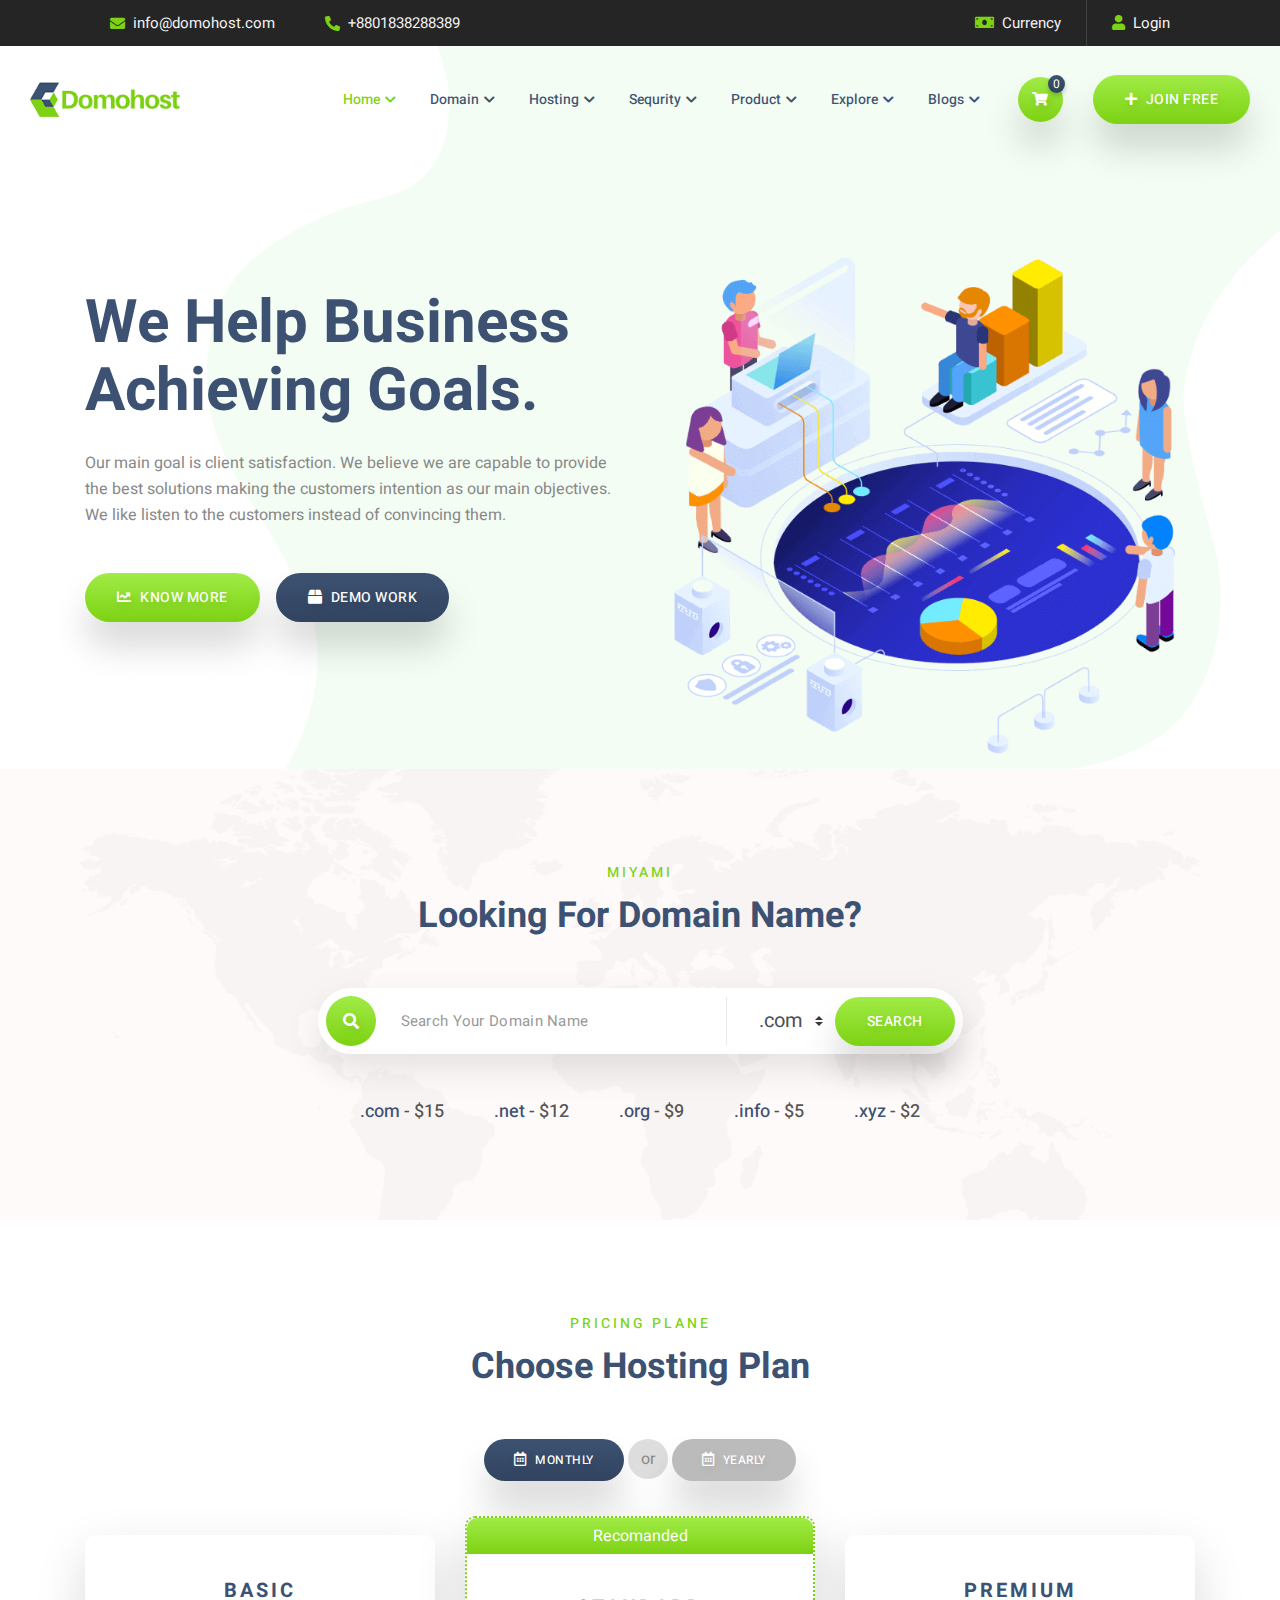
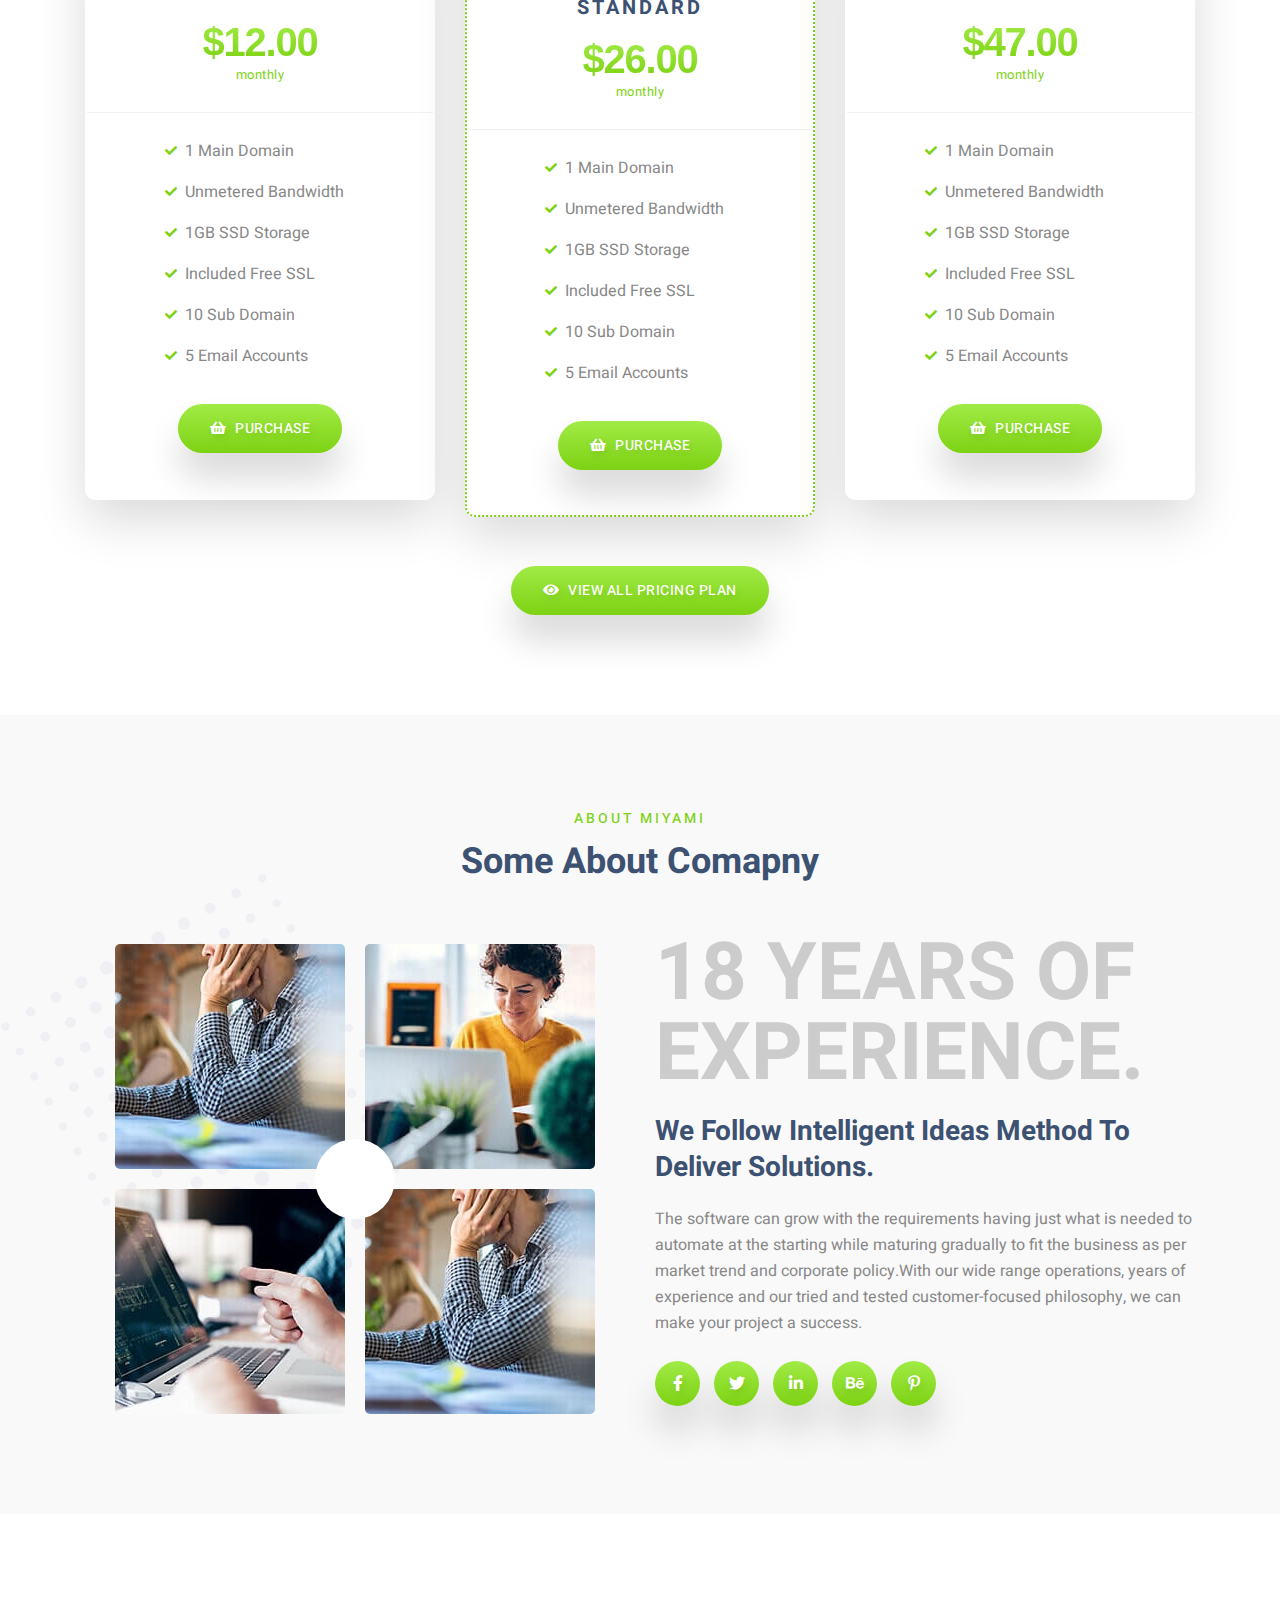
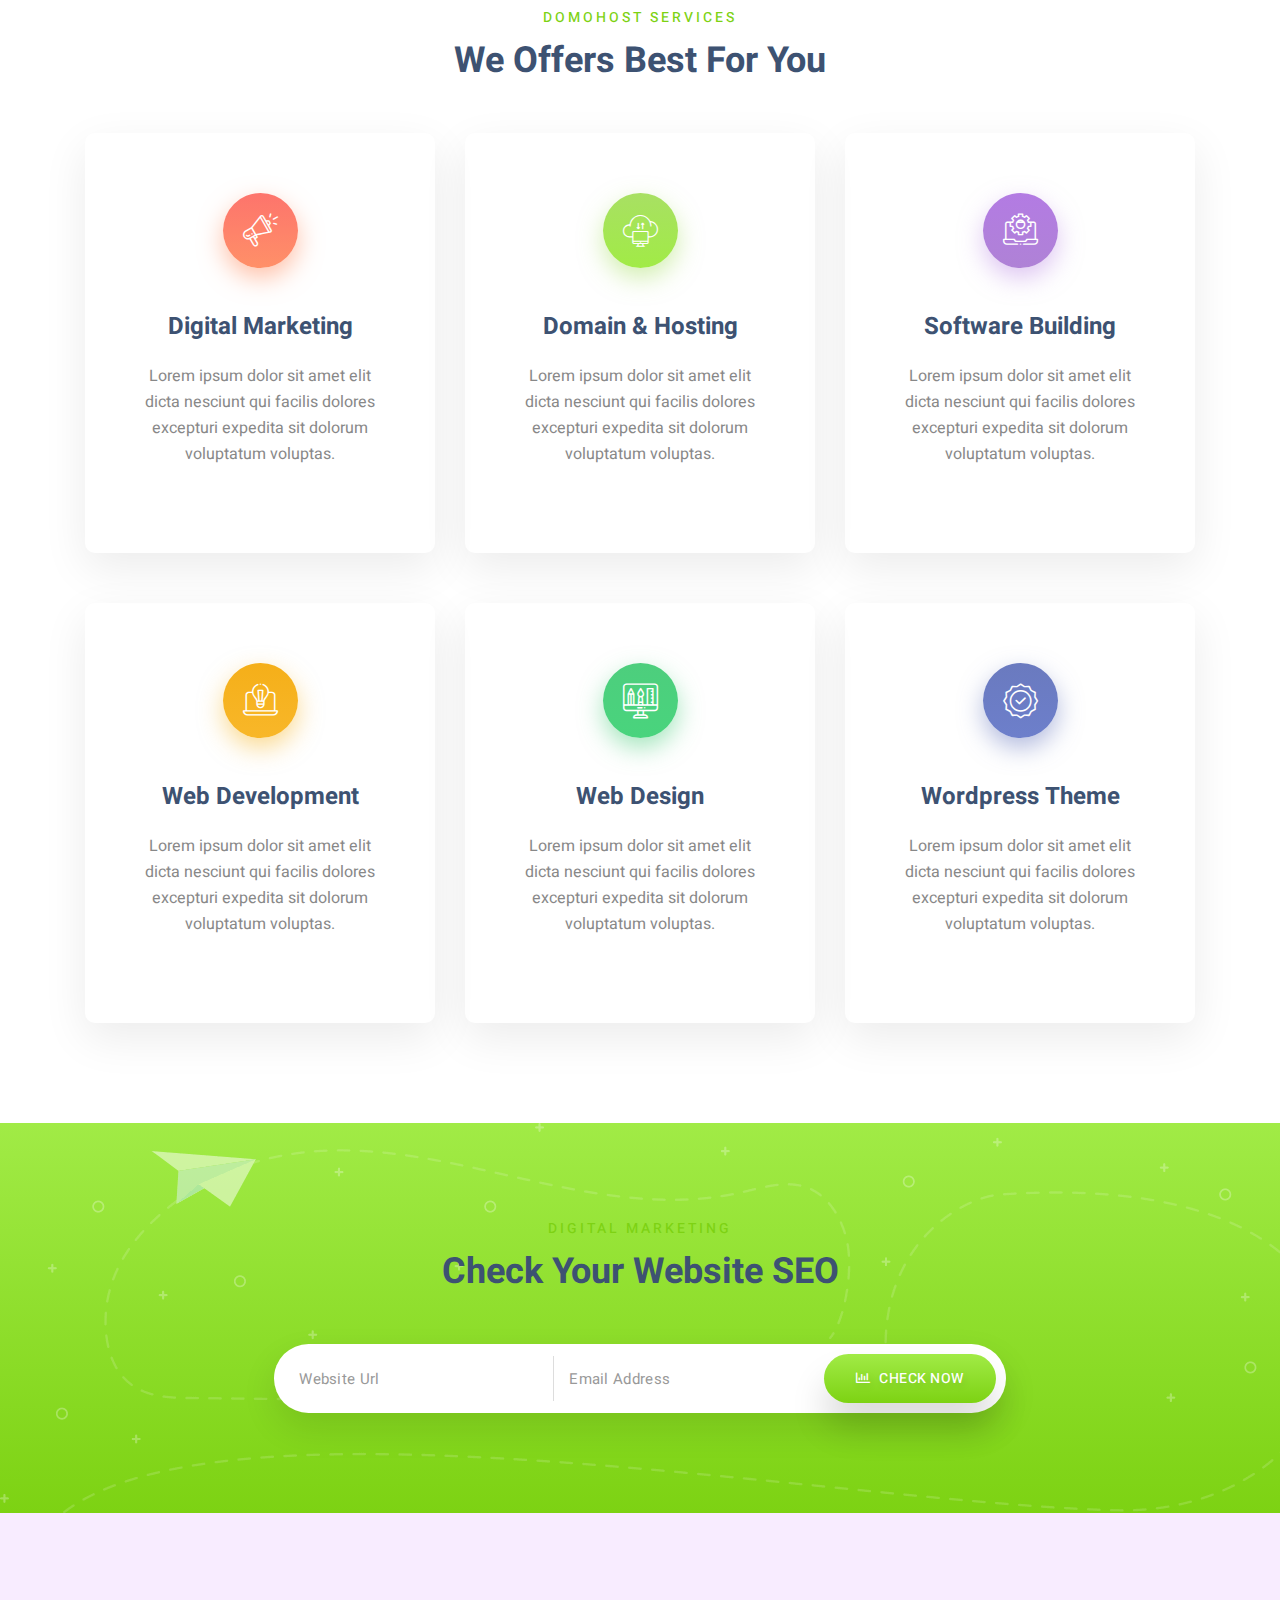
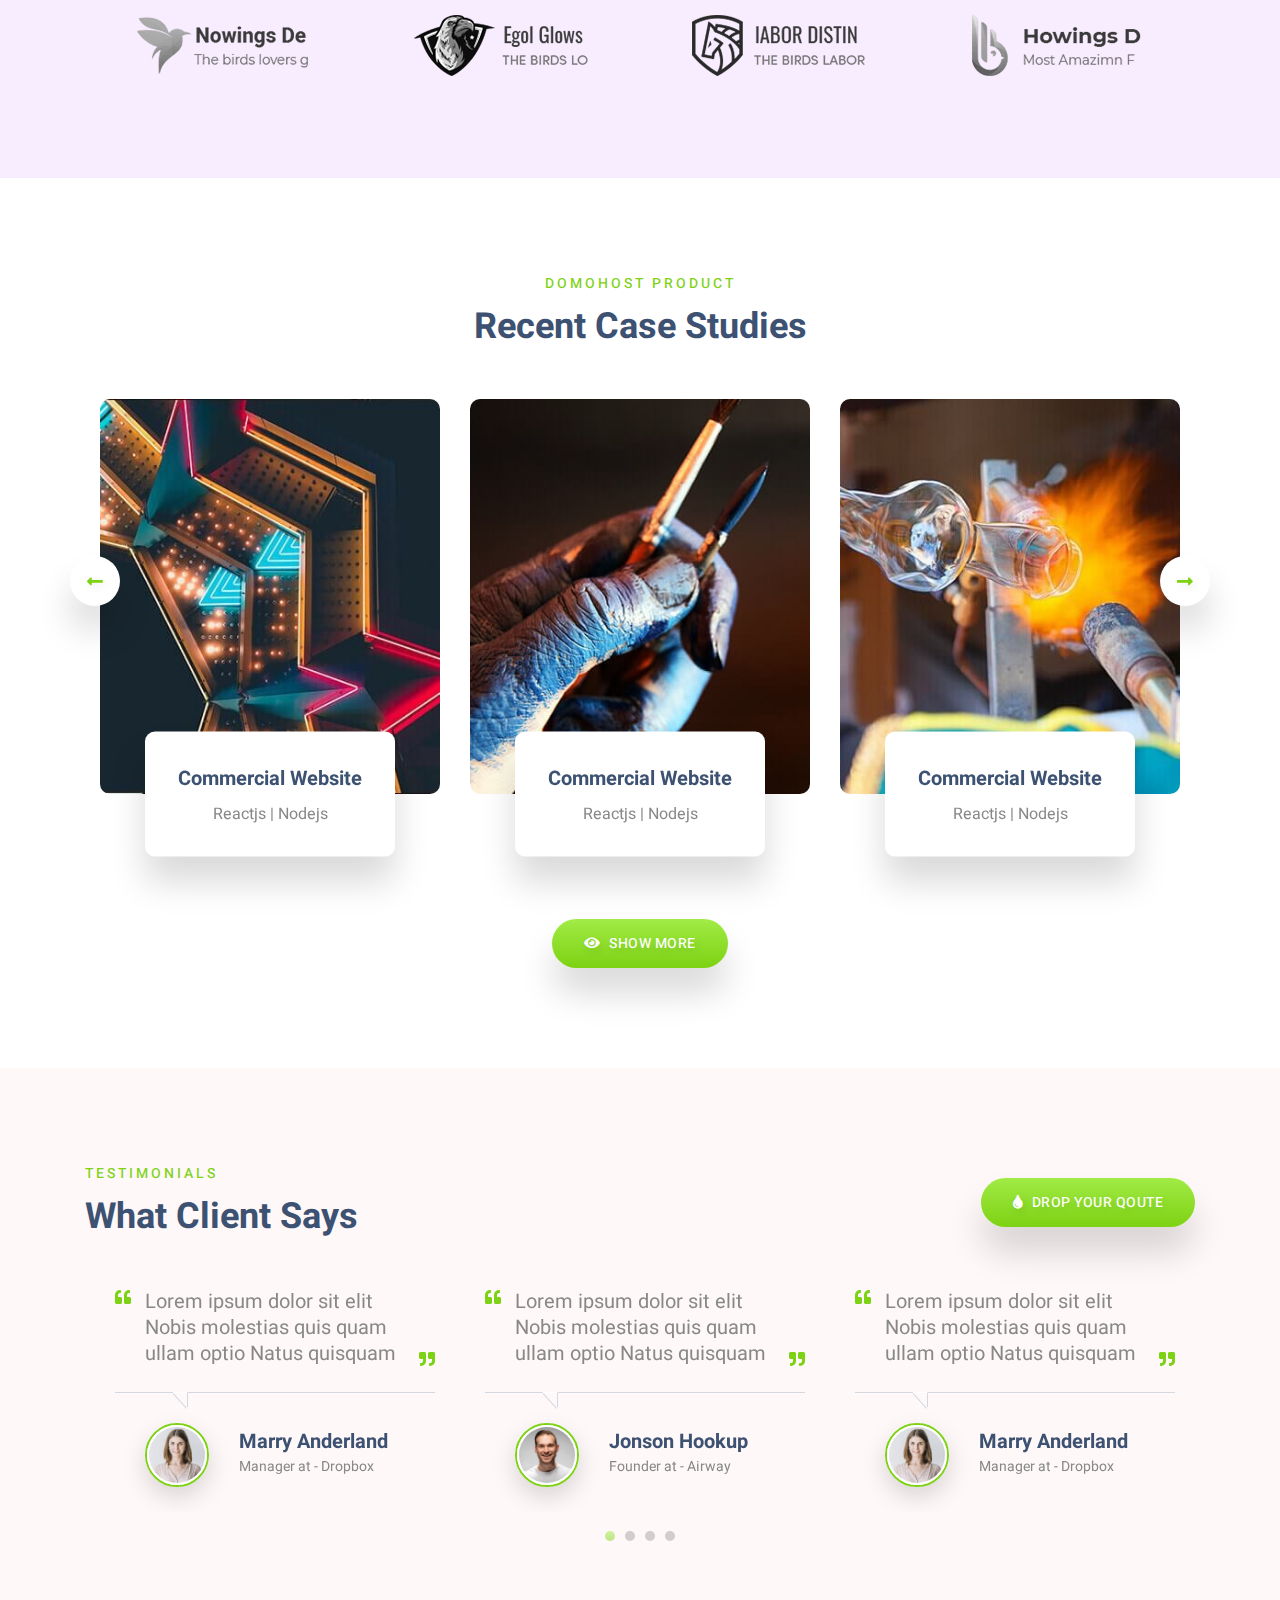
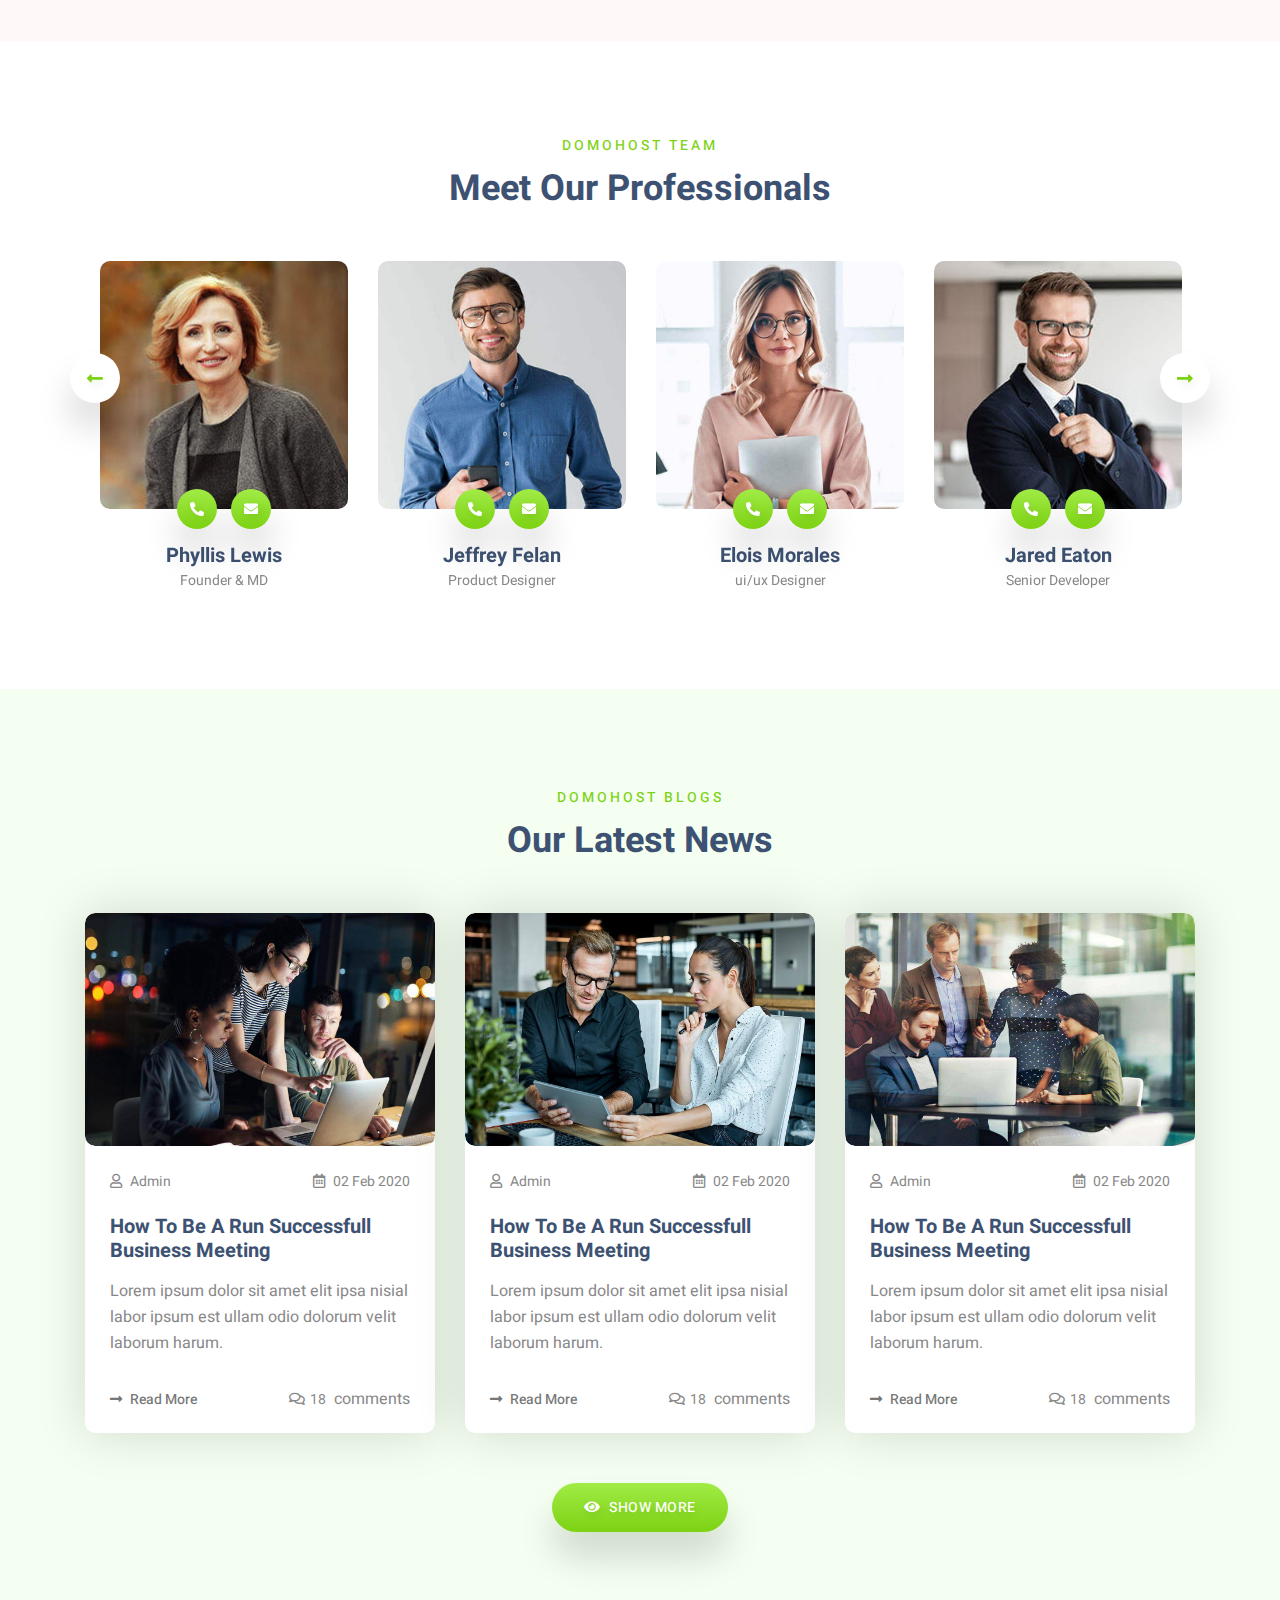
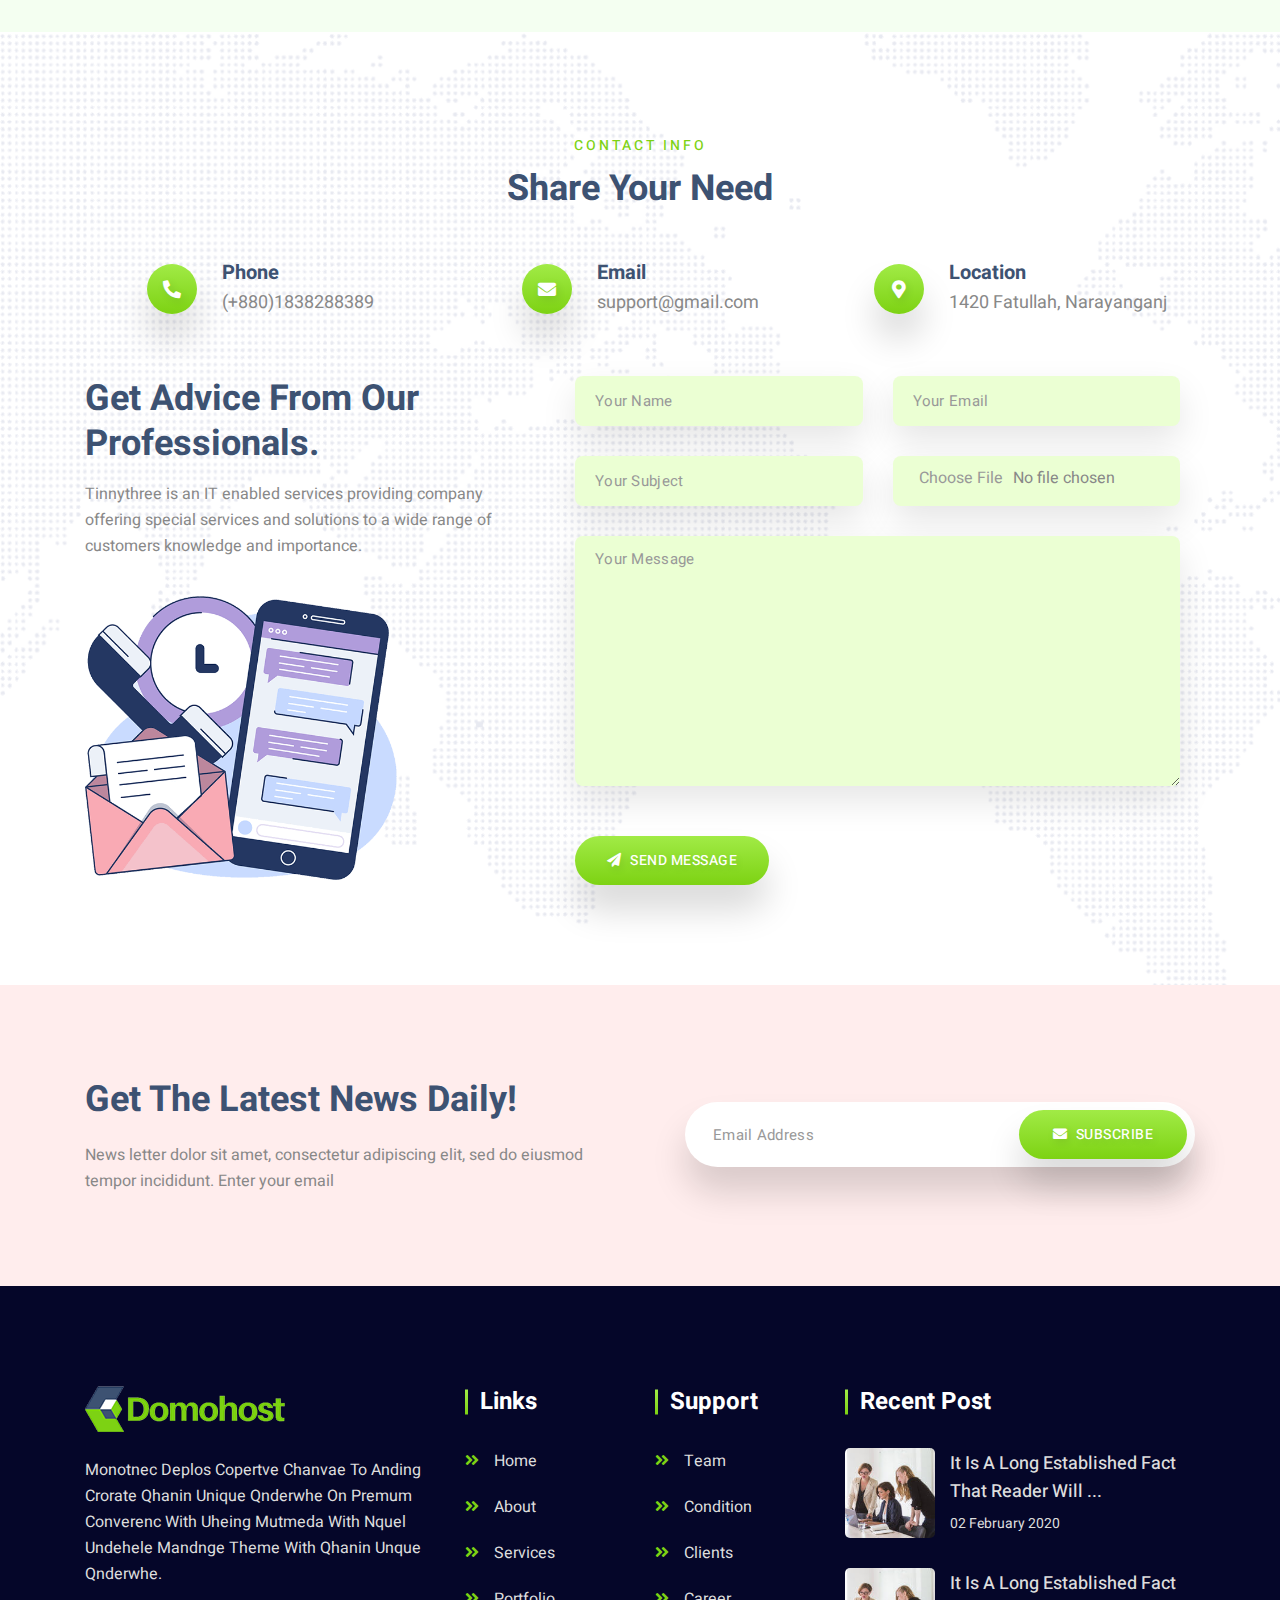
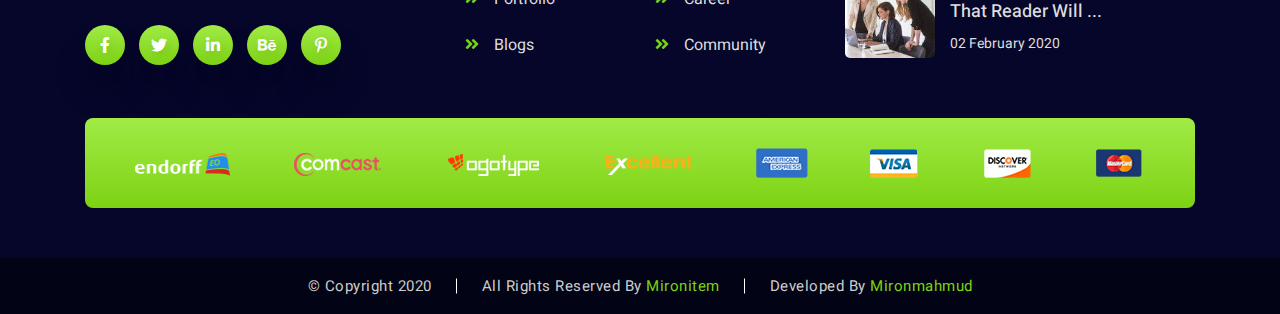
<file: index.html>
<!DOCTYPE html>
<html lang="en">
    <head>
        <meta charset="UTF-8">
        <meta name="viewport" content="width=device-width, initial-scale=1, shrink-to-fit=no">
        <title>Domohost - Home</title>
        <!--=====================================
                    CSS LINK PART START
        =======================================-->
        <!-- FOR PAGE ICON -->
        <link rel="icon" href="assets/images/favicon.png">

        <!-- FOR FONT ICON -->
        <link rel="stylesheet" href="assets/icon/flaticon/flaticon.css">
        <link rel="stylesheet" href="https://cdnjs.cloudflare.com/ajax/libs/font-awesome/5.13.0/css/all.min.css">

        <!-- FOR SLICK SLIDER -->
        <link rel="stylesheet" href="assets/source/css/slick.css">

        <!-- FOR BOOTSTRAP -->
        <link rel="stylesheet" href="assets/source/css/bootstrap.min.css">

        <!-- FOR STYLE -->
        <link rel="stylesheet" href="assets/source/css/main.css">
        <!--=====================================
                    CSS LINK PART END
        =======================================-->
    </head>
    <body>
        <!--=====================================
                    HEADER PART START
        =======================================-->
        <header class="header-part">
            <div class="container">
                <div class="row">
                    <div class="col-sm-12 col-md-6 col-lg-6">
                        <ul class="header-content">
                            <li>
                                <i class="fas fa-envelope"></i>
                                <p>info@domohost.com</p>
                            </li>
                            <li>
                                <i class="fas fa-phone-alt"></i>
                                <p>+8801838288389</p>
                            </li>
                        </ul>
                    </div>
                    <div class="col-sm-12 col-md-6 col-lg-6">
                        <ul class="header-content header-widget">
                            <li class="dropdown">
                                <a href="#"><i class="fas fa-money-bill"></i>currency</a>
                                <div class="dropdown-menu">
                                    <a class="dropdown-item" href="#">US Dollers</a>
                                    <a class="dropdown-item" href="#">British Pound</a>
                                    <a class="dropdown-item" href="#">Euro</a>
                                </div>
                            </li>
                            <li>
                                <a href="#"><i class="fas fa-user"></i>login</a>
                            </li>
                        </ul>
                    </div>
                </div>
            </div>
        </header>
        <!--=====================================
                    HEADER PART END
        =======================================-->


        <!--=====================================
                    NAVBAR PART START
        =======================================-->
        <nav class="navbar navbar-expand-lg">
            <div class="container">
                <a class="navbar-brand" href="index.html">
                    <img src="assets/images/main-logo.png" alt="main-logo">
                </a>
                <button class="navbar-toggler" type="button" data-toggle="collapse" data-target="#navbarSupportedContent" aria-controls="navbarSupportedContent" aria-expanded="false" aria-label="Toggle navigation">
                    <i class="fas fa-bars"></i>
                </button>

                <div class="collapse navbar-collapse" id="navbarSupportedContent">
                    <ul class="navbar-nav ml-auto">
                        <li class="nav-item active dropdown">
                            <a class="nav-link dropdown-toggle" href="#" role="button" data-toggle="dropdown" aria-haspopup="true" aria-expanded="false">
                                Home
                                <i class="fas fa-chevron-down"></i>
                            </a>
                            <div class="dropdown-menu">
                                <a class="dropdown-item" href="index.html">home default</a>
                                <a class="dropdown-item" href="home-1.html">home 1</a>
                                <a class="dropdown-item" href="home-2.html">home 2</a>
                            </div>
                        </li>
                        <li class="nav-item dropdown">
                            <a class="nav-link dropdown-toggle" href="#" role="button" data-toggle="dropdown" aria-haspopup="true" aria-expanded="false">
                                Domain
                                <i class="fas fa-chevron-down"></i>
                            </a>
                            <div class="dropdown-menu">
                                <a class="dropdown-item" href="domain.html">domain search</a>
                                <a class="dropdown-item" href="#">Transfer to us</a>
                                <a class="dropdown-item" href="#">best cupon</a>
                            </div>
                        </li>
                        <li class="nav-item dropdown">
                            <a class="nav-link dropdown-toggle" href="#" role="button" data-toggle="dropdown" aria-haspopup="true" aria-expanded="false">
                                Hosting
                                <i class="fas fa-chevron-down"></i>
                            </a>
                            <div class="dropdown-menu">
                                <a class="dropdown-item" href="hosting.html">hosting plan</a>
                                <a class="dropdown-item" href="#">Business hosting</a>
                                <a class="dropdown-item" href="#">Unlimited cloud</a>
                                <a class="dropdown-item" href="#">Beginer hosting</a>
                            </div>
                        </li>
                        <li class="nav-item dropdown">
                            <a class="nav-link dropdown-toggle" href="#" role="button" data-toggle="dropdown" aria-haspopup="true" aria-expanded="false">
                                Sequrity
                                <i class="fas fa-chevron-down"></i>
                            </a>
                            <div class="dropdown-menu">
                                <a class="dropdown-item" href="#">SSL Sequrity</a>
                                <a class="dropdown-item" href="#">Advance linux</a>
                                <a class="dropdown-item" href="#">E-commerce Sequrity</a>
                                <a class="dropdown-item" href="#">software development</a>
                            </div>
                        </li>
                        <li class="nav-item dropdown">
                            <a class="nav-link dropdown-toggle" href="#" role="button" data-toggle="dropdown" aria-haspopup="true" aria-expanded="false">
                                product
                                <i class="fas fa-chevron-down"></i>
                            </a>
                            <div class="dropdown-menu">
                                <a class="dropdown-item" href="product.html">all product</a>
                                <a class="dropdown-item" href="#">html template</a>
                                <a class="dropdown-item" href="#">React template</a>
                                <a class="dropdown-item" href="#">software</a>
                            </div>
                        </li>
                        <li class="nav-item dropdown">
                            <a class="nav-link dropdown-toggle" href="#" role="button" data-toggle="dropdown" aria-haspopup="true" aria-expanded="false">
                                Explore
                                <i class="fas fa-chevron-down"></i>
                            </a>
                            <div class="dropdown-menu">
                                <a class="dropdown-item" href="#">documentation</a>
                                <a class="dropdown-item" href="#">customer care</a>
                                <a class="dropdown-item" href="#">community</a>
                                <a class="dropdown-item" href="#">live support</a>
                                <a class="dropdown-item" href="#">web solution</a>
                                <a class="dropdown-item" href="#">privacy policy</a>
                                <a class="dropdown-item" href="#">contact us</a>
                            </div>
                        </li>
                        <li class="nav-item dropdown">
                            <a class="nav-link dropdown-toggle" href="#" role="button" data-toggle="dropdown" aria-haspopup="true" aria-expanded="false">
                                blogs
                                <i class="fas fa-chevron-down"></i>
                            </a>
                            <div class="dropdown-menu">
                                <a class="dropdown-item" href="blog-list.html">blog list</a>
                                <a class="dropdown-item" href="blog-details.html">blog details</a>
                            </div>
                        </li>
                    </ul>
                    <ul class="navbar-icon">
                        <li>
                            <a href="#"><i class="fas fa-shopping-cart"></i></a>
                            <span class="navbar-cart">0</span>
                        </li>
                    </ul>
                    <div class="navbar-btn">
                        <a class="btn btn-primary"><i class="fas fa-plus"></i> join free</a>
                    </div>
                </div>
            </div>
        </nav>
        <!--=====================================
                    NAVBAR PART END
        =======================================-->
        
        
        <!--=========================================
                       BANNER PART START
        ===========================================-->
        <section class="banner-part">
            <img class="banner-shape-1" src="assets/images/banner-shape-1.png" alt="banner-shape-1">
            <img class="banner-shape-2" src="assets/images/banner-shape-2.png" alt="banner-shape-2">
            <div class="container">
                <div class="row">
                    <div class="col-sm-12 col-md-6 col-lg-6">
                        <div class="banner-content">
                            <h1>We help business achieving goals.</h1>
                            <p>Our main goal is client satisfaction. We believe we are capable to provide the best solutions making the customers intention as our main objectives. We like listen to the customers instead of convincing them.</p>
                            <div class="banner-btn">
                                <a class="btn btn-primary" href="get.html">
                                    <i class="fas fa-chart-line"></i>
                                    know more
                                </a>
                                <a class="btn btn-outline-primary" href="portfolio.html">
                                    <i class="fas fa-box"></i>
                                    demo work
                                </a>
                            </div>
                        </div>
                    </div>
                    <div class="col-sm-12 col-md-6 col-lg-6">
                        <div class="banner-img">
                            <img src="assets/images/banner-img.png" alt="banner-img">
                        </div>
                    </div>
                </div>
            </div>
        </section>
        <!--=========================================
                       BANNER PART END
        ===========================================-->
        
        
        <!--=========================================
                       DOMAIN PART START
        ===========================================-->
        <section class="domain-part">
            <div class="domain-bg">
                <div class="container">
                    <div class="row">
                        <div class="col-lg-12">
                            <div class="section-heading">
                                <span class="title">Miyami</span>
                                <h2>looking for domain name?</h2>
                            </div>
                        </div>
                    </div>
                    <div class="row">
                        <div class="col-lg-12 text-center">
                            <form class="domain-form">
                                <div class="domain-input">
                                    <i class="fas fa-search"></i>
                                    <input type="text" placeholder="Search your domain name">
                                    <div class="domain-select">
                                        <select class="custom-select custom-select-lg">
                                            <option selected>.com</option>
                                            <option value="1">.net</option>
                                            <option value="2">.org</option>
                                            <option value="3">.info</option>
                                        </select>
                                    </div>
                                    <button class="btn btn-primary">search</button>
                                </div>
                            </form>
                        </div>
                        <div class="col-lg-12">
                            <div class="domain-suggest">
                                <ul>
                                    <li><p>.com <span>- $15</span></p></li>
                                    <li><p>.net <span>- $12</span></p></li>
                                    <li><p>.org <span>- $9</span></p></li>
                                    <li><p>.info <span>- $5</span></p></li>
                                    <li><p>.xyz <span>- $2</span></p></li>
                                </ul>
                            </div>
                        </div>
                    </div>
                </div>
            </div>
        </section>
        <!--=========================================
                       DOMAIN PART END
        ===========================================-->


        <!--=========================================
                      PRICE PART START
        ===========================================-->
        <section class="price-part">
            <div class="container">
                <div class="row">
                    <div class="col-lg-12">
                        <div class="section-heading">
                            <span class="title">pricing plane</span>
                            <h2>choose hosting plan</h2>
                        </div>
                    </div>
                </div>
                <div class="row">
                    <div class="col-lg-12 mb-4">
                        <ul class="duel-btn">
                            <li class="active">
                                <a class="btn btn-primary">
                                    <i class="far fa-calendar-alt"></i>
                                    monthly
                                </a>
                            </li>
                            <li><span>or</span></li>
                            <li>
                                <a class="btn btn-primary">
                                    <i class="far fa-calendar-alt"></i>
                                    yearly
                                </a>
                            </li>
                        </ul>
                    </div>
                </div>
                <div class="row">
                    <div class="col-sm-12 col-md-6 col-lg-4">
                        <div class="price-card">
                            <h3>basic</h3>
                            <h4>$12.00</h4> 
                            <small>monthly</small>
                            <ul class="price-list">
                                <li>
                                    <i class="fas fa-check"></i>
                                    <p>1 Main Domain</p>
                                </li>
                                <li>
                                    <i class="fas fa-check"></i>
                                    <p>Unmetered Bandwidth</p>
                                </li>
                                <li>
                                    <i class="fas fa-check"></i>
                                    <p>1GB SSD Storage</p>
                                </li>
                                <li>
                                    <i class="fas fa-check"></i>
                                    <p>Included Free SSL</p>
                                </li>
                                <li>
                                    <i class="fas fa-check"></i>
                                    <p>10 Sub Domain</p>
                                </li>
                                <li>
                                    <i class="fas fa-check"></i>
                                    <p>5 Email Accounts</p>
                                </li>
                            </ul>
                            <div class="purchase-btn">
                                <a class="btn btn-primary" href="#">
                                    <i class="fas fa-shopping-basket"></i>
                                    purchase
                                </a>
                            </div>
                        </div>
                    </div>
                    <div class="col-sm-12 col-md-6 col-lg-4">
                        <div class="price-card price-active">
                            <span class="price-badge">recomanded</span>
                            <h3>standard</h3>
                            <h4>$26.00</h4> 
                            <small>monthly</small>
                            <ul class="price-list">
                                <li>
                                    <i class="fas fa-check"></i>
                                    <p>1 Main Domain</p>
                                </li>
                                <li>
                                    <i class="fas fa-check"></i>
                                    <p>Unmetered Bandwidth</p>
                                </li>
                                <li>
                                    <i class="fas fa-check"></i>
                                    <p>1GB SSD Storage</p>
                                </li>
                                <li>
                                    <i class="fas fa-check"></i>
                                    <p>Included Free SSL</p>
                                </li>
                                <li>
                                    <i class="fas fa-check"></i>
                                    <p>10 Sub Domain</p>
                                </li>
                                <li>
                                    <i class="fas fa-check"></i>
                                    <p>5 Email Accounts</p>
                                </li>
                            </ul>
                            <div class="purchase-btn">
                                <a class="btn btn-primary" href="#">
                                    <i class="fas fa-shopping-basket"></i>
                                    purchase
                                </a>
                            </div>
                        </div>
                    </div>
                    <div class="col-sm-12 col-md-6 col-lg-4">
                        <div class="price-card">
                            <h3>premium</h3>
                            <h4>$47.00</h4> 
                            <small>monthly</small>
                            <ul class="price-list">
                                <li>
                                    <i class="fas fa-check"></i>
                                    <p>1 Main Domain</p>
                                </li>
                                <li>
                                    <i class="fas fa-check"></i>
                                    <p>Unmetered Bandwidth</p>
                                </li>
                                <li>
                                    <i class="fas fa-check"></i>
                                    <p>1GB SSD Storage</p>
                                </li>
                                <li>
                                    <i class="fas fa-check"></i>
                                    <p>Included Free SSL</p>
                                </li>
                                <li>
                                    <i class="fas fa-check"></i>
                                    <p>10 Sub Domain</p>
                                </li>
                                <li>
                                    <i class="fas fa-check"></i>
                                    <p>5 Email Accounts</p>
                                </li>
                            </ul>
                            <div class="purchase-btn">
                                <a class="btn btn-primary" href="#">
                                    <i class="fas fa-shopping-basket"></i>
                                    purchase
                                </a>
                            </div>
                        </div>
                    </div>
                </div>
                <div class="row">
                    <div class="col-lg-12">
                        <div class="price-btn">
                            <a class="btn btn-primary" href="#">
                                <i class="fas fa-eye"></i> 
                                view all pricing plan
                            </a>
                        </div>
                    </div>
                </div>
            </div>
        </section>
        <!--=========================================
                      PRICE PART END
        ===========================================-->
        
        
        <!--=========================================
                      ABOUT PART START
        ===========================================-->
        <section class="about-part">
            <div class="about-shape"></div>
            <div class="container">
                <div class="row">
                    <div class="col-lg-12">
                        <div class="section-heading">
                            <span class="title">about Miyami</span>
                            <h2>some about comapny</h2>
                        </div>
                    </div>
                </div>
                <div class="row">
                    <div class="col-lg-6 col-md-6">
                        <div class="about-img">
                            <img src="assets/images/about-image-1.jpg" alt="about-img-1">
                            <img src="assets/images/about-image-2.jpg" alt="about-img-2">
                            <img src="assets/images/about-image-3.jpg" alt="about-img-3">
                            <img src="assets/images/about-image-1.jpg" alt="about-img-1">
                        </div>
                    </div>
                    <div class="col-lg-6 col-md-6">
                        <div class="about-content">
                            <h3>18 years of experience.</h3>
                            <h4>We Follow Intelligent Ideas Method To Deliver Solutions.</h4>
                            <p>The software can grow with the requirements having just what is needed to automate at the starting while maturing gradually to fit the business as per market trend and corporate policy.With our wide range operations, years of experience and our tried and tested customer-focused philosophy, we can make your project a success.</p>
                        </div>
                        <ul class="social-icon">
                            <li><a href="#"><i class="fab fa-facebook-f"></i></a></li>
                            <li><a href="#"><i class="fab fa-twitter"></i></a></li>
                            <li><a href="#"><i class="fab fa-linkedin-in"></i></a></li>
                            <li><a href="#"><i class="fab fa-behance"></i></a></li>
                            <li><a href="#"><i class="fab fa-pinterest-p"></i></a></li>
                        </ul>
                    </div>
                </div>
            </div>
        </section>
        <!--=========================================
                      ABOUT PART END
        ===========================================-->
        
        
        <!--=========================================
                       SERVICE PART PART
        ===========================================-->
        <section class="service-part">
            <div class="container">
                <div class="row">
                    <div class="col-lg-12">
                        <div class="section-heading">
                            <span class="title">Domohost services</span>
                            <h2>we offers best for you</h2>
                        </div>
                    </div>
                </div>
                <div class="row">
                    <div class="col-md-6 col-lg-4">
                        <div class="service-card card-1">
                            <div class="service-icon">
                                <i class="flaticon-promotion"></i>
                            </div>
                            <h3>Digital Marketing</h3>
                            <p>Lorem ipsum dolor sit amet elit dicta nesciunt qui facilis dolores excepturi expedita sit dolorum voluptatum voluptas.</p>
                            <a href="digital.html"><i class="fas fa-long-arrow-alt-right"></i></a>
                        </div>
                    </div>
                    <div class="col-md-6 col-lg-4">
                        <div class="service-card card-2">
                            <div class="service-icon">
                                <i class="flaticon-cloud-storage"></i>
                            </div>
                            <h3>Domain &amp; Hosting</h3>
                            <p>Lorem ipsum dolor sit amet elit dicta nesciunt qui facilis dolores excepturi expedita sit dolorum voluptatum voluptas.</p>
                            <a href="digital.html"><i class="fas fa-long-arrow-alt-right"></i></a>
                        </div>
                    </div>
                    <div class="col-md-6 col-lg-4">
                        <div class="service-card card-3">
                            <div class="service-icon">
                                <i class="flaticon-configuration"></i>
                            </div>
                            <h3>Software Building</h3>
                            <p>Lorem ipsum dolor sit amet elit dicta nesciunt qui facilis dolores excepturi expedita sit dolorum voluptatum voluptas.</p>
                            <a href="digital.html"><i class="fas fa-long-arrow-alt-right"></i></a>
                        </div>
                    </div>
                    <div class="col-md-6 col-lg-4">
                        <div class="service-card card-4">
                            <div class="service-icon">
                                <i class="flaticon-idea"></i>
                            </div>
                            <h3>Web Development</h3>
                            <p>Lorem ipsum dolor sit amet elit dicta nesciunt qui facilis dolores excepturi expedita sit dolorum voluptatum voluptas.</p>
                            <a href="digital.html"><i class="fas fa-long-arrow-alt-right"></i></a>
                        </div>
                    </div>
                    <div class="col-md-6 col-lg-4">
                        <div class="service-card card-5">
                            <div class="service-icon">
                                <i class="flaticon-computer"></i>
                            </div>
                            <h3>Web Design</h3>
                            <p>Lorem ipsum dolor sit amet elit dicta nesciunt qui facilis dolores excepturi expedita sit dolorum voluptatum voluptas.</p>
                            <a href="develop.html"><i class="fas fa-long-arrow-alt-right"></i></a>
                        </div>
                    </div>
                    <div class="col-md-6 col-lg-4">
                        <div class="service-card card-6">
                            <div class="service-icon">
                                <i class="flaticon-medal"></i>
                            </div>
                            <h3>wordpress theme</h3>
                            <p>Lorem ipsum dolor sit amet elit dicta nesciunt qui facilis dolores excepturi expedita sit dolorum voluptatum voluptas.</p>
                            <a href="word-theme.html"><i class="fas fa-long-arrow-alt-right"></i></a>
                        </div>
                    </div>
                </div>
            </div>
        </section>
        <!--=========================================
                       SERVICE PART END
        ===========================================-->
        
        
        <!--=========================================
                      SEO PART START
        ===========================================-->
        <section class="seo-part">
            <div class="seo-overlay">
                <div class="container">
                    <div class="row">
                        <div class="col-lg-12">
                            <div class="section-heading">
                                <span class="title">digital marketing</span>
                                <h2>Check Your Website SEO</h2>
                            </div>
                        </div>
                    </div>
                    <div class="row">
                        <div class="col-lg-12">
                            <form class="seo-form">
                                <div class="seo-content">
                                    <div class="seo-input">
                                        <input type="text" placeholder="website url">
                                        <input type="text" placeholder="email address">
                                        <button class="btn btn-primary">
                                            <i class="far fa-chart-bar"></i>
                                            check now
                                        </button>
                                    </div>
                                </div>
                            </form>
                        </div>
                    </div>
                </div>
            </div>
        </section>
        <!--=========================================
                      SEO PART END
        ===========================================-->


        <!--=========================================
                       COMPANY PART PART
        ===========================================-->
        <section class="company-part">
            <div class="container">
                <div class="company-img">
                    <a href="#"><img src="assets/images/compa-1.png" alt="compa-1"></a>
                    <a href="#"><img src="assets/images/compa-2.png" alt="compa-2"></a>
                    <a href="#"><img src="assets/images/compa-3.png" alt="compa-3"></a>
                    <a href="#"><img src="assets/images/compa-4.png" alt="compa-4"></a>
                    <a href="#"><img src="assets/images/compa-5.png" alt="compa-5"></a>
                </div>
            </div>
        </section>
        <!--=========================================
                       COMPANY PART END
        ===========================================-->
        
        
        <!--=========================================
                      PRODUCT PART START
        ===========================================-->
        <section class="port-part">
            <div class="container">
                <div class="row">
                    <div class="col-lg-12">
                        <div class="section-heading">
                            <span class="title">Domohost product</span>
                            <h2>recent case studies</h2>
                        </div>
                    </div>
                </div>
                <div class="port-parent">
                    <div class="port-card">
                        <div class="port-img">
                            <img src="assets/images/port-1.jpg" alt="port-1">
                            <div class="port-overlay">
                                <ul class="port-cover">
                                    <li><a href="#">purchase item</a></li>
                                    <li><a href="#">live preview</a></li>
                                </ul>
                            </div>
                        </div>
                        <div class="port-details">
                            <h4>commercial Website</h4>
                            <p>reactjs | nodejs</p>
                        </div>
                    </div>
                    <div class="port-card">
                        <div class="port-img">
                            <img src="assets/images/port-2.jpg" alt="port-2">
                            <div class="port-overlay">
                                <ul class="port-cover">
                                    <li><a href="#">purchase item</a></li>
                                    <li><a href="#">live preview</a></li>
                                </ul>
                            </div>
                        </div>
                        <div class="port-details">
                            <h4>commercial Website</h4>
                            <p>reactjs | nodejs</p>
                        </div>
                    </div>
                    <div class="port-card">
                        <div class="port-img">
                            <img src="assets/images/port-3.jpg" alt="port-3">
                            <div class="port-overlay">
                                <ul class="port-cover">
                                    <li><a href="#">purchase item</a></li>
                                    <li><a href="#">live preview</a></li>
                                </ul>
                            </div>
                        </div>
                        <div class="port-details">
                            <h4>commercial Website</h4>
                            <p>reactjs | nodejs</p>
                        </div>
                    </div>
                    <div class="port-card">
                        <div class="port-img">
                            <img src="assets/images/port-4.jpg" alt="port-4">
                            <div class="port-overlay">
                                <ul class="port-cover">
                                    <li><a href="#">purchase item</a></li>
                                    <li><a href="#">live preview</a></li>
                                </ul>
                            </div>
                        </div>
                        <div class="port-details">
                            <h4>commercial Website</h4>
                            <p>reactjs | nodejs</p>
                        </div>
                    </div>
                </div>
                <div class="port-btn">
                    <a class="btn btn-primary" href="#">
                        <i class="fas fa-eye"></i> 
                        show more
                    </a>
                </div>
            </div>
        </section>
        <!--=========================================
                      PRODUCT PART END
        ===========================================-->


        <!--===================================
                TESTIMONIAL PART START
        =====================================-->
        <section class="testi-part">
            <div class="container">
                <div class="row">
                    <div class="col-lg-6">
                        <div class="section-heading text-left">
                            <span class="title">Testimonials</span>
                            <h2>what client says</h2>
                        </div>
                    </div>
                    <div class="col-lg-6">
                        <div class="testi-btn">
                            <a class="btn btn-primary" href="#">
                                <i class="fas fa-tint"></i>
                                drop your qoute
                            </a>
                        </div>
                    </div>
                </div>
                <div class="testi-slider">
                    <div class="testi-card">
                        <div class="testi-quote">
                            <i class="fas fa-quote-left"></i>
                            <i class="fas fa-quote-right"></i>
                            <p>Lorem ipsum dolor sit elit Nobis molestias quis quam ullam optio Natus quisquam</p>
                        </div>
                        <div class="testi-author">
                            <a href="#"><img src="assets/images/testi-1.png" alt="testi-1"></a>
                            <ul class="author-details">
                                <li><h4>marry anderland</h4></li>
                                <li><p>Manager at - Dropbox</p></li>
                            </ul>
                        </div>
                    </div>
                    <div class="testi-card">
                        <div class="testi-quote">
                            <i class="fas fa-quote-left"></i>
                            <i class="fas fa-quote-right"></i>
                            <p>Lorem ipsum dolor sit elit Nobis molestias quis quam ullam optio Natus quisquam</p>
                        </div>
                        <div class="testi-author">
                            <a href="#"><img src="assets/images/testi-2.png" alt="testi-2"></a>
                            <ul class="author-details">
                                <li><h4>jonson hookup</h4></li>
                                <li><p>Founder at - Airway</p></li>
                            </ul>
                        </div>
                    </div>
                    <div class="testi-card">
                        <div class="testi-quote">
                            <i class="fas fa-quote-left"></i>
                            <i class="fas fa-quote-right"></i>
                            <p>Lorem ipsum dolor sit elit Nobis molestias quis quam ullam optio Natus quisquam</p>
                        </div>
                        <div class="testi-author">
                            <a href="#"><img src="assets/images/testi-1.png" alt="testi-1"></a>
                            <ul class="author-details">
                                <li><h4>marry anderland</h4></li>
                                <li><p>Manager at - Dropbox</p></li>
                            </ul>
                        </div>
                    </div>
                    <div class="testi-card">
                        <div class="testi-quote">
                            <i class="fas fa-quote-left"></i>
                            <i class="fas fa-quote-right"></i>
                            <p>Lorem ipsum dolor sit elit Nobis molestias quis quam ullam optio Natus quisquam</p>
                        </div>
                        <div class="testi-author">
                            <a href="#"><img src="assets/images/testi-2.png" alt="testi-2"></a>
                            <ul class="author-details">
                                <li><h4>jonson hookup</h4></li>
                                <li><p>Founder at - Airway</p></li>
                            </ul>
                        </div>
                    </div>
                </div>
            </div>
        </section>
        <!--=====================================
                    TESTIMONAIL PART END
        =======================================-->
        
        
        <!--=========================================
                      TEAM PART START
        ===========================================-->
        <section class="team-part">
            <div class="container">
                <div class="row">
                    <div class="col-lg-12">
                        <div class="section-heading">
                            <span class="title">Domohost team</span>
                            <h2>meet our professionals</h2>
                        </div>
                    </div>
                </div>
                <div class="team-slider">
                    <div class="team-card">
                        <div class="team-img">
                            <img src="assets/images/team-1.jpg" alt="team-1">
                            <div class="team-overlay">
                                <ul class="social-icon team-social">
                                    <li><a href="#"><i class="fab fa-facebook-f"></i></a></li>
                                    <li><a href="#"><i class="fab fa-twitter"></i></a></li>
                                    <li><a href="#"><i class="fab fa-linkedin-in"></i></a></li>
                                </ul>
                            </div>
                            <ul class="social-icon team-contact">
                                <li><a href="#"><i class="fas fa-phone-alt"></i></a></li>
                                <li><a href="#"><i class="fas fa-envelope"></i></a></li>
                            </ul>
                        </div>
                        <div class="team-meta">
                            <h4>Phyllis Lewis</h4>
                            <p>Founder &amp; MD</p>
                        </div>
                    </div>
                    <div class="team-card">
                        <div class="team-img">
                            <img src="assets/images/team-2.jpg" alt="team-2">
                            <div class="team-overlay">
                                <ul class="social-icon team-social">
                                    <li><a href="#"><i class="fab fa-facebook-f"></i></a></li>
                                    <li><a href="#"><i class="fab fa-twitter"></i></a></li>
                                    <li><a href="#"><i class="fab fa-linkedin-in"></i></a></li>
                                </ul>
                            </div>
                            <ul class="social-icon team-contact">
                                <li><a href="#"><i class="fas fa-phone-alt"></i></a></li>
                                <li><a href="#"><i class="fas fa-envelope"></i></a></li>
                            </ul>
                        </div>
                        <div class="team-meta">
                            <h4>Jeffrey Felan</h4>
                            <p>Product Designer</p>
                        </div>
                    </div>
                    <div class="team-card">
                        <div class="team-img">
                            <img src="assets/images/team-3.jpg" alt="team-3">
                            <div class="team-overlay">
                                <ul class="social-icon team-social">
                                    <li><a href="#"><i class="fab fa-facebook-f"></i></a></li>
                                    <li><a href="#"><i class="fab fa-twitter"></i></a></li>
                                    <li><a href="#"><i class="fab fa-linkedin-in"></i></a></li>
                                </ul>
                            </div>
                            <ul class="social-icon team-contact">
                                <li><a href="#"><i class="fas fa-phone-alt"></i></a></li>
                                <li><a href="#"><i class="fas fa-envelope"></i></a></li>
                            </ul>
                        </div>
                        <div class="team-meta">
                            <h4>Elois Morales</h4>
                            <p>ui/ux Designer</p>
                        </div>
                    </div>
                    <div class="team-card">
                        <div class="team-img">
                            <img src="assets/images/team-4.jpg" alt="team-4">
                            <div class="team-overlay">
                                <ul class="social-icon team-social">
                                    <li><a href="#"><i class="fab fa-facebook-f"></i></a></li>
                                    <li><a href="#"><i class="fab fa-twitter"></i></a></li>
                                    <li><a href="#"><i class="fab fa-linkedin-in"></i></a></li>
                                </ul>
                            </div>
                            <ul class="social-icon team-contact">
                                <li><a href="#"><i class="fas fa-phone-alt"></i></a></li>
                                <li><a href="#"><i class="fas fa-envelope"></i></a></li>
                            </ul>
                        </div>
                        <div class="team-meta">
                            <h4>Jared Eaton</h4>
                            <p>Senior Developer</p>
                        </div>
                    </div>
                    <div class="team-card">
                        <div class="team-img">
                            <img src="assets/images/team-5.jpg" alt="team-5">
                            <div class="team-overlay">
                                <ul class="social-icon team-social">
                                    <li><a href="#"><i class="fab fa-facebook-f"></i></a></li>
                                    <li><a href="#"><i class="fab fa-twitter"></i></a></li>
                                    <li><a href="#"><i class="fab fa-linkedin-in"></i></a></li>
                                </ul>
                            </div>
                            <ul class="social-icon team-contact">
                                <li><a href="#"><i class="fas fa-phone-alt"></i></a></li>
                                <li><a href="#"><i class="fas fa-envelope"></i></a></li>
                            </ul>
                        </div>
                        <div class="team-meta">
                            <h4>Claudia Rademacher</h4>
                            <p>HR Officer</p>
                        </div>
                    </div>
                </div>
            </div>
        </section>
        <!--=========================================
                      TEAM PART END
        ===========================================-->
        
        
        <!--=========================================
                      BLOG PART START
        ===========================================-->
        <section class="blog-part">
            <div class="container">
                <div class="row">
                    <div class="col-lg-12">
                        <div class="section-heading">
                            <span class="title">Domohost blogs</span>
                            <h2>our latest news</h2>
                        </div>
                    </div>
                </div>
                <div class="row">
                    <div class="col-lg-4 col-md-6">
                        <div class="blog-card">
                            <div class="blog-img">
                                <img src="assets/images/blog-1.jpg" alt="blog-1">
                            </div>
                            <div class="blog-content">
                                <ul class="blog-meta">
                                    <li>
                                        <i class="far fa-user"></i>
                                        <p>admin</p>
                                    </li>
                                    <li>
                                        <i class="far fa-calendar-alt"></i>
                                        <p>02 feb 2020</p>
                                    </li>
                                </ul>
                                <div class="blog-text">
                                    <h4>How to be a run successfull business meeting</h4>
                                    <p>Lorem ipsum dolor sit amet elit ipsa nisial labor ipsum est ullam odio dolorum velit laborum harum.</p>
                                </div>
                                <ul class="blog-btn">
                                    <li>
                                        <a href="blog-details.html">
                                            <i class="fas fa-long-arrow-alt-right"></i>
                                            read more
                                        </a>
                                    </li>
                                    <li>
                                        <i class="far fa-comments"></i>
                                        <p>18</p>
                                        <span>comments</span>
                                    </li>
                                </ul>
                            </div>
                        </div>
                    </div>
                    <div class="col-lg-4 col-md-6">
                        <div class="blog-card">
                            <div class="blog-img">
                                <img src="assets/images/blog-2.jpg" alt="blog-2">
                            </div>
                            <div class="blog-content">
                                <ul class="blog-meta">
                                    <li>
                                        <i class="far fa-user"></i>
                                        <p>admin</p>
                                    </li>
                                    <li>
                                        <i class="far fa-calendar-alt"></i>
                                        <p>02 feb 2020</p>
                                    </li>
                                </ul>
                                <div class="blog-text">
                                    <h4>How to be a run successfull business meeting</h4>
                                    <p>Lorem ipsum dolor sit amet elit ipsa nisial labor ipsum est ullam odio dolorum velit laborum harum.</p>
                                </div>
                                <ul class="blog-btn">
                                    <li>
                                        <a href="blog-details.html">
                                            <i class="fas fa-long-arrow-alt-right"></i>
                                            read more
                                        </a>
                                    </li>
                                    <li>
                                        <i class="far fa-comments"></i>
                                        <p>18</p>
                                        <span>comments</span>
                                    </li>
                                </ul>
                            </div>
                        </div>
                    </div>
                    <div class="col-lg-4 col-md-6">
                        <div class="blog-card">
                            <div class="blog-img">
                                <img src="assets/images/blog-3.jpg" alt="blog-3">
                            </div>
                            <div class="blog-content">
                                <ul class="blog-meta">
                                    <li>
                                        <i class="far fa-user"></i>
                                        <p>admin</p>
                                    </li>
                                    <li>
                                        <i class="far fa-calendar-alt"></i>
                                        <p>02 feb 2020</p>
                                    </li>
                                </ul>
                                <div class="blog-text">
                                    <h4>How to be a run successfull business meeting</h4>
                                    <p>Lorem ipsum dolor sit amet elit ipsa nisial labor ipsum est ullam odio dolorum velit laborum harum.</p>
                                </div>
                                <ul class="blog-btn">
                                    <li>
                                        <a href="blog-details.html">
                                            <i class="fas fa-long-arrow-alt-right"></i>
                                            read more
                                        </a>
                                    </li>
                                    <li>
                                        <i class="far fa-comments"></i>
                                        <p>18</p>
                                        <span>comments</span>
                                    </li>
                                </ul>
                            </div>
                        </div>
                    </div>
                    <div class="col-lg-12">
                        <div class="blog-more">
                            <a class="btn btn-primary" href="blog-list.html">
                                <i class="fas fa-eye"></i> 
                                show more
                            </a>
                        </div>
                    </div>
                </div>
            </div>
        </section>
        <!--=========================================
                      BLOG PART END
        ===========================================-->
        
        
        <!--=========================================
                      CONTACT PART START
        ===========================================-->
        <section class="contact-part">
            <div class="container">
                <div class="row">
                    <div class="col-lg-12">
                        <div class="section-heading">
                            <span class="title">contact info</span>
                            <h2>share your need</h2>
                        </div>
                    </div>
                </div>
                <div class="row">
                    <div class="col-md-4 col-lg-4">
                        <div class="contact-info">
                            <i class="fas fa-phone-alt"></i>
                            <div class="contact-text">
                                <h4>phone</h4>
                                <p>(+880)1838288389</p>
                            </div>
                        </div>
                    </div>
                    <div class="col-md-4 col-lg-4">
                        <div class="contact-info">
                            <i class="fas fa-envelope"></i>
                            <div class="contact-text">
                                <h4>email</h4>
                                <p>support@gmail.com</p>
                            </div>
                        </div>
                    </div>
                    <div class="col-md-4 col-lg-4">
                        <div class="contact-info">
                            <i class="fas fa-map-marker-alt"></i>
                            <div class="contact-text">
                                <h4>location</h4>
                                <p>1420 Fatullah, Narayanganj</p>
                            </div>
                        </div>
                    </div>
                </div>
                <div class="row">
                    <div class="col-lg-5 col-md-5">
                        <div class="contact-content">
                            <h2>Get Advice From Our Professionals.</h2>
                            <p>Tinnythree is an IT enabled services providing company offering special services and solutions to a wide range of customers knowledge and importance.</p>
                            <img src="assets/images/contact-img.png" alt="contact-img">
                        </div>
                    </div>
                    <div class="col-lg-7 col-md-7">
                        <form class="contact-form">
                            <div class="contact-input">
                                <input type="text" placeholder="your name">
                                <input type="email" placeholder="your email">
                            </div>
                            <div class="contact-input">
                                <input type="text" placeholder="your subject">
                                <input type="file">
                            </div>
                            <div class="contact-input">
                                <textarea placeholder="your message"></textarea>
                            </div>
                            <button class="btn btn-primary">
                                <i class="fas fa-paper-plane"></i> 
                                send message
                            </button>
                        </form>
                    </div>
                </div>
            </div>
        </section>
        <!--=========================================
                      CONTACT PART END
        ===========================================-->


        <!--=========================================
                    NEWSLETTER PART START
        ===========================================-->
        <section class="news-part">
            <div class="container">
                <div class="row">
                    <div class="col-md-6 col-lg-6">
                        <div class="news-content">
                            <h2>Get The Latest News Daily!</h2>
                            <p>News letter dolor sit amet, consectetur adipiscing elit, sed do eiusmod tempor incididunt. Enter your email</p>
                        </div>
                    </div>
                    <div class="col-md-6 col-lg-6">
                        <form class="news-form">
                            <input type="email" placeholder="Email address">
                            <button class="btn btn-primary">
                                <i class="fas fa-envelope"></i>
                                subscribe
                            </button>
                        </form>
                    </div>
                </div>
            </div>
        </section>
        <!--=========================================
                     NEWSLETTER PART END
        ===========================================-->
        
        
        <!--=========================================
                      FOOTER PART START
        ===========================================-->
        <section class="footer-part">
            <div class="container">
                <div class="row">
                    <div class="col-lg-4 col-sm-12 col-md-12">
                        <div class="footer-about">
                            <a class="footer-logo" href="index.html">
                                <img src="assets/images/main-logo.png" alt="main-logo">
                            </a>
                            <p>Monotnec deplos copertve chanvae to anding crorate Qhanin Unique Qnderwhe on Premum Converenc With Uheing Mutmeda with Nquel Undehele Mandnge theme with Qhanin Unque Qnderwhe.</p>
                            <ul class="social-icon">
                                <li><a href="#"><i class="fab fa-facebook-f"></i></a></li>
                                <li><a href="#"><i class="fab fa-twitter"></i></a></li>
                                <li><a href="#"><i class="fab fa-linkedin-in"></i></a></li>
                                <li><a href="#"><i class="fab fa-behance"></i></a></li>
                                <li><a href="#"><i class="fab fa-pinterest-p"></i></a></li>
                            </ul>
                        </div>
                    </div>
                    <div class="col-lg-2 col-sm-6 col-md-3">
                        <div class="footer-widget">
                            <h3>links</h3>
                            <ul>
                                <li><a href="index.html"><i class="fas fa-angle-double-right"></i>home</a></li>
                                <li><a href="#about-part"><i class="fas fa-angle-double-right"></i>about</a></li>
                                <li><a href="#service-part"><i class="fas fa-angle-double-right"></i>services</a></li>
                                <li><a href="portfolio.html"><i class="fas fa-angle-double-right"></i>portfolio</a></li>
                                <li><a href="blog-list.html"><i class="fas fa-angle-double-right"></i>blogs</a></li>
                            </ul>
                        </div>
                    </div>
                    <div class="col-lg-2 col-sm-6 col-md-3">
                        <div class="footer-widget">
                            <h3>support</h3>
                            <ul>
                                <li><a href="#team-part"><i class="fas fa-angle-double-right"></i>team</a></li>
                                <li><a href="#"><i class="fas fa-angle-double-right"></i>condition</a></li>
                                <li><a href="#"><i class="fas fa-angle-double-right"></i>clients</a></li>
                                <li><a href="#"><i class="fas fa-angle-double-right"></i>career</a></li>
                                <li><a href="#"><i class="fas fa-angle-double-right"></i>community</a></li>
                            </ul>
                        </div>
                    </div>
                    <div class="col-lg-4 col-sm-12 col-md-6">
                        <div class="footer-blog">
                            <h3>recent post</h3>
                            <ul>
                                <li>
                                    <img src="assets/images/footer-blog-1.jpg" alt="footer-blog-1">
                                    <div class="footer-text">
                                        <h5><a href="#">it is a long established fact that reader will ...</a></h5>
                                        <p>02 february 2020</p>
                                    </div>
                                </li>
                                <li>
                                    <img src="assets/images/footer-blog-1.jpg" alt="footer-blog-1">
                                    <div class="footer-text">
                                        <h5><a href="#">it is a long established fact that reader will ...</a></h5>
                                        <p>02 february 2020</p>
                                    </div>
                                </li>
                            </ul>
                        </div>
                    </div>
                </div>
                <div class="row">
                    <div class="col-lg-12">
                        <div class="footer-card">
                            <a href="#"><img src="assets/images/card-1.png" alt="card-1"></a>
                            <a href="#"><img src="assets/images/card-2.png" alt="card-2"></a>
                            <a href="#"><img src="assets/images/card-3.png" alt="card-3"></a>
                            <a href="#"><img src="assets/images/card-4.png" alt="card-4"></a>
                            <a href="#"><img src="assets/images/card-5.png" alt="card-5"></a>
                            <a href="#"><img src="assets/images/card-6.png" alt="card-6"></a>
                            <a href="#"><img src="assets/images/card-7.png" alt="card-7"></a>
                            <a href="#"><img src="assets/images/card-8.png" alt="card-8"></a>
                        </div>
                    </div>
                </div>
            </div>
        </section>
        <!--=========================================
                      FOOTER PART END
        ===========================================-->
        
        
        <!--=========================================
                    FOOTER-BOTTOM PART START
        ===========================================-->
        <section class="footer-bottom">
            <div class="container">
                <ul>
                    <li>&copy; copyright 2020</li>
                    <li>all rights reserved by <a href="#">mironitem</a></li>
                    <li>developed by <a href="#">mironmahmud</a></li>
                </ul>
            </div>
        </section>
        <!--=========================================
                    FOOTER-BOTTOM PART END
        ===========================================-->
        
        
        <!--=====================================
                    JS LINK PART START
        =======================================-->
        <!-- FOR BOOTSTRAP -->
        <script src="assets/source/js/jquery-1.12.4.min.js"></script>
        <script src="assets/source/js/popper.min.js"></script>
        <script src="assets/source/js/bootstrap.min.js"></script>

        <!-- FOR SLICK SLIDER -->
        <script src="assets/source/js/slick.min.js"></script>
        <script src="assets/source/js/slick.js"></script>

        <!-- FOR INTERACTION -->
        <script src="assets/source/js/main.js"></script>
        <!--=====================================
                    JS LINK PART END
        =======================================-->
    </body>
</html>
</file>
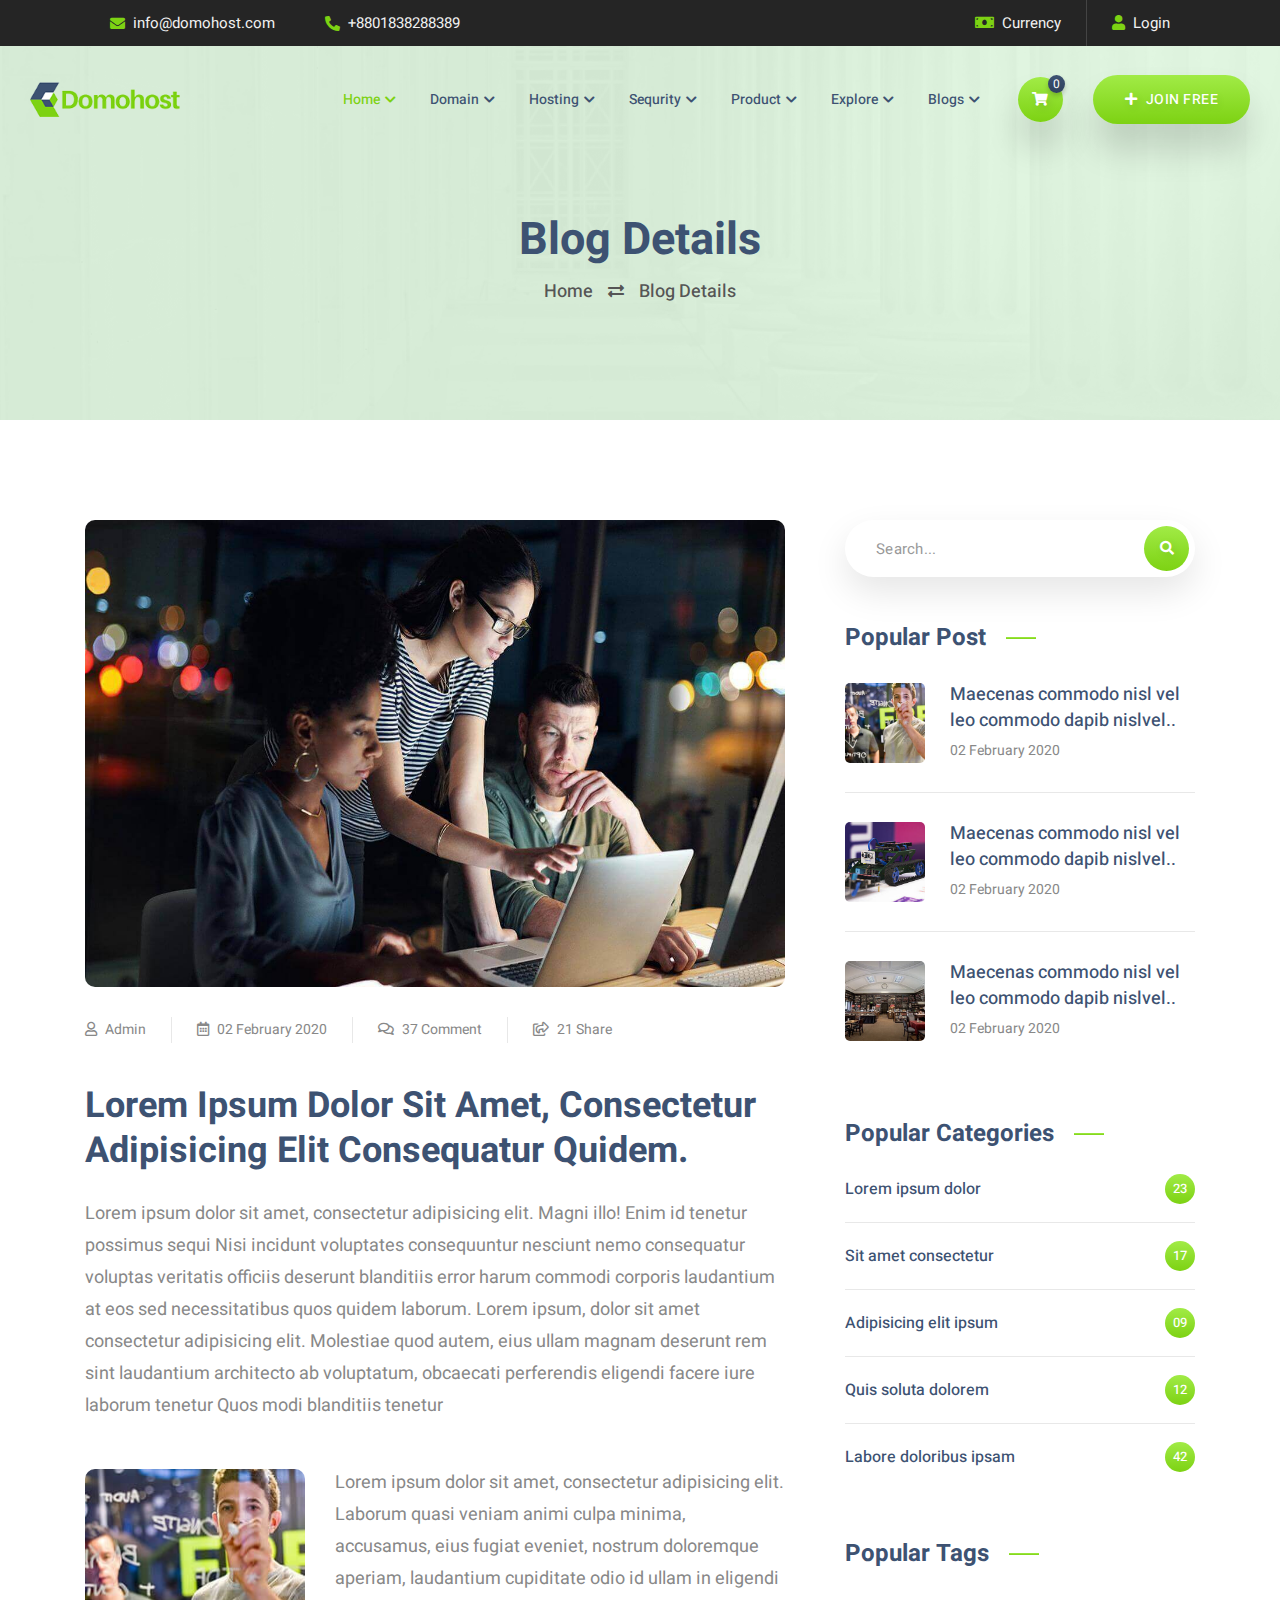
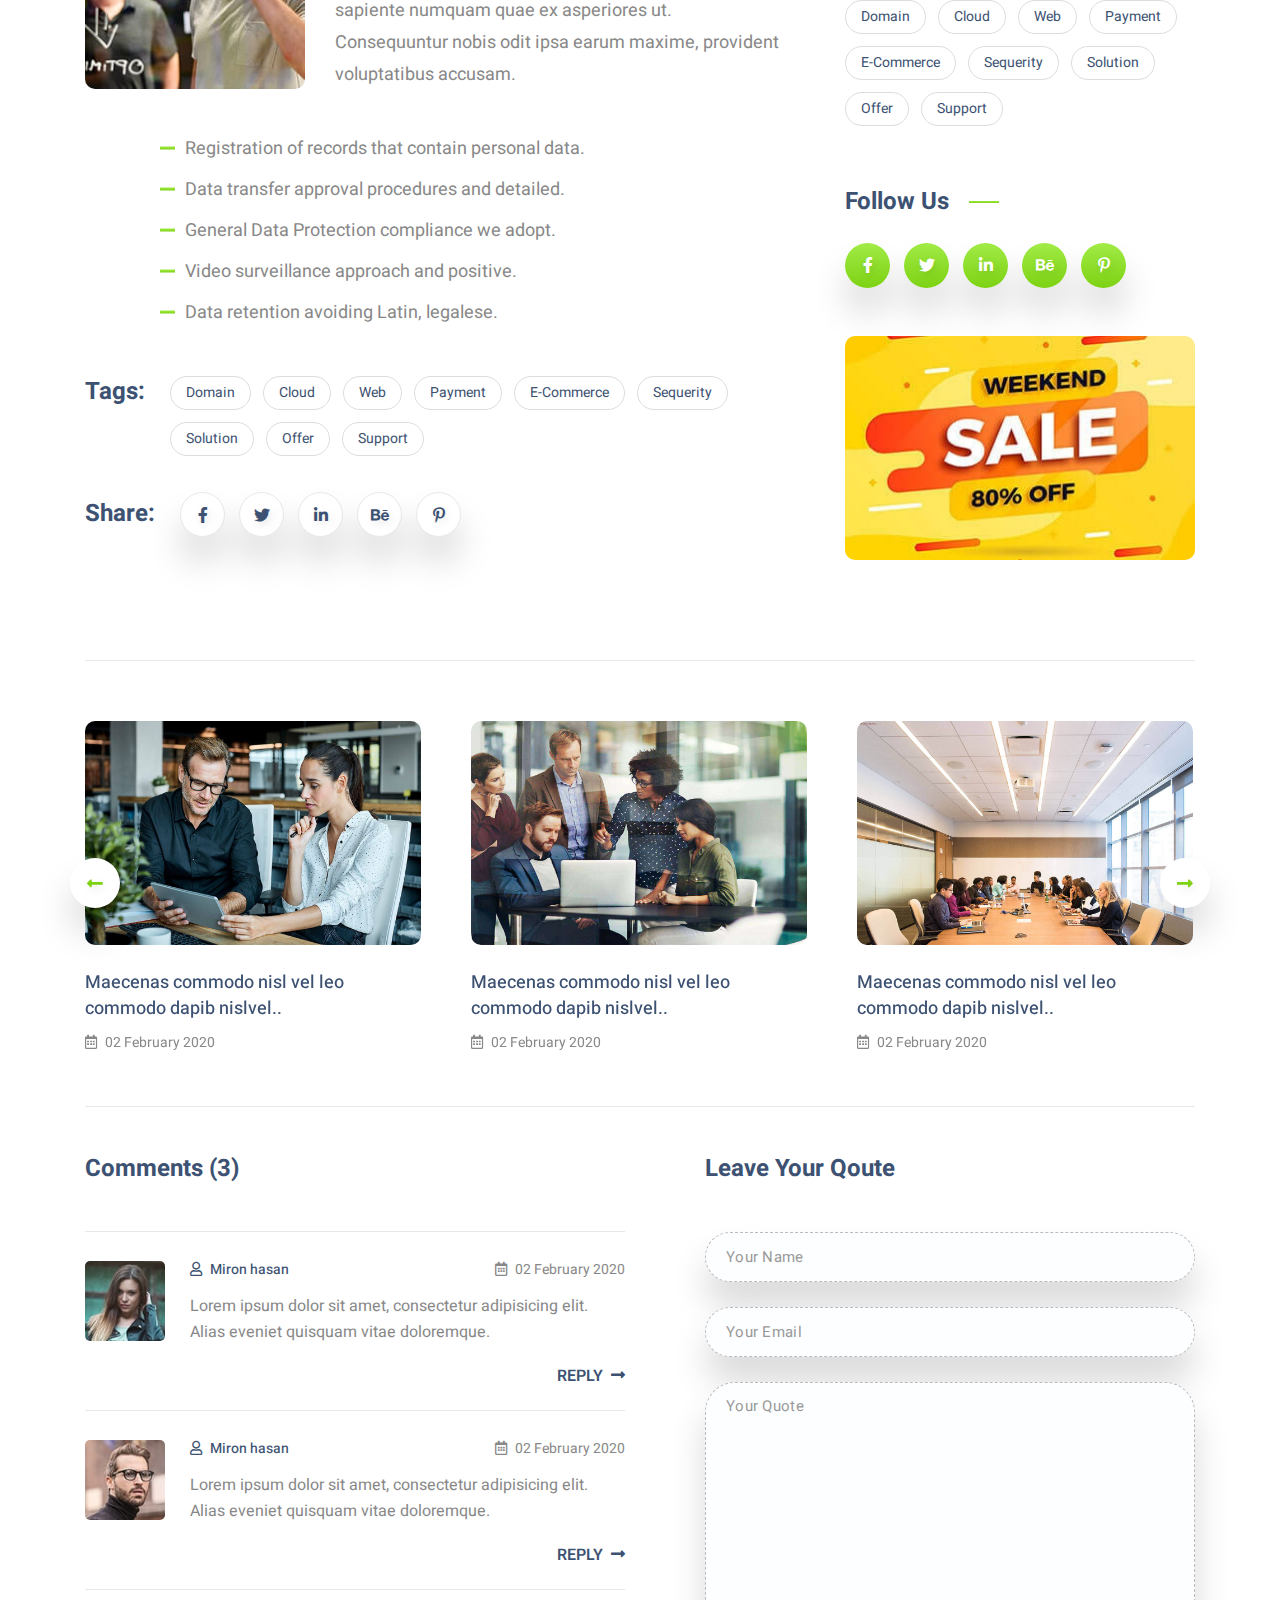
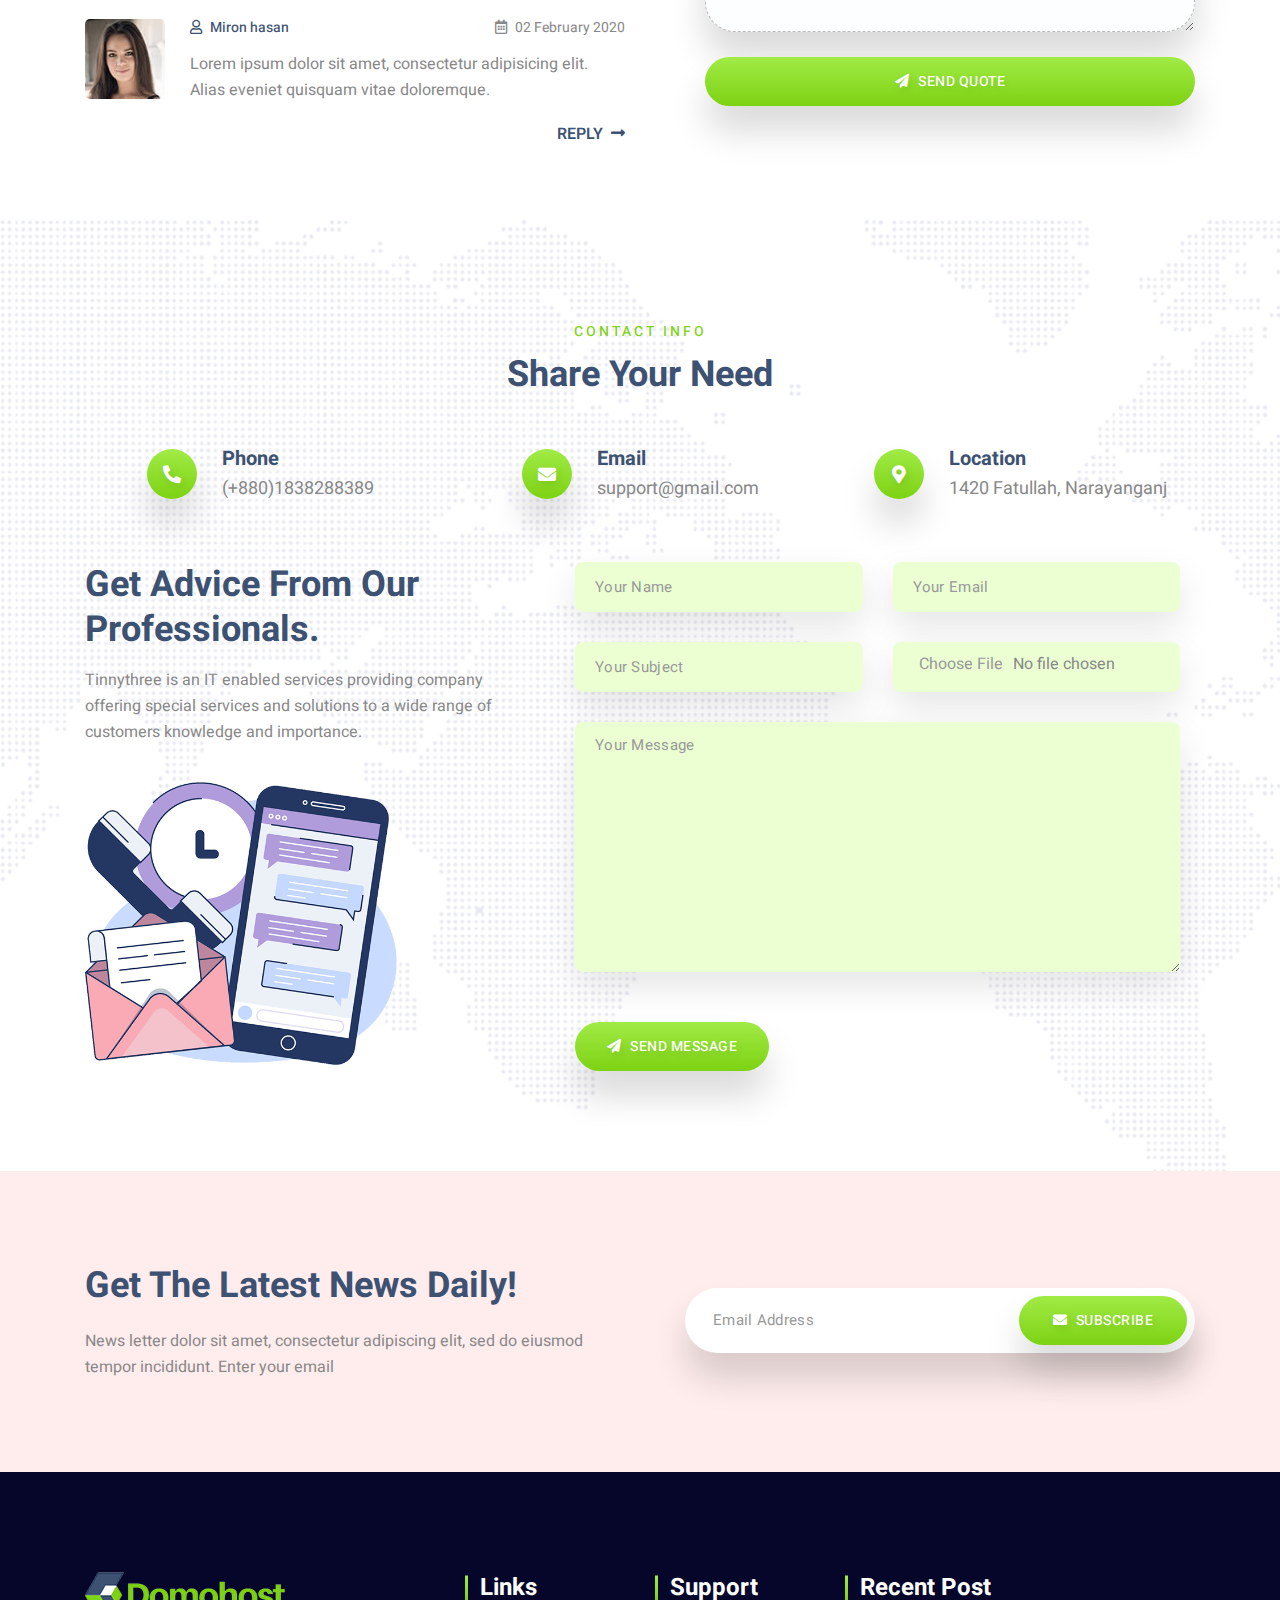
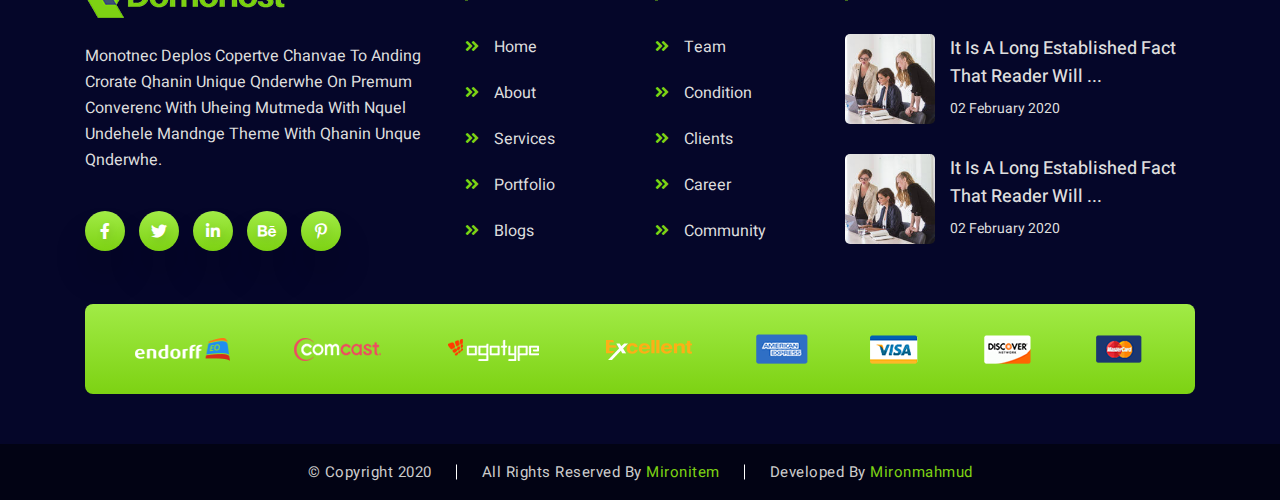
<file: blog-details.html>
<!DOCTYPE html>
<html lang="en">
    <head>
        <meta charset="UTF-8">
        <meta name="viewport" content="width=device-width, initial-scale=1, shrink-to-fit=no">
        <title>Domohost - Blog Details</title>
        <!--=====================================
                    CSS LINK PART START
        =======================================-->
        <!-- FOR PAGE ICON -->
        <link rel="icon" href="assets/images/favicon.png">

        <!-- FOR FONT ICON -->
        <link rel="stylesheet" href="assets/icon/flaticon/flaticon.css">
        <link rel="stylesheet" href="https://cdnjs.cloudflare.com/ajax/libs/font-awesome/5.13.0/css/all.min.css">

        <!-- FOR SLICK SLIDER -->
        <link rel="stylesheet" href="assets/source/css/slick.css">

        <!-- FOR BOOTSTRAP -->
        <link rel="stylesheet" href="assets/source/css/bootstrap.min.css">

        <!-- FOR STYLE -->
        <link rel="stylesheet" href="assets/source/css/main.css">
        <!--=====================================
                    CSS LINK PART END
        =======================================-->
    </head>
    <body>
        <!--=====================================
                    HEADER PART START
        =======================================-->
        <header class="header-part">
            <div class="container">
                <div class="row">
                    <div class="col-sm-12 col-md-6 col-lg-6">
                        <ul class="header-content">
                            <li>
                                <i class="fas fa-envelope"></i>
                                <p>info@domohost.com</p>
                            </li>
                            <li>
                                <i class="fas fa-phone-alt"></i>
                                <p>+8801838288389</p>
                            </li>
                        </ul>
                    </div>
                    <div class="col-sm-12 col-md-6 col-lg-6">
                        <ul class="header-content header-widget">
                            <li class="dropdown">
                                <a href="#"><i class="fas fa-money-bill"></i>currency</a>
                                <div class="dropdown-menu">
                                    <a class="dropdown-item" href="#">US Dollers</a>
                                    <a class="dropdown-item" href="#">British Pound</a>
                                    <a class="dropdown-item" href="#">Euro</a>
                                </div>
                            </li>
                            <li>
                                <a href="#"><i class="fas fa-user"></i>login</a>
                            </li>
                        </ul>
                    </div>
                </div>
            </div>
        </header>
        <!--=====================================
                    HEADER PART END
        =======================================-->


        <!--=====================================
                    NAVBAR PART START
        =======================================-->
        <nav class="navbar navbar-expand-lg">
            <div class="container">
                <a class="navbar-brand" href="index.html">
                    <img src="assets/images/main-logo.png" alt="main-logo">
                </a>
                <button class="navbar-toggler" type="button" data-toggle="collapse" data-target="#navbarSupportedContent" aria-controls="navbarSupportedContent" aria-expanded="false" aria-label="Toggle navigation">
                    <i class="fas fa-bars"></i>
                </button>

                <div class="collapse navbar-collapse" id="navbarSupportedContent">
                    <ul class="navbar-nav ml-auto">
                        <li class="nav-item active dropdown">
                            <a class="nav-link dropdown-toggle" href="#" role="button" data-toggle="dropdown" aria-haspopup="true" aria-expanded="false">
                                Home
                                <i class="fas fa-chevron-down"></i>
                            </a>
                            <div class="dropdown-menu">
                                <a class="dropdown-item" href="index.html">home default</a>
                                <a class="dropdown-item" href="home-1.html">home 1</a>
                                <a class="dropdown-item" href="home-2.html">home 2</a>
                            </div>
                        </li>
                        <li class="nav-item dropdown">
                            <a class="nav-link dropdown-toggle" href="#" role="button" data-toggle="dropdown" aria-haspopup="true" aria-expanded="false">
                                Domain
                                <i class="fas fa-chevron-down"></i>
                            </a>
                            <div class="dropdown-menu">
                                <a class="dropdown-item" href="domain.html">domain search</a>
                                <a class="dropdown-item" href="#">Transfer to us</a>
                                <a class="dropdown-item" href="#">best cupon</a>
                            </div>
                        </li>
                        <li class="nav-item dropdown">
                            <a class="nav-link dropdown-toggle" href="#" role="button" data-toggle="dropdown" aria-haspopup="true" aria-expanded="false">
                                Hosting
                                <i class="fas fa-chevron-down"></i>
                            </a>
                            <div class="dropdown-menu">
                                <a class="dropdown-item" href="hosting.html">hosting plan</a>
                                <a class="dropdown-item" href="#">Business hosting</a>
                                <a class="dropdown-item" href="#">Unlimited cloud</a>
                                <a class="dropdown-item" href="#">Beginer hosting</a>
                            </div>
                        </li>
                        <li class="nav-item dropdown">
                            <a class="nav-link dropdown-toggle" href="#" role="button" data-toggle="dropdown" aria-haspopup="true" aria-expanded="false">
                                Sequrity
                                <i class="fas fa-chevron-down"></i>
                            </a>
                            <div class="dropdown-menu">
                                <a class="dropdown-item" href="#">SSL Sequrity</a>
                                <a class="dropdown-item" href="#">Advance linux</a>
                                <a class="dropdown-item" href="#">E-commerce Sequrity</a>
                                <a class="dropdown-item" href="#">software development</a>
                            </div>
                        </li>
                        <li class="nav-item dropdown">
                            <a class="nav-link dropdown-toggle" href="#" role="button" data-toggle="dropdown" aria-haspopup="true" aria-expanded="false">
                                product
                                <i class="fas fa-chevron-down"></i>
                            </a>
                            <div class="dropdown-menu">
                                <a class="dropdown-item" href="product.html">all product</a>
                                <a class="dropdown-item" href="#">html template</a>
                                <a class="dropdown-item" href="#">React template</a>
                                <a class="dropdown-item" href="#">software</a>
                            </div>
                        </li>
                        <li class="nav-item dropdown">
                            <a class="nav-link dropdown-toggle" href="#" role="button" data-toggle="dropdown" aria-haspopup="true" aria-expanded="false">
                                Explore
                                <i class="fas fa-chevron-down"></i>
                            </a>
                            <div class="dropdown-menu">
                                <a class="dropdown-item" href="#">documentation</a>
                                <a class="dropdown-item" href="#">customer care</a>
                                <a class="dropdown-item" href="#">community</a>
                                <a class="dropdown-item" href="#">live support</a>
                                <a class="dropdown-item" href="#">web solution</a>
                                <a class="dropdown-item" href="#">privacy policy</a>
                                <a class="dropdown-item" href="#">contact us</a>
                            </div>
                        </li>
                        <li class="nav-item dropdown">
                            <a class="nav-link dropdown-toggle" href="#" role="button" data-toggle="dropdown" aria-haspopup="true" aria-expanded="false">
                                blogs
                                <i class="fas fa-chevron-down"></i>
                            </a>
                            <div class="dropdown-menu">
                                <a class="dropdown-item" href="blog-list.html">blog list</a>
                                <a class="dropdown-item" href="blog-details.html">blog details</a>
                            </div>
                        </li>
                    </ul>
                    <ul class="navbar-icon">
                        <li>
                            <a href="#"><i class="fas fa-shopping-cart"></i></a>
                            <span class="navbar-cart">0</span>
                        </li>
                    </ul>
                    <div class="navbar-btn">
                        <a class="btn btn-primary"><i class="fas fa-plus"></i> join free</a>
                    </div>
                </div>
            </div>
        </nav>
        <!--=====================================
                    NAVBAR PART END
        =======================================-->
        
        
        <!--=========================================
                       BANNER PART START
        ===========================================-->
        <div class="inner-banner">
            <div class="inner-overlay">
                <div class="container">
                    <div class="row">
                        <div class="col-lg-12">
                            <div class="inner-content">
                                <h1>Blog details</h1>
                                <ul>
                                    <li><a href="index.html">home</a></li>
                                    <li><i class="fas fa-exchange-alt"></i></li>
                                    <li><a href="blog-details.html">Blog details</a></li>
                                </ul>
                            </div>
                        </div>
                    </div>
                </div>
            </div>
        </div>
        <!--=========================================
                       BANNER PART END
        ===========================================-->


        <!--=========================================
                       BLOG LIST PART START
        ===========================================-->
        <section class="blog-details-part">
            <div class="container">
                <div class="row">
                    <div class="col-lg-8">
                        <div class="details-content">
                            <div class="details-banner">
                                <img src="assets/images/blog-1.jpg" alt="blog-1">
                            </div>
                            <ul class="details-meta">
                                <li>
                                    <i class="far fa-user"></i>
                                    <p>Admin</p>
                                </li>
                                <li>
                                    <i class="far fa-calendar-alt"></i>
                                    <p>02 February 2020</p>
                                </li>
                                <li>
                                    <i class="far fa-comments"></i>
                                    <p>37 Comment</p>
                                </li>
                                <li>
                                    <i class="far fa-share-square"></i>
                                    <p>21 Share</p>
                                </li>
                            </ul>
                            <div class="details-heading">
                                <h2>Lorem ipsum dolor sit amet, consectetur adipisicing elit Consequatur quidem.</h2>
                                <p>Lorem ipsum dolor sit amet, consectetur adipisicing elit. Magni illo! Enim id tenetur possimus sequi Nisi incidunt voluptates consequuntur nesciunt nemo consequatur voluptas veritatis officiis deserunt blanditiis error harum commodi corporis laudantium at eos sed necessitatibus quos quidem laborum. Lorem ipsum, dolor sit amet consectetur adipisicing elit. Molestiae quod autem, eius ullam magnam deserunt rem sint laudantium architecto ab voluptatum, obcaecati perferendis eligendi facere iure laborum tenetur Quos modi blanditiis tenetur</p>
                            </div>
                            <div class="details-grid">
                                <div class="grid-img">
                                    <img src="assets/images/post-1.jpg" alt="post-1">
                                </div>
                                <div class="grid-content">
                                    <p>Lorem ipsum dolor sit amet, consectetur adipisicing elit. Laborum quasi veniam animi culpa minima, accusamus, eius fugiat eveniet, nostrum doloremque aperiam, laudantium cupiditate odio id ullam in eligendi sapiente numquam quae ex asperiores ut. Consequuntur nobis odit ipsa earum maxime, provident voluptatibus accusam.</p>
                                </div>
                            </div>
                            <ul class="details-list">
                                <li>Registration of records that contain personal data.</li>
                                <li>Data transfer approval procedures and detailed.</li>
                                <li>General Data Protection compliance we adopt.</li>
                                <li>Video surveillance approach and positive.</li>
                                <li>Data retention avoiding Latin, legalese.</li>
                            </ul>
                            <div class="post-list tag-list details-tag mb-4">
                                <h3>tags:</h3>
                                <ul>
                                    <li><a href="#">domain</a></li>
                                    <li><a href="#">cloud</a></li>
                                    <li><a href="#">web</a></li>
                                    <li><a href="#">payment</a></li>
                                    <li><a href="#">E-commerce</a></li>
                                    <li><a href="#">Sequerity</a></li>
                                    <li><a href="#">solution</a></li>
                                    <li><a href="#">offer</a></li>
                                    <li><a href="#">support</a></li>
                                </ul>
                            </div>
                            <div class="post-list follow-list details-share">
                                <h3>Share:</h3>
                                <ul class="social-icon">
                                    <li><a href="#"><i class="fab fa-facebook-f"></i></a></li>
                                    <li><a href="#"><i class="fab fa-twitter"></i></a></li>
                                    <li><a href="#"><i class="fab fa-linkedin-in"></i></a></li>
                                    <li><a href="#"><i class="fab fa-behance"></i></a></li>
                                    <li><a href="#"><i class="fab fa-pinterest-p"></i></a></li>
                                </ul>
                            </div>
                        </div>
                    </div>
                    <div class="col-lg-4">
                        <div class="row">
                            <div class="col-lg-12">
                                <div class="row">
                                    <div class="col-lg-12">
                                        <form class="search-form blog-list-form">
                                            <div class="search-input">
                                                <input type="text" placeholder="Search...">
                                                <button><i class="fas fa-search"></i></button>
                                            </div>
                                        </form>
                                    </div>
                                </div>
                                <div class="row">
                                    <div class="col-lg-12 mb-5">
                                        <div class="post-list popular-list">
                                            <h3>popular post</h3>
                                            <ul>
                                                <li>
                                                    <div class="post-img">
                                                        <img src="assets/images/post-1.jpg" alt="post-1">
                                                    </div>
                                                    <div class="post-content">
                                                        <h5><a href="#">Maecenas commodo nisl vel leo commodo dapib nislvel..</a></h5>
                                                        <p>02 February 2020</p>
                                                    </div>
                                                </li>
                                                <li>
                                                    <div class="post-img">
                                                        <img src="assets/images/post-2.jpg" alt="post-2">
                                                    </div>
                                                    <div class="post-content">
                                                        <h5><a href="#">Maecenas commodo nisl vel leo commodo dapib nislvel..</a></h5>
                                                        <p>02 February 2020</p>
                                                    </div>
                                                </li>
                                                <li>
                                                    <div class="post-img">
                                                        <img src="assets/images/post-3.jpg" alt="post-3">
                                                    </div>
                                                    <div class="post-content">
                                                        <h5><a href="#">Maecenas commodo nisl vel leo commodo dapib nislvel..</a></h5>
                                                        <p>02 February 2020</p>
                                                    </div>
                                                </li>
                                            </ul>
                                        </div>
                                    </div>
                                </div>
                                <div class="row">
                                    <div class="col-lg-12 mb-5">
                                        <div class="post-list cate-list">
                                            <h3>popular categories</h3>
                                            <ul>
                                                <li>
                                                    <h5><a href="#">Lorem ipsum dolor</a></h5>
                                                    <p>23</p>
                                                </li>
                                                <li>
                                                    <h5><a href="#">Sit amet consectetur</a></h5>
                                                    <p>17</p>
                                                </li>
                                                <li>
                                                    <h5><a href="#">Adipisicing elit ipsum</a></h5>
                                                    <p>09</p>
                                                </li>
                                                <li>
                                                    <h5><a href="#">Quis soluta dolorem</a></h5>
                                                    <p>12</p>
                                                </li>
                                                <li>
                                                    <h5><a href="#">Labore doloribus ipsam</a></h5>
                                                    <p>42</p>
                                                </li>
                                            </ul>
                                        </div>
                                    </div>
                                </div>
                                <div class="row">
                                    <div class="col-lg-12 mb-5">
                                        <div class="post-list tag-list">
                                            <h3>Popular tags</h3>
                                            <ul>
                                                <li><a href="#">domain</a></li>
                                                <li><a href="#">cloud</a></li>
                                                <li><a href="#">web</a></li>
                                                <li><a href="#">payment</a></li>
                                                <li><a href="#">E-commerce</a></li>
                                                <li><a href="#">Sequerity</a></li>
                                                <li><a href="#">solution</a></li>
                                                <li><a href="#">offer</a></li>
                                                <li><a href="#">support</a></li>
                                            </ul>
                                        </div>
                                    </div>
                                </div>
                                <div class="row">
                                    <div class="col-lg-12 mb-5">
                                        <div class="post-list follow-list">
                                            <h3>follow us</h3>
                                            <ul class="social-icon">
                                                <li><a href="#"><i class="fab fa-facebook-f"></i></a></li>
                                                <li><a href="#"><i class="fab fa-twitter"></i></a></li>
                                                <li><a href="#"><i class="fab fa-linkedin-in"></i></a></li>
                                                <li><a href="#"><i class="fab fa-behance"></i></a></li>
                                                <li><a href="#"><i class="fab fa-pinterest-p"></i></a></li>
                                            </ul>
                                        </div>
                                    </div>
                                </div>
                                <div class="row">
                                    <div class="col-md-6 col-lg-12">
                                        <div class="banner-add">
                                            <img src="assets/images/banner-add.jpg" alt="banner-add">
                                        </div>
                                    </div>
                                </div>
                            </div>
                        </div>
                    </div>
                </div>
            </div>
        </section>
        <!--=========================================
                       BLOG LIST PART END
        ===========================================-->


        <!--=========================================
                     BLOG SUGGEST PART START
        ===========================================-->
        <section class="blog-suggest-part">
            <div class="container">
                <div class="row">
                    <div class="col-lg-12">
                        <ul class="blog-suggest-slider">
                            <li>
                                <img src="assets/images/blog-2.jpg" alt="blog-2">
                                <h5><a href="#">Maecenas commodo nisl vel leo commodo dapib nislvel..</a></h5>
                                <p>
                                    <i class="far fa-calendar-alt"></i> 
                                    02 February 2020
                                </p>
                            </li>
                            <li>
                                <img src="assets/images/blog-3.jpg" alt="blog-3">
                                <h5><a href="#">Maecenas commodo nisl vel leo commodo dapib nislvel..</a></h5>
                                <p>
                                    <i class="far fa-calendar-alt"></i> 
                                    02 February 2020
                                </p>
                            </li>
                            <li>
                                <img src="assets/images/blog-4.jpg" alt="blog-4">
                                <h5><a href="#">Maecenas commodo nisl vel leo commodo dapib nislvel..</a></h5>
                                <p>
                                    <i class="far fa-calendar-alt"></i> 
                                    02 February 2020
                                </p>
                            </li>
                            <li>
                                <img src="assets/images/blog-5.jpg" alt="blog-5">
                                <h5><a href="#">Maecenas commodo nisl vel leo commodo dapib nislvel..</a></h5>
                                <p>
                                    <i class="far fa-calendar-alt"></i> 
                                    02 February 2020
                                </p>
                            </li>
                        </ul>
                    </div>
                </div>
            </div>
        </section>
        <!--=========================================
                     BLOG SUGGEST PART END
        ===========================================-->


        <!--=========================================
                        BLOG USER START
        ===========================================-->
        <section class="blog-user-part">
            <div class="container">
                <div class="row">
                    <div class="col-md-7 col-lg-6">
                        <div class="user-comment">
                            <h3>Comments <span>(3)</span></h3>
                        </div>
                        <ul class="comment-list">
                            <li class="comment-item">
                                <div class="comment">
                                    <a href="#"><img src="assets/images/comment-1.jpg" alt="comment-1"></a>
                                    <div class="comment-text">
                                        <ul class="comment-header">
                                            <li>
                                                <a href="#">
                                                    <i class="far fa-user"></i>
                                                    Miron hasan
                                                </a>
                                            </li>
                                            <li>
                                                <i class="far fa-calendar-alt"></i> 
                                                02 February 2020
                                            </li>
                                        </ul>
                                        <p>Lorem ipsum dolor sit amet, consectetur adipisicing elit. Alias eveniet quisquam vitae doloremque.</p>
                                    </div>
                                </div>
                                <div class="comment-reply">
                                    <a href="#">reply<i class="fas fa-long-arrow-alt-right"></i></a>
                                </div>
                            </li>
                            <li class="comment-item">
                                <div class="comment">
                                    <a href="#"><img src="assets/images/comment-2.jpg" alt="comment-1"></a>
                                    <div class="comment-text">
                                        <ul class="comment-header">
                                            <li>
                                                <a href="#">
                                                    <i class="far fa-user"></i>
                                                    Miron hasan
                                                </a>
                                            </li>
                                            <li>
                                                <i class="far fa-calendar-alt"></i> 
                                                02 February 2020
                                            </li>
                                        </ul>
                                        <p>Lorem ipsum dolor sit amet, consectetur adipisicing elit. Alias eveniet quisquam vitae doloremque.</p>
                                    </div>
                                </div>
                                <div class="comment-reply">
                                    <a href="#">reply<i class="fas fa-long-arrow-alt-right"></i></a>
                                </div>
                            </li>
                            <li class="comment-item">
                                <div class="comment">
                                    <a href="#"><img src="assets/images/comment-3.jpg" alt="comment-1"></a>
                                    <div class="comment-text">
                                        <ul class="comment-header">
                                            <li>
                                                <a href="#">
                                                    <i class="far fa-user"></i>
                                                    Miron hasan
                                                </a>
                                            </li>
                                            <li>
                                                <i class="far fa-calendar-alt"></i> 
                                                02 February 2020
                                            </li>
                                        </ul>
                                        <p>Lorem ipsum dolor sit amet, consectetur adipisicing elit. Alias eveniet quisquam vitae doloremque.</p>
                                    </div>
                                </div>
                                <div class="comment-reply">
                                    <a href="#">reply<i class="fas fa-long-arrow-alt-right"></i></a>
                                </div>
                            </li>
                        </ul>
                    </div>
                    <div class="col-md-5 col-lg-6">
                        <div class="user-form">
                            <h3>Leave Your Qoute</h3>
                            <input type="text" placeholder="Your name">
                            <input type="email" placeholder="Your email">
                            <textarea placeholder="Your quote"></textarea>
                            <button class="btn btn-primary">
                                <i class="fas fa-paper-plane"></i>
                                send quote
                            </button>
                        </div>
                    </div>
                </div>
            </div>
        </section>
        <!--=========================================
                        BLOG USER END
        ===========================================-->
        
        
        <!--=========================================
                      CONTACT PART START
        ===========================================-->
        <section class="contact-part">
            <div class="container">
                <div class="row">
                    <div class="col-lg-12">
                        <div class="section-heading">
                            <span class="title">contact info</span>
                            <h2>share your need</h2>
                        </div>
                    </div>
                </div>
                <div class="row">
                    <div class="col-md-4 col-lg-4">
                        <div class="contact-info">
                            <i class="fas fa-phone-alt"></i>
                            <div class="contact-text">
                                <h4>phone</h4>
                                <p>(+880)1838288389</p>
                            </div>
                        </div>
                    </div>
                    <div class="col-md-4 col-lg-4">
                        <div class="contact-info">
                            <i class="fas fa-envelope"></i>
                            <div class="contact-text">
                                <h4>email</h4>
                                <p>support@gmail.com</p>
                            </div>
                        </div>
                    </div>
                    <div class="col-md-4 col-lg-4">
                        <div class="contact-info">
                            <i class="fas fa-map-marker-alt"></i>
                            <div class="contact-text">
                                <h4>location</h4>
                                <p>1420 Fatullah, Narayanganj</p>
                            </div>
                        </div>
                    </div>
                </div>
                <div class="row">
                    <div class="col-lg-5 col-md-5">
                        <div class="contact-content">
                            <h2>Get Advice From Our Professionals.</h2>
                            <p>Tinnythree is an IT enabled services providing company offering special services and solutions to a wide range of customers knowledge and importance.</p>
                            <img src="assets/images/contact-img.png" alt="contact-img">
                        </div>
                    </div>
                    <div class="col-lg-7 col-md-7">
                        <form class="contact-form">
                            <div class="contact-input">
                                <input type="text" placeholder="your name">
                                <input type="email" placeholder="your email">
                            </div>
                            <div class="contact-input">
                                <input type="text" placeholder="your subject">
                                <input type="file">
                            </div>
                            <div class="contact-input">
                                <textarea placeholder="your message"></textarea>
                            </div>
                            <button class="btn btn-primary">
                                <i class="fas fa-paper-plane"></i> 
                                send message
                            </button>
                        </form>
                    </div>
                </div>
            </div>
        </section>
        <!--=========================================
                      CONTACT PART END
        ===========================================-->


        <!--=========================================
                    NEWSLETTER PART START
        ===========================================-->
        <section class="news-part">
            <div class="container">
                <div class="row">
                    <div class="col-md-6 col-lg-6">
                        <div class="news-content">
                            <h2>Get The Latest News Daily!</h2>
                            <p>News letter dolor sit amet, consectetur adipiscing elit, sed do eiusmod tempor incididunt. Enter your email</p>
                        </div>
                    </div>
                    <div class="col-md-6 col-lg-6">
                        <form class="news-form">
                            <input type="email" placeholder="Email address">
                            <button class="btn btn-primary">
                                <i class="fas fa-envelope"></i>
                                subscribe
                            </button>
                        </form>
                    </div>
                </div>
            </div>
        </section>
        <!--=========================================
                     NEWSLETTER PART END
        ===========================================-->
        
        
        <!--=========================================
                      FOOTER PART START
        ===========================================-->
        <section class="footer-part">
            <div class="container">
                <div class="row">
                    <div class="col-lg-4 col-sm-12 col-md-12">
                        <div class="footer-about">
                            <a class="footer-logo" href="index.html">
                                <img src="assets/images/main-logo.png" alt="main-logo">
                            </a>
                            <p>Monotnec deplos copertve chanvae to anding crorate Qhanin Unique Qnderwhe on Premum Converenc With Uheing Mutmeda with Nquel Undehele Mandnge theme with Qhanin Unque Qnderwhe.</p>
                            <ul class="social-icon">
                                <li><a href="#"><i class="fab fa-facebook-f"></i></a></li>
                                <li><a href="#"><i class="fab fa-twitter"></i></a></li>
                                <li><a href="#"><i class="fab fa-linkedin-in"></i></a></li>
                                <li><a href="#"><i class="fab fa-behance"></i></a></li>
                                <li><a href="#"><i class="fab fa-pinterest-p"></i></a></li>
                            </ul>
                        </div>
                    </div>
                    <div class="col-lg-2 col-sm-6 col-md-3">
                        <div class="footer-widget">
                            <h3>links</h3>
                            <ul>
                                <li><a href="index.html"><i class="fas fa-angle-double-right"></i>home</a></li>
                                <li><a href="#about-part"><i class="fas fa-angle-double-right"></i>about</a></li>
                                <li><a href="#service-part"><i class="fas fa-angle-double-right"></i>services</a></li>
                                <li><a href="portfolio.html"><i class="fas fa-angle-double-right"></i>portfolio</a></li>
                                <li><a href="blog-list.html"><i class="fas fa-angle-double-right"></i>blogs</a></li>
                            </ul>
                        </div>
                    </div>
                    <div class="col-lg-2 col-sm-6 col-md-3">
                        <div class="footer-widget">
                            <h3>support</h3>
                            <ul>
                                <li><a href="#team-part"><i class="fas fa-angle-double-right"></i>team</a></li>
                                <li><a href="#"><i class="fas fa-angle-double-right"></i>condition</a></li>
                                <li><a href="#"><i class="fas fa-angle-double-right"></i>clients</a></li>
                                <li><a href="#"><i class="fas fa-angle-double-right"></i>career</a></li>
                                <li><a href="#"><i class="fas fa-angle-double-right"></i>community</a></li>
                            </ul>
                        </div>
                    </div>
                    <div class="col-lg-4 col-sm-12 col-md-6">
                        <div class="footer-blog">
                            <h3>recent post</h3>
                            <ul>
                                <li>
                                    <img src="assets/images/footer-blog-1.jpg" alt="footer-blog-1">
                                    <div class="footer-text">
                                        <h5><a href="#">it is a long established fact that reader will ...</a></h5>
                                        <p>02 february 2020</p>
                                    </div>
                                </li>
                                <li>
                                    <img src="assets/images/footer-blog-1.jpg" alt="footer-blog-1">
                                    <div class="footer-text">
                                        <h5><a href="#">it is a long established fact that reader will ...</a></h5>
                                        <p>02 february 2020</p>
                                    </div>
                                </li>
                            </ul>
                        </div>
                    </div>
                </div>
                <div class="row">
                    <div class="col-lg-12">
                        <div class="footer-card">
                            <a href="#"><img src="assets/images/card-1.png" alt="card-1"></a>
                            <a href="#"><img src="assets/images/card-2.png" alt="card-2"></a>
                            <a href="#"><img src="assets/images/card-3.png" alt="card-3"></a>
                            <a href="#"><img src="assets/images/card-4.png" alt="card-4"></a>
                            <a href="#"><img src="assets/images/card-5.png" alt="card-5"></a>
                            <a href="#"><img src="assets/images/card-6.png" alt="card-6"></a>
                            <a href="#"><img src="assets/images/card-7.png" alt="card-7"></a>
                            <a href="#"><img src="assets/images/card-8.png" alt="card-8"></a>
                        </div>
                    </div>
                </div>
            </div>
        </section>
        <!--=========================================
                      FOOTER PART END
        ===========================================-->
        
        
        <!--=========================================
                    FOOTER-BOTTOM PART START
        ===========================================-->
        <section class="footer-bottom">
            <div class="container">
                <ul>
                    <li>&copy; copyright 2020</li>
                    <li>all rights reserved by <a href="#">mironitem</a></li>
                    <li>developed by <a href="#">mironmahmud</a></li>
                </ul>
            </div>
        </section>
        <!--=========================================
                    FOOTER-BOTTOM PART END
        ===========================================-->
        
        
        <!--=====================================
                    JS LINK PART START
        =======================================-->
        <!-- FOR BOOTSTRAP -->
        <script src="assets/source/js/jquery-1.12.4.min.js"></script>
        <script src="assets/source/js/popper.min.js"></script>
        <script src="assets/source/js/bootstrap.min.js"></script>

        <!-- FOR SLICK SLIDER -->
        <script src="assets/source/js/slick.min.js"></script>
        <script src="assets/source/js/slick.js"></script>

        <!-- FOR COUTERUP PLUGIN -->
        <script src="./assets/source/js/waypoints.min.js"></script>
        <script src="./assets/source/js/counterup.min.js"></script>
        <script src="./assets/source/js/counterup.js"></script>

        <!-- FOR INTERACTION -->
        <script src="assets/source/js/main.js"></script>
        <!--=====================================
                    JS LINK PART END
        =======================================-->
    </body>
</html>
</file>
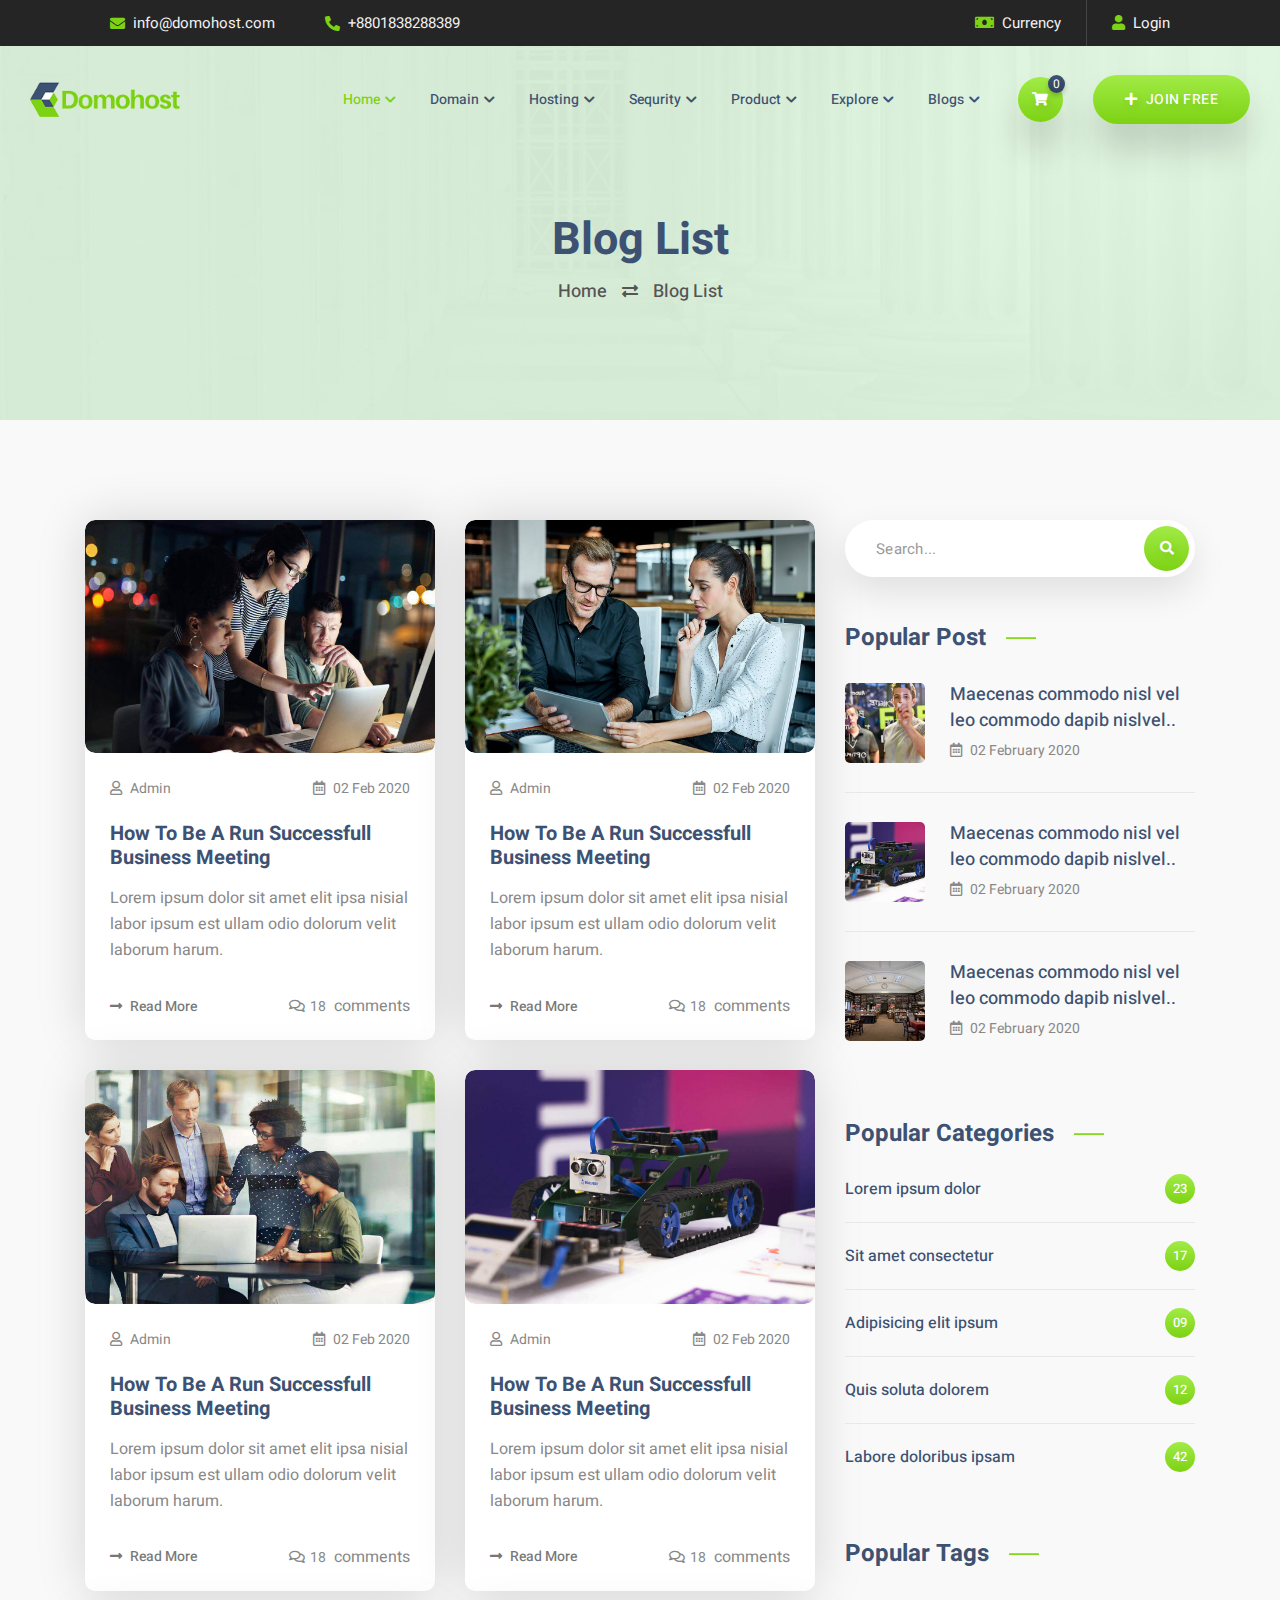
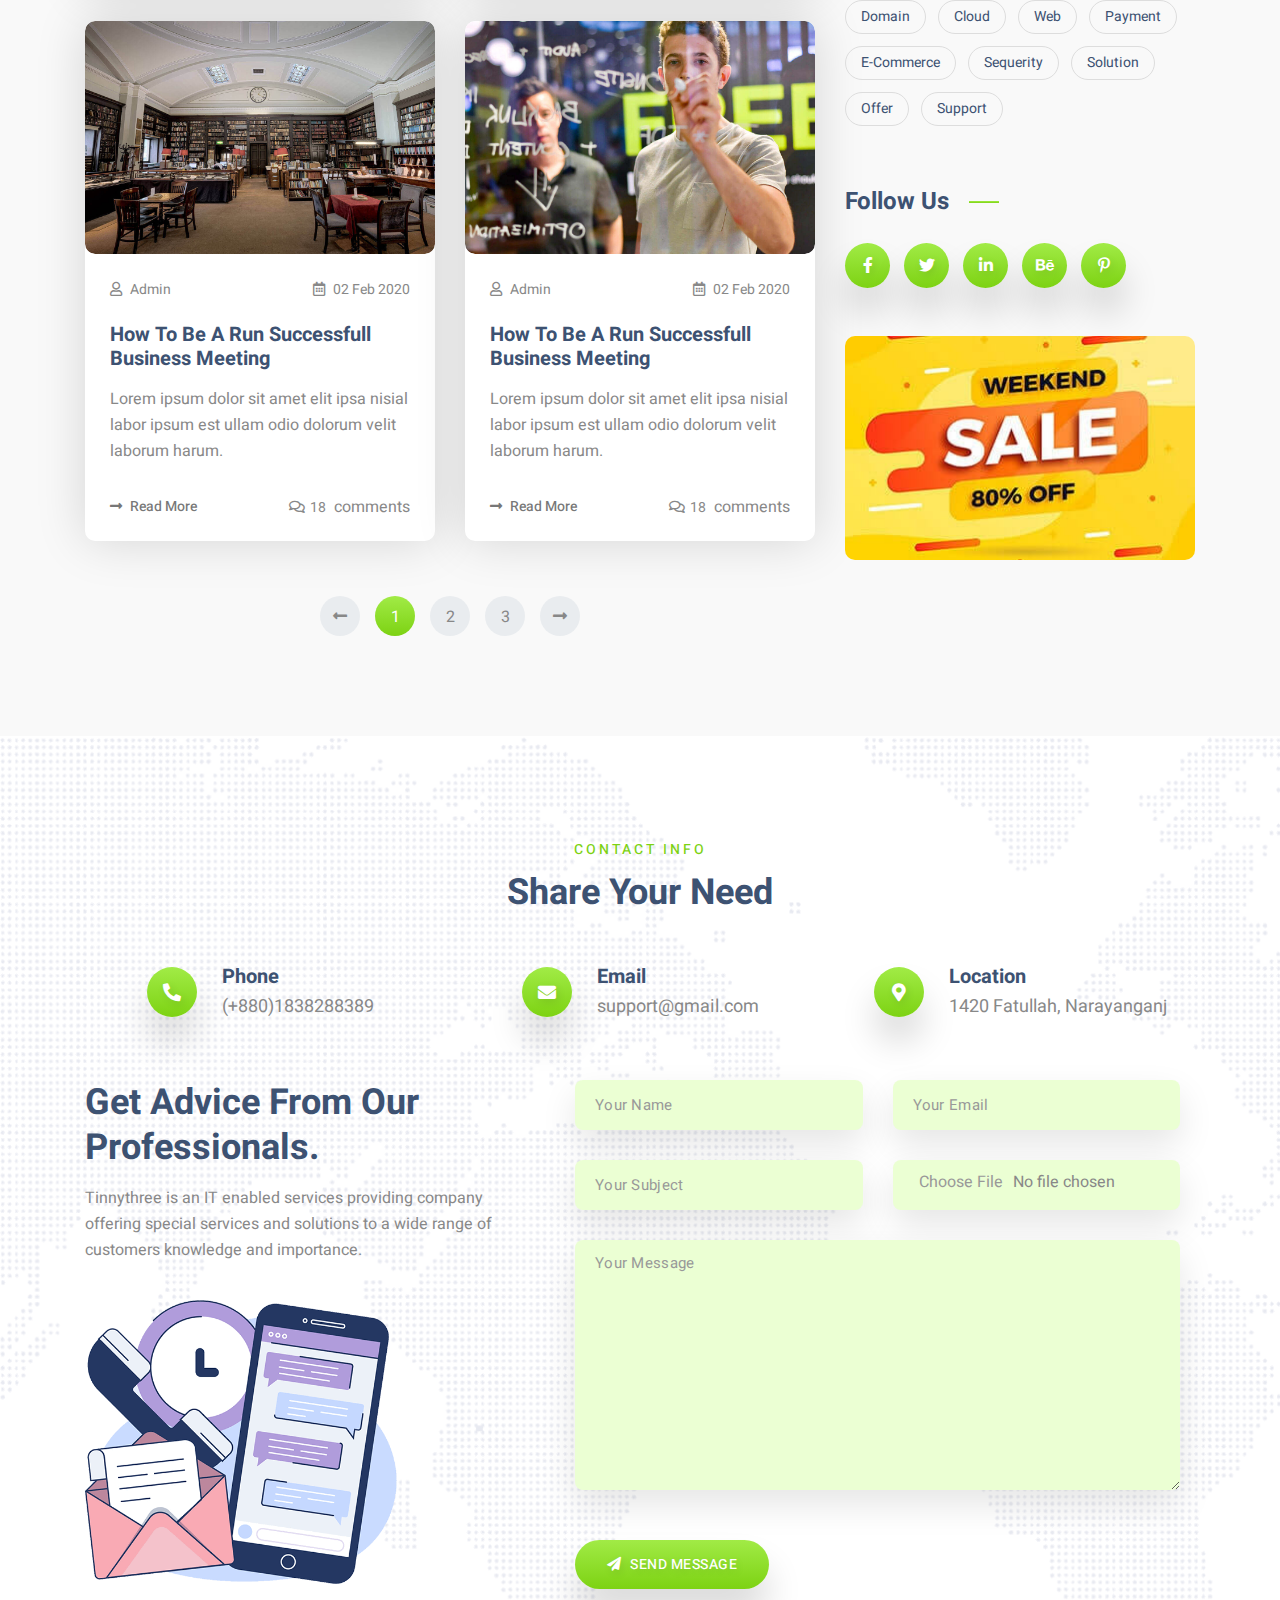
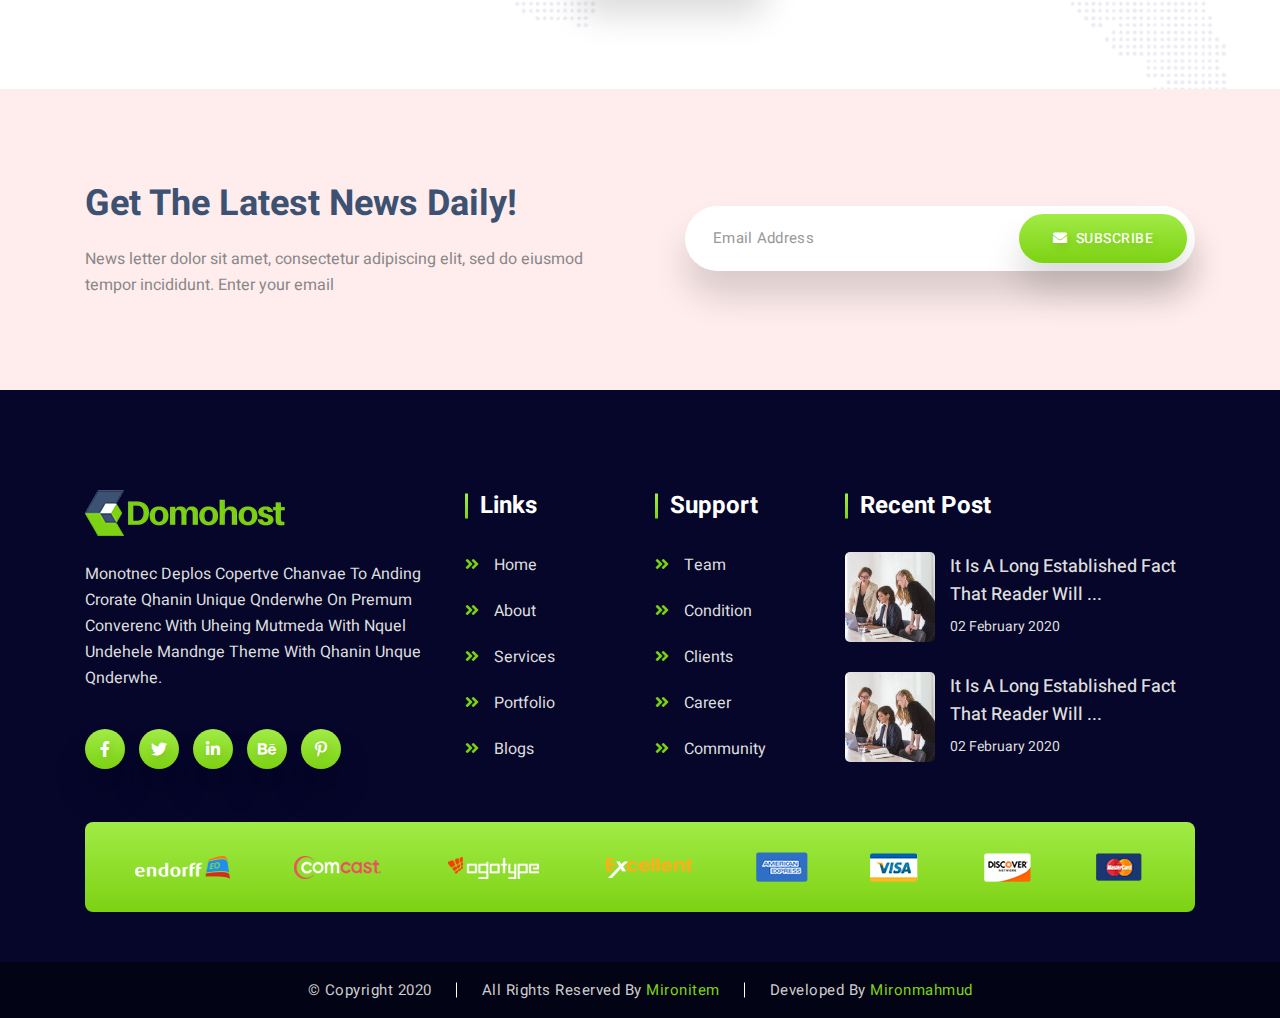
<file: blog-list.html>
<!DOCTYPE html>
<html lang="en">
    <head>
        <meta charset="UTF-8">
        <meta name="viewport" content="width=device-width, initial-scale=1, shrink-to-fit=no">
        <title>Domohost - Blog List</title>
        <!--=====================================
                    CSS LINK PART START
        =======================================-->
        <!-- FOR PAGE ICON -->
        <link rel="icon" href="assets/images/favicon.png">

        <!-- FOR FONT ICON -->
        <link rel="stylesheet" href="assets/icon/flaticon/flaticon.css">
        <link rel="stylesheet" href="https://cdnjs.cloudflare.com/ajax/libs/font-awesome/5.13.0/css/all.min.css">

        <!-- FOR SLICK SLIDER -->
        <link rel="stylesheet" href="assets/source/css/slick.css">

        <!-- FOR BOOTSTRAP -->
        <link rel="stylesheet" href="assets/source/css/bootstrap.min.css">

        <!-- FOR STYLE -->
        <link rel="stylesheet" href="assets/source/css/main.css">
        <!--=====================================
                    CSS LINK PART END
        =======================================-->
    </head>
    <body>
        <!--=====================================
                    HEADER PART START
        =======================================-->
        <header class="header-part">
            <div class="container">
                <div class="row">
                    <div class="col-sm-12 col-md-6 col-lg-6">
                        <ul class="header-content">
                            <li>
                                <i class="fas fa-envelope"></i>
                                <p>info@domohost.com</p>
                            </li>
                            <li>
                                <i class="fas fa-phone-alt"></i>
                                <p>+8801838288389</p>
                            </li>
                        </ul>
                    </div>
                    <div class="col-sm-12 col-md-6 col-lg-6">
                        <ul class="header-content header-widget">
                            <li class="dropdown">
                                <a href="#"><i class="fas fa-money-bill"></i>currency</a>
                                <div class="dropdown-menu">
                                    <a class="dropdown-item" href="#">US Dollers</a>
                                    <a class="dropdown-item" href="#">British Pound</a>
                                    <a class="dropdown-item" href="#">Euro</a>
                                </div>
                            </li>
                            <li>
                                <a href="#"><i class="fas fa-user"></i>login</a>
                            </li>
                        </ul>
                    </div>
                </div>
            </div>
        </header>
        <!--=====================================
                    HEADER PART END
        =======================================-->


        <!--=====================================
                    NAVBAR PART START
        =======================================-->
        <nav class="navbar navbar-expand-lg">
            <div class="container">
                <a class="navbar-brand" href="index.html">
                    <img src="assets/images/main-logo.png" alt="main-logo">
                </a>
                <button class="navbar-toggler" type="button" data-toggle="collapse" data-target="#navbarSupportedContent" aria-controls="navbarSupportedContent" aria-expanded="false" aria-label="Toggle navigation">
                    <i class="fas fa-bars"></i>
                </button>

                <div class="collapse navbar-collapse" id="navbarSupportedContent">
                    <ul class="navbar-nav ml-auto">
                        <li class="nav-item active dropdown">
                            <a class="nav-link dropdown-toggle" href="#" role="button" data-toggle="dropdown" aria-haspopup="true" aria-expanded="false">
                                Home
                                <i class="fas fa-chevron-down"></i>
                            </a>
                            <div class="dropdown-menu">
                                <a class="dropdown-item" href="index.html">home default</a>
                                <a class="dropdown-item" href="home-1.html">home 1</a>
                                <a class="dropdown-item" href="home-2.html">home 2</a>
                            </div>
                        </li>
                        <li class="nav-item dropdown">
                            <a class="nav-link dropdown-toggle" href="#" role="button" data-toggle="dropdown" aria-haspopup="true" aria-expanded="false">
                                Domain
                                <i class="fas fa-chevron-down"></i>
                            </a>
                            <div class="dropdown-menu">
                                <a class="dropdown-item" href="domain.html">domain search</a>
                                <a class="dropdown-item" href="#">Transfer to us</a>
                                <a class="dropdown-item" href="#">best cupon</a>
                            </div>
                        </li>
                        <li class="nav-item dropdown">
                            <a class="nav-link dropdown-toggle" href="#" role="button" data-toggle="dropdown" aria-haspopup="true" aria-expanded="false">
                                Hosting
                                <i class="fas fa-chevron-down"></i>
                            </a>
                            <div class="dropdown-menu">
                                <a class="dropdown-item" href="hosting.html">hosting plan</a>
                                <a class="dropdown-item" href="#">Business hosting</a>
                                <a class="dropdown-item" href="#">Unlimited cloud</a>
                                <a class="dropdown-item" href="#">Beginer hosting</a>
                            </div>
                        </li>
                        <li class="nav-item dropdown">
                            <a class="nav-link dropdown-toggle" href="#" role="button" data-toggle="dropdown" aria-haspopup="true" aria-expanded="false">
                                Sequrity
                                <i class="fas fa-chevron-down"></i>
                            </a>
                            <div class="dropdown-menu">
                                <a class="dropdown-item" href="#">SSL Sequrity</a>
                                <a class="dropdown-item" href="#">Advance linux</a>
                                <a class="dropdown-item" href="#">E-commerce Sequrity</a>
                                <a class="dropdown-item" href="#">software development</a>
                            </div>
                        </li>
                        <li class="nav-item dropdown">
                            <a class="nav-link dropdown-toggle" href="#" role="button" data-toggle="dropdown" aria-haspopup="true" aria-expanded="false">
                                product
                                <i class="fas fa-chevron-down"></i>
                            </a>
                            <div class="dropdown-menu">
                                <a class="dropdown-item" href="product.html">all product</a>
                                <a class="dropdown-item" href="#">html template</a>
                                <a class="dropdown-item" href="#">React template</a>
                                <a class="dropdown-item" href="#">software</a>
                            </div>
                        </li>
                        <li class="nav-item dropdown">
                            <a class="nav-link dropdown-toggle" href="#" role="button" data-toggle="dropdown" aria-haspopup="true" aria-expanded="false">
                                Explore
                                <i class="fas fa-chevron-down"></i>
                            </a>
                            <div class="dropdown-menu">
                                <a class="dropdown-item" href="#">documentation</a>
                                <a class="dropdown-item" href="#">customer care</a>
                                <a class="dropdown-item" href="#">community</a>
                                <a class="dropdown-item" href="#">live support</a>
                                <a class="dropdown-item" href="#">web solution</a>
                                <a class="dropdown-item" href="#">privacy policy</a>
                                <a class="dropdown-item" href="#">contact us</a>
                            </div>
                        </li>
                        <li class="nav-item dropdown">
                            <a class="nav-link dropdown-toggle" href="#" role="button" data-toggle="dropdown" aria-haspopup="true" aria-expanded="false">
                                blogs
                                <i class="fas fa-chevron-down"></i>
                            </a>
                            <div class="dropdown-menu">
                                <a class="dropdown-item" href="blog-list.html">blog list</a>
                                <a class="dropdown-item" href="blog-details.html">blog details</a>
                            </div>
                        </li>
                    </ul>
                    <ul class="navbar-icon">
                        <li>
                            <a href="#"><i class="fas fa-shopping-cart"></i></a>
                            <span class="navbar-cart">0</span>
                        </li>
                    </ul>
                    <div class="navbar-btn">
                        <a class="btn btn-primary"><i class="fas fa-plus"></i> join free</a>
                    </div>
                </div>
            </div>
        </nav>
        <!--=====================================
                    NAVBAR PART END
        =======================================-->
        
        
        <!--=========================================
                       BANNER PART START
        ===========================================-->
        <div class="inner-banner">
            <div class="inner-overlay">
                <div class="container">
                    <div class="row">
                        <div class="col-lg-12">
                            <div class="inner-content">
                                <h1>Blog list</h1>
                                <ul>
                                    <li><a href="index.html">home</a></li>
                                    <li><i class="fas fa-exchange-alt"></i></li>
                                    <li><a href="blog-list.html">Blog list</a></li>
                                </ul>
                            </div>
                        </div>
                    </div>
                </div>
            </div>
        </div>
        <!--=========================================
                       BANNER PART END
        ===========================================-->


        <!--=========================================
                       BLOG LIST PART START
        ===========================================-->
        <section id="blog-list-part">
            <div class="container">
                <div class="row">
                    <div class="col-md-12 col-lg-8">
                        <div class="row">
                            <div class="col-md-6 col-lg-6">
                                <div class="blog-card">
                                    <div class="blog-img">
                                        <img src="assets/images/blog-1.jpg" alt="blog-1">
                                    </div>
                                    <div class="blog-content">
                                        <ul class="blog-meta">
                                            <li>
                                                <i class="far fa-user"></i>
                                                <p>admin</p>
                                            </li>
                                            <li>
                                                <i class="far fa-calendar-alt"></i>
                                                <p>02 feb 2020</p>
                                            </li>
                                        </ul>
                                        <div class="blog-text">
                                            <h4>How to be a run successfull business meeting</h4>
                                            <p>Lorem ipsum dolor sit amet elit ipsa nisial labor ipsum est ullam odio dolorum velit laborum harum.</p>
                                        </div>
                                        <ul class="blog-btn">
                                            <li>
                                                <a href="blog-details.html">
                                                    <i class="fas fa-long-arrow-alt-right"></i>
                                                    read more
                                                </a>
                                            </li>
                                            <li>
                                                <i class="far fa-comments"></i>
                                                <p>18</p>
                                                <span>comments</span>
                                            </li>
                                        </ul>
                                    </div>
                                </div>
                            </div>
                            <div class="col-md-6 col-lg-6">
                                <div class="blog-card">
                                    <div class="blog-img">
                                        <img src="assets/images/blog-2.jpg" alt="blog-2">
                                    </div>
                                    <div class="blog-content">
                                        <ul class="blog-meta">
                                            <li>
                                                <i class="far fa-user"></i>
                                                <p>admin</p>
                                            </li>
                                            <li>
                                                <i class="far fa-calendar-alt"></i>
                                                <p>02 feb 2020</p>
                                            </li>
                                        </ul>
                                        <div class="blog-text">
                                            <h4>How to be a run successfull business meeting</h4>
                                            <p>Lorem ipsum dolor sit amet elit ipsa nisial labor ipsum est ullam odio dolorum velit laborum harum.</p>
                                        </div>
                                        <ul class="blog-btn">
                                            <li>
                                                <a href="blog-details.html">
                                                    <i class="fas fa-long-arrow-alt-right"></i>
                                                    read more
                                                </a>
                                            </li>
                                            <li>
                                                <i class="far fa-comments"></i>
                                                <p>18</p>
                                                <span>comments</span>
                                            </li>
                                        </ul>
                                    </div>
                                </div>
                            </div>
                            <div class="col-md-6 col-lg-6">
                                <div class="blog-card">
                                    <div class="blog-img">
                                        <img src="assets/images/blog-3.jpg" alt="blog-3">
                                    </div>
                                    <div class="blog-content">
                                        <ul class="blog-meta">
                                            <li>
                                                <i class="far fa-user"></i>
                                                <p>admin</p>
                                            </li>
                                            <li>
                                                <i class="far fa-calendar-alt"></i>
                                                <p>02 feb 2020</p>
                                            </li>
                                        </ul>
                                        <div class="blog-text">
                                            <h4>How to be a run successfull business meeting</h4>
                                            <p>Lorem ipsum dolor sit amet elit ipsa nisial labor ipsum est ullam odio dolorum velit laborum harum.</p>
                                        </div>
                                        <ul class="blog-btn">
                                            <li>
                                                <a href="blog-details.html">
                                                    <i class="fas fa-long-arrow-alt-right"></i>
                                                    read more
                                                </a>
                                            </li>
                                            <li>
                                                <i class="far fa-comments"></i>
                                                <p>18</p>
                                                <span>comments</span>
                                            </li>
                                        </ul>
                                    </div>
                                </div>
                            </div>
                            <div class="col-md-6 col-lg-6">
                                <div class="blog-card">
                                    <div class="blog-img">
                                        <img src="assets/images/blog-5.jpg" alt="blog-5">
                                    </div>
                                    <div class="blog-content">
                                        <ul class="blog-meta">
                                            <li>
                                                <i class="far fa-user"></i>
                                                <p>admin</p>
                                            </li>
                                            <li>
                                                <i class="far fa-calendar-alt"></i>
                                                <p>02 feb 2020</p>
                                            </li>
                                        </ul>
                                        <div class="blog-text">
                                            <h4>How to be a run successfull business meeting</h4>
                                            <p>Lorem ipsum dolor sit amet elit ipsa nisial labor ipsum est ullam odio dolorum velit laborum harum.</p>
                                        </div>
                                        <ul class="blog-btn">
                                            <li>
                                                <a href="blog-details.html">
                                                    <i class="fas fa-long-arrow-alt-right"></i>
                                                    read more
                                                </a>
                                            </li>
                                            <li>
                                                <i class="far fa-comments"></i>
                                                <p>18</p>
                                                <span>comments</span>
                                            </li>
                                        </ul>
                                    </div>
                                </div>
                            </div>
                            <div class="col-md-6 col-lg-6">
                                <div class="blog-card">
                                    <div class="blog-img">
                                        <img src="assets/images/blog-6.jpg" alt="blog-6">
                                    </div>
                                    <div class="blog-content">
                                        <ul class="blog-meta">
                                            <li>
                                                <i class="far fa-user"></i>
                                                <p>admin</p>
                                            </li>
                                            <li>
                                                <i class="far fa-calendar-alt"></i>
                                                <p>02 feb 2020</p>
                                            </li>
                                        </ul>
                                        <div class="blog-text">
                                            <h4>How to be a run successfull business meeting</h4>
                                            <p>Lorem ipsum dolor sit amet elit ipsa nisial labor ipsum est ullam odio dolorum velit laborum harum.</p>
                                        </div>
                                        <ul class="blog-btn">
                                            <li>
                                                <a href="blog-details.html">
                                                    <i class="fas fa-long-arrow-alt-right"></i>
                                                    read more
                                                </a>
                                            </li>
                                            <li>
                                                <i class="far fa-comments"></i>
                                                <p>18</p>
                                                <span>comments</span>
                                            </li>
                                        </ul>
                                    </div>
                                </div>
                            </div>
                            <div class="col-md-6 col-lg-6">
                                <div class="blog-card">
                                    <div class="blog-img">
                                        <img src="assets/images/blog-8.jpg" alt="blog-8">
                                    </div>
                                    <div class="blog-content">
                                        <ul class="blog-meta">
                                            <li>
                                                <i class="far fa-user"></i>
                                                <p>admin</p>
                                            </li>
                                            <li>
                                                <i class="far fa-calendar-alt"></i>
                                                <p>02 feb 2020</p>
                                            </li>
                                        </ul>
                                        <div class="blog-text">
                                            <h4>How to be a run successfull business meeting</h4>
                                            <p>Lorem ipsum dolor sit amet elit ipsa nisial labor ipsum est ullam odio dolorum velit laborum harum.</p>
                                        </div>
                                        <ul class="blog-btn">
                                            <li>
                                                <a href="blog-details.html">
                                                    <i class="fas fa-long-arrow-alt-right"></i>
                                                    read more
                                                </a>
                                            </li>
                                            <li>
                                                <i class="far fa-comments"></i>
                                                <p>18</p>
                                                <span>comments</span>
                                            </li>
                                        </ul>
                                    </div>
                                </div>
                            </div>
                        </div>
                        <div class="row">
                            <div class="col-md-12 col-lg-12">
                                <ul class="pagination">
                                    <li class="page-item">
                                        <a class="page-link" href="#">
                                            <i class="fas fa-long-arrow-alt-left"></i>
                                        </a>
                                    </li>
                                    <li class="page-item active"><a class="page-link" href="#">1</a></li>
                                    <li class="page-item"><a class="page-link" href="#">2</a></li>
                                    <li class="page-item"><a class="page-link" href="#">3</a></li>
                                    <li class="page-item">
                                        <a class="page-link" href="#">
                                            <i class="fas fa-long-arrow-alt-right"></i>
                                        </a>
                                    </li>
                                </ul>
                            </div>
                        </div>
                    </div>
                    <div class="col-md-12 col-lg-4">
                        <div class="row">
                            <div class="col-md-12 col-lg-12">
                                <div class="row">
                                    <div class="col-md-12 col-lg-12">
                                        <form class="search-form blog-list-form">
                                            <div class="search-input">
                                                <input type="text" placeholder="Search...">
                                                <button><i class="fas fa-search"></i></button>
                                            </div>
                                        </form>
                                    </div>
                                </div>
                                <div class="row">
                                    <div class="col-md-12 col-lg-12 mb-5">
                                        <div class="post-list popular-list">
                                            <h3>popular post</h3>
                                            <ul>
                                                <li>
                                                    <div class="post-img">
                                                        <img src="assets/images/post-1.jpg" alt="post-1">
                                                    </div>
                                                    <div class="post-content">
                                                        <h5><a href="#">Maecenas commodo nisl vel leo commodo dapib nislvel..</a></h5>
                                                        <p>
                                                            <i class="far fa-calendar-alt"></i> 
                                                            02 February 2020
                                                        </p>
                                                    </div>
                                                </li>
                                                <li>
                                                    <div class="post-img">
                                                        <img src="assets/images/post-2.jpg" alt="post-2">
                                                    </div>
                                                    <div class="post-content">
                                                        <h5><a href="#">Maecenas commodo nisl vel leo commodo dapib nislvel..</a></h5>
                                                        <p>
                                                            <i class="far fa-calendar-alt"></i> 
                                                            02 February 2020
                                                        </p>
                                                    </div>
                                                </li>
                                                <li>
                                                    <div class="post-img">
                                                        <img src="assets/images/post-3.jpg" alt="post-3">
                                                    </div>
                                                    <div class="post-content">
                                                        <h5><a href="#">Maecenas commodo nisl vel leo commodo dapib nislvel..</a></h5>
                                                        <p>
                                                            <i class="far fa-calendar-alt"></i> 
                                                            02 February 2020
                                                        </p>
                                                    </div>
                                                </li>
                                            </ul>
                                        </div>
                                    </div>
                                </div>
                                <div class="row">
                                    <div class="col-md-12 col-lg-12 mb-5">
                                        <div class="post-list cate-list">
                                            <h3>popular categories</h3>
                                            <ul>
                                                <li>
                                                    <h5><a href="#">Lorem ipsum dolor</a></h5>
                                                    <p>23</p>
                                                </li>
                                                <li>
                                                    <h5><a href="#">Sit amet consectetur</a></h5>
                                                    <p>17</p>
                                                </li>
                                                <li>
                                                    <h5><a href="#">Adipisicing elit ipsum</a></h5>
                                                    <p>09</p>
                                                </li>
                                                <li>
                                                    <h5><a href="#">Quis soluta dolorem</a></h5>
                                                    <p>12</p>
                                                </li>
                                                <li>
                                                    <h5><a href="#">Labore doloribus ipsam</a></h5>
                                                    <p>42</p>
                                                </li>
                                            </ul>
                                        </div>
                                    </div>
                                </div>
                                <div class="row">
                                    <div class="col-md-12 col-lg-12 mb-5">
                                        <div class="post-list tag-list">
                                            <h3>Popular tags</h3>
                                            <ul>
                                                <li><a href="#">domain</a></li>
                                                <li><a href="#">cloud</a></li>
                                                <li><a href="#">web</a></li>
                                                <li><a href="#">payment</a></li>
                                                <li><a href="#">E-commerce</a></li>
                                                <li><a href="#">Sequerity</a></li>
                                                <li><a href="#">solution</a></li>
                                                <li><a href="#">offer</a></li>
                                                <li><a href="#">support</a></li>
                                            </ul>
                                        </div>
                                    </div>
                                </div>
                                <div class="row">
                                    <div class="col-md-12 col-lg-12 mb-5">
                                        <div class="post-list follow-list">
                                            <h3>follow us</h3>
                                            <ul class="social-icon">
                                                <li><a href="#"><i class="fab fa-facebook-f"></i></a></li>
                                                <li><a href="#"><i class="fab fa-twitter"></i></a></li>
                                                <li><a href="#"><i class="fab fa-linkedin-in"></i></a></li>
                                                <li><a href="#"><i class="fab fa-behance"></i></a></li>
                                                <li><a href="#"><i class="fab fa-pinterest-p"></i></a></li>
                                            </ul>
                                        </div>
                                    </div>
                                </div>
                                <div class="row">
                                    <div class="col-md-6 col-lg-12">
                                        <div class="banner-add">
                                            <img src="assets/images/banner-add.jpg" alt="banner-add">
                                        </div>
                                    </div>
                                </div>
                            </div>
                        </div>
                    </div>
                </div>
            </div>
        </section>
        <!--=========================================
                       BLOG LIST PART END
        ===========================================-->
        
        
        <!--=========================================
                      CONTACT PART START
        ===========================================-->
        <section class="contact-part">
            <div class="container">
                <div class="row">
                    <div class="col-lg-12">
                        <div class="section-heading">
                            <span class="title">contact info</span>
                            <h2>share your need</h2>
                        </div>
                    </div>
                </div>
                <div class="row">
                    <div class="col-md-4 col-lg-4">
                        <div class="contact-info">
                            <i class="fas fa-phone-alt"></i>
                            <div class="contact-text">
                                <h4>phone</h4>
                                <p>(+880)1838288389</p>
                            </div>
                        </div>
                    </div>
                    <div class="col-md-4 col-lg-4">
                        <div class="contact-info">
                            <i class="fas fa-envelope"></i>
                            <div class="contact-text">
                                <h4>email</h4>
                                <p>support@gmail.com</p>
                            </div>
                        </div>
                    </div>
                    <div class="col-md-4 col-lg-4">
                        <div class="contact-info">
                            <i class="fas fa-map-marker-alt"></i>
                            <div class="contact-text">
                                <h4>location</h4>
                                <p>1420 Fatullah, Narayanganj</p>
                            </div>
                        </div>
                    </div>
                </div>
                <div class="row">
                    <div class="col-lg-5 col-md-5">
                        <div class="contact-content">
                            <h2>Get Advice From Our Professionals.</h2>
                            <p>Tinnythree is an IT enabled services providing company offering special services and solutions to a wide range of customers knowledge and importance.</p>
                            <img src="assets/images/contact-img.png" alt="contact-img">
                        </div>
                    </div>
                    <div class="col-lg-7 col-md-7">
                        <form class="contact-form">
                            <div class="contact-input">
                                <input type="text" placeholder="your name">
                                <input type="email" placeholder="your email">
                            </div>
                            <div class="contact-input">
                                <input type="text" placeholder="your subject">
                                <input type="file">
                            </div>
                            <div class="contact-input">
                                <textarea placeholder="your message"></textarea>
                            </div>
                            <button class="btn btn-primary">
                                <i class="fas fa-paper-plane"></i> 
                                send message
                            </button>
                        </form>
                    </div>
                </div>
            </div>
        </section>
        <!--=========================================
                      CONTACT PART END
        ===========================================-->


        <!--=========================================
                    NEWSLETTER PART START
        ===========================================-->
        <section class="news-part">
            <div class="container">
                <div class="row">
                    <div class="col-md-6 col-lg-6">
                        <div class="news-content">
                            <h2>Get The Latest News Daily!</h2>
                            <p>News letter dolor sit amet, consectetur adipiscing elit, sed do eiusmod tempor incididunt. Enter your email</p>
                        </div>
                    </div>
                    <div class="col-md-6 col-lg-6">
                        <form class="news-form">
                            <input type="email" placeholder="Email address">
                            <button class="btn btn-primary">
                                <i class="fas fa-envelope"></i>
                                subscribe
                            </button>
                        </form>
                    </div>
                </div>
            </div>
        </section>
        <!--=========================================
                     NEWSLETTER PART END
        ===========================================-->
        
        
        <!--=========================================
                      FOOTER PART START
        ===========================================-->
        <section class="footer-part">
            <div class="container">
                <div class="row">
                    <div class="col-lg-4 col-sm-12 col-md-12">
                        <div class="footer-about">
                            <a class="footer-logo" href="index.html">
                                <img src="assets/images/main-logo.png" alt="main-logo">
                            </a>
                            <p>Monotnec deplos copertve chanvae to anding crorate Qhanin Unique Qnderwhe on Premum Converenc With Uheing Mutmeda with Nquel Undehele Mandnge theme with Qhanin Unque Qnderwhe.</p>
                            <ul class="social-icon">
                                <li><a href="#"><i class="fab fa-facebook-f"></i></a></li>
                                <li><a href="#"><i class="fab fa-twitter"></i></a></li>
                                <li><a href="#"><i class="fab fa-linkedin-in"></i></a></li>
                                <li><a href="#"><i class="fab fa-behance"></i></a></li>
                                <li><a href="#"><i class="fab fa-pinterest-p"></i></a></li>
                            </ul>
                        </div>
                    </div>
                    <div class="col-lg-2 col-sm-6 col-md-3">
                        <div class="footer-widget">
                            <h3>links</h3>
                            <ul>
                                <li><a href="index.html"><i class="fas fa-angle-double-right"></i>home</a></li>
                                <li><a href="#about-part"><i class="fas fa-angle-double-right"></i>about</a></li>
                                <li><a href="#service-part"><i class="fas fa-angle-double-right"></i>services</a></li>
                                <li><a href="portfolio.html"><i class="fas fa-angle-double-right"></i>portfolio</a></li>
                                <li><a href="blog-list.html"><i class="fas fa-angle-double-right"></i>blogs</a></li>
                            </ul>
                        </div>
                    </div>
                    <div class="col-lg-2 col-sm-6 col-md-3">
                        <div class="footer-widget">
                            <h3>support</h3>
                            <ul>
                                <li><a href="#team-part"><i class="fas fa-angle-double-right"></i>team</a></li>
                                <li><a href="#"><i class="fas fa-angle-double-right"></i>condition</a></li>
                                <li><a href="#"><i class="fas fa-angle-double-right"></i>clients</a></li>
                                <li><a href="#"><i class="fas fa-angle-double-right"></i>career</a></li>
                                <li><a href="#"><i class="fas fa-angle-double-right"></i>community</a></li>
                            </ul>
                        </div>
                    </div>
                    <div class="col-lg-4 col-sm-12 col-md-6">
                        <div class="footer-blog">
                            <h3>recent post</h3>
                            <ul>
                                <li>
                                    <img src="assets/images/footer-blog-1.jpg" alt="footer-blog-1">
                                    <div class="footer-text">
                                        <h5><a href="#">it is a long established fact that reader will ...</a></h5>
                                        <p>02 february 2020</p>
                                    </div>
                                </li>
                                <li>
                                    <img src="assets/images/footer-blog-1.jpg" alt="footer-blog-1">
                                    <div class="footer-text">
                                        <h5><a href="#">it is a long established fact that reader will ...</a></h5>
                                        <p>02 february 2020</p>
                                    </div>
                                </li>
                            </ul>
                        </div>
                    </div>
                </div>
                <div class="row">
                    <div class="col-lg-12">
                        <div class="footer-card">
                            <a href="#"><img src="assets/images/card-1.png" alt="card-1"></a>
                            <a href="#"><img src="assets/images/card-2.png" alt="card-2"></a>
                            <a href="#"><img src="assets/images/card-3.png" alt="card-3"></a>
                            <a href="#"><img src="assets/images/card-4.png" alt="card-4"></a>
                            <a href="#"><img src="assets/images/card-5.png" alt="card-5"></a>
                            <a href="#"><img src="assets/images/card-6.png" alt="card-6"></a>
                            <a href="#"><img src="assets/images/card-7.png" alt="card-7"></a>
                            <a href="#"><img src="assets/images/card-8.png" alt="card-8"></a>
                        </div>
                    </div>
                </div>
            </div>
        </section>
        <!--=========================================
                      FOOTER PART END
        ===========================================-->
        
        
        <!--=========================================
                    FOOTER-BOTTOM PART START
        ===========================================-->
        <section class="footer-bottom">
            <div class="container">
                <ul>
                    <li>&copy; copyright 2020</li>
                    <li>all rights reserved by <a href="#">mironitem</a></li>
                    <li>developed by <a href="#">mironmahmud</a></li>
                </ul>
            </div>
        </section>
        <!--=========================================
                    FOOTER-BOTTOM PART END
        ===========================================-->
        
        
        <!--=====================================
                    JS LINK PART START
        =======================================-->
        <!-- FOR BOOTSTRAP -->
        <script src="assets/source/js/jquery-1.12.4.min.js"></script>
        <script src="assets/source/js/popper.min.js"></script>
        <script src="assets/source/js/bootstrap.min.js"></script>

        <!-- FOR SLICK SLIDER -->
        <script src="assets/source/js/slick.min.js"></script>
        <script src="assets/source/js/slick.js"></script>

        <!-- FOR COUTERUP PLUGIN -->
        <script src="./assets/source/js/waypoints.min.js"></script>
        <script src="./assets/source/js/counterup.min.js"></script>
        <script src="./assets/source/js/counterup.js"></script>

        <!-- FOR INTERACTION -->
        <script src="assets/source/js/main.js"></script>
        <!--=====================================
                    JS LINK PART END
        =======================================-->
    </body>
</html>
</file>
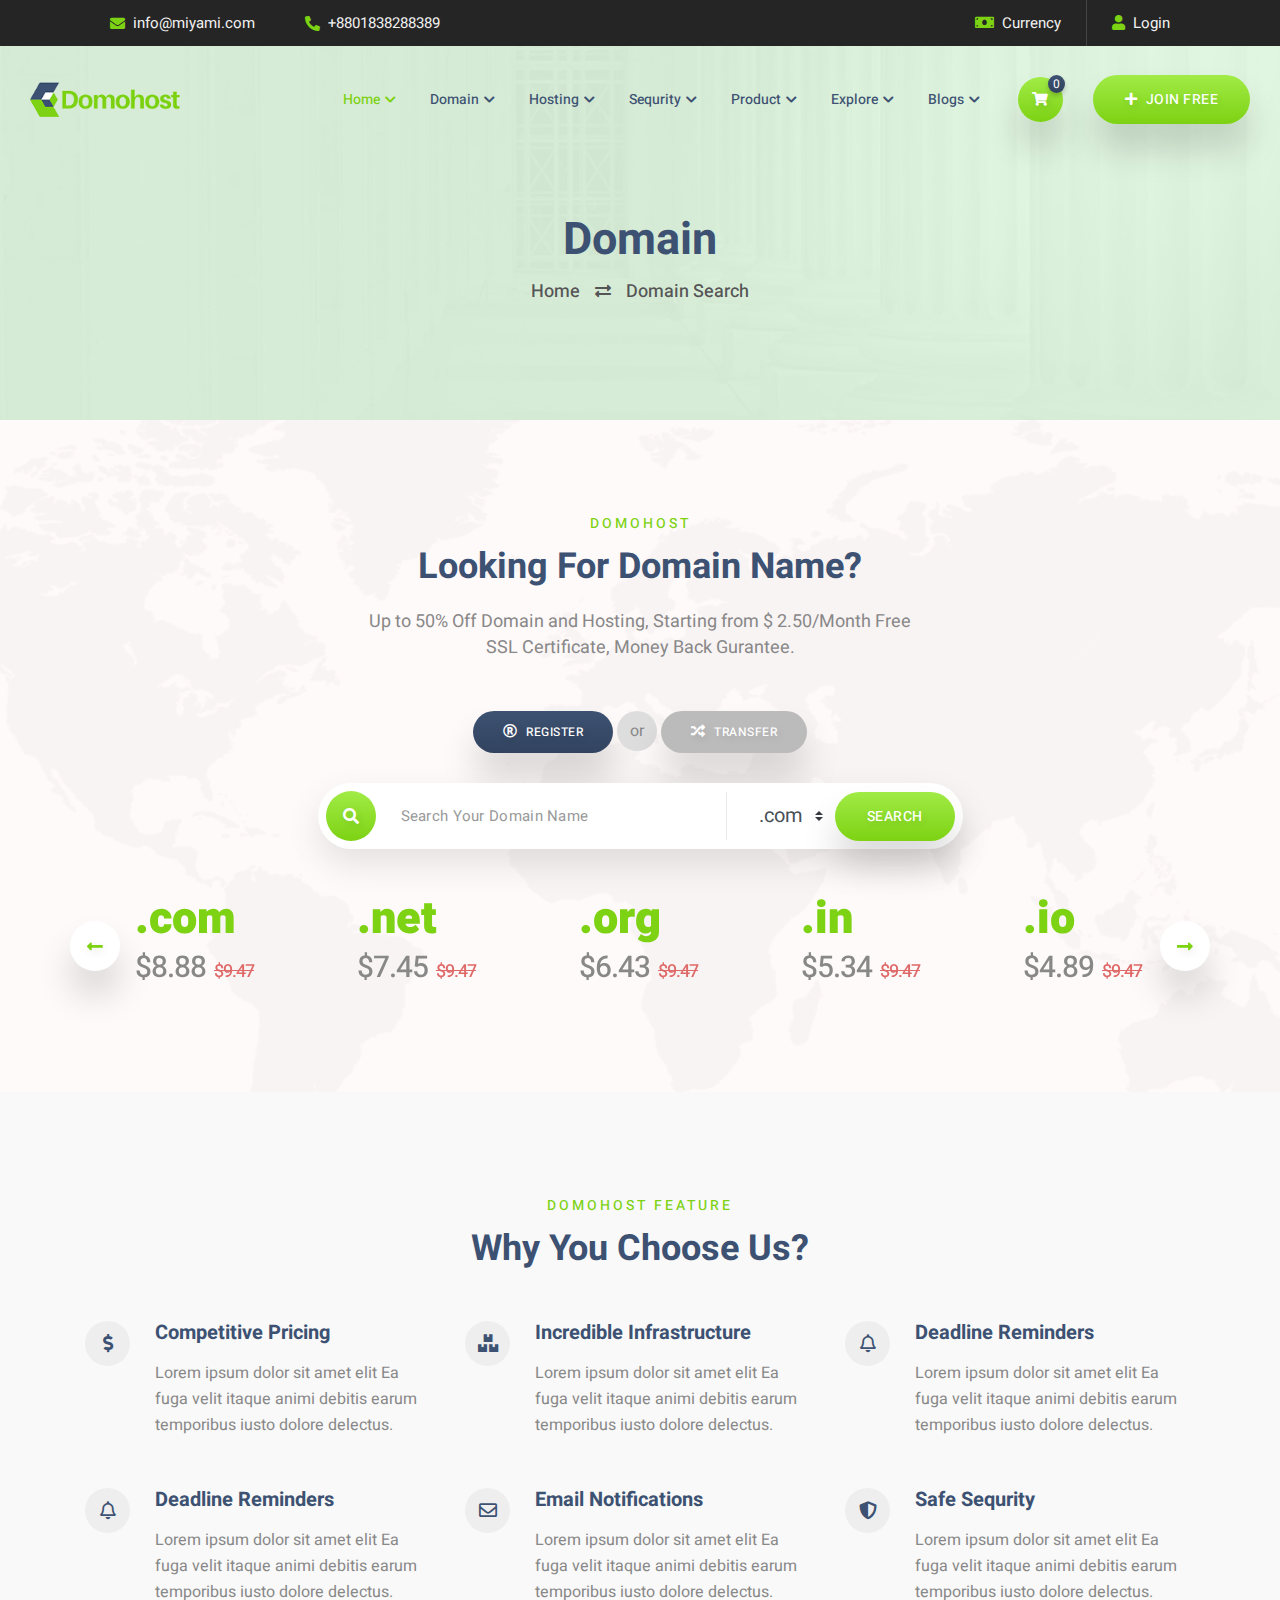
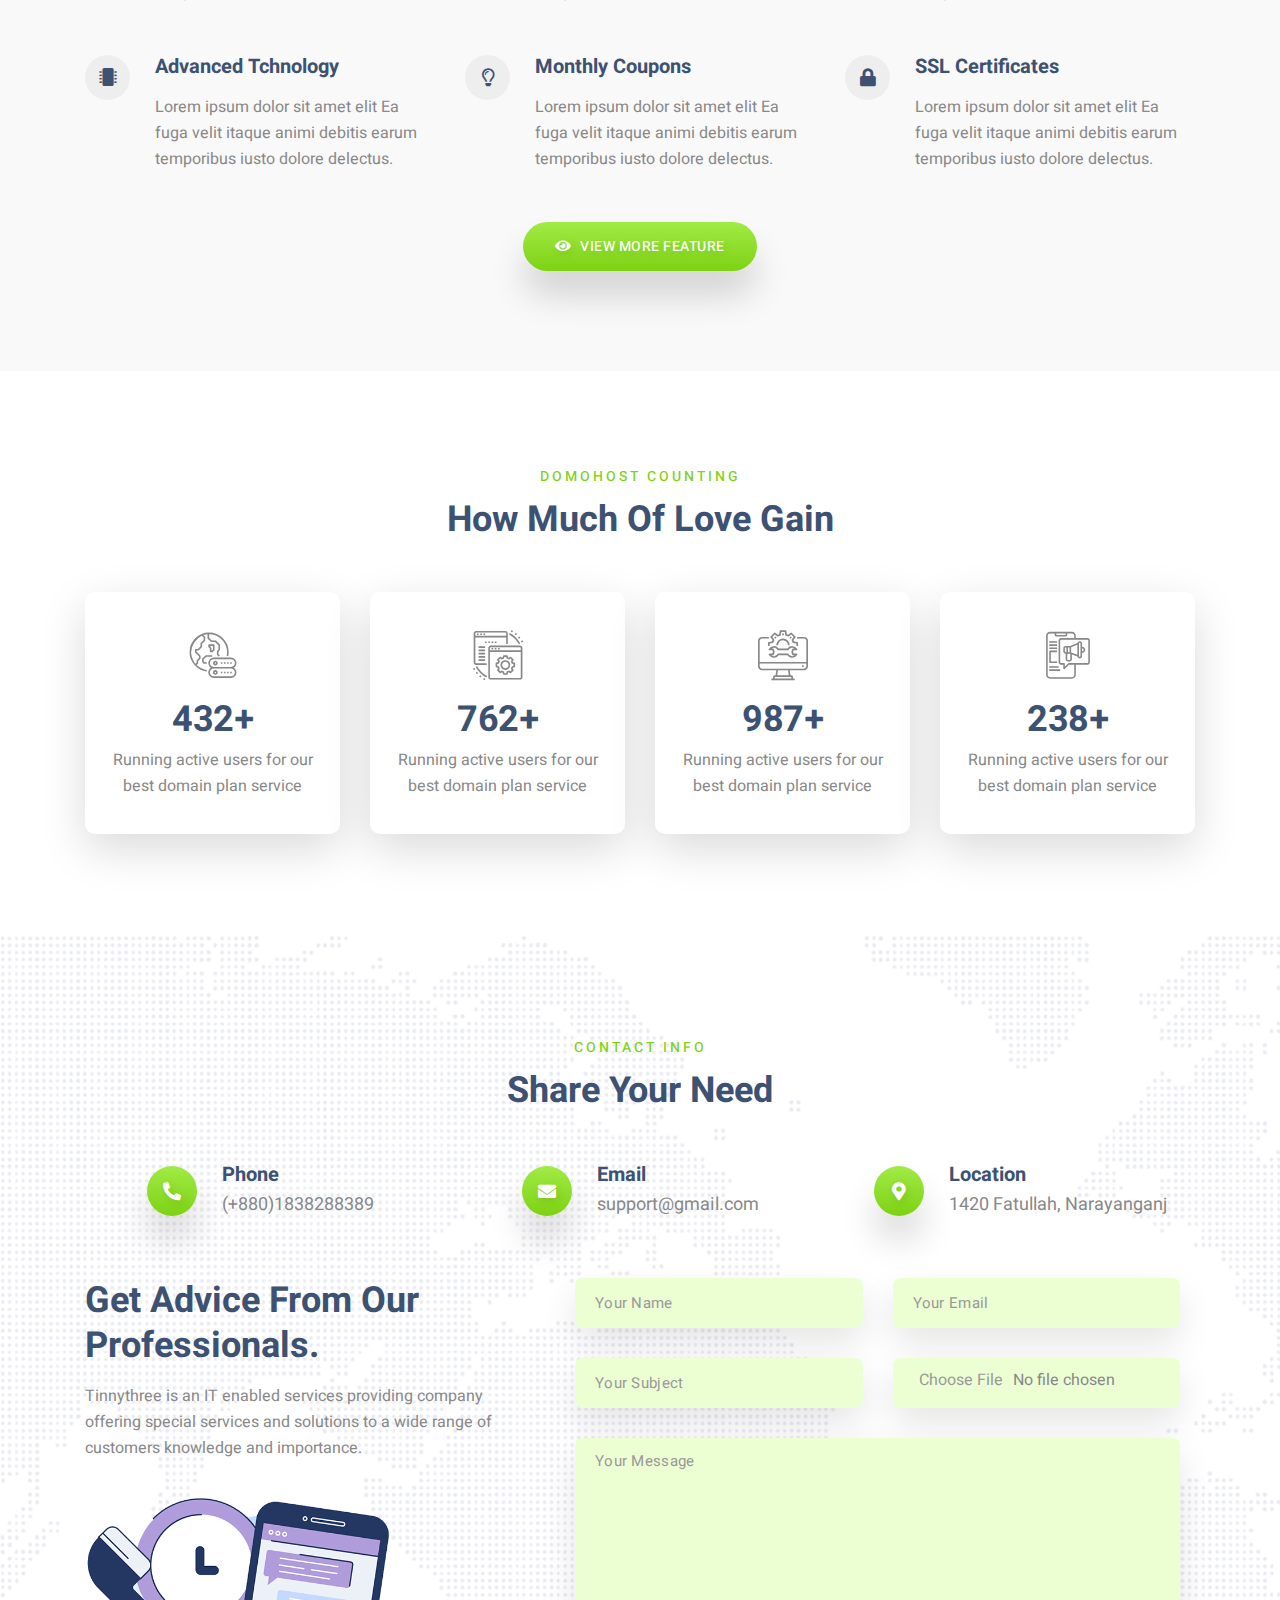
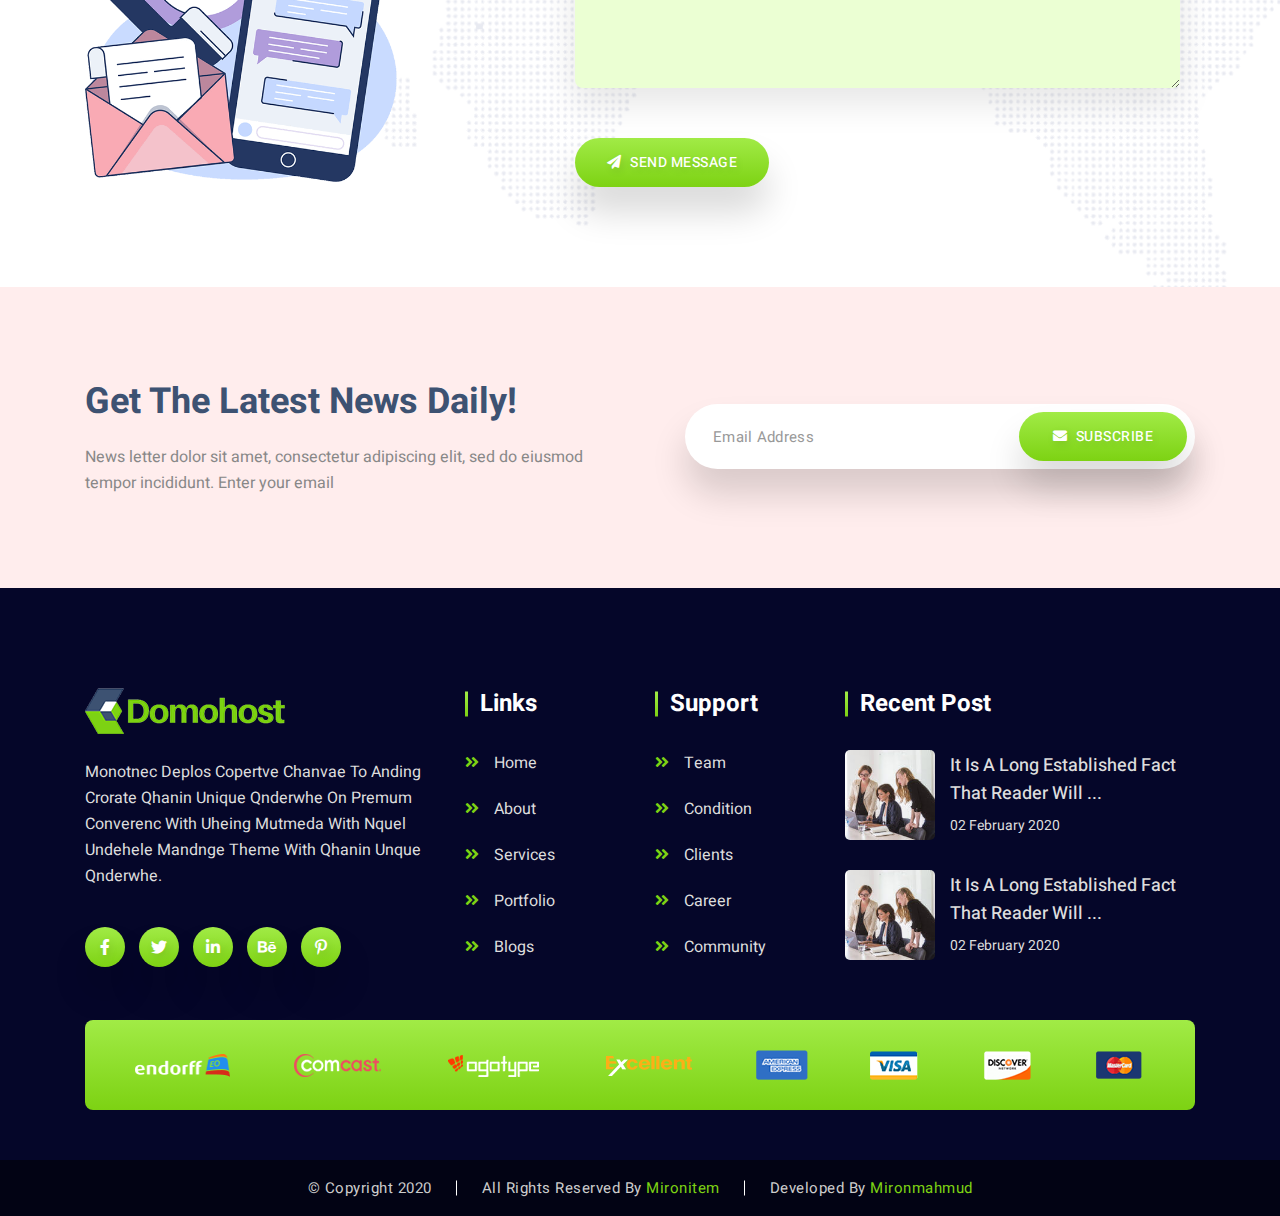
<file: domain.html>
<!DOCTYPE html>
<html lang="en">
    <head>
        <meta charset="UTF-8">
        <meta name="viewport" content="width=device-width, initial-scale=1, shrink-to-fit=no">
        <title>Domohost - Domain</title>
        <!--=====================================
                    CSS LINK PART START
        =======================================-->
        <!-- FOR PAGE ICON -->
        <link rel="icon" href="assets/images/favicon.png">

        <!-- FOR FONT ICON -->
        <link rel="stylesheet" href="assets/icon/flaticon/flaticon.css">
        <link rel="stylesheet" href="https://cdnjs.cloudflare.com/ajax/libs/font-awesome/5.13.0/css/all.min.css">

        <!-- FOR SLICK SLIDER -->
        <link rel="stylesheet" href="assets/source/css/slick.css">

        <!-- FOR BOOTSTRAP -->
        <link rel="stylesheet" href="assets/source/css/bootstrap.min.css">

        <!-- FOR STYLE -->
        <link rel="stylesheet" href="assets/source/css/main.css">
        <!--=====================================
                    CSS LINK PART END
        =======================================-->
    </head>
    <body>
        <!--=====================================
                    HEADER PART START
        =======================================-->
        <header class="header-part">
            <div class="container">
                <div class="row">
                    <div class="col-sm-12 col-md-6 col-lg-6">
                        <ul class="header-content">
                            <li>
                                <i class="fas fa-envelope"></i>
                                <p>info@miyami.com</p>
                            </li>
                            <li>
                                <i class="fas fa-phone-alt"></i>
                                <p>+8801838288389</p>
                            </li>
                        </ul>
                    </div>
                    <div class="col-sm-12 col-md-6 col-lg-6">
                        <ul class="header-content header-widget">
                            <li class="dropdown">
                                <a href="#"><i class="fas fa-money-bill"></i>currency</a>
                                <div class="dropdown-menu">
                                    <a class="dropdown-item" href="#">US Dollers</a>
                                    <a class="dropdown-item" href="#">British Pound</a>
                                    <a class="dropdown-item" href="#">Euro</a>
                                </div>
                            </li>
                            <li>
                                <a href="#"><i class="fas fa-user"></i>login</a>
                            </li>
                        </ul>
                    </div>
                </div>
            </div>
        </header>
        <!--=====================================
                    HEADER PART END
        =======================================-->


        <!--=====================================
                    NAVBAR PART START
        =======================================-->
        <nav class="navbar navbar-expand-lg">
            <div class="container">
                <a class="navbar-brand" href="index.html">
                    <img src="assets/images/main-logo.png" alt="main-logo">
                </a>
                <button class="navbar-toggler" type="button" data-toggle="collapse" data-target="#navbarSupportedContent" aria-controls="navbarSupportedContent" aria-expanded="false" aria-label="Toggle navigation">
                    <i class="fas fa-bars"></i>
                </button>

                <div class="collapse navbar-collapse" id="navbarSupportedContent">
                    <ul class="navbar-nav ml-auto">
                        <li class="nav-item active dropdown">
                            <a class="nav-link dropdown-toggle" href="#" role="button" data-toggle="dropdown" aria-haspopup="true" aria-expanded="false">
                                Home
                                <i class="fas fa-chevron-down"></i>
                            </a>
                            <div class="dropdown-menu">
                                <a class="dropdown-item" href="index.html">home default</a>
                                <a class="dropdown-item" href="home-1.html">home 1</a>
                                <a class="dropdown-item" href="home-2.html">home 2</a>
                            </div>
                        </li>
                        <li class="nav-item dropdown">
                            <a class="nav-link dropdown-toggle" href="#" role="button" data-toggle="dropdown" aria-haspopup="true" aria-expanded="false">
                                Domain
                                <i class="fas fa-chevron-down"></i>
                            </a>
                            <div class="dropdown-menu">
                                <a class="dropdown-item" href="domain.html">domain search</a>
                                <a class="dropdown-item" href="#">Transfer to us</a>
                                <a class="dropdown-item" href="#">best cupon</a>
                            </div>
                        </li>
                        <li class="nav-item dropdown">
                            <a class="nav-link dropdown-toggle" href="#" role="button" data-toggle="dropdown" aria-haspopup="true" aria-expanded="false">
                                Hosting
                                <i class="fas fa-chevron-down"></i>
                            </a>
                            <div class="dropdown-menu">
                                <a class="dropdown-item" href="hosting.html">hosting plan</a>
                                <a class="dropdown-item" href="#">Business hosting</a>
                                <a class="dropdown-item" href="#">Unlimited cloud</a>
                                <a class="dropdown-item" href="#">Beginer hosting</a>
                            </div>
                        </li>
                        <li class="nav-item dropdown">
                            <a class="nav-link dropdown-toggle" href="#" role="button" data-toggle="dropdown" aria-haspopup="true" aria-expanded="false">
                                Sequrity
                                <i class="fas fa-chevron-down"></i>
                            </a>
                            <div class="dropdown-menu">
                                <a class="dropdown-item" href="#">SSL Sequrity</a>
                                <a class="dropdown-item" href="#">Advance linux</a>
                                <a class="dropdown-item" href="#">E-commerce Sequrity</a>
                                <a class="dropdown-item" href="#">software development</a>
                            </div>
                        </li>
                        <li class="nav-item dropdown">
                            <a class="nav-link dropdown-toggle" href="#" role="button" data-toggle="dropdown" aria-haspopup="true" aria-expanded="false">
                                product
                                <i class="fas fa-chevron-down"></i>
                            </a>
                            <div class="dropdown-menu">
                                <a class="dropdown-item" href="product.html">all product</a>
                                <a class="dropdown-item" href="#">html template</a>
                                <a class="dropdown-item" href="#">React template</a>
                                <a class="dropdown-item" href="#">software</a>
                            </div>
                        </li>
                        <li class="nav-item dropdown">
                            <a class="nav-link dropdown-toggle" href="#" role="button" data-toggle="dropdown" aria-haspopup="true" aria-expanded="false">
                                Explore
                                <i class="fas fa-chevron-down"></i>
                            </a>
                            <div class="dropdown-menu">
                                <a class="dropdown-item" href="#">documentation</a>
                                <a class="dropdown-item" href="#">customer care</a>
                                <a class="dropdown-item" href="#">community</a>
                                <a class="dropdown-item" href="#">live support</a>
                                <a class="dropdown-item" href="#">web solution</a>
                                <a class="dropdown-item" href="#">privacy policy</a>
                                <a class="dropdown-item" href="#">contact us</a>
                            </div>
                        </li>
                        <li class="nav-item dropdown">
                            <a class="nav-link dropdown-toggle" href="#" role="button" data-toggle="dropdown" aria-haspopup="true" aria-expanded="false">
                                blogs
                                <i class="fas fa-chevron-down"></i>
                            </a>
                            <div class="dropdown-menu">
                                <a class="dropdown-item" href="blog-list.html">blog list</a>
                                <a class="dropdown-item" href="blog-details.html">blog details</a>
                            </div>
                        </li>
                    </ul>
                    <ul class="navbar-icon">
                        <li>
                            <a href="#"><i class="fas fa-shopping-cart"></i></a>
                            <span class="navbar-cart">0</span>
                        </li>
                    </ul>
                    <div class="navbar-btn">
                        <a class="btn btn-primary"><i class="fas fa-plus"></i> join free</a>
                    </div>
                </div>
            </div>
        </nav>
        <!--=====================================
                    NAVBAR PART END
        =======================================-->
        
        
        <!--=========================================
                       BANNER PART START
        ===========================================-->
        <div class="inner-banner">
            <div class="inner-overlay">
                <div class="container">
                    <div class="row">
                        <div class="col-lg-12">
                            <div class="inner-content">
                                <h1>domain</h1>
                                <ul>
                                    <li><a href="index.html">home</a></li>
                                    <li><i class="fas fa-exchange-alt"></i></li>
                                    <li><a href="domain.html">domain search</a></li>
                                </ul>
                            </div>
                        </div>
                    </div>
                </div>
            </div>
        </div>
        <!--=========================================
                       BANNER PART END
        ===========================================-->


        <!--=========================================
                       DOMAIN PART START
        ===========================================-->
        <section class="domain-part">
            <div class="domain-bg">
                <div class="container">
                    <div class="row">
                        <div class="col-lg-12 ">
                            <div class="section-heading domain-heading">
                                <span class="title">Domohost</span>
                                <h2>looking for domain name?</h2>
                                <p>Up to 50% Off Domain and Hosting, Starting from $ 2.50/Month
                                    Free SSL Certificate, Money Back Gurantee.</p>
                            </div>
                        </div>
                    </div>
                    <div class="row">
                        <div class="col-lg-12">
                            <ul class="duel-btn">
                                <li class="active">
                                    <a class="btn btn-primary">
                                        <i class="far fa-registered"></i>
                                        register
                                    </a>
                                </li>
                                <li><span>or</span></li>
                                <li>
                                    <a class="btn btn-primary">
                                        <i class="fas fa-random"></i>
                                        transfer
                                    </a>
                                </li>
                            </ul>
                        </div>
                    </div>
                    <div class="row">
                        <div class="col-lg-12 text-center">
                            <form class="domain-form">
                                <div class="domain-input">
                                    <i class="fas fa-search"></i>
                                    <input type="text" placeholder="Search your domain name">
                                    <div class="domain-select">
                                        <select class="custom-select custom-select-lg">
                                            <option selected>.com</option>
                                            <option value="1">.net</option>
                                            <option value="2">.org</option>
                                            <option value="3">.info</option>
                                        </select>
                                    </div>
                                    <button class="btn btn-primary">search</button>
                                </div>
                            </form>
                        </div>
                    </div>
                    <div class="row">
                        <div class="col-lg-12">
                            <div class="inner-domain-suggest">
                                <ul class="domain-slider">
                                    <li>
                                        <a href="#">.com</a>
                                        <span>$8.88<del>$9.47</del></span>
                                    </li>
                                    <li>
                                        <a href="#">.net</a>
                                        <span>$7.45<del>$9.47</del></span>
                                    </li>
                                    <li>
                                        <a href="#">.org</a>
                                        <span>$6.43<del>$9.47</del></span>
                                    </li>
                                    <li>
                                        <a href="#">.in</a>
                                        <span>$5.34<del>$9.47</del></span>
                                    </li>
                                    <li>
                                        <a href="#">.io</a>
                                        <span>$4.89<del>$9.47</del></span>
                                    </li>
                                    <li>
                                        <a href="#">.tech</a>
                                        <span>$3.78<del>$9.47</del></span>
                                    </li>
                                </ul>
                            </div>
                        </div>
                    </div>
                </div>
            </div>
        </section>
        <!--=========================================
                       DOMAIN PART END
        ===========================================-->
        
        
        <!--=========================================
                       FEATURE PART START
        ===========================================-->
        <section class="feature-part">
            <div class="container">
                <div class="row">
                    <div class="col-lg-12">
                        <div class="section-heading">
                            <span class="title">Domohost feature</span>
                            <h2>why you choose us?</h2>
                        </div>
                    </div>
                </div>
                <div class="row">
                    <div class="col-md-6 col-lg-4">
                        <ul class="feature-card">
                            <li><i class="fas fa-dollar-sign"></i></li>
                            <li>
                                <h4>Competitive Pricing</h4>
                                <p>Lorem ipsum dolor sit amet elit Ea fuga velit itaque animi debitis earum temporibus iusto dolore delectus.</p>
                            </li>
                        </ul>
                    </div>
                    <div class="col-md-6 col-lg-4">
                        <ul class="feature-card">
                            <li><i class="fas fa-boxes"></i></li>
                            <li>
                                <h4>Incredible Infrastructure</h4>
                                <p>Lorem ipsum dolor sit amet elit Ea fuga velit itaque animi debitis earum temporibus iusto dolore delectus.</p>
                            </li>
                        </ul>
                    </div>
                    <div class="col-md-6 col-lg-4">
                        <ul class="feature-card">
                            <li><i class="far fa-bell"></i></li>
                            <li>
                                <h4>Deadline Reminders</h4>
                                <p>Lorem ipsum dolor sit amet elit Ea fuga velit itaque animi debitis earum temporibus iusto dolore delectus.</p>
                            </li>
                        </ul>
                    </div>
                    <div class="col-md-6 col-lg-4">
                        <ul class="feature-card">
                            <li><i class="far fa-bell"></i></li>
                            <li>
                                <h4>Deadline Reminders</h4>
                                <p>Lorem ipsum dolor sit amet elit Ea fuga velit itaque animi debitis earum temporibus iusto dolore delectus.</p>
                            </li>
                        </ul>
                    </div>
                    <div class="col-md-6 col-lg-4">
                        <ul class="feature-card">
                            <li><i class="far fa-envelope"></i></li>
                            <li>
                                <h4>Email Notifications</h4>
                                <p>Lorem ipsum dolor sit amet elit Ea fuga velit itaque animi debitis earum temporibus iusto dolore delectus.</p>
                            </li>
                        </ul>
                    </div>
                    <div class="col-md-6 col-lg-4">
                        <ul class="feature-card">
                            <li><i class="fas fa-shield-alt"></i></li>
                            <li>
                                <h4>safe sequrity</h4>
                                <p>Lorem ipsum dolor sit amet elit Ea fuga velit itaque animi debitis earum temporibus iusto dolore delectus.</p>
                            </li>
                        </ul>
                    </div>
                    <div class="col-md-6 col-lg-4">
                        <ul class="feature-card">
                            <li><i class="fas fa-microchip"></i></li>
                            <li>
                                <h4>Advanced Tchnology</h4>
                                <p>Lorem ipsum dolor sit amet elit Ea fuga velit itaque animi debitis earum temporibus iusto dolore delectus.</p>
                            </li>
                        </ul>
                    </div>
                    <div class="col-md-6 col-lg-4">
                        <ul class="feature-card">
                            <li><i class="far fa-lightbulb"></i></li>
                            <li>
                                <h4>Monthly coupons</h4>
                                <p>Lorem ipsum dolor sit amet elit Ea fuga velit itaque animi debitis earum temporibus iusto dolore delectus.</p>
                            </li>
                        </ul>
                    </div>
                    <div class="col-md-6 col-lg-4">
                        <ul class="feature-card">
                            <li><i class="fas fa-lock"></i></li>
                            <li>
                                <h4>SSL Certificates</h4>
                                <p>Lorem ipsum dolor sit amet elit Ea fuga velit itaque animi debitis earum temporibus iusto dolore delectus.</p>
                            </li>
                        </ul>
                    </div>
                </div>
                <div class="row">
                    <div class="col-lg-12 text-center">
                        <a class="btn btn-primary" href="#">
                            <i class="fas fa-eye"></i> 
                            view more feature
                        </a>
                    </div>
                </div>
            </div>
        </section>
        <!--=========================================
                       FEATURE PART END
        ===========================================-->
        
        
        <!--=========================================
                       COUNTER PART START
        ===========================================-->
        <div class="counter-part">
            <div class="container">
                <div class="row">
                    <div class="col-lg-12">
                        <div class="section-heading">
                            <span class="title">Domohost counting</span>
                            <h2>how much of love gain</h2>
                        </div>
                    </div>
                </div>
                <div class="row">
                    <div class="col-md-6 col-lg-3">
                        <div class="counter-card">
                            <i class="flaticon-seo-and-web"></i>
                            <h2><span class="counter-number">432</span>+</h2>
                            <p>Running active users for our best domain plan service</p>
                        </div>
                    </div>
                    <div class="col-md-6 col-lg-3">
                        <div class="counter-card">
                            <i class="flaticon-web-maintenance"></i>
                            <h2><span class="counter-number">762</span>+</h2>
                            <p>Running active users for our best domain plan service</p>
                        </div>
                    </div>
                    <div class="col-md-6 col-lg-3">
                        <div class="counter-card">
                            <i class="flaticon-editing"></i>
                            <h2><span class="counter-number">987</span>+</h2>
                            <p>Running active users for our best domain plan service</p>
                        </div>
                    </div>
                    <div class="col-md-6 col-lg-3">
                        <div class="counter-card">
                            <i class="flaticon-advertisement"></i>
                            <h2><span class="counter-number">238</span>+</h2>
                            <p>Running active users for our best domain plan service</p>
                        </div>
                    </div>
                </div>
            </div>
        </div>
        <!--=========================================
                       COUNT PART END
        ===========================================-->
        
        
        <!--=========================================
                      CONTACT PART START
        ===========================================-->
        <section class="contact-part">
            <div class="container">
                <div class="row">
                    <div class="col-lg-12">
                        <div class="section-heading">
                            <span class="title">contact info</span>
                            <h2>share your need</h2>
                        </div>
                    </div>
                </div>
                <div class="row">
                    <div class="col-md-4 col-lg-4">
                        <div class="contact-info">
                            <i class="fas fa-phone-alt"></i>
                            <div class="contact-text">
                                <h4>phone</h4>
                                <p>(+880)1838288389</p>
                            </div>
                        </div>
                    </div>
                    <div class="col-md-4 col-lg-4">
                        <div class="contact-info">
                            <i class="fas fa-envelope"></i>
                            <div class="contact-text">
                                <h4>email</h4>
                                <p>support@gmail.com</p>
                            </div>
                        </div>
                    </div>
                    <div class="col-md-4 col-lg-4">
                        <div class="contact-info">
                            <i class="fas fa-map-marker-alt"></i>
                            <div class="contact-text">
                                <h4>location</h4>
                                <p>1420 Fatullah, Narayanganj</p>
                            </div>
                        </div>
                    </div>
                </div>
                <div class="row">
                    <div class="col-lg-5 col-md-5">
                        <div class="contact-content">
                            <h2>Get Advice From Our Professionals.</h2>
                            <p>Tinnythree is an IT enabled services providing company offering special services and solutions to a wide range of customers knowledge and importance.</p>
                            <img src="assets/images/contact-img.png" alt="contact-img">
                        </div>
                    </div>
                    <div class="col-lg-7 col-md-7">
                        <form class="contact-form">
                            <div class="contact-input">
                                <input type="text" placeholder="your name">
                                <input type="email" placeholder="your email">
                            </div>
                            <div class="contact-input">
                                <input type="text" placeholder="your subject">
                                <input type="file">
                            </div>
                            <div class="contact-input">
                                <textarea placeholder="your message"></textarea>
                            </div>
                            <button class="btn btn-primary">
                                <i class="fas fa-paper-plane"></i> 
                                send message
                            </button>
                        </form>
                    </div>
                </div>
            </div>
        </section>
        <!--=========================================
                      CONTACT PART END
        ===========================================-->


        <!--=========================================
                    NEWSLETTER PART START
        ===========================================-->
        <section class="news-part">
            <div class="container">
                <div class="row">
                    <div class="col-md-6 col-lg-6">
                        <div class="news-content">
                            <h2>Get The Latest News Daily!</h2>
                            <p>News letter dolor sit amet, consectetur adipiscing elit, sed do eiusmod tempor incididunt. Enter your email</p>
                        </div>
                    </div>
                    <div class="col-md-6 col-lg-6">
                        <form class="news-form">
                            <input type="email" placeholder="Email address">
                            <button class="btn btn-primary">
                                <i class="fas fa-envelope"></i>
                                subscribe
                            </button>
                        </form>
                    </div>
                </div>
            </div>
        </section>
        <!--=========================================
                     NEWSLETTER PART END
        ===========================================-->
        
        
        <!--=========================================
                      FOOTER PART START
        ===========================================-->
        <section class="footer-part">
            <div class="container">
                <div class="row">
                    <div class="col-lg-4 col-sm-12 col-md-12">
                        <div class="footer-about">
                            <a class="footer-logo" href="index.html">
                                <img src="assets/images/main-logo.png" alt="main-logo">
                            </a>
                            <p>Monotnec deplos copertve chanvae to anding crorate Qhanin Unique Qnderwhe on Premum Converenc With Uheing Mutmeda with Nquel Undehele Mandnge theme with Qhanin Unque Qnderwhe.</p>
                            <ul class="social-icon">
                                <li><a href="#"><i class="fab fa-facebook-f"></i></a></li>
                                <li><a href="#"><i class="fab fa-twitter"></i></a></li>
                                <li><a href="#"><i class="fab fa-linkedin-in"></i></a></li>
                                <li><a href="#"><i class="fab fa-behance"></i></a></li>
                                <li><a href="#"><i class="fab fa-pinterest-p"></i></a></li>
                            </ul>
                        </div>
                    </div>
                    <div class="col-lg-2 col-sm-6 col-md-3">
                        <div class="footer-widget">
                            <h3>links</h3>
                            <ul>
                                <li><a href="index.html"><i class="fas fa-angle-double-right"></i>home</a></li>
                                <li><a href="#about-part"><i class="fas fa-angle-double-right"></i>about</a></li>
                                <li><a href="#service-part"><i class="fas fa-angle-double-right"></i>services</a></li>
                                <li><a href="portfolio.html"><i class="fas fa-angle-double-right"></i>portfolio</a></li>
                                <li><a href="blog-list.html"><i class="fas fa-angle-double-right"></i>blogs</a></li>
                            </ul>
                        </div>
                    </div>
                    <div class="col-lg-2 col-sm-6 col-md-3">
                        <div class="footer-widget">
                            <h3>support</h3>
                            <ul>
                                <li><a href="#"><i class="fas fa-angle-double-right"></i>team</a></li>
                                <li><a href="#"><i class="fas fa-angle-double-right"></i>condition</a></li>
                                <li><a href="#"><i class="fas fa-angle-double-right"></i>clients</a></li>
                                <li><a href="#"><i class="fas fa-angle-double-right"></i>career</a></li>
                                <li><a href="#"><i class="fas fa-angle-double-right"></i>community</a></li>
                            </ul>
                        </div>
                    </div>
                    <div class="col-lg-4 col-sm-12 col-md-6">
                        <div class="footer-blog">
                            <h3>recent post</h3>
                            <ul>
                                <li>
                                    <img src="assets/images/footer-blog-1.jpg" alt="footer-blog-1">
                                    <div class="footer-text">
                                        <h5><a href="#">it is a long established fact that reader will ...</a></h5>
                                        <p>02 february 2020</p>
                                    </div>
                                </li>
                                <li>
                                    <img src="assets/images/footer-blog-1.jpg" alt="footer-blog-1">
                                    <div class="footer-text">
                                        <h5><a href="#">it is a long established fact that reader will ...</a></h5>
                                        <p>02 february 2020</p>
                                    </div>
                                </li>
                            </ul>
                        </div>
                    </div>
                </div>
                <div class="row">
                    <div class="col-lg-12">
                        <div class="footer-card">
                            <a href="#"><img src="assets/images/card-1.png" alt="card-1"></a>
                            <a href="#"><img src="assets/images/card-2.png" alt="card-2"></a>
                            <a href="#"><img src="assets/images/card-3.png" alt="card-3"></a>
                            <a href="#"><img src="assets/images/card-4.png" alt="card-4"></a>
                            <a href="#"><img src="assets/images/card-5.png" alt="card-5"></a>
                            <a href="#"><img src="assets/images/card-6.png" alt="card-6"></a>
                            <a href="#"><img src="assets/images/card-7.png" alt="card-7"></a>
                            <a href="#"><img src="assets/images/card-8.png" alt="card-8"></a>
                        </div>
                    </div>
                </div>
            </div>
        </section>
        <!--=========================================
                      FOOTER PART END
        ===========================================-->
        
        
        <!--=========================================
                    FOOTER-BOTTOM PART START
        ===========================================-->
        <section class="footer-bottom">
            <div class="container">
                <ul>
                    <li>&copy; copyright 2020</li>
                    <li>all rights reserved by <a href="#">mironitem</a></li>
                    <li>developed by <a href="#">mironmahmud</a></li>
                </ul>
            </div>
        </section>
        <!--=========================================
                    FOOTER-BOTTOM PART END
        ===========================================-->
        
        
        <!--=====================================
                    JS LINK PART START
        =======================================-->
        <!-- FOR BOOTSTRAP -->
        <script src="assets/source/js/jquery-1.12.4.min.js"></script>
        <script src="assets/source/js/popper.min.js"></script>
        <script src="assets/source/js/bootstrap.min.js"></script>

        <!-- FOR SLICK SLIDER -->
        <script src="assets/source/js/slick.min.js"></script>
        <script src="assets/source/js/slick.js"></script>

        <!-- FOR COUTERUP PLUGIN -->
        <script src="./assets/source/js/waypoints.min.js"></script>
        <script src="./assets/source/js/counterup.min.js"></script>
        <script src="./assets/source/js/counterup.js"></script>

        <!-- FOR INTERACTION -->
        <script src="assets/source/js/main.js"></script>
        <!--=====================================
                    JS LINK PART END
        =======================================-->
    </body>
</html>
</file>
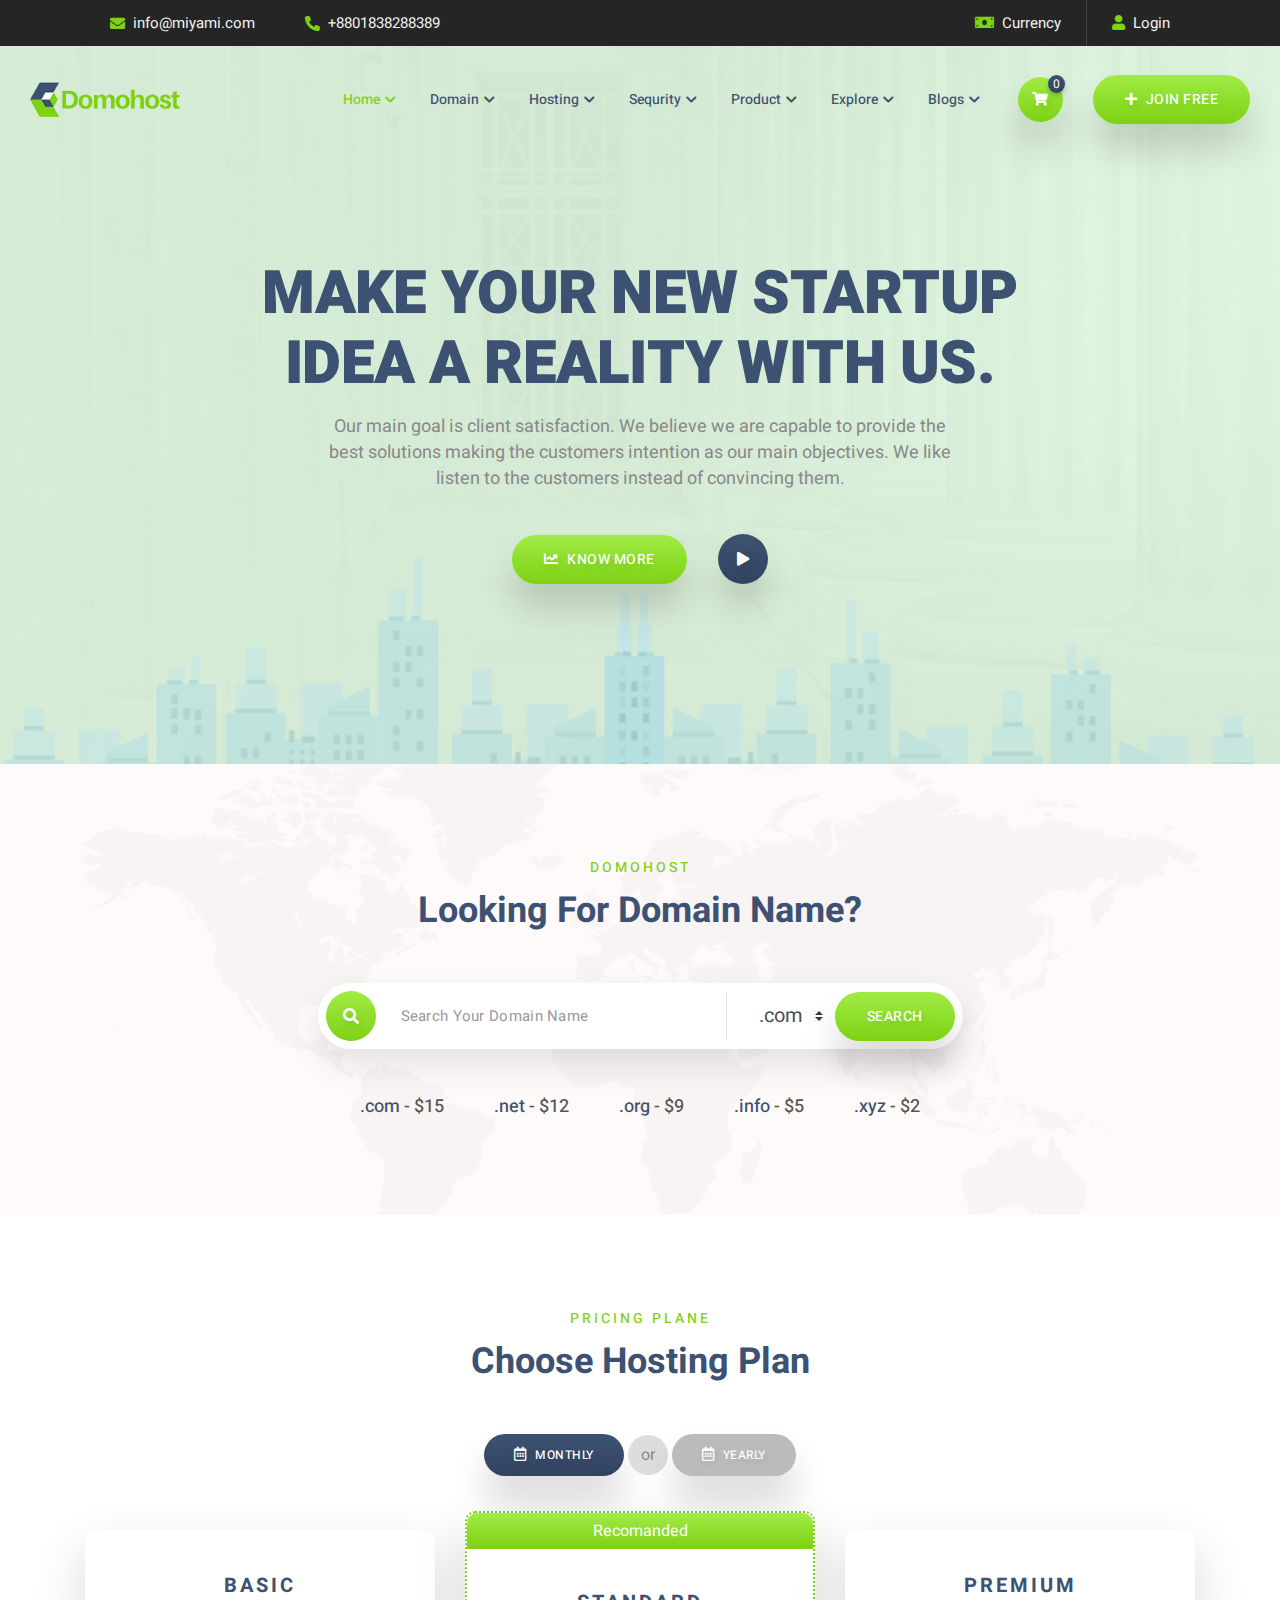
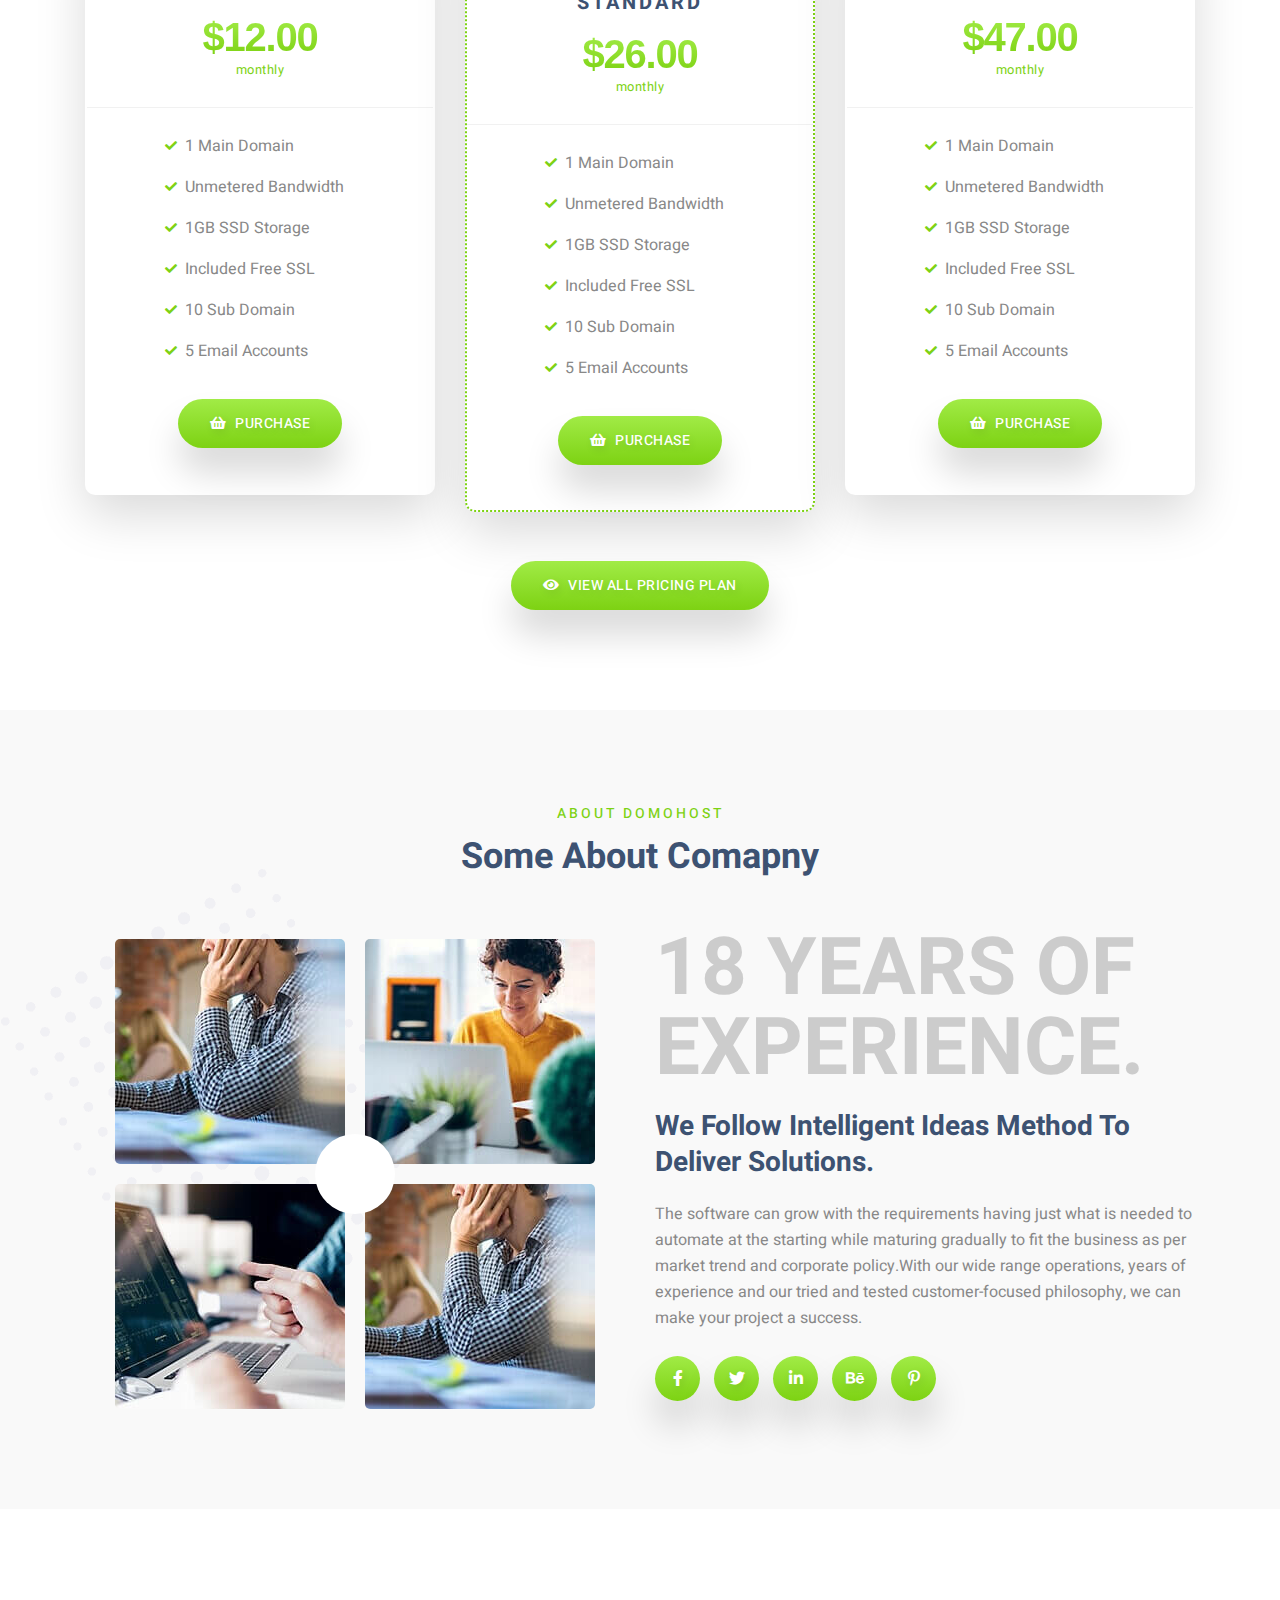
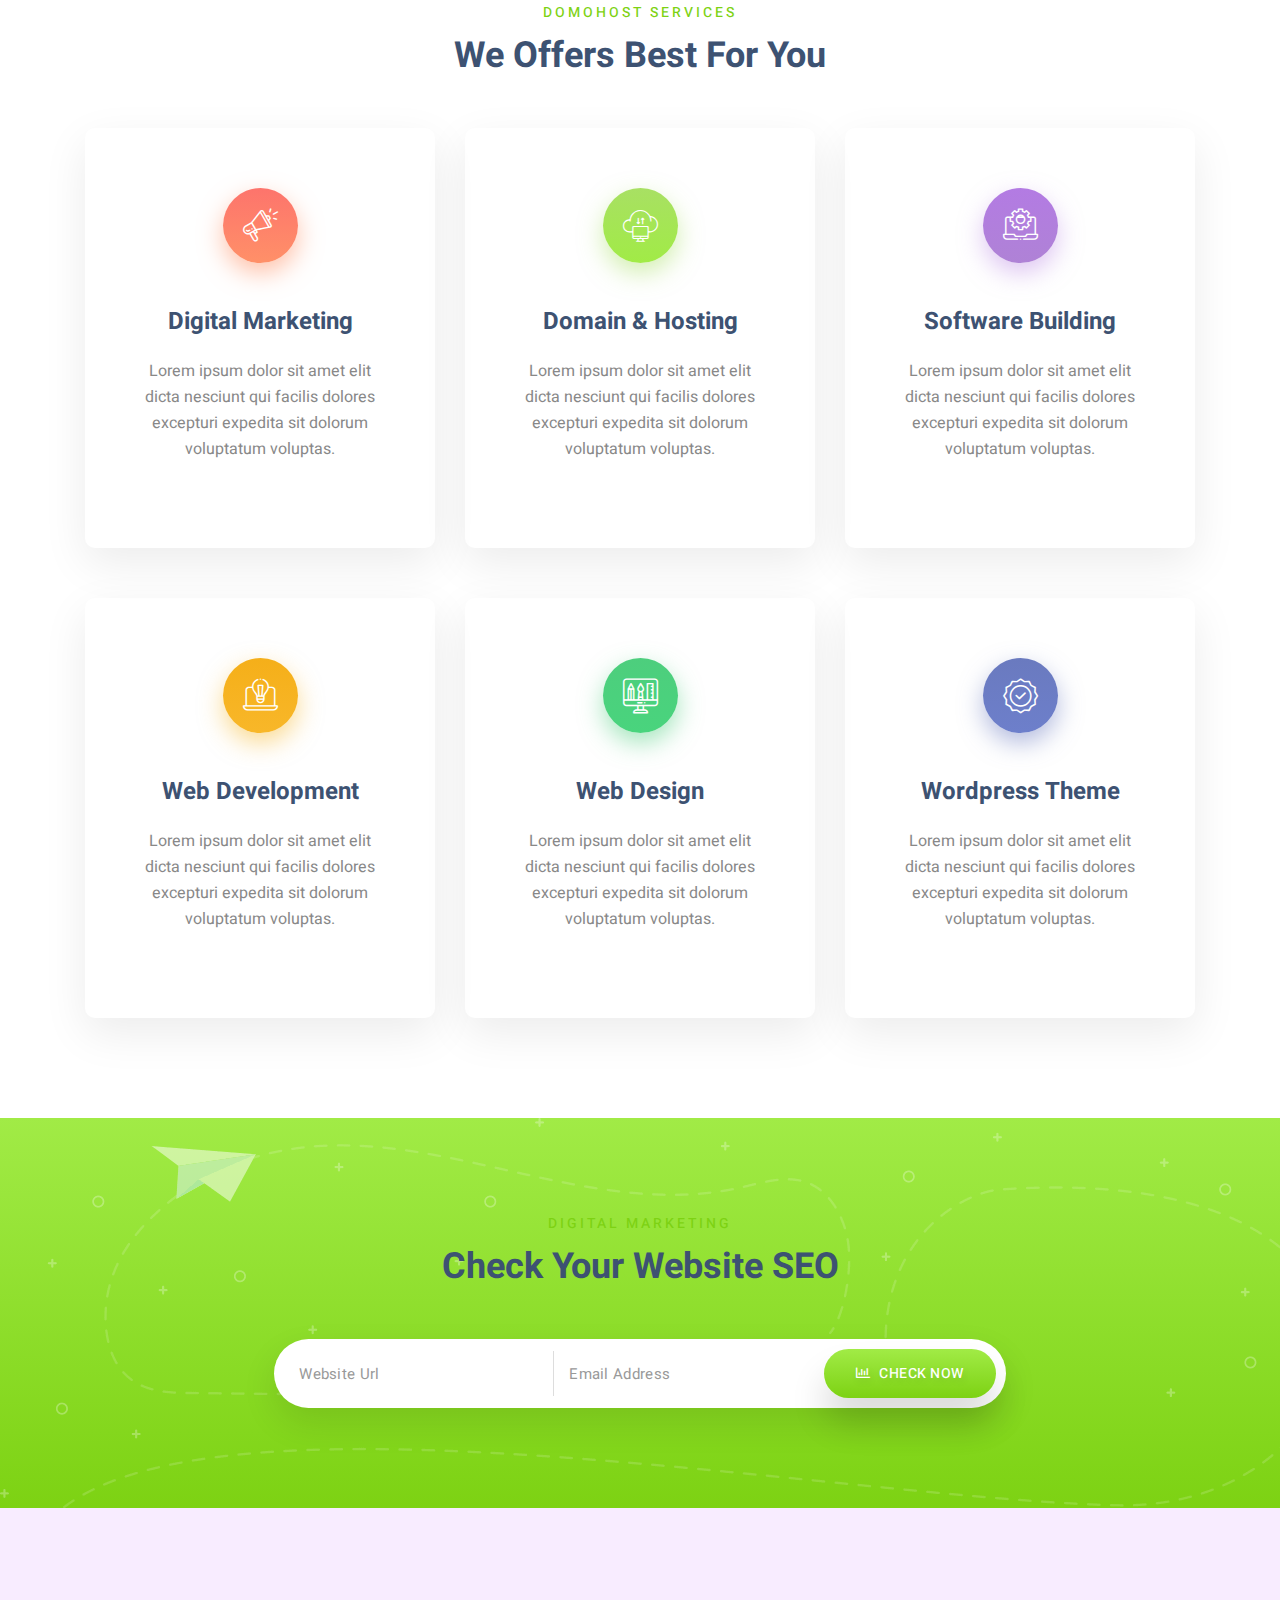
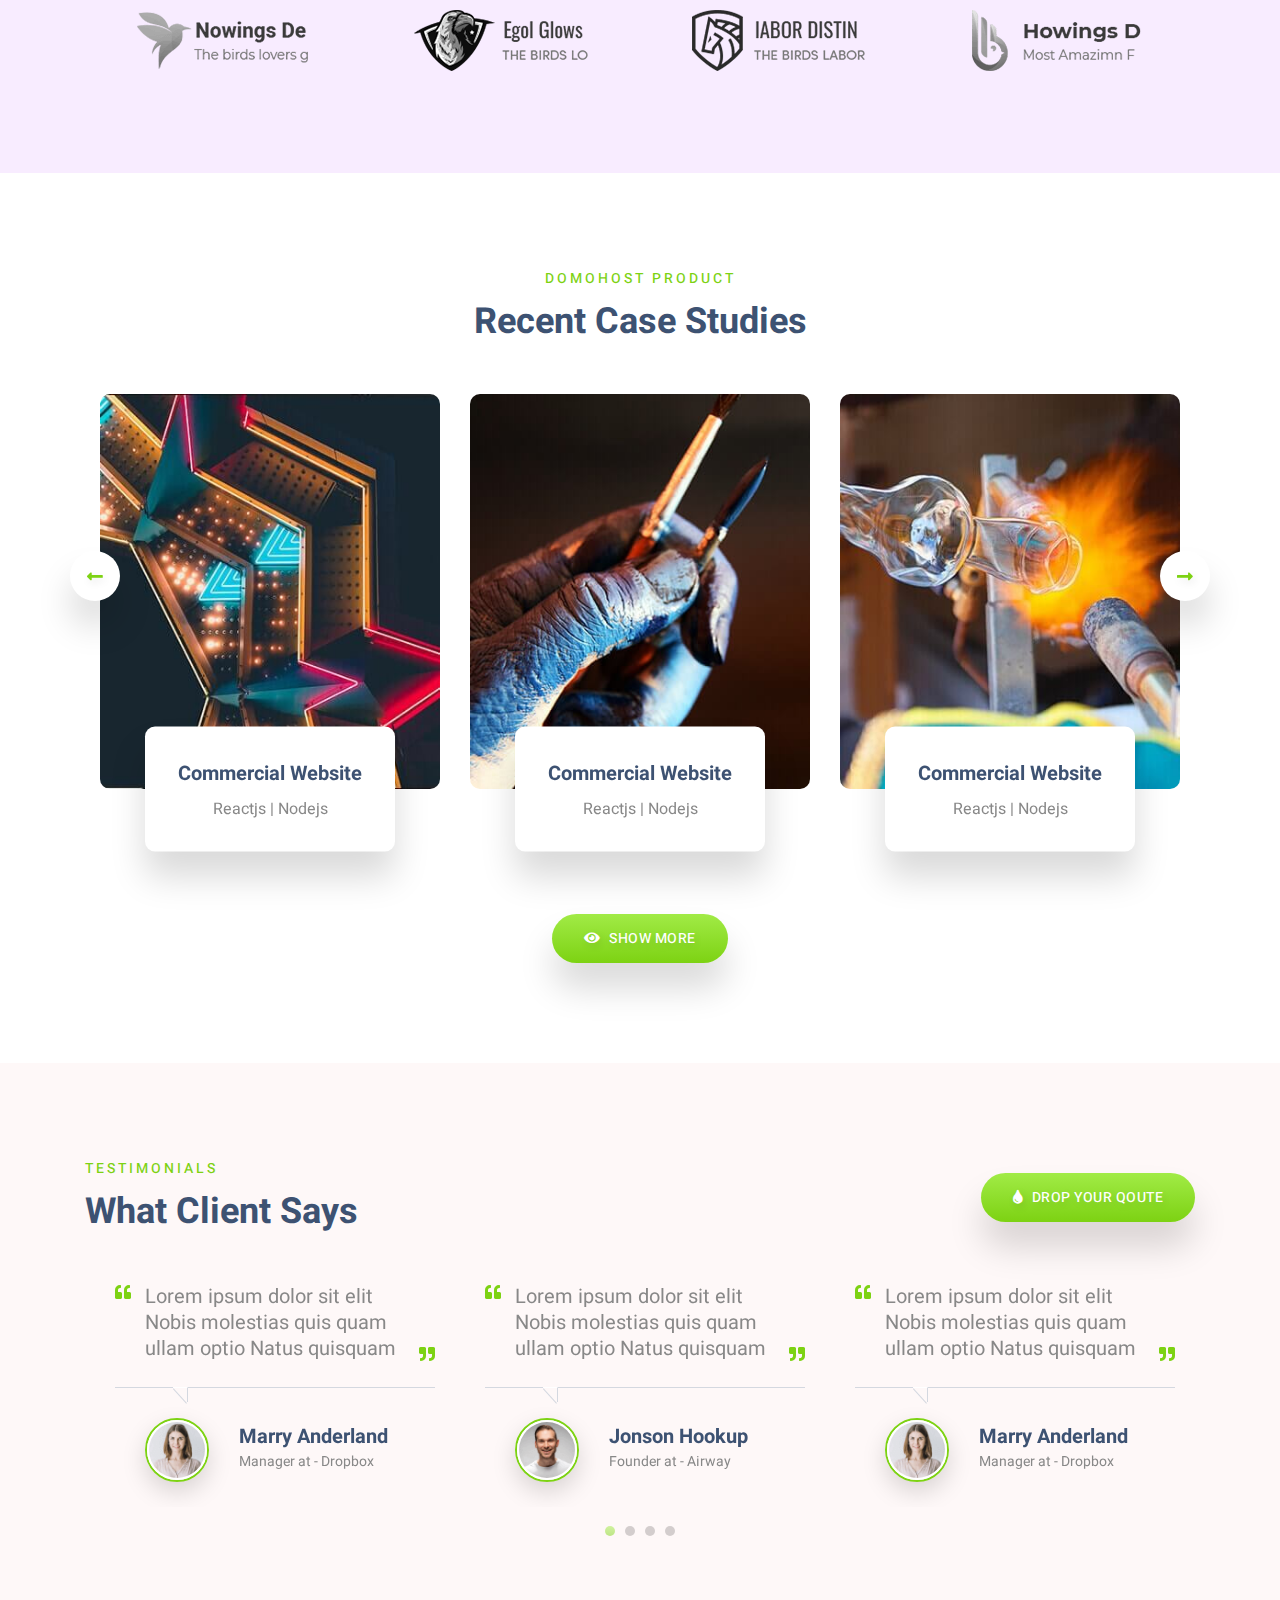
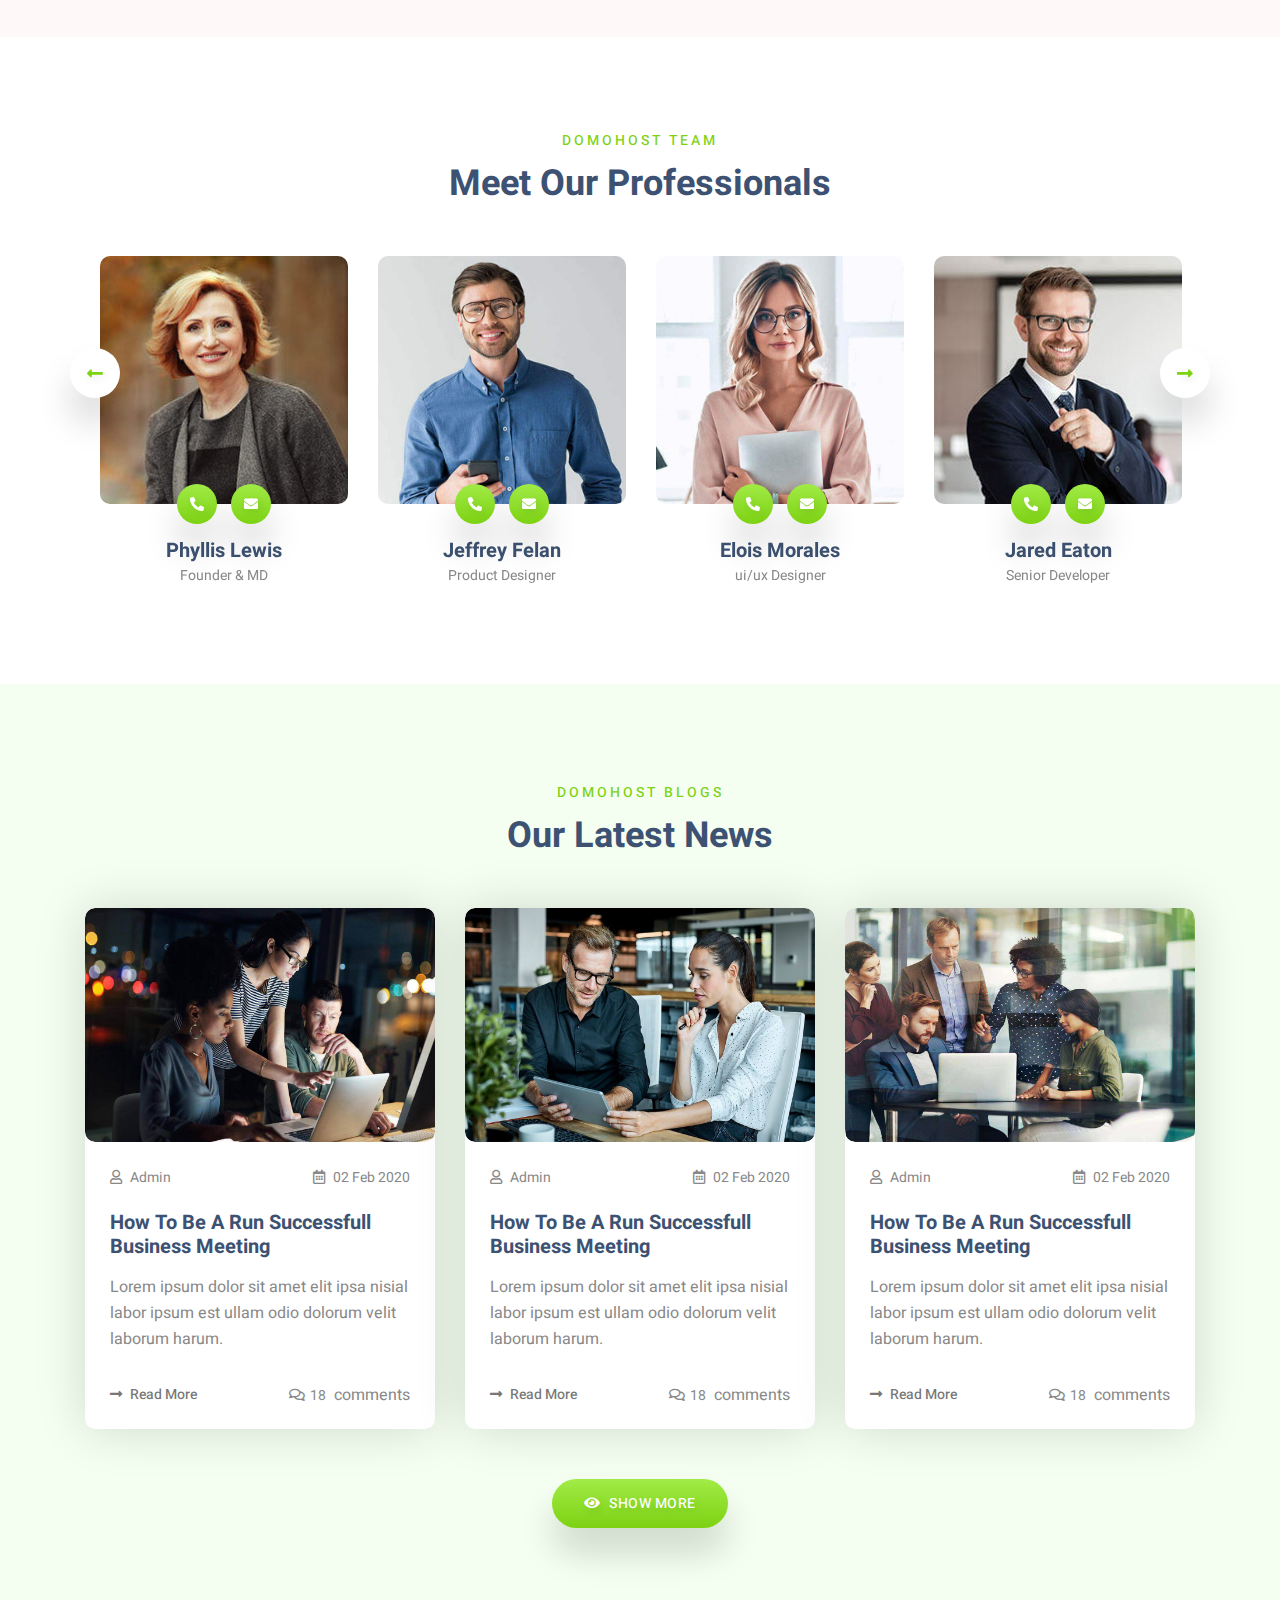
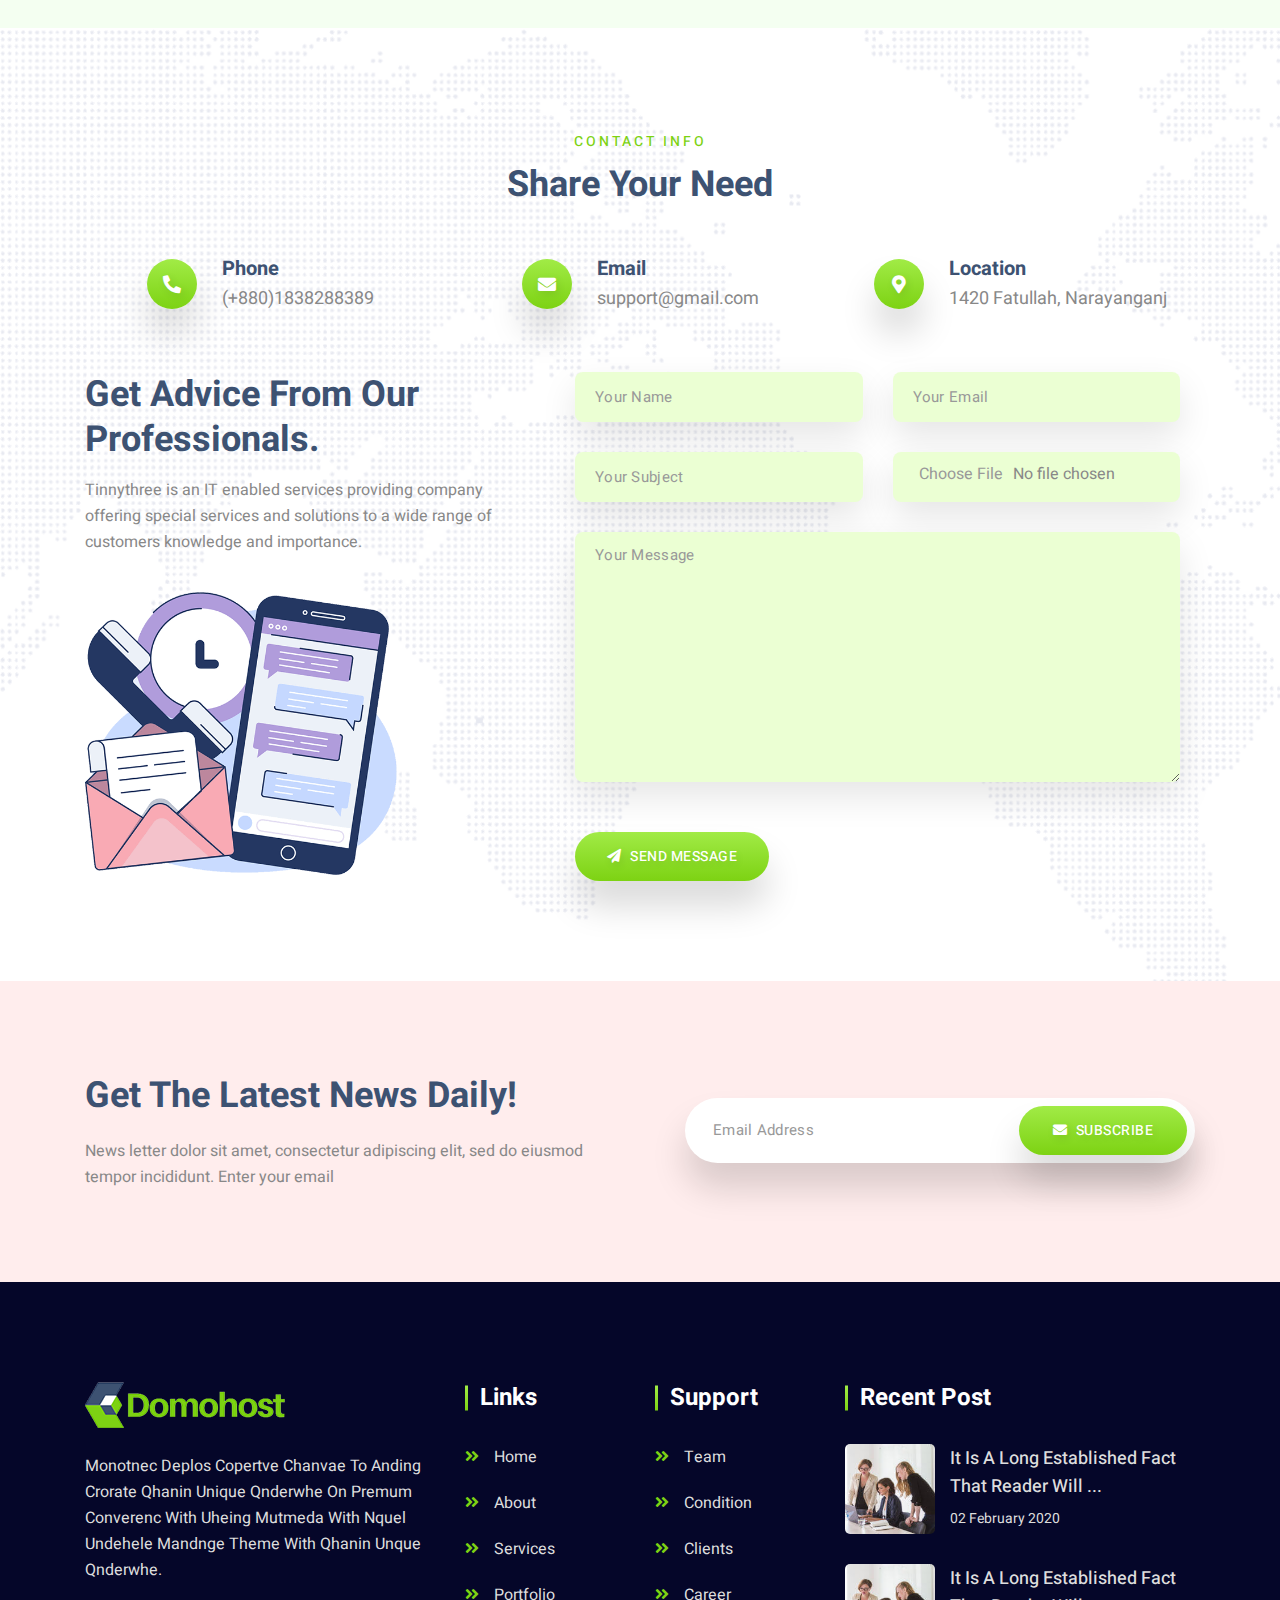
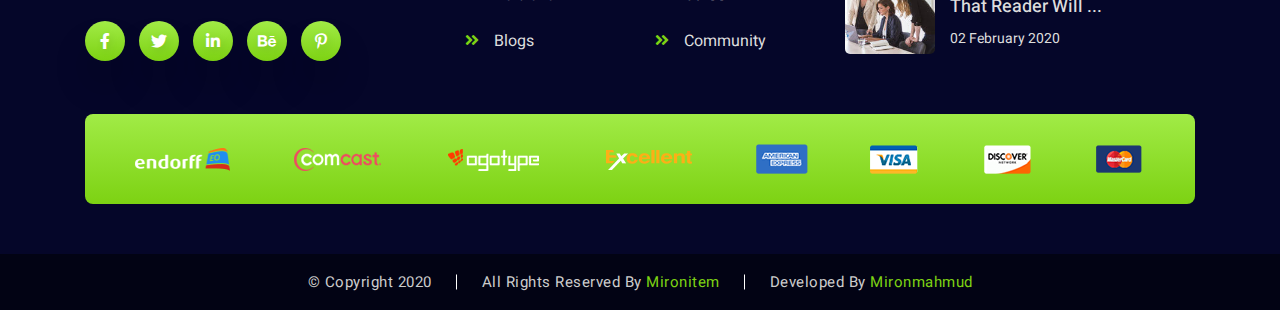
<file: home-1.html>
<!DOCTYPE html>
<html lang="en">
    <head>
        <meta charset="UTF-8">
        <meta name="viewport" content="width=device-width, initial-scale=1, shrink-to-fit=no">
        <title>Domohost - Home 1</title>
        <!--=====================================
                    CSS LINK PART START
        =======================================-->
        <!-- FOR PAGE ICON -->
        <link rel="icon" href="assets/images/favicon.png">

        <!-- FOR FONT ICON -->
        <link rel="stylesheet" href="assets/icon/flaticon/flaticon.css">
        <link rel="stylesheet" href="https://cdnjs.cloudflare.com/ajax/libs/font-awesome/5.13.0/css/all.min.css">

        <!-- FOR VENOBOX -->
        <link rel="stylesheet" href="assets/source/css/venobox.min.css">

        <!-- FOR SLICK SLIDER -->
        <link rel="stylesheet" href="assets/source/css/slick.css">

        <!-- FOR BOOTSTRAP -->
        <link rel="stylesheet" href="assets/source/css/bootstrap.min.css">

        <!-- FOR STYLE -->
        <link rel="stylesheet" href="assets/source/css/main.css">
        <!--=====================================
                    CSS LINK PART END
        =======================================-->
    </head>
    <body>
        <!--=====================================
                    HEADER PART START
        =======================================-->
        <header class="header-part">
            <div class="container">
                <div class="row">
                    <div class="col-sm-12 col-md-6 col-lg-6">
                        <ul class="header-content">
                            <li>
                                <i class="fas fa-envelope"></i>
                                <p>info@miyami.com</p>
                            </li>
                            <li>
                                <i class="fas fa-phone-alt"></i>
                                <p>+8801838288389</p>
                            </li>
                        </ul>
                    </div>
                    <div class="col-sm-12 col-md-6 col-lg-6">
                        <ul class="header-content header-widget">
                            <li class="dropdown">
                                <a href="#"><i class="fas fa-money-bill"></i>currency</a>
                                <div class="dropdown-menu">
                                    <a class="dropdown-item" href="#">US Dollers</a>
                                    <a class="dropdown-item" href="#">British Pound</a>
                                    <a class="dropdown-item" href="#">Euro</a>
                                </div>
                            </li>
                            <li>
                                <a href="#"><i class="fas fa-user"></i>login</a>
                            </li>
                        </ul>
                    </div>
                </div>
            </div>
        </header>
        <!--=====================================
                    HEADER PART END
        =======================================-->


        <!--=====================================
                    NAVBAR PART START
        =======================================-->
        <nav class="navbar navbar-expand-lg">
            <div class="container">
                <a class="navbar-brand" href="index.html">
                    <img src="assets/images/main-logo.png" alt="main-logo">
                </a>
                <button class="navbar-toggler" type="button" data-toggle="collapse" data-target="#navbarSupportedContent" aria-controls="navbarSupportedContent" aria-expanded="false" aria-label="Toggle navigation">
                    <i class="fas fa-bars"></i>
                </button>

                <div class="collapse navbar-collapse" id="navbarSupportedContent">
                    <ul class="navbar-nav ml-auto">
                        <li class="nav-item active dropdown">
                            <a class="nav-link dropdown-toggle" href="#" role="button" data-toggle="dropdown" aria-haspopup="true" aria-expanded="false">
                                Home
                                <i class="fas fa-chevron-down"></i>
                            </a>
                            <div class="dropdown-menu">
                                <a class="dropdown-item" href="index.html">home default</a>
                                <a class="dropdown-item" href="home-1.html">home 1</a>
                                <a class="dropdown-item" href="home-2.html">home 2</a>
                            </div>
                        </li>
                        <li class="nav-item dropdown">
                            <a class="nav-link dropdown-toggle" href="#" role="button" data-toggle="dropdown" aria-haspopup="true" aria-expanded="false">
                                Domain
                                <i class="fas fa-chevron-down"></i>
                            </a>
                            <div class="dropdown-menu">
                                <a class="dropdown-item" href="domain.html">domain search</a>
                                <a class="dropdown-item" href="#">Transfer to us</a>
                                <a class="dropdown-item" href="#">best cupon</a>
                            </div>
                        </li>
                        <li class="nav-item dropdown">
                            <a class="nav-link dropdown-toggle" href="#" role="button" data-toggle="dropdown" aria-haspopup="true" aria-expanded="false">
                                Hosting
                                <i class="fas fa-chevron-down"></i>
                            </a>
                            <div class="dropdown-menu">
                                <a class="dropdown-item" href="hosting.html">hosting plan</a>
                                <a class="dropdown-item" href="#">Business hosting</a>
                                <a class="dropdown-item" href="#">Unlimited cloud</a>
                                <a class="dropdown-item" href="#">Beginer hosting</a>
                            </div>
                        </li>
                        <li class="nav-item dropdown">
                            <a class="nav-link dropdown-toggle" href="#" role="button" data-toggle="dropdown" aria-haspopup="true" aria-expanded="false">
                                Sequrity
                                <i class="fas fa-chevron-down"></i>
                            </a>
                            <div class="dropdown-menu">
                                <a class="dropdown-item" href="#">SSL Sequrity</a>
                                <a class="dropdown-item" href="#">Advance linux</a>
                                <a class="dropdown-item" href="#">E-commerce Sequrity</a>
                                <a class="dropdown-item" href="#">software development</a>
                            </div>
                        </li>
                        <li class="nav-item dropdown">
                            <a class="nav-link dropdown-toggle" href="#" role="button" data-toggle="dropdown" aria-haspopup="true" aria-expanded="false">
                                product
                                <i class="fas fa-chevron-down"></i>
                            </a>
                            <div class="dropdown-menu">
                                <a class="dropdown-item" href="product.html">all product</a>
                                <a class="dropdown-item" href="#">html template</a>
                                <a class="dropdown-item" href="#">React template</a>
                                <a class="dropdown-item" href="#">software</a>
                            </div>
                        </li>
                        <li class="nav-item dropdown">
                            <a class="nav-link dropdown-toggle" href="#" role="button" data-toggle="dropdown" aria-haspopup="true" aria-expanded="false">
                                Explore
                                <i class="fas fa-chevron-down"></i>
                            </a>
                            <div class="dropdown-menu">
                                <a class="dropdown-item" href="#">documentation</a>
                                <a class="dropdown-item" href="#">customer care</a>
                                <a class="dropdown-item" href="#">community</a>
                                <a class="dropdown-item" href="#">live support</a>
                                <a class="dropdown-item" href="#">web solution</a>
                                <a class="dropdown-item" href="#">privacy policy</a>
                                <a class="dropdown-item" href="#">contact us</a>
                            </div>
                        </li>
                        <li class="nav-item dropdown">
                            <a class="nav-link dropdown-toggle" href="#" role="button" data-toggle="dropdown" aria-haspopup="true" aria-expanded="false">
                                blogs
                                <i class="fas fa-chevron-down"></i>
                            </a>
                            <div class="dropdown-menu">
                                <a class="dropdown-item" href="blog-list.html">blog list</a>
                                <a class="dropdown-item" href="blog-details.html">blog details</a>
                            </div>
                        </li>
                    </ul>
                    <ul class="navbar-icon">
                        <li>
                            <a href="#"><i class="fas fa-shopping-cart"></i></a>
                            <span class="navbar-cart">0</span>
                        </li>
                    </ul>
                    <div class="navbar-btn">
                        <a class="btn btn-primary"><i class="fas fa-plus"></i> join free</a>
                    </div>
                </div>
            </div>
        </nav>
        <!--=====================================
                    NAVBAR PART END
        =======================================-->
        
        
        <!--=========================================
                       BANNER PART START
        ===========================================-->
        <section class="banner-part home-1-banner">
            <div class="banner-overlay">
                <img class="banner-bg" src="assets/images/doc-contact-bg.png" alt="doc-contact-bg">
                <div class="container">
                    <div class="row">
                        <div class="col-lg-12">
                            <div class="banner-content home-1-content">
                                <h1>Make your new startup idea a reality with us.</h1>
                                <p>Our main goal is client satisfaction. We believe we are capable to provide the best solutions making the customers intention as our main objectives. We like listen to the customers instead of convincing them.</p>
                                <div class="banner-btn">
                                    <a class="btn btn-primary" href="#">
                                        <i class="fas fa-chart-line"></i>
                                        know more
                                    </a>
                                    <a class="venobox banner-video" data-autoplay="true" data-vbtype="video" href="https://youtu.be/wLq6g4O1LYY"><i class="fas fa-play"></i></a>
                                </div>
                            </div>
                        </div>
                    </div>
                </div>
            </div>
        </section>
        <!--=========================================
                       BANNER PART END
        ===========================================-->
        
        
        <!--=========================================
                       DOMAIN PART START
        ===========================================-->
        <section class="domain-part">
            <div class="domain-bg">
                <div class="container">
                    <div class="row">
                        <div class="col-lg-12">
                            <div class="section-heading">
                                <span class="title">Domohost</span>
                                <h2>looking for domain name?</h2>
                            </div>
                        </div>
                    </div>
                    <div class="row">
                        <div class="col-lg-12 text-center">
                            <form class="domain-form">
                                <div class="domain-input">
                                    <i class="fas fa-search"></i>
                                    <input type="text" placeholder="Search your domain name">
                                    <div class="domain-select">
                                        <select class="custom-select custom-select-lg">
                                            <option selected>.com</option>
                                            <option value="1">.net</option>
                                            <option value="2">.org</option>
                                            <option value="3">.info</option>
                                        </select>
                                    </div>
                                    <button class="btn btn-primary">search</button>
                                </div>
                            </form>
                        </div>
                        <div class="col-lg-12">
                            <div class="domain-suggest">
                                <ul>
                                    <li><p>.com <span>- $15</span></p></li>
                                    <li><p>.net <span>- $12</span></p></li>
                                    <li><p>.org <span>- $9</span></p></li>
                                    <li><p>.info <span>- $5</span></p></li>
                                    <li><p>.xyz <span>- $2</span></p></li>
                                </ul>
                            </div>
                        </div>
                    </div>
                </div>
            </div>
        </section>
        <!--=========================================
                       DOMAIN PART END
        ===========================================-->


        <!--=========================================
                      PRICE PART START
        ===========================================-->
        <section class="price-part">
            <div class="container">
                <div class="row">
                    <div class="col-lg-12">
                        <div class="section-heading">
                            <span class="title">pricing plane</span>
                            <h2>choose hosting plan</h2>
                        </div>
                    </div>
                </div>
                <div class="row">
                    <div class="col-lg-12 mb-4">
                        <ul class="duel-btn">
                            <li class="active">
                                <a class="btn btn-primary">
                                    <i class="far fa-calendar-alt"></i>
                                    monthly
                                </a>
                            </li>
                            <li><span>or</span></li>
                            <li>
                                <a class="btn btn-primary">
                                    <i class="far fa-calendar-alt"></i>
                                    yearly
                                </a>
                            </li>
                        </ul>
                    </div>
                </div>
                <div class="row">
                    <div class="col-sm-12 col-md-6 col-lg-4">
                        <div class="price-card">
                            <h3>basic</h3>
                            <h4>$12.00</h4> 
                            <small>monthly</small>
                            <ul class="price-list">
                                <li>
                                    <i class="fas fa-check"></i>
                                    <p>1 Main Domain</p>
                                </li>
                                <li>
                                    <i class="fas fa-check"></i>
                                    <p>Unmetered Bandwidth</p>
                                </li>
                                <li>
                                    <i class="fas fa-check"></i>
                                    <p>1GB SSD Storage</p>
                                </li>
                                <li>
                                    <i class="fas fa-check"></i>
                                    <p>Included Free SSL</p>
                                </li>
                                <li>
                                    <i class="fas fa-check"></i>
                                    <p>10 Sub Domain</p>
                                </li>
                                <li>
                                    <i class="fas fa-check"></i>
                                    <p>5 Email Accounts</p>
                                </li>
                            </ul>
                            <div class="purchase-btn">
                                <a class="btn btn-primary" href="#">
                                    <i class="fas fa-shopping-basket"></i>
                                    purchase
                                </a>
                            </div>
                        </div>
                    </div>
                    <div class="col-sm-12 col-md-6 col-lg-4">
                        <div class="price-card price-active">
                            <span class="price-badge">recomanded</span>
                            <h3>standard</h3>
                            <h4>$26.00</h4> 
                            <small>monthly</small>
                            <ul class="price-list">
                                <li>
                                    <i class="fas fa-check"></i>
                                    <p>1 Main Domain</p>
                                </li>
                                <li>
                                    <i class="fas fa-check"></i>
                                    <p>Unmetered Bandwidth</p>
                                </li>
                                <li>
                                    <i class="fas fa-check"></i>
                                    <p>1GB SSD Storage</p>
                                </li>
                                <li>
                                    <i class="fas fa-check"></i>
                                    <p>Included Free SSL</p>
                                </li>
                                <li>
                                    <i class="fas fa-check"></i>
                                    <p>10 Sub Domain</p>
                                </li>
                                <li>
                                    <i class="fas fa-check"></i>
                                    <p>5 Email Accounts</p>
                                </li>
                            </ul>
                            <div class="purchase-btn">
                                <a class="btn btn-primary" href="#">
                                    <i class="fas fa-shopping-basket"></i>
                                    purchase
                                </a>
                            </div>
                        </div>
                    </div>
                    <div class="col-sm-12 col-md-6 col-lg-4">
                        <div class="price-card">
                            <h3>premium</h3>
                            <h4>$47.00</h4> 
                            <small>monthly</small>
                            <ul class="price-list">
                                <li>
                                    <i class="fas fa-check"></i>
                                    <p>1 Main Domain</p>
                                </li>
                                <li>
                                    <i class="fas fa-check"></i>
                                    <p>Unmetered Bandwidth</p>
                                </li>
                                <li>
                                    <i class="fas fa-check"></i>
                                    <p>1GB SSD Storage</p>
                                </li>
                                <li>
                                    <i class="fas fa-check"></i>
                                    <p>Included Free SSL</p>
                                </li>
                                <li>
                                    <i class="fas fa-check"></i>
                                    <p>10 Sub Domain</p>
                                </li>
                                <li>
                                    <i class="fas fa-check"></i>
                                    <p>5 Email Accounts</p>
                                </li>
                            </ul>
                            <div class="purchase-btn">
                                <a class="btn btn-primary" href="#">
                                    <i class="fas fa-shopping-basket"></i>
                                    purchase
                                </a>
                            </div>
                        </div>
                    </div>
                </div>
                <div class="row">
                    <div class="col-lg-12">
                        <div class="price-btn">
                            <a class="btn btn-primary" href="#">
                                <i class="fas fa-eye"></i> 
                                view all pricing plan
                            </a>
                        </div>
                    </div>
                </div>
            </div>
        </section>
        <!--=========================================
                      PRICE PART END
        ===========================================-->
        
        
        <!--=========================================
                      ABOUT PART START
        ===========================================-->
        <section class="about-part">
            <div class="about-shape"></div>
            <div class="container">
                <div class="row">
                    <div class="col-lg-12">
                        <div class="section-heading">
                            <span class="title">about Domohost</span>
                            <h2>some about comapny</h2>
                        </div>
                    </div>
                </div>
                <div class="row">
                    <div class="col-lg-6 col-md-6">
                        <div class="about-img">
                            <img src="assets/images/about-image-1.jpg" alt="about-img-1">
                            <img src="assets/images/about-image-2.jpg" alt="about-img-2">
                            <img src="assets/images/about-image-3.jpg" alt="about-img-3">
                            <img src="assets/images/about-image-1.jpg" alt="about-img-1">
                        </div>
                    </div>
                    <div class="col-lg-6 col-md-6">
                        <div class="about-content">
                            <h3>18 years of experience.</h3>
                            <h4>We Follow Intelligent Ideas Method To Deliver Solutions.</h4>
                            <p>The software can grow with the requirements having just what is needed to automate at the starting while maturing gradually to fit the business as per market trend and corporate policy.With our wide range operations, years of experience and our tried and tested customer-focused philosophy, we can make your project a success.</p>
                        </div>
                        <ul class="social-icon">
                            <li><a href="#"><i class="fab fa-facebook-f"></i></a></li>
                            <li><a href="#"><i class="fab fa-twitter"></i></a></li>
                            <li><a href="#"><i class="fab fa-linkedin-in"></i></a></li>
                            <li><a href="#"><i class="fab fa-behance"></i></a></li>
                            <li><a href="#"><i class="fab fa-pinterest-p"></i></a></li>
                        </ul>
                    </div>
                </div>
            </div>
        </section>
        <!--=========================================
                      ABOUT PART END
        ===========================================-->
        
        
        <!--=========================================
                       SERVICE PART PART
        ===========================================-->
        <section class="service-part">
            <div class="container">
                <div class="row">
                    <div class="col-lg-12">
                        <div class="section-heading">
                            <span class="title">Domohost services</span>
                            <h2>we offers best for you</h2>
                        </div>
                    </div>
                </div>
                <div class="row">
                    <div class="col-md-6 col-lg-4">
                        <div class="service-card card-1">
                            <div class="service-icon">
                                <i class="flaticon-promotion"></i>
                            </div>
                            <h3>Digital Marketing</h3>
                            <p>Lorem ipsum dolor sit amet elit dicta nesciunt qui facilis dolores excepturi expedita sit dolorum voluptatum voluptas.</p>
                            <a href="digital.html"><i class="fas fa-long-arrow-alt-right"></i></a>
                        </div>
                    </div>
                    <div class="col-md-6 col-lg-4">
                        <div class="service-card card-2">
                            <div class="service-icon">
                                <i class="flaticon-cloud-storage"></i>
                            </div>
                            <h3>Domain &amp; Hosting</h3>
                            <p>Lorem ipsum dolor sit amet elit dicta nesciunt qui facilis dolores excepturi expedita sit dolorum voluptatum voluptas.</p>
                            <a href="digital.html"><i class="fas fa-long-arrow-alt-right"></i></a>
                        </div>
                    </div>
                    <div class="col-md-6 col-lg-4">
                        <div class="service-card card-3">
                            <div class="service-icon">
                                <i class="flaticon-configuration"></i>
                            </div>
                            <h3>Software Building</h3>
                            <p>Lorem ipsum dolor sit amet elit dicta nesciunt qui facilis dolores excepturi expedita sit dolorum voluptatum voluptas.</p>
                            <a href="digital.html"><i class="fas fa-long-arrow-alt-right"></i></a>
                        </div>
                    </div>
                    <div class="col-md-6 col-lg-4">
                        <div class="service-card card-4">
                            <div class="service-icon">
                                <i class="flaticon-idea"></i>
                            </div>
                            <h3>Web Development</h3>
                            <p>Lorem ipsum dolor sit amet elit dicta nesciunt qui facilis dolores excepturi expedita sit dolorum voluptatum voluptas.</p>
                            <a href="digital.html"><i class="fas fa-long-arrow-alt-right"></i></a>
                        </div>
                    </div>
                    <div class="col-md-6 col-lg-4">
                        <div class="service-card card-5">
                            <div class="service-icon">
                                <i class="flaticon-computer"></i>
                            </div>
                            <h3>Web Design</h3>
                            <p>Lorem ipsum dolor sit amet elit dicta nesciunt qui facilis dolores excepturi expedita sit dolorum voluptatum voluptas.</p>
                            <a href="develop.html"><i class="fas fa-long-arrow-alt-right"></i></a>
                        </div>
                    </div>
                    <div class="col-md-6 col-lg-4">
                        <div class="service-card card-6">
                            <div class="service-icon">
                                <i class="flaticon-medal"></i>
                            </div>
                            <h3>wordpress theme</h3>
                            <p>Lorem ipsum dolor sit amet elit dicta nesciunt qui facilis dolores excepturi expedita sit dolorum voluptatum voluptas.</p>
                            <a href="word-theme.html"><i class="fas fa-long-arrow-alt-right"></i></a>
                        </div>
                    </div>
                </div>
            </div>
        </section>
        <!--=========================================
                       SERVICE PART END
        ===========================================-->
        
        
        <!--=========================================
                      SEO PART START
        ===========================================-->
        <section class="seo-part">
            <div class="seo-overlay">
                <div class="container">
                    <div class="row">
                        <div class="col-lg-12">
                            <div class="section-heading">
                                <span class="title">digital marketing</span>
                                <h2>Check Your Website SEO</h2>
                            </div>
                        </div>
                    </div>
                    <div class="row">
                        <div class="col-lg-12">
                            <form class="seo-form">
                                <div class="seo-content">
                                    <div class="seo-input">
                                        <input type="text" placeholder="website url">
                                        <input type="text" placeholder="email address">
                                        <button class="btn btn-primary">
                                            <i class="far fa-chart-bar"></i>
                                            check now
                                        </button>
                                    </div>
                                </div>
                            </form>
                        </div>
                    </div>
                </div>
            </div>
        </section>
        <!--=========================================
                      SEO PART END
        ===========================================-->


        <!--=========================================
                       COMPANY PART PART
        ===========================================-->
        <section class="company-part">
            <div class="container">
                <div class="company-img">
                    <a href="#"><img src="assets/images/compa-1.png" alt="compa-1"></a>
                    <a href="#"><img src="assets/images/compa-2.png" alt="compa-2"></a>
                    <a href="#"><img src="assets/images/compa-3.png" alt="compa-3"></a>
                    <a href="#"><img src="assets/images/compa-4.png" alt="compa-4"></a>
                    <a href="#"><img src="assets/images/compa-5.png" alt="compa-5"></a>
                </div>
            </div>
        </section>
        <!--=========================================
                       COMPANY PART END
        ===========================================-->
        
        
        <!--=========================================
                      PRODUCT PART START
        ===========================================-->
        <section class="port-part">
            <div class="container">
                <div class="row">
                    <div class="col-lg-12">
                        <div class="section-heading">
                            <span class="title">Domohost product</span>
                            <h2>recent case studies</h2>
                        </div>
                    </div>
                </div>
                <div class="port-parent">
                    <div class="port-card">
                        <div class="port-img">
                            <img src="assets/images/port-1.jpg" alt="port-1">
                            <div class="port-overlay">
                                <ul class="port-cover">
                                    <li><a href="#">purchase item</a></li>
                                    <li><a href="#">live preview</a></li>
                                </ul>
                            </div>
                        </div>
                        <div class="port-details">
                            <h4>commercial Website</h4>
                            <p>reactjs | nodejs</p>
                        </div>
                    </div>
                    <div class="port-card">
                        <div class="port-img">
                            <img src="assets/images/port-2.jpg" alt="port-2">
                            <div class="port-overlay">
                                <ul class="port-cover">
                                    <li><a href="#">purchase item</a></li>
                                    <li><a href="#">live preview</a></li>
                                </ul>
                            </div>
                        </div>
                        <div class="port-details">
                            <h4>commercial Website</h4>
                            <p>reactjs | nodejs</p>
                        </div>
                    </div>
                    <div class="port-card">
                        <div class="port-img">
                            <img src="assets/images/port-3.jpg" alt="port-3">
                            <div class="port-overlay">
                                <ul class="port-cover">
                                    <li><a href="#">purchase item</a></li>
                                    <li><a href="#">live preview</a></li>
                                </ul>
                            </div>
                        </div>
                        <div class="port-details">
                            <h4>commercial Website</h4>
                            <p>reactjs | nodejs</p>
                        </div>
                    </div>
                    <div class="port-card">
                        <div class="port-img">
                            <img src="assets/images/port-4.jpg" alt="port-4">
                            <div class="port-overlay">
                                <ul class="port-cover">
                                    <li><a href="#">purchase item</a></li>
                                    <li><a href="#">live preview</a></li>
                                </ul>
                            </div>
                        </div>
                        <div class="port-details">
                            <h4>commercial Website</h4>
                            <p>reactjs | nodejs</p>
                        </div>
                    </div>
                </div>
                <div class="port-btn">
                    <a class="btn btn-primary" href="#">
                        <i class="fas fa-eye"></i> 
                        show more
                    </a>
                </div>
            </div>
        </section>
        <!--=========================================
                      PRODUCT PART END
        ===========================================-->


        <!--===================================
                TESTIMONIAL PART START
        =====================================-->
        <section class="testi-part">
            <div class="container">
                <div class="row">
                    <div class="col-lg-6">
                        <div class="section-heading text-left">
                            <span class="title">Testimonials</span>
                            <h2>what client says</h2>
                        </div>
                    </div>
                    <div class="col-lg-6">
                        <div class="testi-btn">
                            <a class="btn btn-primary" href="#">
                                <i class="fas fa-tint"></i>
                                drop your qoute
                            </a>
                        </div>
                    </div>
                </div>
                <div class="testi-slider">
                    <div class="testi-card">
                        <div class="testi-quote">
                            <i class="fas fa-quote-left"></i>
                            <i class="fas fa-quote-right"></i>
                            <p>Lorem ipsum dolor sit elit Nobis molestias quis quam ullam optio Natus quisquam</p>
                        </div>
                        <div class="testi-author">
                            <a href="#"><img src="assets/images/testi-1.png" alt="testi-1"></a>
                            <ul class="author-details">
                                <li><h4>marry anderland</h4></li>
                                <li><p>Manager at - Dropbox</p></li>
                            </ul>
                        </div>
                    </div>
                    <div class="testi-card">
                        <div class="testi-quote">
                            <i class="fas fa-quote-left"></i>
                            <i class="fas fa-quote-right"></i>
                            <p>Lorem ipsum dolor sit elit Nobis molestias quis quam ullam optio Natus quisquam</p>
                        </div>
                        <div class="testi-author">
                            <a href="#"><img src="assets/images/testi-2.png" alt="testi-2"></a>
                            <ul class="author-details">
                                <li><h4>jonson hookup</h4></li>
                                <li><p>Founder at - Airway</p></li>
                            </ul>
                        </div>
                    </div>
                    <div class="testi-card">
                        <div class="testi-quote">
                            <i class="fas fa-quote-left"></i>
                            <i class="fas fa-quote-right"></i>
                            <p>Lorem ipsum dolor sit elit Nobis molestias quis quam ullam optio Natus quisquam</p>
                        </div>
                        <div class="testi-author">
                            <a href="#"><img src="assets/images/testi-1.png" alt="testi-1"></a>
                            <ul class="author-details">
                                <li><h4>marry anderland</h4></li>
                                <li><p>Manager at - Dropbox</p></li>
                            </ul>
                        </div>
                    </div>
                    <div class="testi-card">
                        <div class="testi-quote">
                            <i class="fas fa-quote-left"></i>
                            <i class="fas fa-quote-right"></i>
                            <p>Lorem ipsum dolor sit elit Nobis molestias quis quam ullam optio Natus quisquam</p>
                        </div>
                        <div class="testi-author">
                            <a href="#"><img src="assets/images/testi-2.png" alt="testi-2"></a>
                            <ul class="author-details">
                                <li><h4>jonson hookup</h4></li>
                                <li><p>Founder at - Airway</p></li>
                            </ul>
                        </div>
                    </div>
                </div>
            </div>
        </section>
        <!--=====================================
                    TESTIMONAIL PART END
        =======================================-->
        
        
        <!--=========================================
                      TEAM PART START
        ===========================================-->
        <section class="team-part">
            <div class="container">
                <div class="row">
                    <div class="col-lg-12">
                        <div class="section-heading">
                            <span class="title">Domohost team</span>
                            <h2>meet our professionals</h2>
                        </div>
                    </div>
                </div>
                <div class="team-slider">
                    <div class="team-card">
                        <div class="team-img">
                            <img src="assets/images/team-1.jpg" alt="team-1">
                            <div class="team-overlay">
                                <ul class="social-icon team-social">
                                    <li><a href="#"><i class="fab fa-facebook-f"></i></a></li>
                                    <li><a href="#"><i class="fab fa-twitter"></i></a></li>
                                    <li><a href="#"><i class="fab fa-linkedin-in"></i></a></li>
                                </ul>
                            </div>
                            <ul class="social-icon team-contact">
                                <li><a href="#"><i class="fas fa-phone-alt"></i></a></li>
                                <li><a href="#"><i class="fas fa-envelope"></i></a></li>
                            </ul>
                        </div>
                        <div class="team-meta">
                            <h4>Phyllis Lewis</h4>
                            <p>Founder &amp; MD</p>
                        </div>
                    </div>
                    <div class="team-card">
                        <div class="team-img">
                            <img src="assets/images/team-2.jpg" alt="team-2">
                            <div class="team-overlay">
                                <ul class="social-icon team-social">
                                    <li><a href="#"><i class="fab fa-facebook-f"></i></a></li>
                                    <li><a href="#"><i class="fab fa-twitter"></i></a></li>
                                    <li><a href="#"><i class="fab fa-linkedin-in"></i></a></li>
                                </ul>
                            </div>
                            <ul class="social-icon team-contact">
                                <li><a href="#"><i class="fas fa-phone-alt"></i></a></li>
                                <li><a href="#"><i class="fas fa-envelope"></i></a></li>
                            </ul>
                        </div>
                        <div class="team-meta">
                            <h4>Jeffrey Felan</h4>
                            <p>Product Designer</p>
                        </div>
                    </div>
                    <div class="team-card">
                        <div class="team-img">
                            <img src="assets/images/team-3.jpg" alt="team-3">
                            <div class="team-overlay">
                                <ul class="social-icon team-social">
                                    <li><a href="#"><i class="fab fa-facebook-f"></i></a></li>
                                    <li><a href="#"><i class="fab fa-twitter"></i></a></li>
                                    <li><a href="#"><i class="fab fa-linkedin-in"></i></a></li>
                                </ul>
                            </div>
                            <ul class="social-icon team-contact">
                                <li><a href="#"><i class="fas fa-phone-alt"></i></a></li>
                                <li><a href="#"><i class="fas fa-envelope"></i></a></li>
                            </ul>
                        </div>
                        <div class="team-meta">
                            <h4>Elois Morales</h4>
                            <p>ui/ux Designer</p>
                        </div>
                    </div>
                    <div class="team-card">
                        <div class="team-img">
                            <img src="assets/images/team-4.jpg" alt="team-4">
                            <div class="team-overlay">
                                <ul class="social-icon team-social">
                                    <li><a href="#"><i class="fab fa-facebook-f"></i></a></li>
                                    <li><a href="#"><i class="fab fa-twitter"></i></a></li>
                                    <li><a href="#"><i class="fab fa-linkedin-in"></i></a></li>
                                </ul>
                            </div>
                            <ul class="social-icon team-contact">
                                <li><a href="#"><i class="fas fa-phone-alt"></i></a></li>
                                <li><a href="#"><i class="fas fa-envelope"></i></a></li>
                            </ul>
                        </div>
                        <div class="team-meta">
                            <h4>Jared Eaton</h4>
                            <p>Senior Developer</p>
                        </div>
                    </div>
                    <div class="team-card">
                        <div class="team-img">
                            <img src="assets/images/team-5.jpg" alt="team-5">
                            <div class="team-overlay">
                                <ul class="social-icon team-social">
                                    <li><a href="#"><i class="fab fa-facebook-f"></i></a></li>
                                    <li><a href="#"><i class="fab fa-twitter"></i></a></li>
                                    <li><a href="#"><i class="fab fa-linkedin-in"></i></a></li>
                                </ul>
                            </div>
                            <ul class="social-icon team-contact">
                                <li><a href="#"><i class="fas fa-phone-alt"></i></a></li>
                                <li><a href="#"><i class="fas fa-envelope"></i></a></li>
                            </ul>
                        </div>
                        <div class="team-meta">
                            <h4>Claudia Rademacher</h4>
                            <p>HR Officer</p>
                        </div>
                    </div>
                </div>
            </div>
        </section>
        <!--=========================================
                      TEAM PART END
        ===========================================-->
        
        
        <!--=========================================
                      BLOG PART START
        ===========================================-->
        <section class="blog-part">
            <div class="container">
                <div class="row">
                    <div class="col-lg-12">
                        <div class="section-heading">
                            <span class="title">Domohost blogs</span>
                            <h2>our latest news</h2>
                        </div>
                    </div>
                </div>
                <div class="row">
                    <div class="col-lg-4 col-md-6">
                        <div class="blog-card">
                            <div class="blog-img">
                                <img src="assets/images/blog-1.jpg" alt="blog-1">
                            </div>
                            <div class="blog-content">
                                <ul class="blog-meta">
                                    <li>
                                        <i class="far fa-user"></i>
                                        <p>admin</p>
                                    </li>
                                    <li>
                                        <i class="far fa-calendar-alt"></i>
                                        <p>02 feb 2020</p>
                                    </li>
                                </ul>
                                <div class="blog-text">
                                    <h4>How to be a run successfull business meeting</h4>
                                    <p>Lorem ipsum dolor sit amet elit ipsa nisial labor ipsum est ullam odio dolorum velit laborum harum.</p>
                                </div>
                                <ul class="blog-btn">
                                    <li>
                                        <a href="blog-details.html">
                                            <i class="fas fa-long-arrow-alt-right"></i>
                                            read more
                                        </a>
                                    </li>
                                    <li>
                                        <i class="far fa-comments"></i>
                                        <p>18</p>
                                        <span>comments</span>
                                    </li>
                                </ul>
                            </div>
                        </div>
                    </div>
                    <div class="col-lg-4 col-md-6">
                        <div class="blog-card">
                            <div class="blog-img">
                                <img src="assets/images/blog-2.jpg" alt="blog-2">
                            </div>
                            <div class="blog-content">
                                <ul class="blog-meta">
                                    <li>
                                        <i class="far fa-user"></i>
                                        <p>admin</p>
                                    </li>
                                    <li>
                                        <i class="far fa-calendar-alt"></i>
                                        <p>02 feb 2020</p>
                                    </li>
                                </ul>
                                <div class="blog-text">
                                    <h4>How to be a run successfull business meeting</h4>
                                    <p>Lorem ipsum dolor sit amet elit ipsa nisial labor ipsum est ullam odio dolorum velit laborum harum.</p>
                                </div>
                                <ul class="blog-btn">
                                    <li>
                                        <a href="blog-details.html">
                                            <i class="fas fa-long-arrow-alt-right"></i>
                                            read more
                                        </a>
                                    </li>
                                    <li>
                                        <i class="far fa-comments"></i>
                                        <p>18</p>
                                        <span>comments</span>
                                    </li>
                                </ul>
                            </div>
                        </div>
                    </div>
                    <div class="col-lg-4 col-md-6">
                        <div class="blog-card">
                            <div class="blog-img">
                                <img src="assets/images/blog-3.jpg" alt="blog-3">
                            </div>
                            <div class="blog-content">
                                <ul class="blog-meta">
                                    <li>
                                        <i class="far fa-user"></i>
                                        <p>admin</p>
                                    </li>
                                    <li>
                                        <i class="far fa-calendar-alt"></i>
                                        <p>02 feb 2020</p>
                                    </li>
                                </ul>
                                <div class="blog-text">
                                    <h4>How to be a run successfull business meeting</h4>
                                    <p>Lorem ipsum dolor sit amet elit ipsa nisial labor ipsum est ullam odio dolorum velit laborum harum.</p>
                                </div>
                                <ul class="blog-btn">
                                    <li>
                                        <a href="blog-details.html">
                                            <i class="fas fa-long-arrow-alt-right"></i>
                                            read more
                                        </a>
                                    </li>
                                    <li>
                                        <i class="far fa-comments"></i>
                                        <p>18</p>
                                        <span>comments</span>
                                    </li>
                                </ul>
                            </div>
                        </div>
                    </div>
                    <div class="col-lg-12">
                        <div class="blog-more">
                            <a class="btn btn-primary" href="blog-list.html">
                                <i class="fas fa-eye"></i> 
                                show more
                            </a>
                        </div>
                    </div>
                </div>
            </div>
        </section>
        <!--=========================================
                      BLOG PART END
        ===========================================-->
        
        
        <!--=========================================
                      CONTACT PART START
        ===========================================-->
        <section class="contact-part">
            <div class="container">
                <div class="row">
                    <div class="col-lg-12">
                        <div class="section-heading">
                            <span class="title">contact info</span>
                            <h2>share your need</h2>
                        </div>
                    </div>
                </div>
                <div class="row">
                    <div class="col-md-4 col-lg-4">
                        <div class="contact-info">
                            <i class="fas fa-phone-alt"></i>
                            <div class="contact-text">
                                <h4>phone</h4>
                                <p>(+880)1838288389</p>
                            </div>
                        </div>
                    </div>
                    <div class="col-md-4 col-lg-4">
                        <div class="contact-info">
                            <i class="fas fa-envelope"></i>
                            <div class="contact-text">
                                <h4>email</h4>
                                <p>support@gmail.com</p>
                            </div>
                        </div>
                    </div>
                    <div class="col-md-4 col-lg-4">
                        <div class="contact-info">
                            <i class="fas fa-map-marker-alt"></i>
                            <div class="contact-text">
                                <h4>location</h4>
                                <p>1420 Fatullah, Narayanganj</p>
                            </div>
                        </div>
                    </div>
                </div>
                <div class="row">
                    <div class="col-lg-5 col-md-5">
                        <div class="contact-content">
                            <h2>Get Advice From Our Professionals.</h2>
                            <p>Tinnythree is an IT enabled services providing company offering special services and solutions to a wide range of customers knowledge and importance.</p>
                            <img src="assets/images/contact-img.png" alt="contact-img">
                        </div>
                    </div>
                    <div class="col-lg-7 col-md-7">
                        <form class="contact-form">
                            <div class="contact-input">
                                <input type="text" placeholder="your name">
                                <input type="email" placeholder="your email">
                            </div>
                            <div class="contact-input">
                                <input type="text" placeholder="your subject">
                                <input type="file">
                            </div>
                            <div class="contact-input">
                                <textarea placeholder="your message"></textarea>
                            </div>
                            <button class="btn btn-primary">
                                <i class="fas fa-paper-plane"></i> 
                                send message
                            </button>
                        </form>
                    </div>
                </div>
            </div>
        </section>
        <!--=========================================
                      CONTACT PART END
        ===========================================-->


        <!--=========================================
                    NEWSLETTER PART START
        ===========================================-->
        <section class="news-part">
            <div class="container">
                <div class="row">
                    <div class="col-md-6 col-lg-6">
                        <div class="news-content">
                            <h2>Get The Latest News Daily!</h2>
                            <p>News letter dolor sit amet, consectetur adipiscing elit, sed do eiusmod tempor incididunt. Enter your email</p>
                        </div>
                    </div>
                    <div class="col-md-6 col-lg-6">
                        <form class="news-form">
                            <input type="email" placeholder="Email address">
                            <button class="btn btn-primary">
                                <i class="fas fa-envelope"></i>
                                subscribe
                            </button>
                        </form>
                    </div>
                </div>
            </div>
        </section>
        <!--=========================================
                     NEWSLETTER PART END
        ===========================================-->
        
        
        <!--=========================================
                      FOOTER PART START
        ===========================================-->
        <section class="footer-part">
            <div class="container">
                <div class="row">
                    <div class="col-lg-4 col-sm-12 col-md-12">
                        <div class="footer-about">
                            <a class="footer-logo" href="index.html">
                                <img src="assets/images/main-logo.png" alt="main-logo">
                            </a>
                            <p>Monotnec deplos copertve chanvae to anding crorate Qhanin Unique Qnderwhe on Premum Converenc With Uheing Mutmeda with Nquel Undehele Mandnge theme with Qhanin Unque Qnderwhe.</p>
                            <ul class="social-icon">
                                <li><a href="#"><i class="fab fa-facebook-f"></i></a></li>
                                <li><a href="#"><i class="fab fa-twitter"></i></a></li>
                                <li><a href="#"><i class="fab fa-linkedin-in"></i></a></li>
                                <li><a href="#"><i class="fab fa-behance"></i></a></li>
                                <li><a href="#"><i class="fab fa-pinterest-p"></i></a></li>
                            </ul>
                        </div>
                    </div>
                    <div class="col-lg-2 col-sm-6 col-md-3">
                        <div class="footer-widget">
                            <h3>links</h3>
                            <ul>
                                <li><a href="index.html"><i class="fas fa-angle-double-right"></i>home</a></li>
                                <li><a href="#about-part"><i class="fas fa-angle-double-right"></i>about</a></li>
                                <li><a href="#service-part"><i class="fas fa-angle-double-right"></i>services</a></li>
                                <li><a href="portfolio.html"><i class="fas fa-angle-double-right"></i>portfolio</a></li>
                                <li><a href="blog-list.html"><i class="fas fa-angle-double-right"></i>blogs</a></li>
                            </ul>
                        </div>
                    </div>
                    <div class="col-lg-2 col-sm-6 col-md-3">
                        <div class="footer-widget">
                            <h3>support</h3>
                            <ul>
                                <li><a href="#"><i class="fas fa-angle-double-right"></i>team</a></li>
                                <li><a href="#"><i class="fas fa-angle-double-right"></i>condition</a></li>
                                <li><a href="#"><i class="fas fa-angle-double-right"></i>clients</a></li>
                                <li><a href="#"><i class="fas fa-angle-double-right"></i>career</a></li>
                                <li><a href="#"><i class="fas fa-angle-double-right"></i>community</a></li>
                            </ul>
                        </div>
                    </div>
                    <div class="col-lg-4 col-sm-12 col-md-6">
                        <div class="footer-blog">
                            <h3>recent post</h3>
                            <ul>
                                <li>
                                    <img src="assets/images/footer-blog-1.jpg" alt="footer-blog-1">
                                    <div class="footer-text">
                                        <h5><a href="#">it is a long established fact that reader will ...</a></h5>
                                        <p>02 february 2020</p>
                                    </div>
                                </li>
                                <li>
                                    <img src="assets/images/footer-blog-1.jpg" alt="footer-blog-1">
                                    <div class="footer-text">
                                        <h5><a href="#">it is a long established fact that reader will ...</a></h5>
                                        <p>02 february 2020</p>
                                    </div>
                                </li>
                            </ul>
                        </div>
                    </div>
                </div>
                <div class="row">
                    <div class="col-lg-12">
                        <div class="footer-card">
                            <a href="#"><img src="assets/images/card-1.png" alt="card-1"></a>
                            <a href="#"><img src="assets/images/card-2.png" alt="card-2"></a>
                            <a href="#"><img src="assets/images/card-3.png" alt="card-3"></a>
                            <a href="#"><img src="assets/images/card-4.png" alt="card-4"></a>
                            <a href="#"><img src="assets/images/card-5.png" alt="card-5"></a>
                            <a href="#"><img src="assets/images/card-6.png" alt="card-6"></a>
                            <a href="#"><img src="assets/images/card-7.png" alt="card-7"></a>
                            <a href="#"><img src="assets/images/card-8.png" alt="card-8"></a>
                        </div>
                    </div>
                </div>
            </div>
        </section>
        <!--=========================================
                      FOOTER PART END
        ===========================================-->
        
        
        <!--=========================================
                    FOOTER-BOTTOM PART START
        ===========================================-->
        <section class="footer-bottom">
            <div class="container">
                <ul>
                    <li>&copy; copyright 2020</li>
                    <li>all rights reserved by <a href="#">mironitem</a></li>
                    <li>developed by <a href="#">mironmahmud</a></li>
                </ul>
            </div>
        </section>
        <!--=========================================
                    FOOTER-BOTTOM PART END
        ===========================================-->
        
        
        <!--=====================================
                    JS LINK PART START
        =======================================-->
        <!-- FOR BOOTSTRAP -->
        <script src="assets/source/js/jquery-1.12.4.min.js"></script>
        <script src="assets/source/js/popper.min.js"></script>
        <script src="assets/source/js/bootstrap.min.js"></script>

        <!-- FOR VENOBOX -->
        <script src="assets/source/js/venobox.min.js"></script>
        <script src="assets/source/js/venobox.js"></script>

        <!-- FOR SLICK SLIDER -->
        <script src="assets/source/js/slick.min.js"></script>
        <script src="assets/source/js/slick.js"></script>

        <!-- FOR INTERACTION -->
        <script src="assets/source/js/main.js"></script>
        <!--=====================================
                    JS LINK PART END
        =======================================-->
    </body>
</html>
</file>
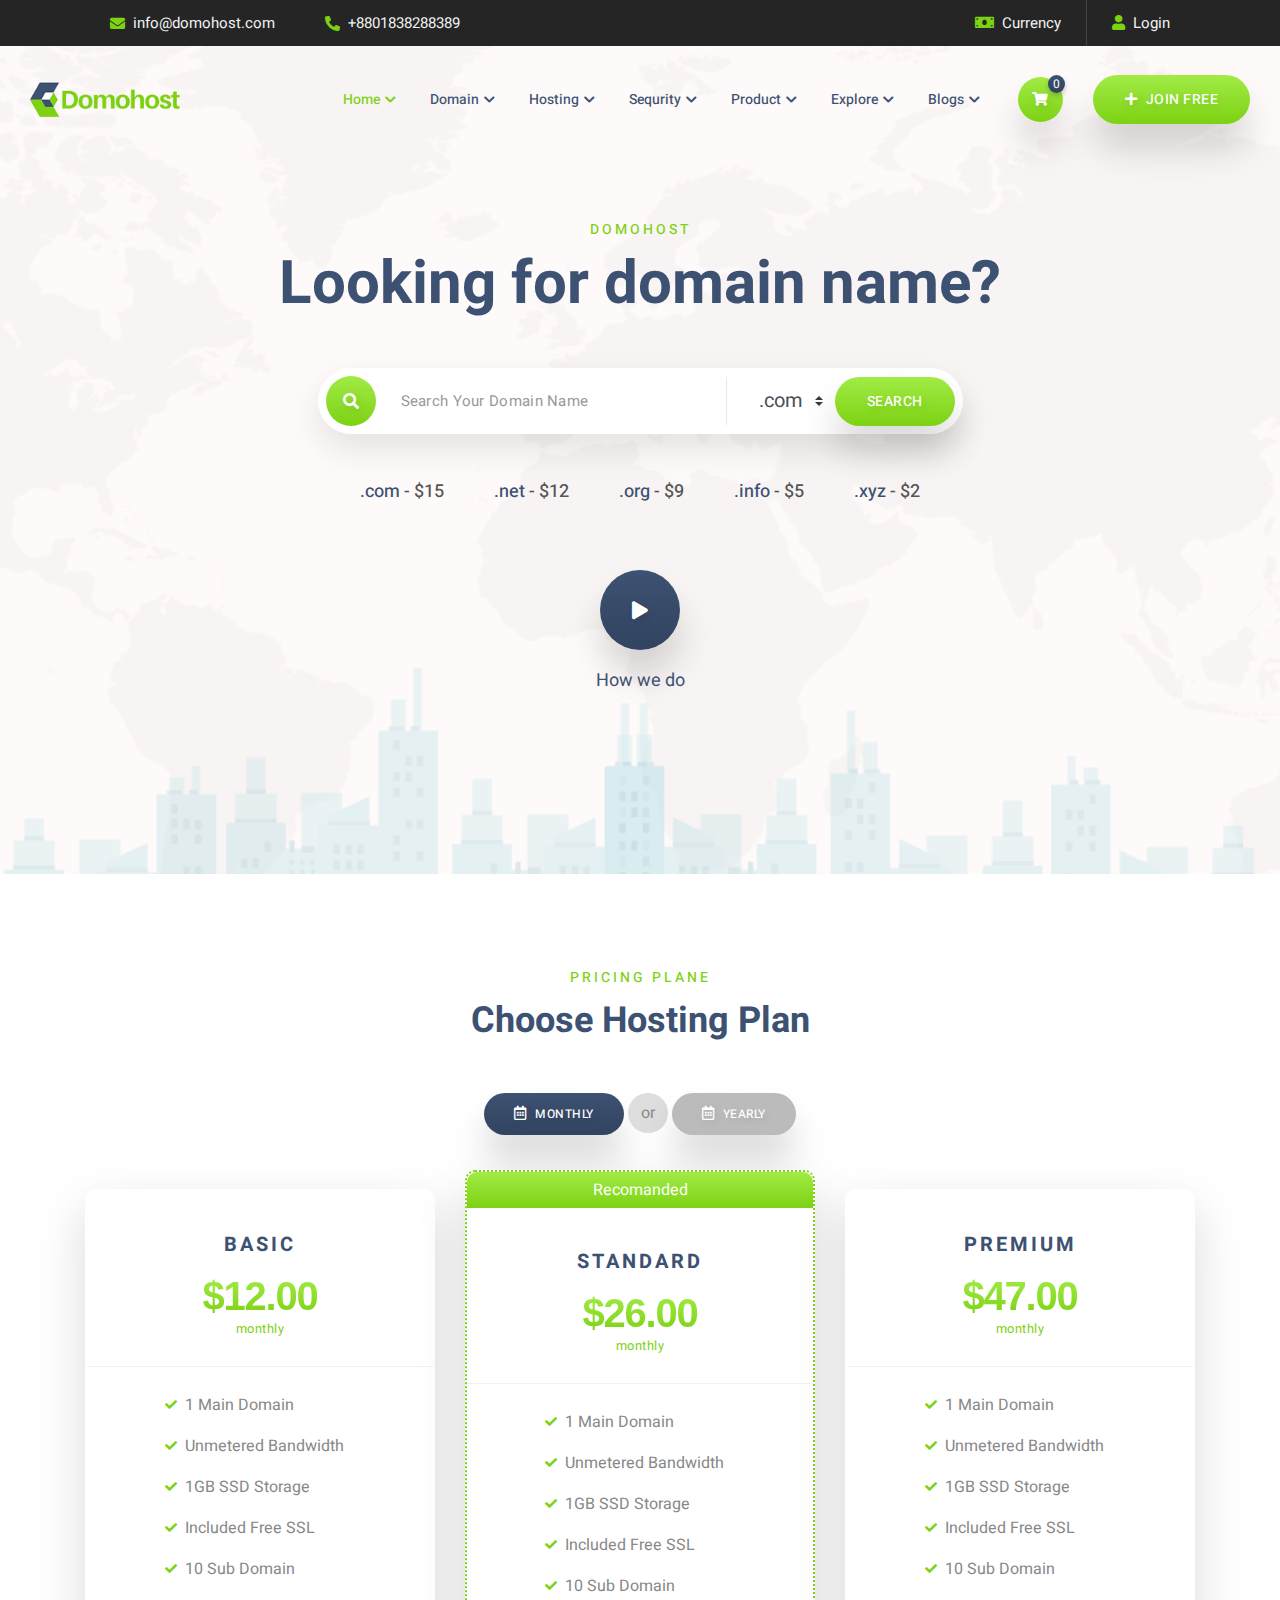
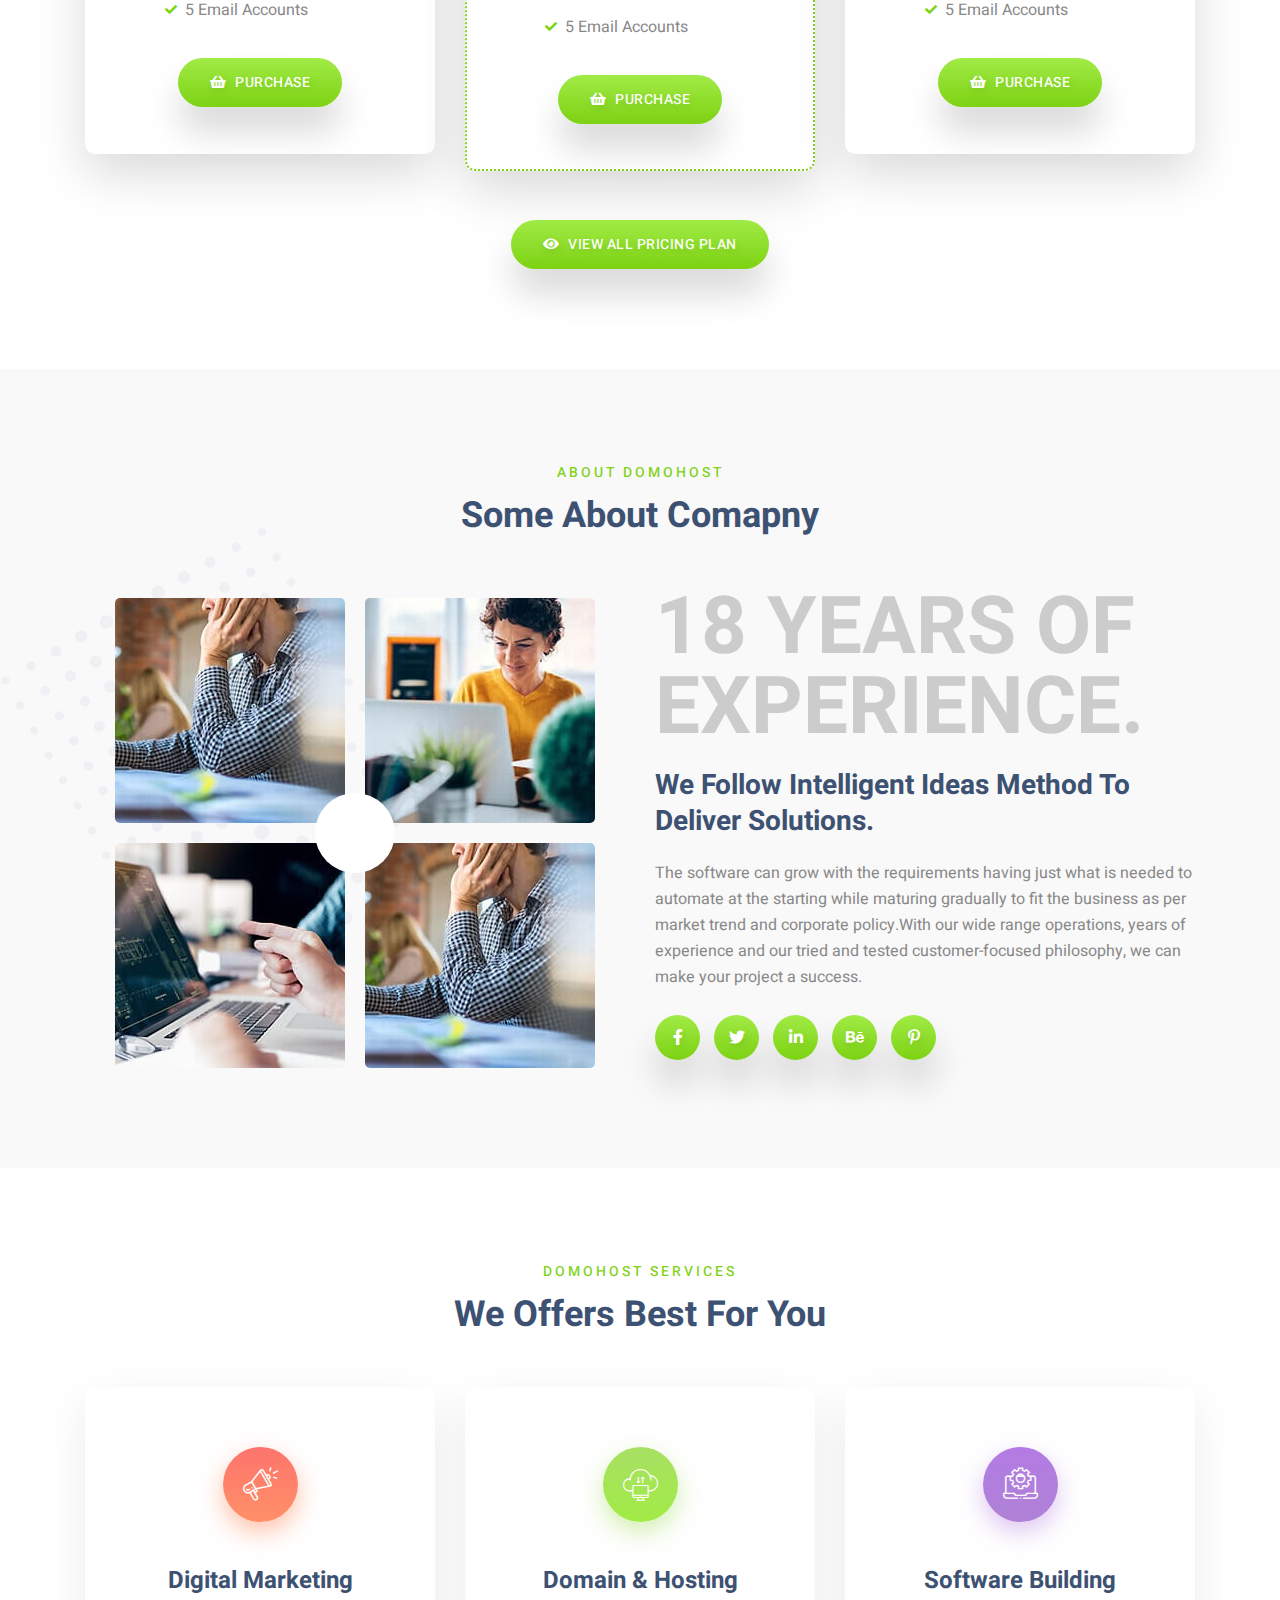
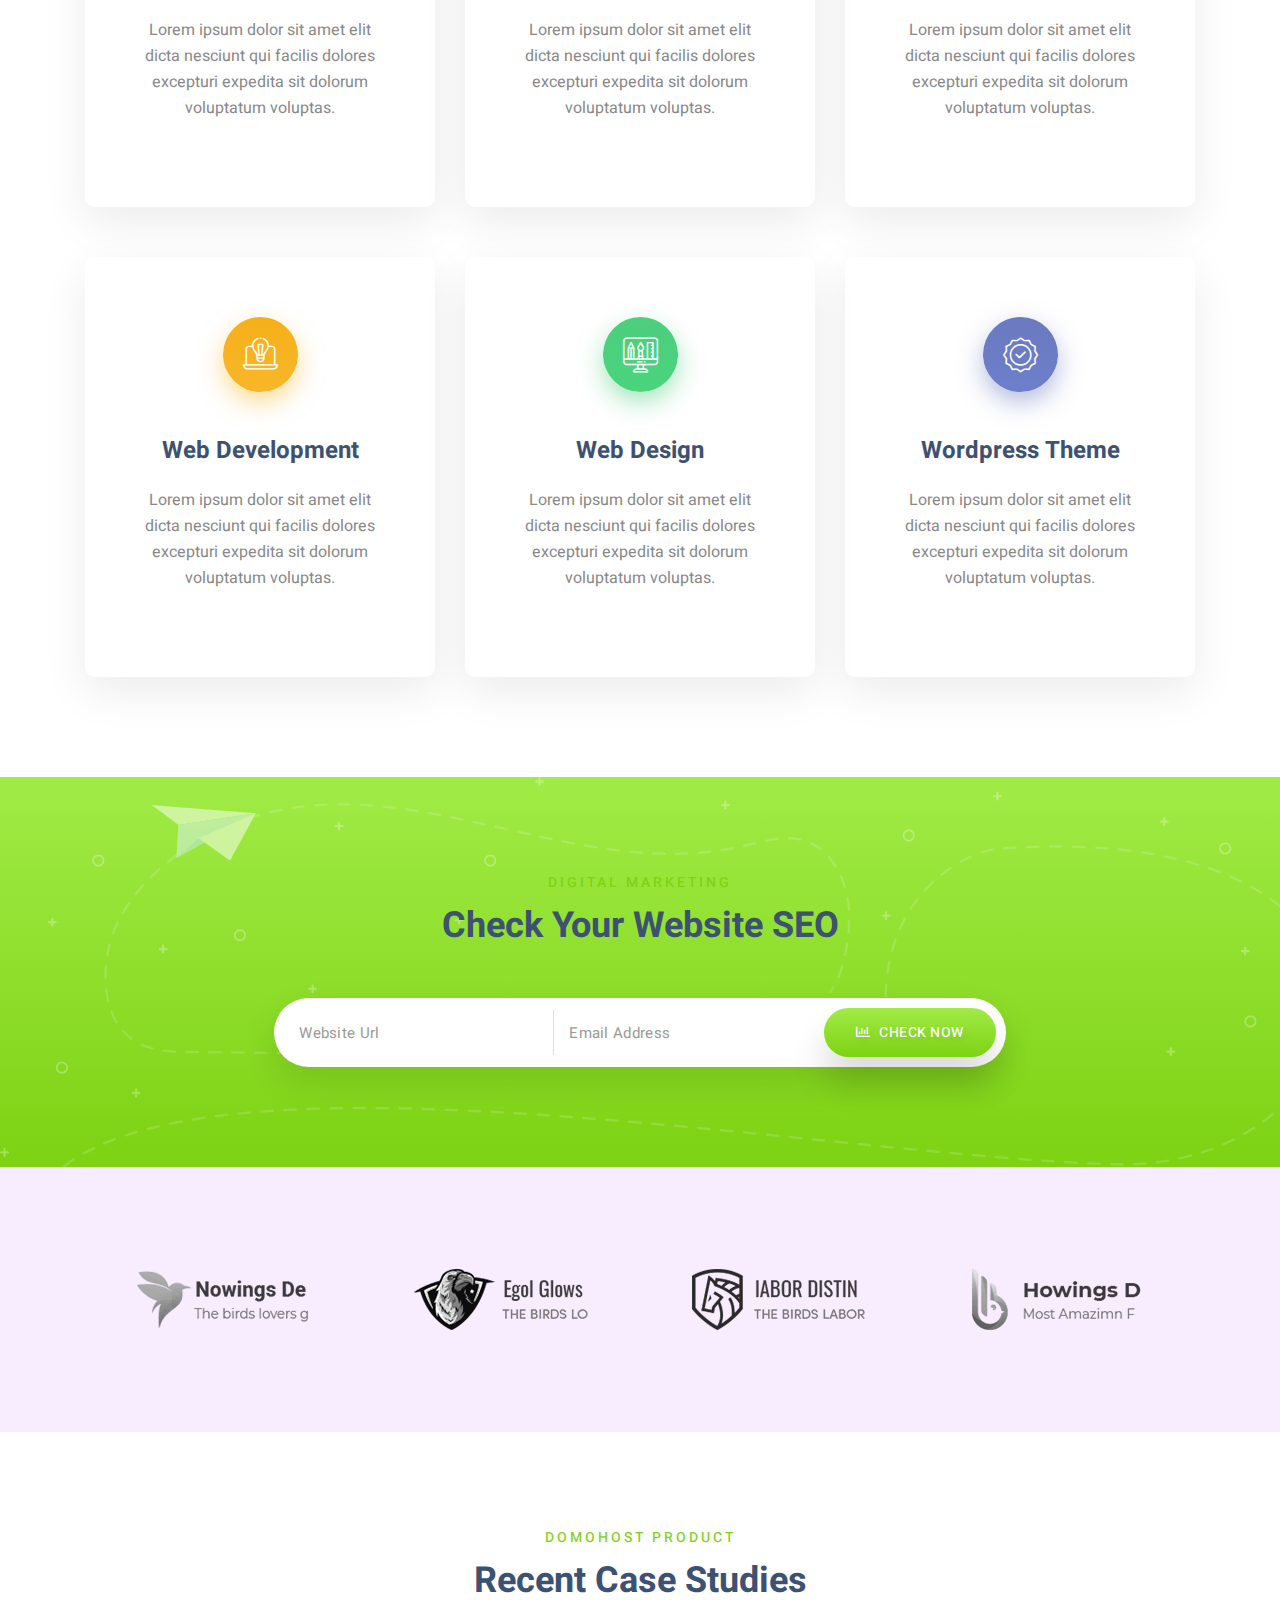
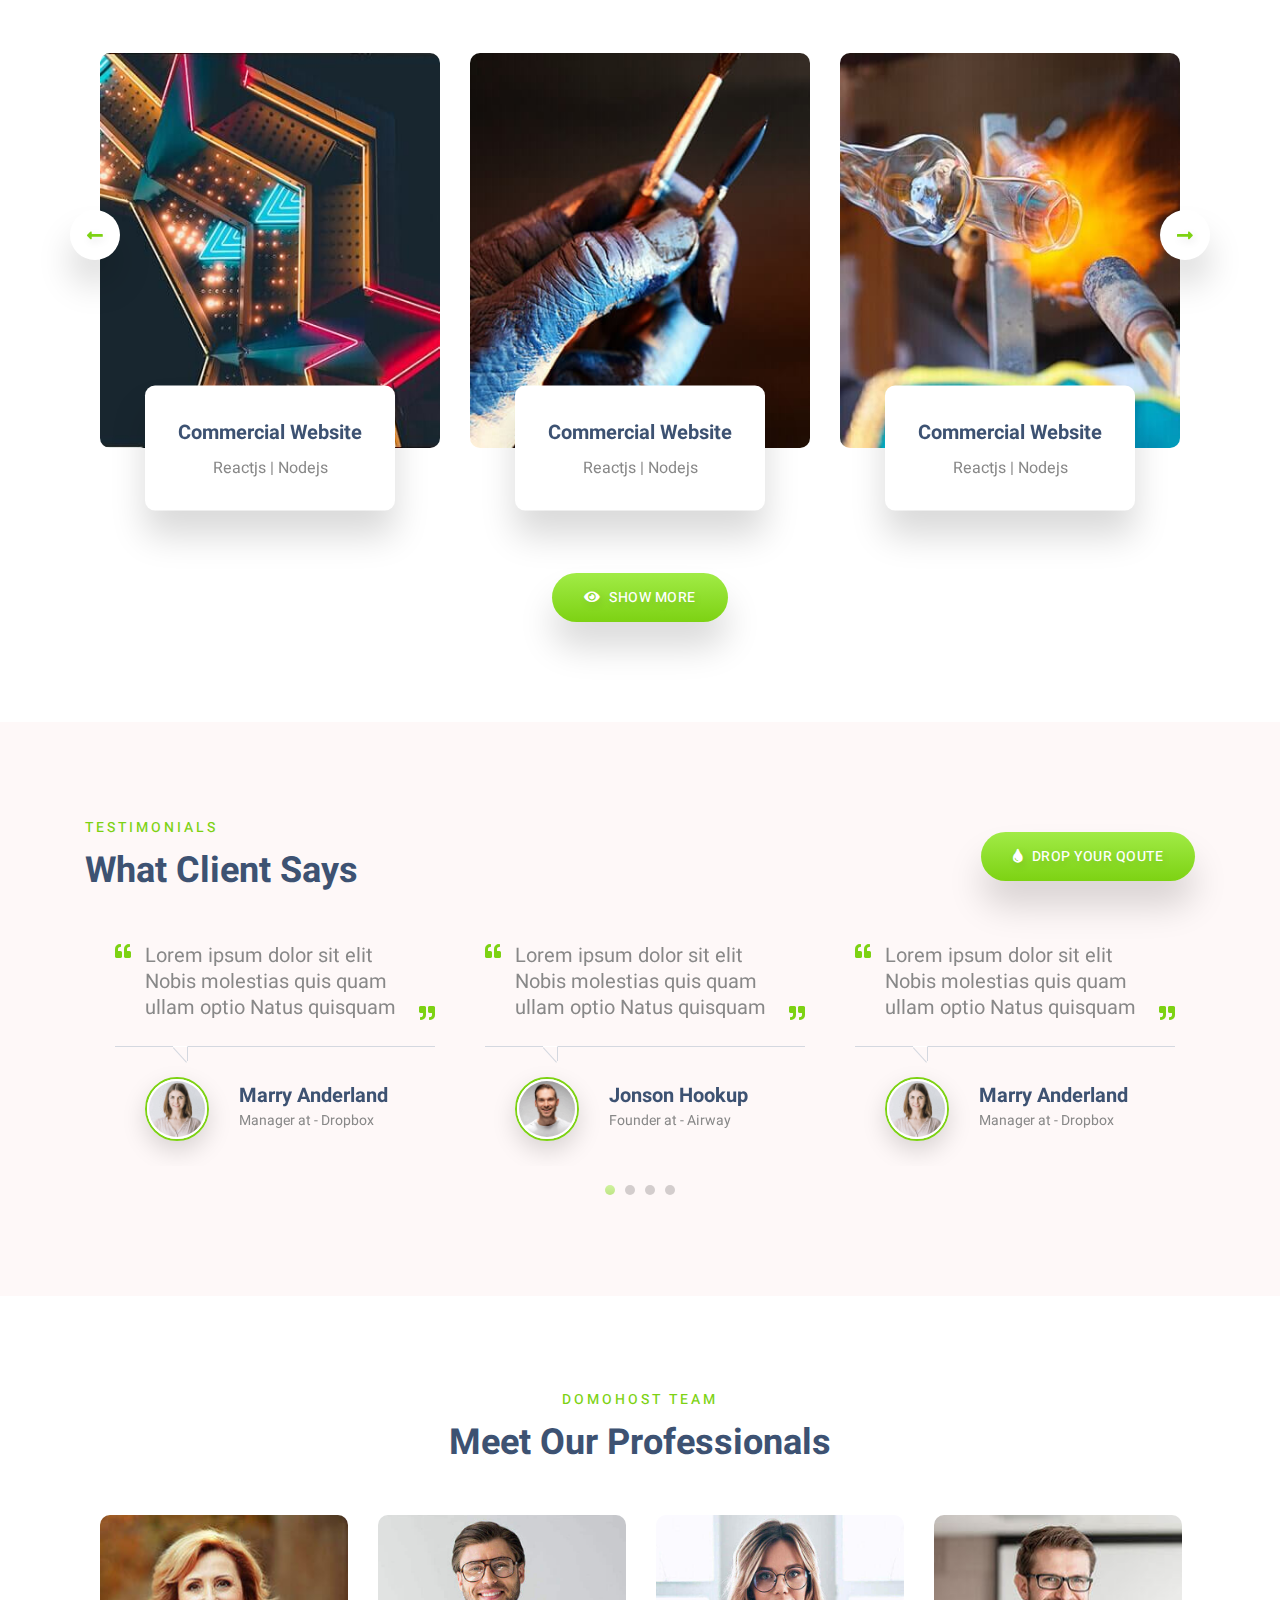
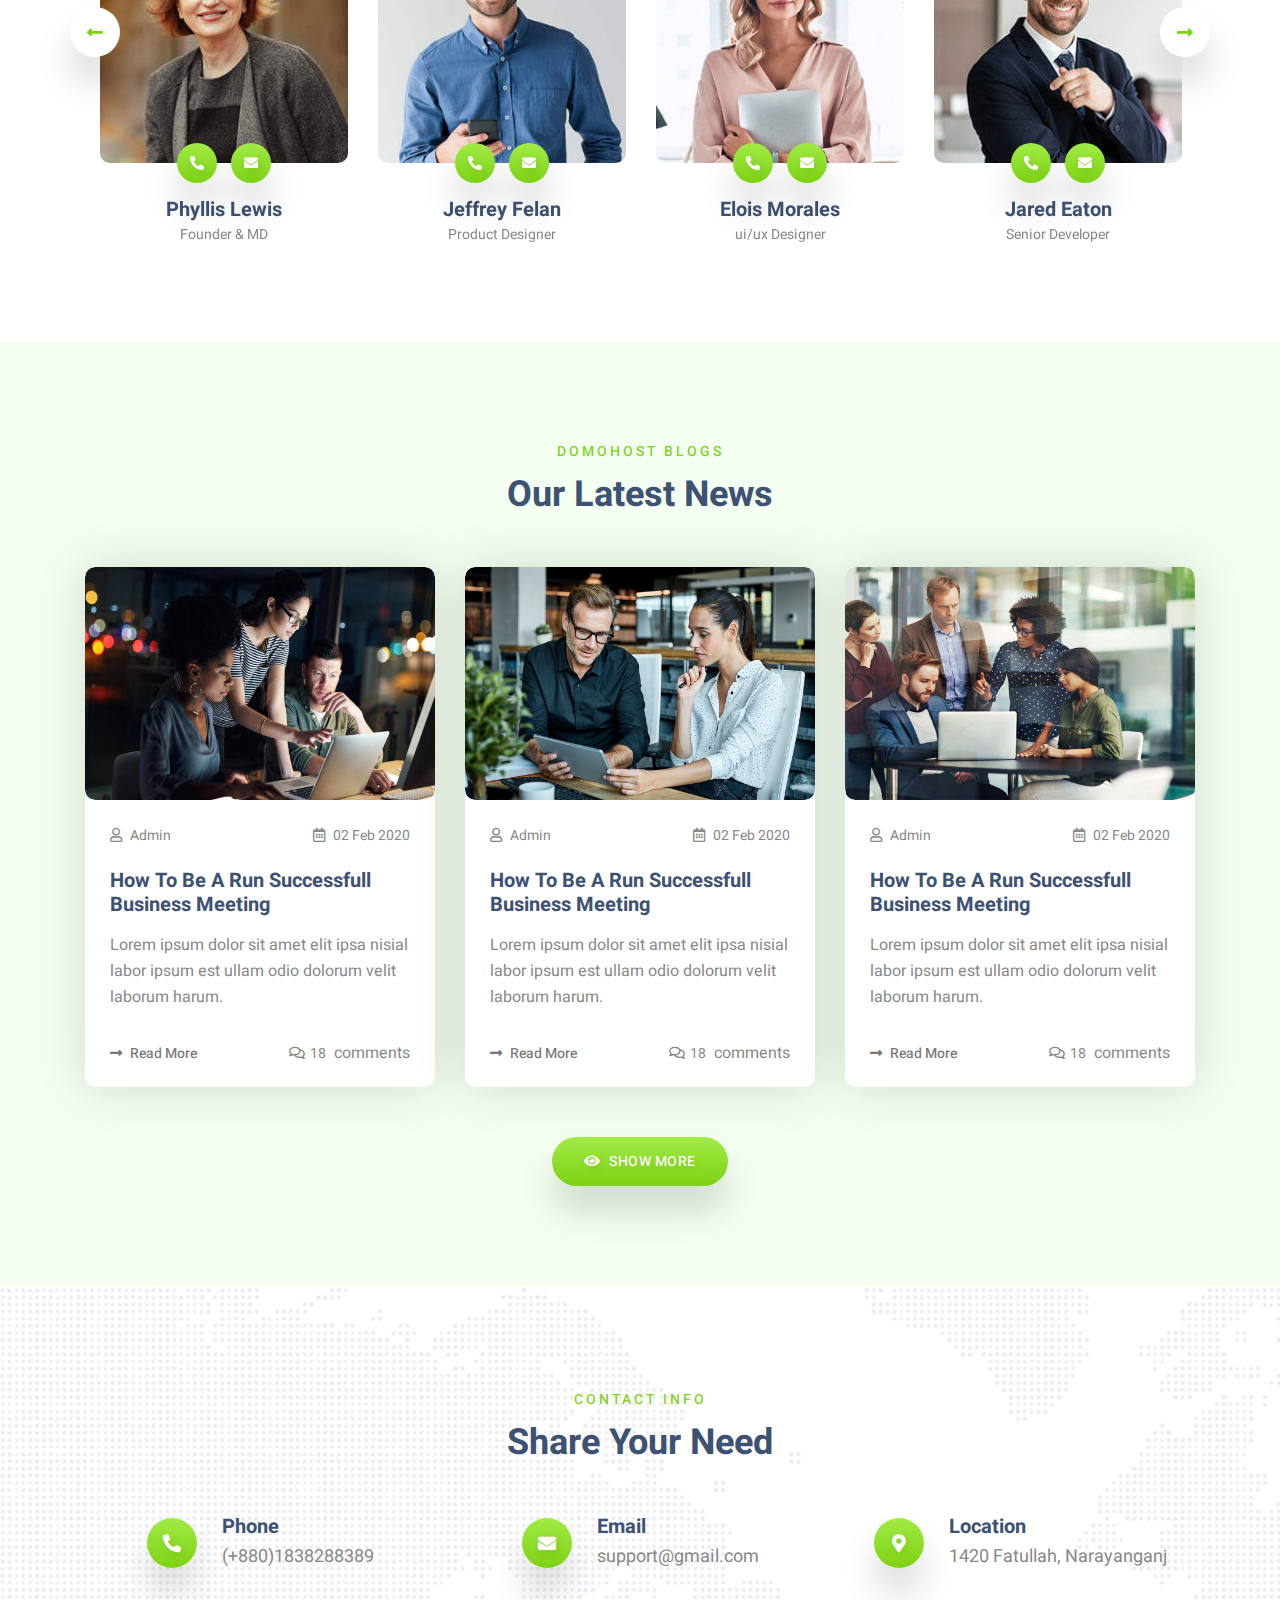
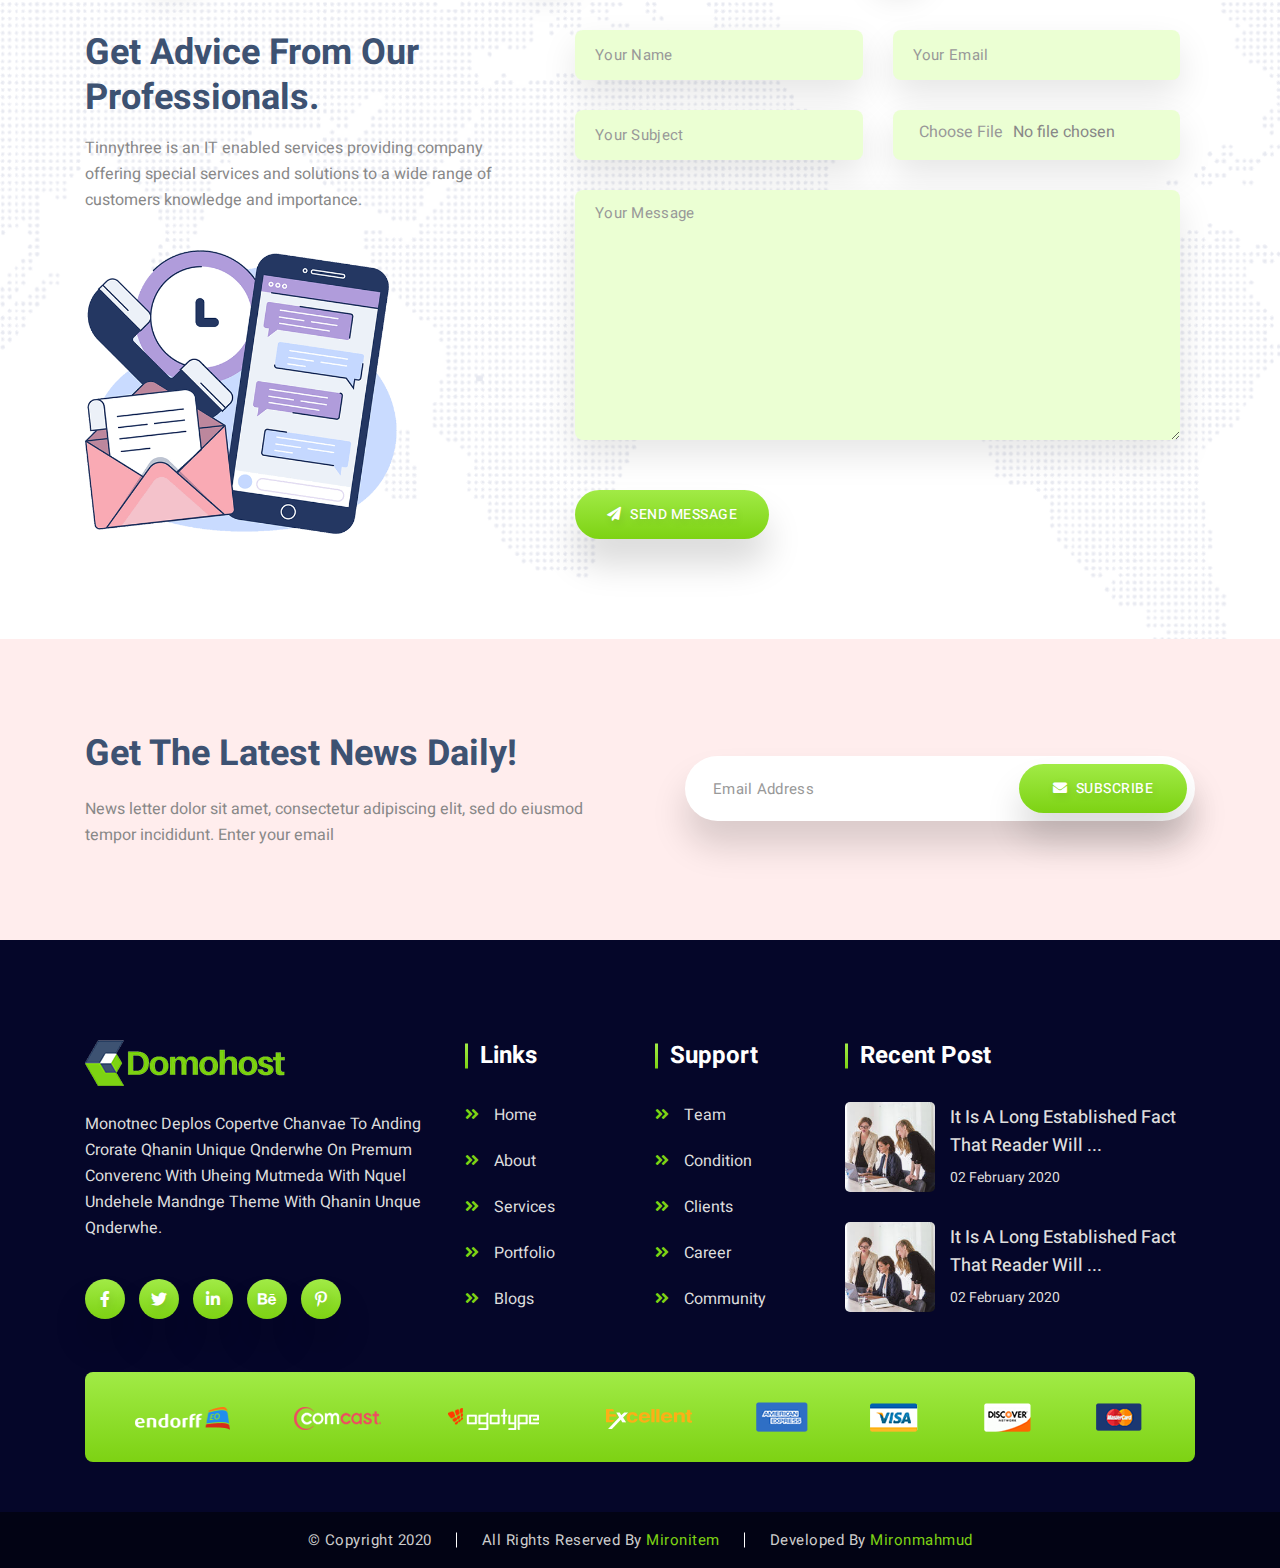
<file: home-2.html>
<!DOCTYPE html>
<html lang="en">
    <head>
        <meta charset="UTF-8">
        <meta name="viewport" content="width=device-width, initial-scale=1, shrink-to-fit=no">
        <title>Domohost - Home 2</title>
        <!--=====================================
                    CSS LINK PART START
        =======================================-->
        <!-- FOR PAGE ICON -->
        <link rel="icon" href="assets/images/favicon.png">

        <!-- FOR FONT ICON -->
        <link rel="stylesheet" href="assets/icon/flaticon/flaticon.css">
        <link rel="stylesheet" href="https://cdnjs.cloudflare.com/ajax/libs/font-awesome/5.13.0/css/all.min.css">

        <!-- FOR VENOBOX -->
        <link rel="stylesheet" href="assets/source/css/venobox.min.css">

        <!-- FOR SLICK SLIDER -->
        <link rel="stylesheet" href="assets/source/css/slick.css">

        <!-- FOR BOOTSTRAP -->
        <link rel="stylesheet" href="assets/source/css/bootstrap.min.css">

        <!-- FOR STYLE -->
        <link rel="stylesheet" href="assets/source/css/main.css">
        <!--=====================================
                    CSS LINK PART END
        =======================================-->
    </head>
    <body>
        <!--=====================================
                    HEADER PART START
        =======================================-->
        <header class="header-part">
            <div class="container">
                <div class="row">
                    <div class="col-sm-12 col-md-6 col-lg-6">
                        <ul class="header-content">
                            <li>
                                <i class="fas fa-envelope"></i>
                                <p>info@domohost.com</p>
                            </li>
                            <li>
                                <i class="fas fa-phone-alt"></i>
                                <p>+8801838288389</p>
                            </li>
                        </ul>
                    </div>
                    <div class="col-sm-12 col-md-6 col-lg-6">
                        <ul class="header-content header-widget">
                            <li class="dropdown">
                                <a href="#"><i class="fas fa-money-bill"></i>currency</a>
                                <div class="dropdown-menu">
                                    <a class="dropdown-item" href="#">US Dollers</a>
                                    <a class="dropdown-item" href="#">British Pound</a>
                                    <a class="dropdown-item" href="#">Euro</a>
                                </div>
                            </li>
                            <li>
                                <a href="#"><i class="fas fa-user"></i>login</a>
                            </li>
                        </ul>
                    </div>
                </div>
            </div>
        </header>
        <!--=====================================
                    HEADER PART END
        =======================================-->


        <!--=====================================
                    NAVBAR PART START
        =======================================-->
        <nav class="navbar navbar-expand-lg">
            <div class="container">
                <a class="navbar-brand" href="index.html">
                    <img src="assets/images/main-logo.png" alt="main-logo">
                </a>
                <button class="navbar-toggler" type="button" data-toggle="collapse" data-target="#navbarSupportedContent" aria-controls="navbarSupportedContent" aria-expanded="false" aria-label="Toggle navigation">
                    <i class="fas fa-bars"></i>
                </button>

                <div class="collapse navbar-collapse" id="navbarSupportedContent">
                    <ul class="navbar-nav ml-auto">
                        <li class="nav-item active dropdown">
                            <a class="nav-link dropdown-toggle" href="#" role="button" data-toggle="dropdown" aria-haspopup="true" aria-expanded="false">
                                Home
                                <i class="fas fa-chevron-down"></i>
                            </a>
                            <div class="dropdown-menu">
                                <a class="dropdown-item" href="index.html">home default</a>
                                <a class="dropdown-item" href="home-1.html">home 1</a>
                                <a class="dropdown-item" href="home-2.html">home 2</a>
                            </div>
                        </li>
                        <li class="nav-item dropdown">
                            <a class="nav-link dropdown-toggle" href="#" role="button" data-toggle="dropdown" aria-haspopup="true" aria-expanded="false">
                                Domain
                                <i class="fas fa-chevron-down"></i>
                            </a>
                            <div class="dropdown-menu">
                                <a class="dropdown-item" href="domain.html">domain search</a>
                                <a class="dropdown-item" href="#">Transfer to us</a>
                                <a class="dropdown-item" href="#">best cupon</a>
                            </div>
                        </li>
                        <li class="nav-item dropdown">
                            <a class="nav-link dropdown-toggle" href="#" role="button" data-toggle="dropdown" aria-haspopup="true" aria-expanded="false">
                                Hosting
                                <i class="fas fa-chevron-down"></i>
                            </a>
                            <div class="dropdown-menu">
                                <a class="dropdown-item" href="hosting.html">hosting plan</a>
                                <a class="dropdown-item" href="#">Business hosting</a>
                                <a class="dropdown-item" href="#">Unlimited cloud</a>
                                <a class="dropdown-item" href="#">Beginer hosting</a>
                            </div>
                        </li>
                        <li class="nav-item dropdown">
                            <a class="nav-link dropdown-toggle" href="#" role="button" data-toggle="dropdown" aria-haspopup="true" aria-expanded="false">
                                Sequrity
                                <i class="fas fa-chevron-down"></i>
                            </a>
                            <div class="dropdown-menu">
                                <a class="dropdown-item" href="#">SSL Sequrity</a>
                                <a class="dropdown-item" href="#">Advance linux</a>
                                <a class="dropdown-item" href="#">E-commerce Sequrity</a>
                                <a class="dropdown-item" href="#">software development</a>
                            </div>
                        </li>
                        <li class="nav-item dropdown">
                            <a class="nav-link dropdown-toggle" href="#" role="button" data-toggle="dropdown" aria-haspopup="true" aria-expanded="false">
                                product
                                <i class="fas fa-chevron-down"></i>
                            </a>
                            <div class="dropdown-menu">
                                <a class="dropdown-item" href="product.html">all product</a>
                                <a class="dropdown-item" href="#">html template</a>
                                <a class="dropdown-item" href="#">React template</a>
                                <a class="dropdown-item" href="#">software</a>
                            </div>
                        </li>
                        <li class="nav-item dropdown">
                            <a class="nav-link dropdown-toggle" href="#" role="button" data-toggle="dropdown" aria-haspopup="true" aria-expanded="false">
                                Explore
                                <i class="fas fa-chevron-down"></i>
                            </a>
                            <div class="dropdown-menu">
                                <a class="dropdown-item" href="#">documentation</a>
                                <a class="dropdown-item" href="#">customer care</a>
                                <a class="dropdown-item" href="#">community</a>
                                <a class="dropdown-item" href="#">live support</a>
                                <a class="dropdown-item" href="#">web solution</a>
                                <a class="dropdown-item" href="#">privacy policy</a>
                                <a class="dropdown-item" href="#">contact us</a>
                            </div>
                        </li>
                        <li class="nav-item dropdown">
                            <a class="nav-link dropdown-toggle" href="#" role="button" data-toggle="dropdown" aria-haspopup="true" aria-expanded="false">
                                blogs
                                <i class="fas fa-chevron-down"></i>
                            </a>
                            <div class="dropdown-menu">
                                <a class="dropdown-item" href="blog-list.html">blog list</a>
                                <a class="dropdown-item" href="blog-details.html">blog details</a>
                            </div>
                        </li>
                    </ul>
                    <ul class="navbar-icon">
                        <li>
                            <a href="#"><i class="fas fa-shopping-cart"></i></a>
                            <span class="navbar-cart">0</span>
                        </li>
                    </ul>
                    <div class="navbar-btn">
                        <a class="btn btn-primary"><i class="fas fa-plus"></i> join free</a>
                    </div>
                </div>
            </div>
        </nav>
        <!--=====================================
                    NAVBAR PART END
        =======================================-->
        
        
        <!--=========================================
                       BANNER PART START
        ===========================================-->
        <section class="domain-part home-2-banner">
            <div class="domain-bg">
                <img class="banner-bg" src="assets/images/doc-contact-bg.png" alt="doc-contact-bg">
                <div class="container">
                    <div class="row">
                        <div class="col-lg-12">
                            <div class="section-heading">
                                <span class="title">Domohost</span>
                                <h1>Looking for domain name?</h1>
                            </div>
                        </div>
                    </div>
                    <div class="row">
                        <div class="col-lg-12 text-center">
                            <form class="domain-form">
                                <div class="domain-input">
                                    <i class="fas fa-search"></i>
                                    <input type="text" placeholder="Search your domain name">
                                    <div class="domain-select">
                                        <select class="custom-select custom-select-lg">
                                            <option selected>.com</option>
                                            <option value="1">.net</option>
                                            <option value="2">.org</option>
                                            <option value="3">.info</option>
                                        </select>
                                    </div>
                                    <button class="btn btn-primary">search</button>
                                </div>
                            </form>
                        </div>
                    </div>
                    <div class="row">
                        <div class="col-lg-12">
                            <div class="domain-suggest">
                                <ul>
                                    <li><p>.com <span>- $15</span></p></li>
                                    <li><p>.net <span>- $12</span></p></li>
                                    <li><p>.org <span>- $9</span></p></li>
                                    <li><p>.info <span>- $5</span></p></li>
                                    <li><p>.xyz <span>- $2</span></p></li>
                                </ul>
                            </div>
                        </div>
                    </div>
                    <div class="row">
                        <div class="col-lg-12">
                            <div class="home-2-video">
                                <a class="venobox banner-video" data-autoplay="true" data-vbtype="video" href="https://youtu.be/wLq6g4O1LYY"><i class="fas fa-play"></i></a>
                                <p>How we do</p>
                            </div>
                        </div>
                    </div>
                </div>
            </div>
        </section>
        <!--=========================================
                       BANNER PART END
        ===========================================-->


        <!--=========================================
                      PRICE PART START
        ===========================================-->
        <section class="price-part">
            <div class="container">
                <div class="row">
                    <div class="col-lg-12">
                        <div class="section-heading">
                            <span class="title">pricing plane</span>
                            <h2>choose hosting plan</h2>
                        </div>
                    </div>
                </div>
                <div class="row">
                    <div class="col-lg-12 mb-4">
                        <ul class="duel-btn">
                            <li class="active">
                                <a class="btn btn-primary">
                                    <i class="far fa-calendar-alt"></i>
                                    monthly
                                </a>
                            </li>
                            <li><span>or</span></li>
                            <li>
                                <a class="btn btn-primary">
                                    <i class="far fa-calendar-alt"></i>
                                    yearly
                                </a>
                            </li>
                        </ul>
                    </div>
                </div>
                <div class="row">
                    <div class="col-sm-12 col-md-6 col-lg-4">
                        <div class="price-card">
                            <h3>basic</h3>
                            <h4>$12.00</h4> 
                            <small>monthly</small>
                            <ul class="price-list">
                                <li>
                                    <i class="fas fa-check"></i>
                                    <p>1 Main Domain</p>
                                </li>
                                <li>
                                    <i class="fas fa-check"></i>
                                    <p>Unmetered Bandwidth</p>
                                </li>
                                <li>
                                    <i class="fas fa-check"></i>
                                    <p>1GB SSD Storage</p>
                                </li>
                                <li>
                                    <i class="fas fa-check"></i>
                                    <p>Included Free SSL</p>
                                </li>
                                <li>
                                    <i class="fas fa-check"></i>
                                    <p>10 Sub Domain</p>
                                </li>
                                <li>
                                    <i class="fas fa-check"></i>
                                    <p>5 Email Accounts</p>
                                </li>
                            </ul>
                            <div class="purchase-btn">
                                <a class="btn btn-primary" href="#">
                                    <i class="fas fa-shopping-basket"></i>
                                    purchase
                                </a>
                            </div>
                        </div>
                    </div>
                    <div class="col-sm-12 col-md-6 col-lg-4">
                        <div class="price-card price-active">
                            <span class="price-badge">recomanded</span>
                            <h3>standard</h3>
                            <h4>$26.00</h4> 
                            <small>monthly</small>
                            <ul class="price-list">
                                <li>
                                    <i class="fas fa-check"></i>
                                    <p>1 Main Domain</p>
                                </li>
                                <li>
                                    <i class="fas fa-check"></i>
                                    <p>Unmetered Bandwidth</p>
                                </li>
                                <li>
                                    <i class="fas fa-check"></i>
                                    <p>1GB SSD Storage</p>
                                </li>
                                <li>
                                    <i class="fas fa-check"></i>
                                    <p>Included Free SSL</p>
                                </li>
                                <li>
                                    <i class="fas fa-check"></i>
                                    <p>10 Sub Domain</p>
                                </li>
                                <li>
                                    <i class="fas fa-check"></i>
                                    <p>5 Email Accounts</p>
                                </li>
                            </ul>
                            <div class="purchase-btn">
                                <a class="btn btn-primary" href="#">
                                    <i class="fas fa-shopping-basket"></i>
                                    purchase
                                </a>
                            </div>
                        </div>
                    </div>
                    <div class="col-sm-12 col-md-6 col-lg-4">
                        <div class="price-card">
                            <h3>premium</h3>
                            <h4>$47.00</h4> 
                            <small>monthly</small>
                            <ul class="price-list">
                                <li>
                                    <i class="fas fa-check"></i>
                                    <p>1 Main Domain</p>
                                </li>
                                <li>
                                    <i class="fas fa-check"></i>
                                    <p>Unmetered Bandwidth</p>
                                </li>
                                <li>
                                    <i class="fas fa-check"></i>
                                    <p>1GB SSD Storage</p>
                                </li>
                                <li>
                                    <i class="fas fa-check"></i>
                                    <p>Included Free SSL</p>
                                </li>
                                <li>
                                    <i class="fas fa-check"></i>
                                    <p>10 Sub Domain</p>
                                </li>
                                <li>
                                    <i class="fas fa-check"></i>
                                    <p>5 Email Accounts</p>
                                </li>
                            </ul>
                            <div class="purchase-btn">
                                <a class="btn btn-primary" href="#">
                                    <i class="fas fa-shopping-basket"></i>
                                    purchase
                                </a>
                            </div>
                        </div>
                    </div>
                </div>
                <div class="row">
                    <div class="col-lg-12">
                        <div class="price-btn">
                            <a class="btn btn-primary" href="#">
                                <i class="fas fa-eye"></i> 
                                view all pricing plan
                            </a>
                        </div>
                    </div>
                </div>
            </div>
        </section>
        <!--=========================================
                      PRICE PART END
        ===========================================-->
        
        
        <!--=========================================
                      ABOUT PART START
        ===========================================-->
        <section class="about-part">
            <div class="about-shape"></div>
            <div class="container">
                <div class="row">
                    <div class="col-lg-12">
                        <div class="section-heading">
                            <span class="title">about Domohost</span>
                            <h2>some about comapny</h2>
                        </div>
                    </div>
                </div>
                <div class="row">
                    <div class="col-lg-6 col-md-6">
                        <div class="about-img">
                            <img src="assets/images/about-image-1.jpg" alt="about-img-1">
                            <img src="assets/images/about-image-2.jpg" alt="about-img-2">
                            <img src="assets/images/about-image-3.jpg" alt="about-img-3">
                            <img src="assets/images/about-image-1.jpg" alt="about-img-1">
                        </div>
                    </div>
                    <div class="col-lg-6 col-md-6">
                        <div class="about-content">
                            <h3>18 years of experience.</h3>
                            <h4>We Follow Intelligent Ideas Method To Deliver Solutions.</h4>
                            <p>The software can grow with the requirements having just what is needed to automate at the starting while maturing gradually to fit the business as per market trend and corporate policy.With our wide range operations, years of experience and our tried and tested customer-focused philosophy, we can make your project a success.</p>
                        </div>
                        <ul class="social-icon">
                            <li><a href="#"><i class="fab fa-facebook-f"></i></a></li>
                            <li><a href="#"><i class="fab fa-twitter"></i></a></li>
                            <li><a href="#"><i class="fab fa-linkedin-in"></i></a></li>
                            <li><a href="#"><i class="fab fa-behance"></i></a></li>
                            <li><a href="#"><i class="fab fa-pinterest-p"></i></a></li>
                        </ul>
                    </div>
                </div>
            </div>
        </section>
        <!--=========================================
                      ABOUT PART END
        ===========================================-->
        
        
        <!--=========================================
                       SERVICE PART PART
        ===========================================-->
        <section class="service-part">
            <div class="container">
                <div class="row">
                    <div class="col-lg-12">
                        <div class="section-heading">
                            <span class="title">Domohost services</span>
                            <h2>we offers best for you</h2>
                        </div>
                    </div>
                </div>
                <div class="row">
                    <div class="col-md-6 col-lg-4">
                        <div class="service-card card-1">
                            <div class="service-icon">
                                <i class="flaticon-promotion"></i>
                            </div>
                            <h3>Digital Marketing</h3>
                            <p>Lorem ipsum dolor sit amet elit dicta nesciunt qui facilis dolores excepturi expedita sit dolorum voluptatum voluptas.</p>
                            <a href="digital.html"><i class="fas fa-long-arrow-alt-right"></i></a>
                        </div>
                    </div>
                    <div class="col-md-6 col-lg-4">
                        <div class="service-card card-2">
                            <div class="service-icon">
                                <i class="flaticon-cloud-storage"></i>
                            </div>
                            <h3>Domain &amp; Hosting</h3>
                            <p>Lorem ipsum dolor sit amet elit dicta nesciunt qui facilis dolores excepturi expedita sit dolorum voluptatum voluptas.</p>
                            <a href="digital.html"><i class="fas fa-long-arrow-alt-right"></i></a>
                        </div>
                    </div>
                    <div class="col-md-6 col-lg-4">
                        <div class="service-card card-3">
                            <div class="service-icon">
                                <i class="flaticon-configuration"></i>
                            </div>
                            <h3>Software Building</h3>
                            <p>Lorem ipsum dolor sit amet elit dicta nesciunt qui facilis dolores excepturi expedita sit dolorum voluptatum voluptas.</p>
                            <a href="digital.html"><i class="fas fa-long-arrow-alt-right"></i></a>
                        </div>
                    </div>
                    <div class="col-md-6 col-lg-4">
                        <div class="service-card card-4">
                            <div class="service-icon">
                                <i class="flaticon-idea"></i>
                            </div>
                            <h3>Web Development</h3>
                            <p>Lorem ipsum dolor sit amet elit dicta nesciunt qui facilis dolores excepturi expedita sit dolorum voluptatum voluptas.</p>
                            <a href="digital.html"><i class="fas fa-long-arrow-alt-right"></i></a>
                        </div>
                    </div>
                    <div class="col-md-6 col-lg-4">
                        <div class="service-card card-5">
                            <div class="service-icon">
                                <i class="flaticon-computer"></i>
                            </div>
                            <h3>Web Design</h3>
                            <p>Lorem ipsum dolor sit amet elit dicta nesciunt qui facilis dolores excepturi expedita sit dolorum voluptatum voluptas.</p>
                            <a href="develop.html"><i class="fas fa-long-arrow-alt-right"></i></a>
                        </div>
                    </div>
                    <div class="col-md-6 col-lg-4">
                        <div class="service-card card-6">
                            <div class="service-icon">
                                <i class="flaticon-medal"></i>
                            </div>
                            <h3>wordpress theme</h3>
                            <p>Lorem ipsum dolor sit amet elit dicta nesciunt qui facilis dolores excepturi expedita sit dolorum voluptatum voluptas.</p>
                            <a href="word-theme.html"><i class="fas fa-long-arrow-alt-right"></i></a>
                        </div>
                    </div>
                </div>
            </div>
        </section>
        <!--=========================================
                       SERVICE PART END
        ===========================================-->
        
        
        <!--=========================================
                      SEO PART START
        ===========================================-->
        <section class="seo-part">
            <div class="seo-overlay">
                <div class="container">
                    <div class="row">
                        <div class="col-lg-12">
                            <div class="section-heading">
                                <span class="title">digital marketing</span>
                                <h2>Check Your Website SEO</h2>
                            </div>
                        </div>
                    </div>
                    <div class="row">
                        <div class="col-lg-12">
                            <form class="seo-form">
                                <div class="seo-content">
                                    <div class="seo-input">
                                        <input type="text" placeholder="website url">
                                        <input type="text" placeholder="email address">
                                        <button class="btn btn-primary">
                                            <i class="far fa-chart-bar"></i>
                                            check now
                                        </button>
                                    </div>
                                </div>
                            </form>
                        </div>
                    </div>
                </div>
            </div>
        </section>
        <!--=========================================
                      SEO PART END
        ===========================================-->


        <!--=========================================
                       COMPANY PART PART
        ===========================================-->
        <section class="company-part">
            <div class="container">
                <div class="company-img">
                    <a href="#"><img src="assets/images/compa-1.png" alt="compa-1"></a>
                    <a href="#"><img src="assets/images/compa-2.png" alt="compa-2"></a>
                    <a href="#"><img src="assets/images/compa-3.png" alt="compa-3"></a>
                    <a href="#"><img src="assets/images/compa-4.png" alt="compa-4"></a>
                    <a href="#"><img src="assets/images/compa-5.png" alt="compa-5"></a>
                </div>
            </div>
        </section>
        <!--=========================================
                       COMPANY PART END
        ===========================================-->
        
        
        <!--=========================================
                      PRODUCT PART START
        ===========================================-->
        <section class="port-part">
            <div class="container">
                <div class="row">
                    <div class="col-lg-12">
                        <div class="section-heading">
                            <span class="title">Domohost product</span>
                            <h2>recent case studies</h2>
                        </div>
                    </div>
                </div>
                <div class="port-parent">
                    <div class="port-card">
                        <div class="port-img">
                            <img src="assets/images/port-1.jpg" alt="port-1">
                            <div class="port-overlay">
                                <ul class="port-cover">
                                    <li><a href="#">purchase item</a></li>
                                    <li><a href="#">live preview</a></li>
                                </ul>
                            </div>
                        </div>
                        <div class="port-details">
                            <h4>commercial Website</h4>
                            <p>reactjs | nodejs</p>
                        </div>
                    </div>
                    <div class="port-card">
                        <div class="port-img">
                            <img src="assets/images/port-2.jpg" alt="port-2">
                            <div class="port-overlay">
                                <ul class="port-cover">
                                    <li><a href="#">purchase item</a></li>
                                    <li><a href="#">live preview</a></li>
                                </ul>
                            </div>
                        </div>
                        <div class="port-details">
                            <h4>commercial Website</h4>
                            <p>reactjs | nodejs</p>
                        </div>
                    </div>
                    <div class="port-card">
                        <div class="port-img">
                            <img src="assets/images/port-3.jpg" alt="port-3">
                            <div class="port-overlay">
                                <ul class="port-cover">
                                    <li><a href="#">purchase item</a></li>
                                    <li><a href="#">live preview</a></li>
                                </ul>
                            </div>
                        </div>
                        <div class="port-details">
                            <h4>commercial Website</h4>
                            <p>reactjs | nodejs</p>
                        </div>
                    </div>
                    <div class="port-card">
                        <div class="port-img">
                            <img src="assets/images/port-4.jpg" alt="port-4">
                            <div class="port-overlay">
                                <ul class="port-cover">
                                    <li><a href="#">purchase item</a></li>
                                    <li><a href="#">live preview</a></li>
                                </ul>
                            </div>
                        </div>
                        <div class="port-details">
                            <h4>commercial Website</h4>
                            <p>reactjs | nodejs</p>
                        </div>
                    </div>
                </div>
                <div class="port-btn">
                    <a class="btn btn-primary" href="#">
                        <i class="fas fa-eye"></i> 
                        show more
                    </a>
                </div>
            </div>
        </section>
        <!--=========================================
                      PRODUCT PART END
        ===========================================-->


        <!--===================================
                TESTIMONIAL PART START
        =====================================-->
        <section class="testi-part">
            <div class="container">
                <div class="row">
                    <div class="col-lg-6">
                        <div class="section-heading text-left">
                            <span class="title">Testimonials</span>
                            <h2>what client says</h2>
                        </div>
                    </div>
                    <div class="col-lg-6">
                        <div class="testi-btn">
                            <a class="btn btn-primary" href="#">
                                <i class="fas fa-tint"></i>
                                drop your qoute
                            </a>
                        </div>
                    </div>
                </div>
                <div class="testi-slider">
                    <div class="testi-card">
                        <div class="testi-quote">
                            <i class="fas fa-quote-left"></i>
                            <i class="fas fa-quote-right"></i>
                            <p>Lorem ipsum dolor sit elit Nobis molestias quis quam ullam optio Natus quisquam</p>
                        </div>
                        <div class="testi-author">
                            <a href="#"><img src="assets/images/testi-1.png" alt="testi-1"></a>
                            <ul class="author-details">
                                <li><h4>marry anderland</h4></li>
                                <li><p>Manager at - Dropbox</p></li>
                            </ul>
                        </div>
                    </div>
                    <div class="testi-card">
                        <div class="testi-quote">
                            <i class="fas fa-quote-left"></i>
                            <i class="fas fa-quote-right"></i>
                            <p>Lorem ipsum dolor sit elit Nobis molestias quis quam ullam optio Natus quisquam</p>
                        </div>
                        <div class="testi-author">
                            <a href="#"><img src="assets/images/testi-2.png" alt="testi-2"></a>
                            <ul class="author-details">
                                <li><h4>jonson hookup</h4></li>
                                <li><p>Founder at - Airway</p></li>
                            </ul>
                        </div>
                    </div>
                    <div class="testi-card">
                        <div class="testi-quote">
                            <i class="fas fa-quote-left"></i>
                            <i class="fas fa-quote-right"></i>
                            <p>Lorem ipsum dolor sit elit Nobis molestias quis quam ullam optio Natus quisquam</p>
                        </div>
                        <div class="testi-author">
                            <a href="#"><img src="assets/images/testi-1.png" alt="testi-1"></a>
                            <ul class="author-details">
                                <li><h4>marry anderland</h4></li>
                                <li><p>Manager at - Dropbox</p></li>
                            </ul>
                        </div>
                    </div>
                    <div class="testi-card">
                        <div class="testi-quote">
                            <i class="fas fa-quote-left"></i>
                            <i class="fas fa-quote-right"></i>
                            <p>Lorem ipsum dolor sit elit Nobis molestias quis quam ullam optio Natus quisquam</p>
                        </div>
                        <div class="testi-author">
                            <a href="#"><img src="assets/images/testi-2.png" alt="testi-2"></a>
                            <ul class="author-details">
                                <li><h4>jonson hookup</h4></li>
                                <li><p>Founder at - Airway</p></li>
                            </ul>
                        </div>
                    </div>
                </div>
            </div>
        </section>
        <!--=====================================
                    TESTIMONAIL PART END
        =======================================-->
        
        
        <!--=========================================
                      TEAM PART START
        ===========================================-->
        <section class="team-part">
            <div class="container">
                <div class="row">
                    <div class="col-lg-12">
                        <div class="section-heading">
                            <span class="title">Domohost team</span>
                            <h2>meet our professionals</h2>
                        </div>
                    </div>
                </div>
                <div class="team-slider">
                    <div class="team-card">
                        <div class="team-img">
                            <img src="assets/images/team-1.jpg" alt="team-1">
                            <div class="team-overlay">
                                <ul class="social-icon team-social">
                                    <li><a href="#"><i class="fab fa-facebook-f"></i></a></li>
                                    <li><a href="#"><i class="fab fa-twitter"></i></a></li>
                                    <li><a href="#"><i class="fab fa-linkedin-in"></i></a></li>
                                </ul>
                            </div>
                            <ul class="social-icon team-contact">
                                <li><a href="#"><i class="fas fa-phone-alt"></i></a></li>
                                <li><a href="#"><i class="fas fa-envelope"></i></a></li>
                            </ul>
                        </div>
                        <div class="team-meta">
                            <h4>Phyllis Lewis</h4>
                            <p>Founder &amp; MD</p>
                        </div>
                    </div>
                    <div class="team-card">
                        <div class="team-img">
                            <img src="assets/images/team-2.jpg" alt="team-2">
                            <div class="team-overlay">
                                <ul class="social-icon team-social">
                                    <li><a href="#"><i class="fab fa-facebook-f"></i></a></li>
                                    <li><a href="#"><i class="fab fa-twitter"></i></a></li>
                                    <li><a href="#"><i class="fab fa-linkedin-in"></i></a></li>
                                </ul>
                            </div>
                            <ul class="social-icon team-contact">
                                <li><a href="#"><i class="fas fa-phone-alt"></i></a></li>
                                <li><a href="#"><i class="fas fa-envelope"></i></a></li>
                            </ul>
                        </div>
                        <div class="team-meta">
                            <h4>Jeffrey Felan</h4>
                            <p>Product Designer</p>
                        </div>
                    </div>
                    <div class="team-card">
                        <div class="team-img">
                            <img src="assets/images/team-3.jpg" alt="team-3">
                            <div class="team-overlay">
                                <ul class="social-icon team-social">
                                    <li><a href="#"><i class="fab fa-facebook-f"></i></a></li>
                                    <li><a href="#"><i class="fab fa-twitter"></i></a></li>
                                    <li><a href="#"><i class="fab fa-linkedin-in"></i></a></li>
                                </ul>
                            </div>
                            <ul class="social-icon team-contact">
                                <li><a href="#"><i class="fas fa-phone-alt"></i></a></li>
                                <li><a href="#"><i class="fas fa-envelope"></i></a></li>
                            </ul>
                        </div>
                        <div class="team-meta">
                            <h4>Elois Morales</h4>
                            <p>ui/ux Designer</p>
                        </div>
                    </div>
                    <div class="team-card">
                        <div class="team-img">
                            <img src="assets/images/team-4.jpg" alt="team-4">
                            <div class="team-overlay">
                                <ul class="social-icon team-social">
                                    <li><a href="#"><i class="fab fa-facebook-f"></i></a></li>
                                    <li><a href="#"><i class="fab fa-twitter"></i></a></li>
                                    <li><a href="#"><i class="fab fa-linkedin-in"></i></a></li>
                                </ul>
                            </div>
                            <ul class="social-icon team-contact">
                                <li><a href="#"><i class="fas fa-phone-alt"></i></a></li>
                                <li><a href="#"><i class="fas fa-envelope"></i></a></li>
                            </ul>
                        </div>
                        <div class="team-meta">
                            <h4>Jared Eaton</h4>
                            <p>Senior Developer</p>
                        </div>
                    </div>
                    <div class="team-card">
                        <div class="team-img">
                            <img src="assets/images/team-5.jpg" alt="team-5">
                            <div class="team-overlay">
                                <ul class="social-icon team-social">
                                    <li><a href="#"><i class="fab fa-facebook-f"></i></a></li>
                                    <li><a href="#"><i class="fab fa-twitter"></i></a></li>
                                    <li><a href="#"><i class="fab fa-linkedin-in"></i></a></li>
                                </ul>
                            </div>
                            <ul class="social-icon team-contact">
                                <li><a href="#"><i class="fas fa-phone-alt"></i></a></li>
                                <li><a href="#"><i class="fas fa-envelope"></i></a></li>
                            </ul>
                        </div>
                        <div class="team-meta">
                            <h4>Claudia Rademacher</h4>
                            <p>HR Officer</p>
                        </div>
                    </div>
                </div>
            </div>
        </section>
        <!--=========================================
                      TEAM PART END
        ===========================================-->
        
        
        <!--=========================================
                      BLOG PART START
        ===========================================-->
        <section class="blog-part">
            <div class="container">
                <div class="row">
                    <div class="col-lg-12">
                        <div class="section-heading">
                            <span class="title">Domohost blogs</span>
                            <h2>our latest news</h2>
                        </div>
                    </div>
                </div>
                <div class="row">
                    <div class="col-lg-4 col-md-6">
                        <div class="blog-card">
                            <div class="blog-img">
                                <img src="assets/images/blog-1.jpg" alt="blog-1">
                            </div>
                            <div class="blog-content">
                                <ul class="blog-meta">
                                    <li>
                                        <i class="far fa-user"></i>
                                        <p>admin</p>
                                    </li>
                                    <li>
                                        <i class="far fa-calendar-alt"></i>
                                        <p>02 feb 2020</p>
                                    </li>
                                </ul>
                                <div class="blog-text">
                                    <h4>How to be a run successfull business meeting</h4>
                                    <p>Lorem ipsum dolor sit amet elit ipsa nisial labor ipsum est ullam odio dolorum velit laborum harum.</p>
                                </div>
                                <ul class="blog-btn">
                                    <li>
                                        <a href="blog-details.html">
                                            <i class="fas fa-long-arrow-alt-right"></i>
                                            read more
                                        </a>
                                    </li>
                                    <li>
                                        <i class="far fa-comments"></i>
                                        <p>18</p>
                                        <span>comments</span>
                                    </li>
                                </ul>
                            </div>
                        </div>
                    </div>
                    <div class="col-lg-4 col-md-6">
                        <div class="blog-card">
                            <div class="blog-img">
                                <img src="assets/images/blog-2.jpg" alt="blog-2">
                            </div>
                            <div class="blog-content">
                                <ul class="blog-meta">
                                    <li>
                                        <i class="far fa-user"></i>
                                        <p>admin</p>
                                    </li>
                                    <li>
                                        <i class="far fa-calendar-alt"></i>
                                        <p>02 feb 2020</p>
                                    </li>
                                </ul>
                                <div class="blog-text">
                                    <h4>How to be a run successfull business meeting</h4>
                                    <p>Lorem ipsum dolor sit amet elit ipsa nisial labor ipsum est ullam odio dolorum velit laborum harum.</p>
                                </div>
                                <ul class="blog-btn">
                                    <li>
                                        <a href="blog-details.html">
                                            <i class="fas fa-long-arrow-alt-right"></i>
                                            read more
                                        </a>
                                    </li>
                                    <li>
                                        <i class="far fa-comments"></i>
                                        <p>18</p>
                                        <span>comments</span>
                                    </li>
                                </ul>
                            </div>
                        </div>
                    </div>
                    <div class="col-lg-4 col-md-6">
                        <div class="blog-card">
                            <div class="blog-img">
                                <img src="assets/images/blog-3.jpg" alt="blog-3">
                            </div>
                            <div class="blog-content">
                                <ul class="blog-meta">
                                    <li>
                                        <i class="far fa-user"></i>
                                        <p>admin</p>
                                    </li>
                                    <li>
                                        <i class="far fa-calendar-alt"></i>
                                        <p>02 feb 2020</p>
                                    </li>
                                </ul>
                                <div class="blog-text">
                                    <h4>How to be a run successfull business meeting</h4>
                                    <p>Lorem ipsum dolor sit amet elit ipsa nisial labor ipsum est ullam odio dolorum velit laborum harum.</p>
                                </div>
                                <ul class="blog-btn">
                                    <li>
                                        <a href="blog-details.html">
                                            <i class="fas fa-long-arrow-alt-right"></i>
                                            read more
                                        </a>
                                    </li>
                                    <li>
                                        <i class="far fa-comments"></i>
                                        <p>18</p>
                                        <span>comments</span>
                                    </li>
                                </ul>
                            </div>
                        </div>
                    </div>
                    <div class="col-lg-12">
                        <div class="blog-more">
                            <a class="btn btn-primary" href="blog-list.html">
                                <i class="fas fa-eye"></i> 
                                show more
                            </a>
                        </div>
                    </div>
                </div>
            </div>
        </section>
        <!--=========================================
                      BLOG PART END
        ===========================================-->
        
        
        <!--=========================================
                      CONTACT PART START
        ===========================================-->
        <section class="contact-part">
            <div class="container">
                <div class="row">
                    <div class="col-lg-12">
                        <div class="section-heading">
                            <span class="title">contact info</span>
                            <h2>share your need</h2>
                        </div>
                    </div>
                </div>
                <div class="row">
                    <div class="col-md-4 col-lg-4">
                        <div class="contact-info">
                            <i class="fas fa-phone-alt"></i>
                            <div class="contact-text">
                                <h4>phone</h4>
                                <p>(+880)1838288389</p>
                            </div>
                        </div>
                    </div>
                    <div class="col-md-4 col-lg-4">
                        <div class="contact-info">
                            <i class="fas fa-envelope"></i>
                            <div class="contact-text">
                                <h4>email</h4>
                                <p>support@gmail.com</p>
                            </div>
                        </div>
                    </div>
                    <div class="col-md-4 col-lg-4">
                        <div class="contact-info">
                            <i class="fas fa-map-marker-alt"></i>
                            <div class="contact-text">
                                <h4>location</h4>
                                <p>1420 Fatullah, Narayanganj</p>
                            </div>
                        </div>
                    </div>
                </div>
                <div class="row">
                    <div class="col-lg-5 col-md-5">
                        <div class="contact-content">
                            <h2>Get Advice From Our Professionals.</h2>
                            <p>Tinnythree is an IT enabled services providing company offering special services and solutions to a wide range of customers knowledge and importance.</p>
                            <img src="assets/images/contact-img.png" alt="contact-img">
                        </div>
                    </div>
                    <div class="col-lg-7 col-md-7">
                        <form class="contact-form">
                            <div class="contact-input">
                                <input type="text" placeholder="your name">
                                <input type="email" placeholder="your email">
                            </div>
                            <div class="contact-input">
                                <input type="text" placeholder="your subject">
                                <input type="file">
                            </div>
                            <div class="contact-input">
                                <textarea placeholder="your message"></textarea>
                            </div>
                            <button class="btn btn-primary">
                                <i class="fas fa-paper-plane"></i> 
                                send message
                            </button>
                        </form>
                    </div>
                </div>
            </div>
        </section>
        <!--=========================================
                      CONTACT PART END
        ===========================================-->


        <!--=========================================
                    NEWSLETTER PART START
        ===========================================-->
        <section class="news-part">
            <div class="container">
                <div class="row">
                    <div class="col-md-6 col-lg-6">
                        <div class="news-content">
                            <h2>Get The Latest News Daily!</h2>
                            <p>News letter dolor sit amet, consectetur adipiscing elit, sed do eiusmod tempor incididunt. Enter your email</p>
                        </div>
                    </div>
                    <div class="col-md-6 col-lg-6">
                        <form class="news-form">
                            <input type="email" placeholder="Email address">
                            <button class="btn btn-primary">
                                <i class="fas fa-envelope"></i>
                                subscribe
                            </button>
                        </form>
                    </div>
                </div>
            </div>
        </section>
        <!--=========================================
                     NEWSLETTER PART END
        ===========================================-->
        
        
        <!--=========================================
                      FOOTER PART START
        ===========================================-->
        <section class="footer-part">
            <div class="container">
                <div class="row">
                    <div class="col-lg-4 col-sm-12 col-md-12">
                        <div class="footer-about">
                            <a class="footer-logo" href="index.html">
                                <img src="assets/images/main-logo.png" alt="main-logo">
                            </a>
                            <p>Monotnec deplos copertve chanvae to anding crorate Qhanin Unique Qnderwhe on Premum Converenc With Uheing Mutmeda with Nquel Undehele Mandnge theme with Qhanin Unque Qnderwhe.</p>
                            <ul class="social-icon">
                                <li><a href="#"><i class="fab fa-facebook-f"></i></a></li>
                                <li><a href="#"><i class="fab fa-twitter"></i></a></li>
                                <li><a href="#"><i class="fab fa-linkedin-in"></i></a></li>
                                <li><a href="#"><i class="fab fa-behance"></i></a></li>
                                <li><a href="#"><i class="fab fa-pinterest-p"></i></a></li>
                            </ul>
                        </div>
                    </div>
                    <div class="col-lg-2 col-sm-6 col-md-3">
                        <div class="footer-widget">
                            <h3>links</h3>
                            <ul>
                                <li><a href="index.html"><i class="fas fa-angle-double-right"></i>home</a></li>
                                <li><a href="#about-part"><i class="fas fa-angle-double-right"></i>about</a></li>
                                <li><a href="#service-part"><i class="fas fa-angle-double-right"></i>services</a></li>
                                <li><a href="portfolio.html"><i class="fas fa-angle-double-right"></i>portfolio</a></li>
                                <li><a href="blog-list.html"><i class="fas fa-angle-double-right"></i>blogs</a></li>
                            </ul>
                        </div>
                    </div>
                    <div class="col-lg-2 col-sm-6 col-md-3">
                        <div class="footer-widget">
                            <h3>support</h3>
                            <ul>
                                <li><a href="#team-part"><i class="fas fa-angle-double-right"></i>team</a></li>
                                <li><a href="#"><i class="fas fa-angle-double-right"></i>condition</a></li>
                                <li><a href="#"><i class="fas fa-angle-double-right"></i>clients</a></li>
                                <li><a href="#"><i class="fas fa-angle-double-right"></i>career</a></li>
                                <li><a href="#"><i class="fas fa-angle-double-right"></i>community</a></li>
                            </ul>
                        </div>
                    </div>
                    <div class="col-lg-4 col-sm-12 col-md-6">
                        <div class="footer-blog">
                            <h3>recent post</h3>
                            <ul>
                                <li>
                                    <img src="assets/images/footer-blog-1.jpg" alt="footer-blog-1">
                                    <div class="footer-text">
                                        <h5><a href="#">it is a long established fact that reader will ...</a></h5>
                                        <p>02 february 2020</p>
                                    </div>
                                </li>
                                <li>
                                    <img src="assets/images/footer-blog-1.jpg" alt="footer-blog-1">
                                    <div class="footer-text">
                                        <h5><a href="#">it is a long established fact that reader will ...</a></h5>
                                        <p>02 february 2020</p>
                                    </div>
                                </li>
                            </ul>
                        </div>
                    </div>
                </div>
                <div class="row">
                    <div class="col-lg-12">
                        <div class="footer-card">
                            <a href="#"><img src="assets/images/card-1.png" alt="card-1"></a>
                            <a href="#"><img src="assets/images/card-2.png" alt="card-2"></a>
                            <a href="#"><img src="assets/images/card-3.png" alt="card-3"></a>
                            <a href="#"><img src="assets/images/card-4.png" alt="card-4"></a>
                            <a href="#"><img src="assets/images/card-5.png" alt="card-5"></a>
                            <a href="#"><img src="assets/images/card-6.png" alt="card-6"></a>
                            <a href="#"><img src="assets/images/card-7.png" alt="card-7"></a>
                            <a href="#"><img src="assets/images/card-8.png" alt="card-8"></a>
                        </div>
                    </div>
                </div>
            </div>
        </section>
        <!--=========================================
                      FOOTER PART END
        ===========================================-->
        
        
        <!--=========================================
                    FOOTER-BOTTOM PART START
        ===========================================-->
        <section class="footer-bottom">
            <div class="container">
                <ul>
                    <li>&copy; copyright 2020</li>
                    <li>all rights reserved by <a href="#">mironitem</a></li>
                    <li>developed by <a href="#">mironmahmud</a></li>
                </ul>
            </div>
        </section>
        <!--=========================================
                    FOOTER-BOTTOM PART END
        ===========================================-->
        
        
        <!--=====================================
                    JS LINK PART START
        =======================================-->
        <!-- FOR BOOTSTRAP -->
        <script src="assets/source/js/jquery-1.12.4.min.js"></script>
        <script src="assets/source/js/popper.min.js"></script>
        <script src="assets/source/js/bootstrap.min.js"></script>

        <!-- FOR VENOBOX -->
        <script src="assets/source/js/venobox.min.js"></script>
        <script src="assets/source/js/venobox.js"></script>

        <!-- FOR SLICK SLIDER -->
        <script src="assets/source/js/slick.min.js"></script>
        <script src="assets/source/js/slick.js"></script>

        <!-- FOR INTERACTION -->
        <script src="assets/source/js/main.js"></script>
        <!--=====================================
                    JS LINK PART END
        =======================================-->
    </body>
</html>
</file>
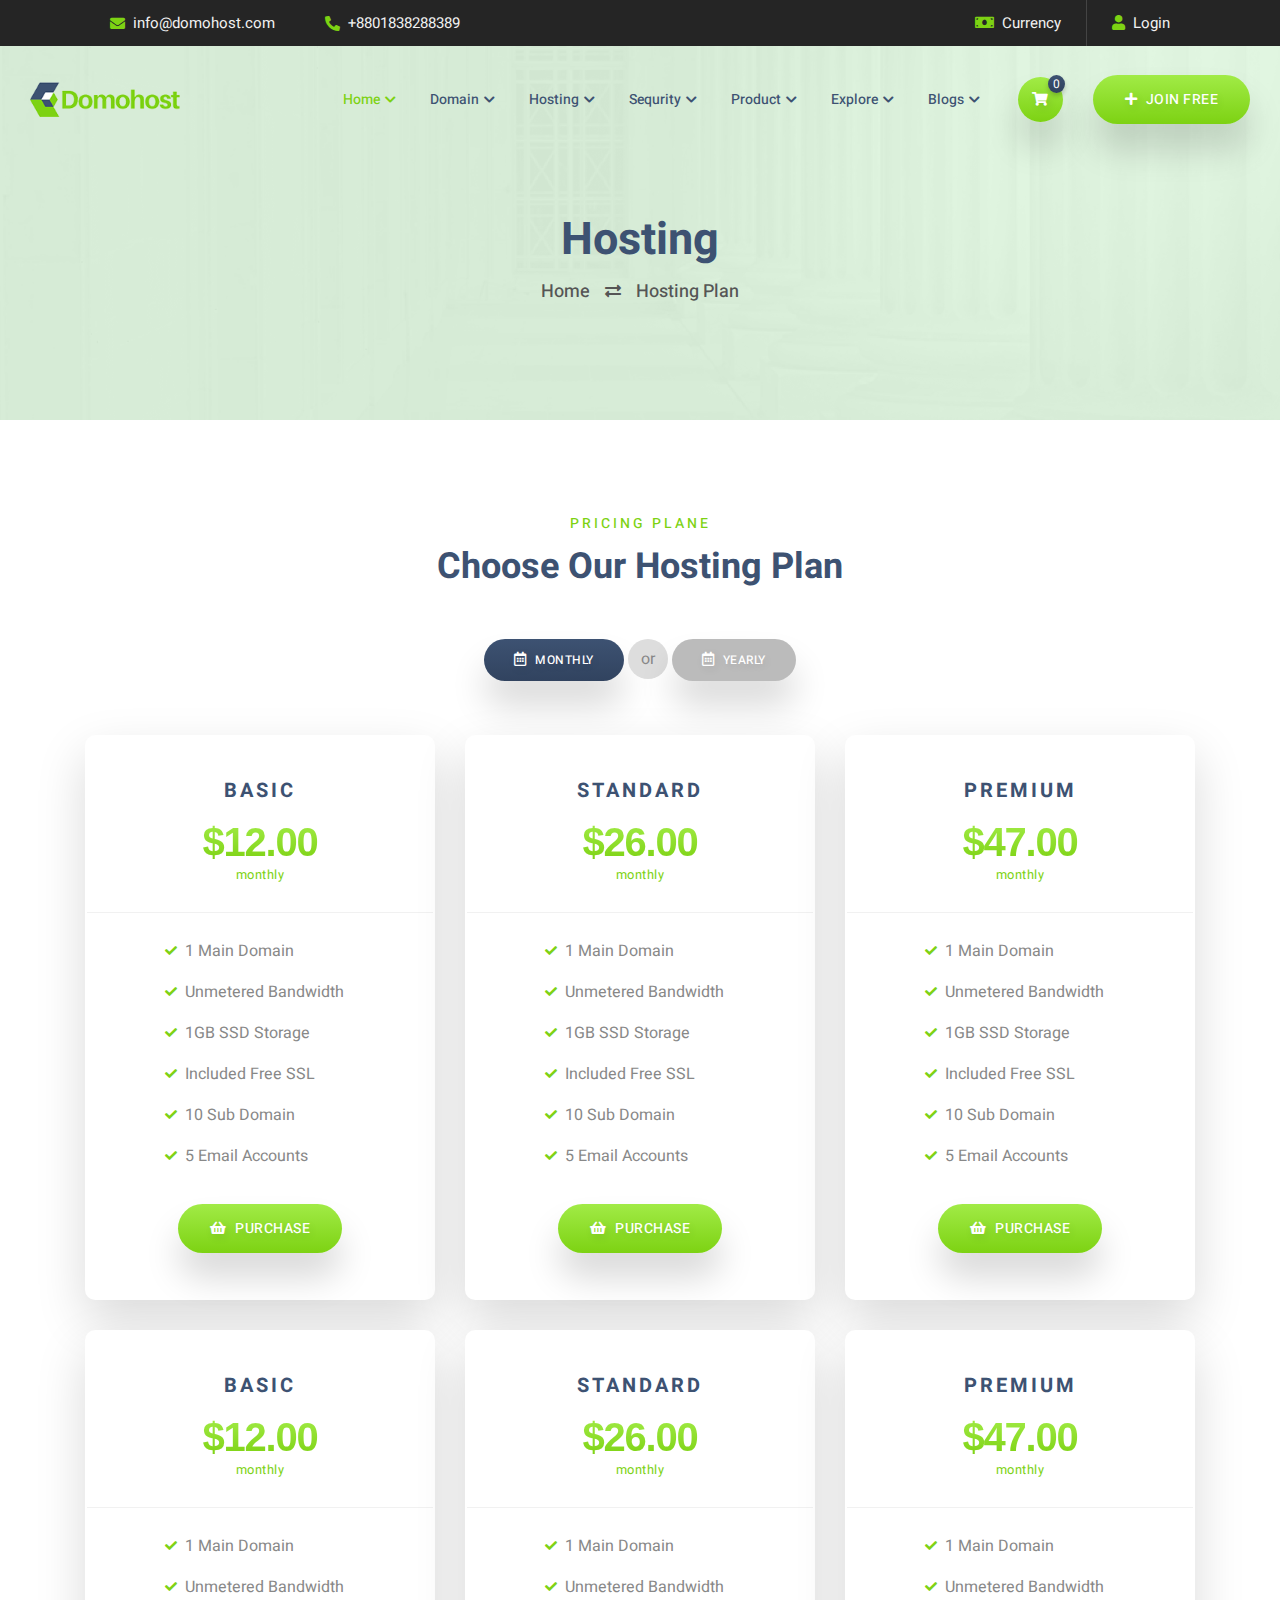
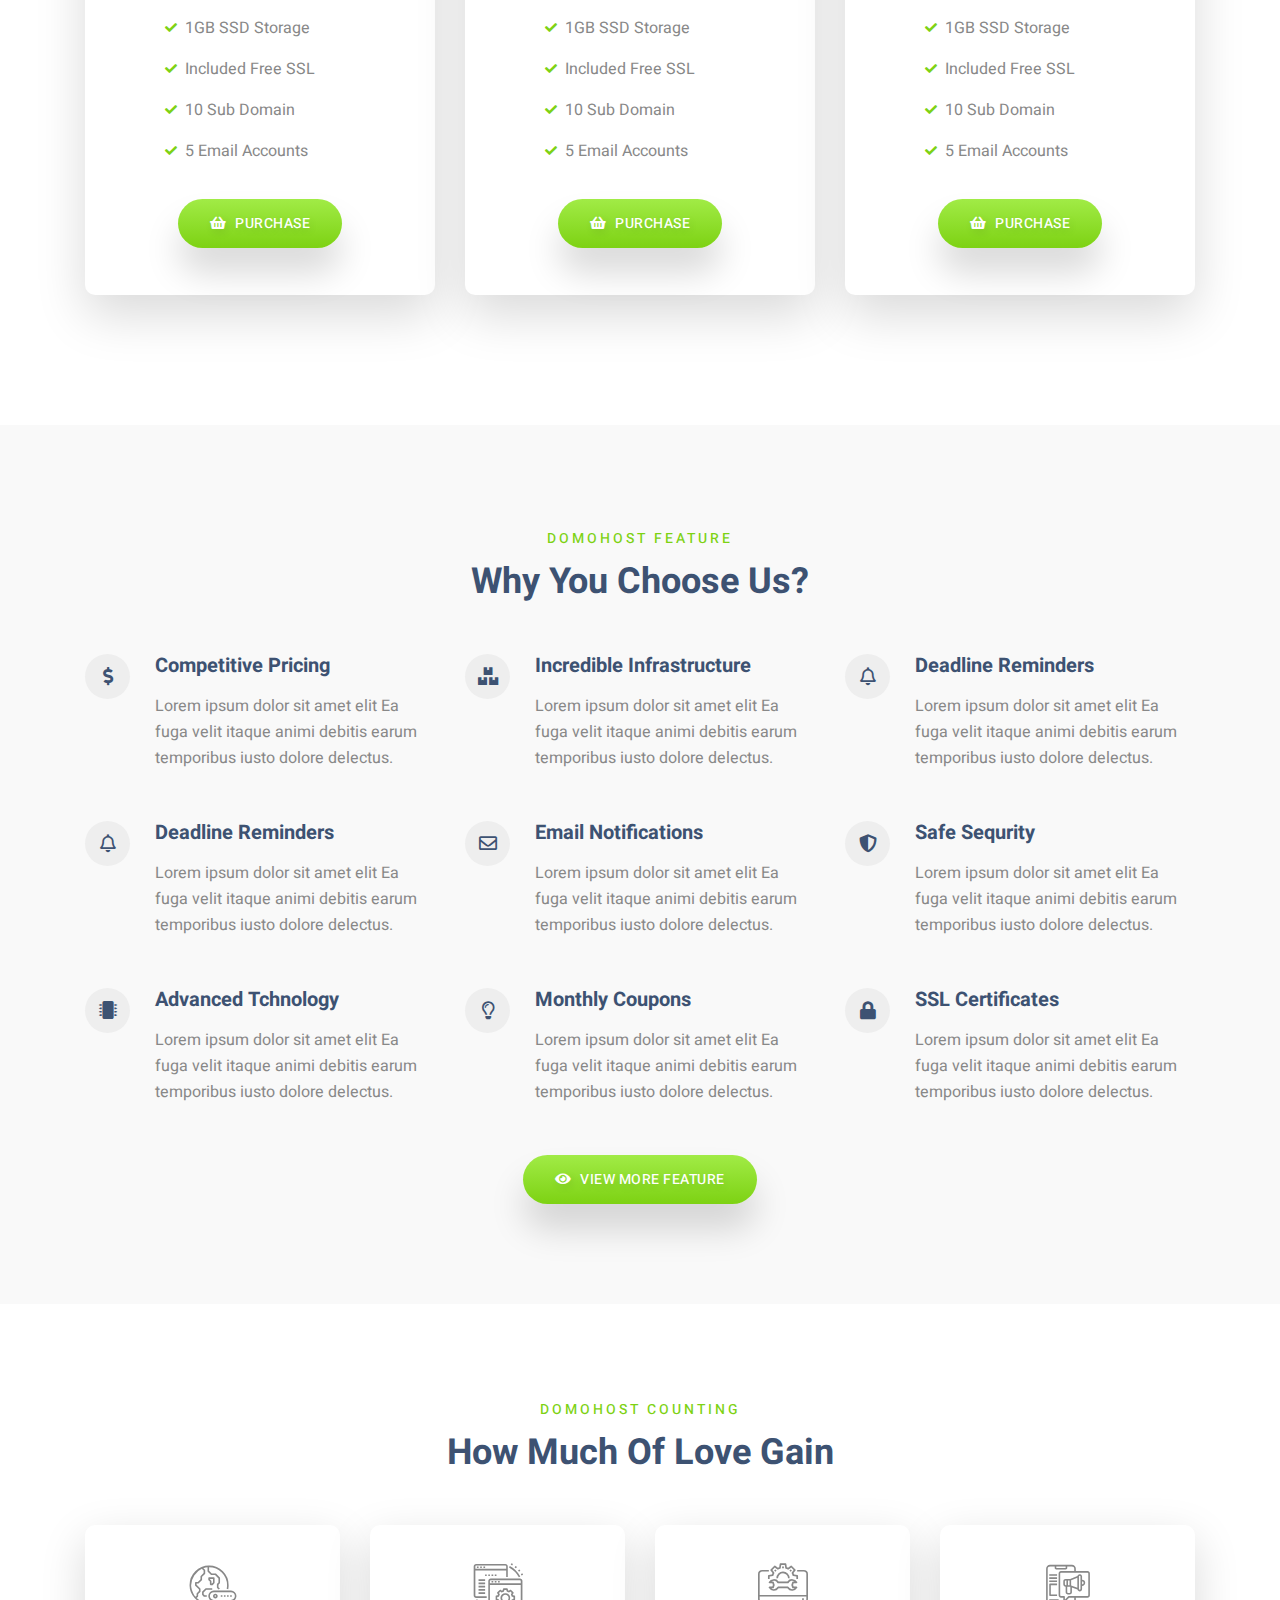
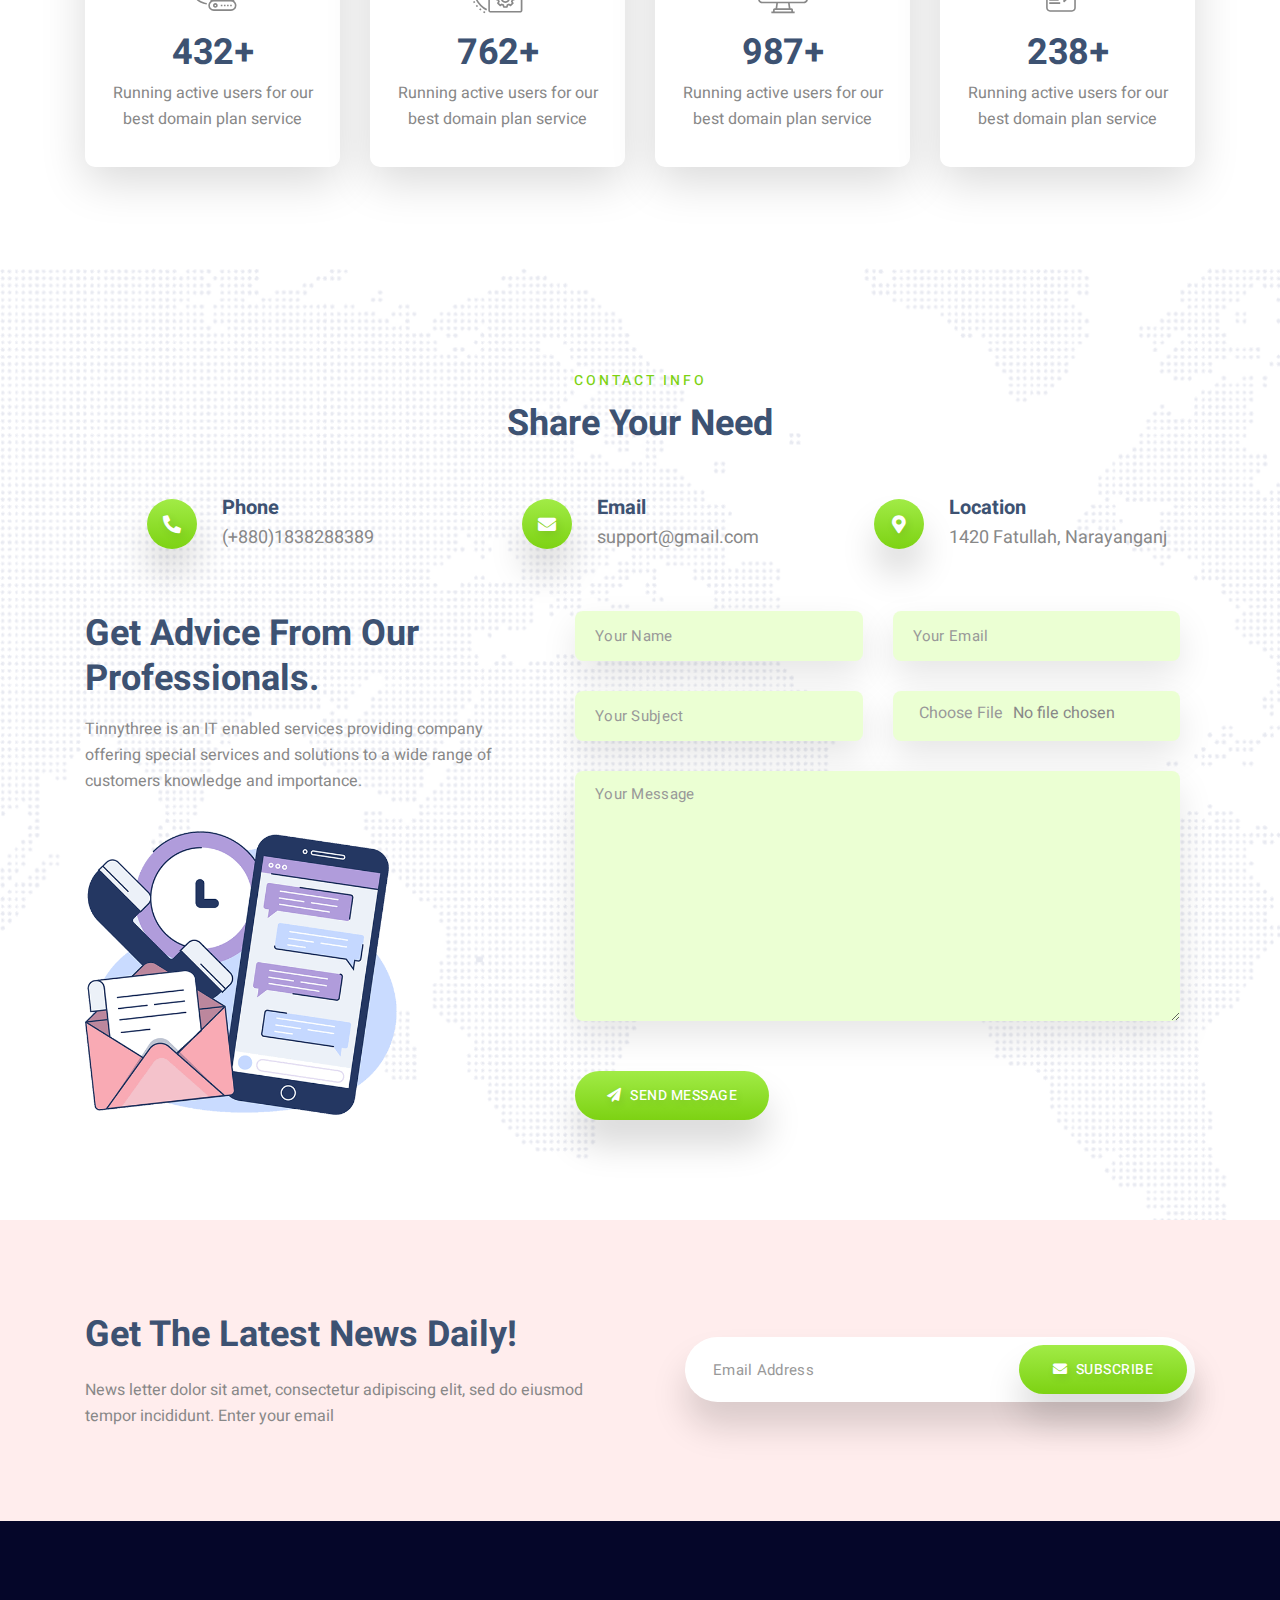
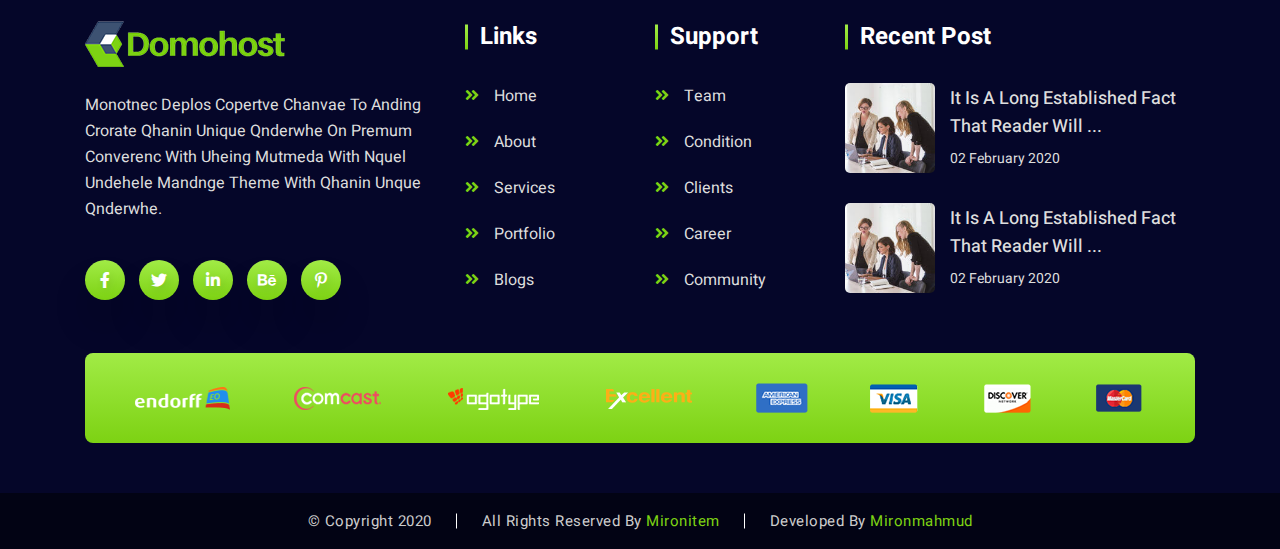
<file: hosting.html>
<!DOCTYPE html>
<html lang="en">
    <head>
        <meta charset="UTF-8">
        <meta name="viewport" content="width=device-width, initial-scale=1, shrink-to-fit=no">
        <title>Domohost - Hosting</title>
        <!--=====================================
                    CSS LINK PART START
        =======================================-->
        <!-- FOR PAGE ICON -->
        <link rel="icon" href="assets/images/favicon.png">

        <!-- FOR FONT ICON -->
        <link rel="stylesheet" href="assets/icon/flaticon/flaticon.css">
        <link rel="stylesheet" href="https://cdnjs.cloudflare.com/ajax/libs/font-awesome/5.13.0/css/all.min.css">

        <!-- FOR SLICK SLIDER -->
        <link rel="stylesheet" href="assets/source/css/slick.css">

        <!-- FOR BOOTSTRAP -->
        <link rel="stylesheet" href="assets/source/css/bootstrap.min.css">

        <!-- FOR STYLE -->
        <link rel="stylesheet" href="assets/source/css/main.css">
        <!--=====================================
                    CSS LINK PART END
        =======================================-->
    </head>
    <body>
        <!--=====================================
                    HEADER PART START
        =======================================-->
        <header class="header-part">
            <div class="container">
                <div class="row">
                    <div class="col-sm-12 col-md-6 col-lg-6">
                        <ul class="header-content">
                            <li>
                                <i class="fas fa-envelope"></i>
                                <p>info@domohost.com</p>
                            </li>
                            <li>
                                <i class="fas fa-phone-alt"></i>
                                <p>+8801838288389</p>
                            </li>
                        </ul>
                    </div>
                    <div class="col-sm-12 col-md-6 col-lg-6">
                        <ul class="header-content header-widget">
                            <li class="dropdown">
                                <a href="#"><i class="fas fa-money-bill"></i>currency</a>
                                <div class="dropdown-menu">
                                    <a class="dropdown-item" href="#">US Dollers</a>
                                    <a class="dropdown-item" href="#">British Pound</a>
                                    <a class="dropdown-item" href="#">Euro</a>
                                </div>
                            </li>
                            <li>
                                <a href="#"><i class="fas fa-user"></i>login</a>
                            </li>
                        </ul>
                    </div>
                </div>
            </div>
        </header>
        <!--=====================================
                    HEADER PART END
        =======================================-->


        <!--=====================================
                    NAVBAR PART START
        =======================================-->
        <nav class="navbar navbar-expand-lg">
            <div class="container">
                <a class="navbar-brand" href="index.html">
                    <img src="assets/images/main-logo.png" alt="main-logo">
                </a>
                <button class="navbar-toggler" type="button" data-toggle="collapse" data-target="#navbarSupportedContent" aria-controls="navbarSupportedContent" aria-expanded="false" aria-label="Toggle navigation">
                    <i class="fas fa-bars"></i>
                </button>

                <div class="collapse navbar-collapse" id="navbarSupportedContent">
                    <ul class="navbar-nav ml-auto">
                        <li class="nav-item active dropdown">
                            <a class="nav-link dropdown-toggle" href="#" role="button" data-toggle="dropdown" aria-haspopup="true" aria-expanded="false">
                                Home
                                <i class="fas fa-chevron-down"></i>
                            </a>
                            <div class="dropdown-menu">
                                <a class="dropdown-item" href="index.html">home default</a>
                                <a class="dropdown-item" href="home-1.html">home 1</a>
                                <a class="dropdown-item" href="home-2.html">home 2</a>
                            </div>
                        </li>
                        <li class="nav-item dropdown">
                            <a class="nav-link dropdown-toggle" href="#" role="button" data-toggle="dropdown" aria-haspopup="true" aria-expanded="false">
                                Domain
                                <i class="fas fa-chevron-down"></i>
                            </a>
                            <div class="dropdown-menu">
                                <a class="dropdown-item" href="domain.html">domain search</a>
                                <a class="dropdown-item" href="#">Transfer to us</a>
                                <a class="dropdown-item" href="#">best cupon</a>
                            </div>
                        </li>
                        <li class="nav-item dropdown">
                            <a class="nav-link dropdown-toggle" href="#" role="button" data-toggle="dropdown" aria-haspopup="true" aria-expanded="false">
                                Hosting
                                <i class="fas fa-chevron-down"></i>
                            </a>
                            <div class="dropdown-menu">
                                <a class="dropdown-item" href="hosting.html">hosting plan</a>
                                <a class="dropdown-item" href="#">Business hosting</a>
                                <a class="dropdown-item" href="#">Unlimited cloud</a>
                                <a class="dropdown-item" href="#">Beginer hosting</a>
                            </div>
                        </li>
                        <li class="nav-item dropdown">
                            <a class="nav-link dropdown-toggle" href="#" role="button" data-toggle="dropdown" aria-haspopup="true" aria-expanded="false">
                                Sequrity
                                <i class="fas fa-chevron-down"></i>
                            </a>
                            <div class="dropdown-menu">
                                <a class="dropdown-item" href="#">SSL Sequrity</a>
                                <a class="dropdown-item" href="#">Advance linux</a>
                                <a class="dropdown-item" href="#">E-commerce Sequrity</a>
                                <a class="dropdown-item" href="#">software development</a>
                            </div>
                        </li>
                        <li class="nav-item dropdown">
                            <a class="nav-link dropdown-toggle" href="#" role="button" data-toggle="dropdown" aria-haspopup="true" aria-expanded="false">
                                product
                                <i class="fas fa-chevron-down"></i>
                            </a>
                            <div class="dropdown-menu">
                                <a class="dropdown-item" href="product.html">all product</a>
                                <a class="dropdown-item" href="#">html template</a>
                                <a class="dropdown-item" href="#">React template</a>
                                <a class="dropdown-item" href="#">software</a>
                            </div>
                        </li>
                        <li class="nav-item dropdown">
                            <a class="nav-link dropdown-toggle" href="#" role="button" data-toggle="dropdown" aria-haspopup="true" aria-expanded="false">
                                Explore
                                <i class="fas fa-chevron-down"></i>
                            </a>
                            <div class="dropdown-menu">
                                <a class="dropdown-item" href="#">documentation</a>
                                <a class="dropdown-item" href="#">customer care</a>
                                <a class="dropdown-item" href="#">community</a>
                                <a class="dropdown-item" href="#">live support</a>
                                <a class="dropdown-item" href="#">web solution</a>
                                <a class="dropdown-item" href="#">privacy policy</a>
                                <a class="dropdown-item" href="#">contact us</a>
                            </div>
                        </li>
                        <li class="nav-item dropdown">
                            <a class="nav-link dropdown-toggle" href="#" role="button" data-toggle="dropdown" aria-haspopup="true" aria-expanded="false">
                                blogs
                                <i class="fas fa-chevron-down"></i>
                            </a>
                            <div class="dropdown-menu">
                                <a class="dropdown-item" href="blog-list.html">blog list</a>
                                <a class="dropdown-item" href="blog-details.html">blog details</a>
                            </div>
                        </li>
                    </ul>
                    <ul class="navbar-icon">
                        <li>
                            <a href="#"><i class="fas fa-shopping-cart"></i></a>
                            <span class="navbar-cart">0</span>
                        </li>
                    </ul>
                    <div class="navbar-btn">
                        <a class="btn btn-primary"><i class="fas fa-plus"></i> join free</a>
                    </div>
                </div>
            </div>
        </nav>
        <!--=====================================
                    NAVBAR PART END
        =======================================-->
        
        
        <!--=========================================
                       BANNER PART START
        ===========================================-->
        <div class="inner-banner">
            <div class="inner-overlay">
                <div class="container">
                    <div class="row">
                        <div class="col-lg-12">
                            <div class="inner-content">
                                <h1>Hosting</h1>
                                <ul>
                                    <li><a href="index.html">home</a></li>
                                    <li><i class="fas fa-exchange-alt"></i></li>
                                    <li><a href="hosting.html">hosting plan</a></li>
                                </ul>
                            </div>
                        </div>
                    </div>
                </div>
            </div>
        </div>
        <!--=========================================
                       BANNER PART END
        ===========================================-->


        <!--=========================================
                      PRICE PART START
        ===========================================-->
        <section class="price-part">
            <div class="container">
                <div class="row">
                    <div class="col-lg-12">
                        <div class="section-heading">
                            <span class="title">pricing plane</span>
                            <h2>choose our hosting plan</h2>
                        </div>
                    </div>
                </div>
                <div class="row">
                    <div class="col-lg-12 mb-4">
                        <ul class="duel-btn">
                            <li class="active">
                                <a class="btn btn-primary">
                                    <i class="far fa-calendar-alt"></i>
                                    monthly
                                </a>
                            </li>
                            <li><span>or</span></li>
                            <li>
                                <a class="btn btn-primary">
                                    <i class="far fa-calendar-alt"></i>
                                    yearly
                                </a>
                            </li>
                        </ul>
                    </div>
                </div>
                <div class="row">
                    <div class="col-sm-12 col-md-6 col-lg-4">
                        <div class="price-card">
                            <h3>basic</h3>
                            <h4>$12.00</h4> 
                            <small>monthly</small>
                            <ul class="price-list">
                                <li>
                                    <i class="fas fa-check"></i>
                                    <p>1 Main Domain</p>
                                </li>
                                <li>
                                    <i class="fas fa-check"></i>
                                    <p>Unmetered Bandwidth</p>
                                </li>
                                <li>
                                    <i class="fas fa-check"></i>
                                    <p>1GB SSD Storage</p>
                                </li>
                                <li>
                                    <i class="fas fa-check"></i>
                                    <p>Included Free SSL</p>
                                </li>
                                <li>
                                    <i class="fas fa-check"></i>
                                    <p>10 Sub Domain</p>
                                </li>
                                <li>
                                    <i class="fas fa-check"></i>
                                    <p>5 Email Accounts</p>
                                </li>
                            </ul>
                            <div class="purchase-btn">
                                <a class="btn btn-primary" href="#">
                                    <i class="fas fa-shopping-basket"></i>
                                    purchase
                                </a>
                            </div>
                        </div>
                    </div>
                    <div class="col-sm-12 col-md-6 col-lg-4">
                        <div class="price-card">
                            <h3>standard</h3>
                            <h4>$26.00</h4> 
                            <small>monthly</small>
                            <ul class="price-list">
                                <li>
                                    <i class="fas fa-check"></i>
                                    <p>1 Main Domain</p>
                                </li>
                                <li>
                                    <i class="fas fa-check"></i>
                                    <p>Unmetered Bandwidth</p>
                                </li>
                                <li>
                                    <i class="fas fa-check"></i>
                                    <p>1GB SSD Storage</p>
                                </li>
                                <li>
                                    <i class="fas fa-check"></i>
                                    <p>Included Free SSL</p>
                                </li>
                                <li>
                                    <i class="fas fa-check"></i>
                                    <p>10 Sub Domain</p>
                                </li>
                                <li>
                                    <i class="fas fa-check"></i>
                                    <p>5 Email Accounts</p>
                                </li>
                            </ul>
                            <div class="purchase-btn">
                                <a class="btn btn-primary" href="#">
                                    <i class="fas fa-shopping-basket"></i>
                                    purchase
                                </a>
                            </div>
                        </div>
                    </div>
                    <div class="col-sm-12 col-md-6 col-lg-4">
                        <div class="price-card">
                            <h3>premium</h3>
                            <h4>$47.00</h4> 
                            <small>monthly</small>
                            <ul class="price-list">
                                <li>
                                    <i class="fas fa-check"></i>
                                    <p>1 Main Domain</p>
                                </li>
                                <li>
                                    <i class="fas fa-check"></i>
                                    <p>Unmetered Bandwidth</p>
                                </li>
                                <li>
                                    <i class="fas fa-check"></i>
                                    <p>1GB SSD Storage</p>
                                </li>
                                <li>
                                    <i class="fas fa-check"></i>
                                    <p>Included Free SSL</p>
                                </li>
                                <li>
                                    <i class="fas fa-check"></i>
                                    <p>10 Sub Domain</p>
                                </li>
                                <li>
                                    <i class="fas fa-check"></i>
                                    <p>5 Email Accounts</p>
                                </li>
                            </ul>
                            <div class="purchase-btn">
                                <a class="btn btn-primary" href="#">
                                    <i class="fas fa-shopping-basket"></i>
                                    purchase
                                </a>
                            </div>
                        </div>
                    </div>
                    <div class="col-sm-12 col-md-6 col-lg-4">
                        <div class="price-card">
                            <h3>basic</h3>
                            <h4>$12.00</h4> 
                            <small>monthly</small>
                            <ul class="price-list">
                                <li>
                                    <i class="fas fa-check"></i>
                                    <p>1 Main Domain</p>
                                </li>
                                <li>
                                    <i class="fas fa-check"></i>
                                    <p>Unmetered Bandwidth</p>
                                </li>
                                <li>
                                    <i class="fas fa-check"></i>
                                    <p>1GB SSD Storage</p>
                                </li>
                                <li>
                                    <i class="fas fa-check"></i>
                                    <p>Included Free SSL</p>
                                </li>
                                <li>
                                    <i class="fas fa-check"></i>
                                    <p>10 Sub Domain</p>
                                </li>
                                <li>
                                    <i class="fas fa-check"></i>
                                    <p>5 Email Accounts</p>
                                </li>
                            </ul>
                            <div class="purchase-btn">
                                <a class="btn btn-primary" href="#">
                                    <i class="fas fa-shopping-basket"></i>
                                    purchase
                                </a>
                            </div>
                        </div>
                    </div>
                    <div class="col-sm-12 col-md-6 col-lg-4">
                        <div class="price-card">
                            <h3>standard</h3>
                            <h4>$26.00</h4> 
                            <small>monthly</small>
                            <ul class="price-list">
                                <li>
                                    <i class="fas fa-check"></i>
                                    <p>1 Main Domain</p>
                                </li>
                                <li>
                                    <i class="fas fa-check"></i>
                                    <p>Unmetered Bandwidth</p>
                                </li>
                                <li>
                                    <i class="fas fa-check"></i>
                                    <p>1GB SSD Storage</p>
                                </li>
                                <li>
                                    <i class="fas fa-check"></i>
                                    <p>Included Free SSL</p>
                                </li>
                                <li>
                                    <i class="fas fa-check"></i>
                                    <p>10 Sub Domain</p>
                                </li>
                                <li>
                                    <i class="fas fa-check"></i>
                                    <p>5 Email Accounts</p>
                                </li>
                            </ul>
                            <div class="purchase-btn">
                                <a class="btn btn-primary" href="#">
                                    <i class="fas fa-shopping-basket"></i>
                                    purchase
                                </a>
                            </div>
                        </div>
                    </div>
                    <div class="col-sm-12 col-md-6 col-lg-4">
                        <div class="price-card">
                            <h3>premium</h3>
                            <h4>$47.00</h4> 
                            <small>monthly</small>
                            <ul class="price-list">
                                <li>
                                    <i class="fas fa-check"></i>
                                    <p>1 Main Domain</p>
                                </li>
                                <li>
                                    <i class="fas fa-check"></i>
                                    <p>Unmetered Bandwidth</p>
                                </li>
                                <li>
                                    <i class="fas fa-check"></i>
                                    <p>1GB SSD Storage</p>
                                </li>
                                <li>
                                    <i class="fas fa-check"></i>
                                    <p>Included Free SSL</p>
                                </li>
                                <li>
                                    <i class="fas fa-check"></i>
                                    <p>10 Sub Domain</p>
                                </li>
                                <li>
                                    <i class="fas fa-check"></i>
                                    <p>5 Email Accounts</p>
                                </li>
                            </ul>
                            <div class="purchase-btn">
                                <a class="btn btn-primary" href="#">
                                    <i class="fas fa-shopping-basket"></i>
                                    purchase
                                </a>
                            </div>
                        </div>
                    </div>
                </div>
            </div>
        </section>
        <!--=========================================
                      PRICE PART END
        ===========================================-->
        
        
        <!--=========================================
                       FEATURE PART START
        ===========================================-->
        <section class="feature-part">
            <div class="container">
                <div class="row">
                    <div class="col-lg-12">
                        <div class="section-heading">
                            <span class="title">Domohost feature</span>
                            <h2>why you choose us?</h2>
                        </div>
                    </div>
                </div>
                <div class="row">
                    <div class="col-md-6 col-lg-4">
                        <ul class="feature-card">
                            <li><i class="fas fa-dollar-sign"></i></li>
                            <li>
                                <h4>Competitive Pricing</h4>
                                <p>Lorem ipsum dolor sit amet elit Ea fuga velit itaque animi debitis earum temporibus iusto dolore delectus.</p>
                            </li>
                        </ul>
                    </div>
                    <div class="col-md-6 col-lg-4">
                        <ul class="feature-card">
                            <li><i class="fas fa-boxes"></i></li>
                            <li>
                                <h4>Incredible Infrastructure</h4>
                                <p>Lorem ipsum dolor sit amet elit Ea fuga velit itaque animi debitis earum temporibus iusto dolore delectus.</p>
                            </li>
                        </ul>
                    </div>
                    <div class="col-md-6 col-lg-4">
                        <ul class="feature-card">
                            <li><i class="far fa-bell"></i></li>
                            <li>
                                <h4>Deadline Reminders</h4>
                                <p>Lorem ipsum dolor sit amet elit Ea fuga velit itaque animi debitis earum temporibus iusto dolore delectus.</p>
                            </li>
                        </ul>
                    </div>
                    <div class="col-md-6 col-lg-4">
                        <ul class="feature-card">
                            <li><i class="far fa-bell"></i></li>
                            <li>
                                <h4>Deadline Reminders</h4>
                                <p>Lorem ipsum dolor sit amet elit Ea fuga velit itaque animi debitis earum temporibus iusto dolore delectus.</p>
                            </li>
                        </ul>
                    </div>
                    <div class="col-md-6 col-lg-4">
                        <ul class="feature-card">
                            <li><i class="far fa-envelope"></i></li>
                            <li>
                                <h4>Email Notifications</h4>
                                <p>Lorem ipsum dolor sit amet elit Ea fuga velit itaque animi debitis earum temporibus iusto dolore delectus.</p>
                            </li>
                        </ul>
                    </div>
                    <div class="col-md-6 col-lg-4">
                        <ul class="feature-card">
                            <li><i class="fas fa-shield-alt"></i></li>
                            <li>
                                <h4>safe sequrity</h4>
                                <p>Lorem ipsum dolor sit amet elit Ea fuga velit itaque animi debitis earum temporibus iusto dolore delectus.</p>
                            </li>
                        </ul>
                    </div>
                    <div class="col-md-6 col-lg-4">
                        <ul class="feature-card">
                            <li><i class="fas fa-microchip"></i></li>
                            <li>
                                <h4>Advanced Tchnology</h4>
                                <p>Lorem ipsum dolor sit amet elit Ea fuga velit itaque animi debitis earum temporibus iusto dolore delectus.</p>
                            </li>
                        </ul>
                    </div>
                    <div class="col-md-6 col-lg-4">
                        <ul class="feature-card">
                            <li><i class="far fa-lightbulb"></i></li>
                            <li>
                                <h4>Monthly coupons</h4>
                                <p>Lorem ipsum dolor sit amet elit Ea fuga velit itaque animi debitis earum temporibus iusto dolore delectus.</p>
                            </li>
                        </ul>
                    </div>
                    <div class="col-md-6 col-lg-4">
                        <ul class="feature-card">
                            <li><i class="fas fa-lock"></i></li>
                            <li>
                                <h4>SSL Certificates</h4>
                                <p>Lorem ipsum dolor sit amet elit Ea fuga velit itaque animi debitis earum temporibus iusto dolore delectus.</p>
                            </li>
                        </ul>
                    </div>
                </div>
                <div class="row">
                    <div class="col-lg-12 text-center">
                        <a class="btn btn-primary" href="#">
                            <i class="fas fa-eye"></i> 
                            view more feature
                        </a>
                    </div>
                </div>
            </div>
        </section>
        <!--=========================================
                       FEATURE PART END
        ===========================================-->
        
        
        <!--=========================================
                       COUNTER PART START
        ===========================================-->
        <div class="counter-part">
            <div class="container">
                <div class="row">
                    <div class="col-lg-12">
                        <div class="section-heading">
                            <span class="title">Domohost counting</span>
                            <h2>how much of love gain</h2>
                        </div>
                    </div>
                </div>
                <div class="row">
                    <div class="col-md-6 col-lg-3">
                        <div class="counter-card">
                            <i class="flaticon-seo-and-web"></i>
                            <h2><span class="counter-number">432</span>+</h2>
                            <p>Running active users for our best domain plan service</p>
                        </div>
                    </div>
                    <div class="col-md-6 col-lg-3">
                        <div class="counter-card">
                            <i class="flaticon-web-maintenance"></i>
                            <h2><span class="counter-number">762</span>+</h2>
                            <p>Running active users for our best domain plan service</p>
                        </div>
                    </div>
                    <div class="col-md-6 col-lg-3">
                        <div class="counter-card">
                            <i class="flaticon-editing"></i>
                            <h2><span class="counter-number">987</span>+</h2>
                            <p>Running active users for our best domain plan service</p>
                        </div>
                    </div>
                    <div class="col-md-6 col-lg-3">
                        <div class="counter-card">
                            <i class="flaticon-advertisement"></i>
                            <h2><span class="counter-number">238</span>+</h2>
                            <p>Running active users for our best domain plan service</p>
                        </div>
                    </div>
                </div>
            </div>
        </div>
        <!--=========================================
                       COUNT PART END
        ===========================================-->
        
        
        <!--=========================================
                      CONTACT PART START
        ===========================================-->
        <section class="contact-part">
            <div class="container">
                <div class="row">
                    <div class="col-lg-12">
                        <div class="section-heading">
                            <span class="title">contact info</span>
                            <h2>share your need</h2>
                        </div>
                    </div>
                </div>
                <div class="row">
                    <div class="col-md-4 col-lg-4">
                        <div class="contact-info">
                            <i class="fas fa-phone-alt"></i>
                            <div class="contact-text">
                                <h4>phone</h4>
                                <p>(+880)1838288389</p>
                            </div>
                        </div>
                    </div>
                    <div class="col-md-4 col-lg-4">
                        <div class="contact-info">
                            <i class="fas fa-envelope"></i>
                            <div class="contact-text">
                                <h4>email</h4>
                                <p>support@gmail.com</p>
                            </div>
                        </div>
                    </div>
                    <div class="col-md-4 col-lg-4">
                        <div class="contact-info">
                            <i class="fas fa-map-marker-alt"></i>
                            <div class="contact-text">
                                <h4>location</h4>
                                <p>1420 Fatullah, Narayanganj</p>
                            </div>
                        </div>
                    </div>
                </div>
                <div class="row">
                    <div class="col-lg-5 col-md-5">
                        <div class="contact-content">
                            <h2>Get Advice From Our Professionals.</h2>
                            <p>Tinnythree is an IT enabled services providing company offering special services and solutions to a wide range of customers knowledge and importance.</p>
                            <img src="assets/images/contact-img.png" alt="contact-img">
                        </div>
                    </div>
                    <div class="col-lg-7 col-md-7">
                        <form class="contact-form">
                            <div class="contact-input">
                                <input type="text" placeholder="your name">
                                <input type="email" placeholder="your email">
                            </div>
                            <div class="contact-input">
                                <input type="text" placeholder="your subject">
                                <input type="file">
                            </div>
                            <div class="contact-input">
                                <textarea placeholder="your message"></textarea>
                            </div>
                            <button class="btn btn-primary">
                                <i class="fas fa-paper-plane"></i> 
                                send message
                            </button>
                        </form>
                    </div>
                </div>
            </div>
        </section>
        <!--=========================================
                      CONTACT PART END
        ===========================================-->


        <!--=========================================
                    NEWSLETTER PART START
        ===========================================-->
        <section class="news-part">
            <div class="container">
                <div class="row">
                    <div class="col-md-6 col-lg-6">
                        <div class="news-content">
                            <h2>Get The Latest News Daily!</h2>
                            <p>News letter dolor sit amet, consectetur adipiscing elit, sed do eiusmod tempor incididunt. Enter your email</p>
                        </div>
                    </div>
                    <div class="col-md-6 col-lg-6">
                        <form class="news-form">
                            <input type="email" placeholder="Email address">
                            <button class="btn btn-primary">
                                <i class="fas fa-envelope"></i>
                                subscribe
                            </button>
                        </form>
                    </div>
                </div>
            </div>
        </section>
        <!--=========================================
                     NEWSLETTER PART END
        ===========================================-->
        
        
        <!--=========================================
                      FOOTER PART START
        ===========================================-->
        <section class="footer-part">
            <div class="container">
                <div class="row">
                    <div class="col-lg-4 col-sm-12 col-md-12">
                        <div class="footer-about">
                            <a class="footer-logo" href="index.html">
                                <img src="assets/images/main-logo.png" alt="main-logo">
                            </a>
                            <p>Monotnec deplos copertve chanvae to anding crorate Qhanin Unique Qnderwhe on Premum Converenc With Uheing Mutmeda with Nquel Undehele Mandnge theme with Qhanin Unque Qnderwhe.</p>
                            <ul class="social-icon">
                                <li><a href="#"><i class="fab fa-facebook-f"></i></a></li>
                                <li><a href="#"><i class="fab fa-twitter"></i></a></li>
                                <li><a href="#"><i class="fab fa-linkedin-in"></i></a></li>
                                <li><a href="#"><i class="fab fa-behance"></i></a></li>
                                <li><a href="#"><i class="fab fa-pinterest-p"></i></a></li>
                            </ul>
                        </div>
                    </div>
                    <div class="col-lg-2 col-sm-6 col-md-3">
                        <div class="footer-widget">
                            <h3>links</h3>
                            <ul>
                                <li><a href="index.html"><i class="fas fa-angle-double-right"></i>home</a></li>
                                <li><a href="#about-part"><i class="fas fa-angle-double-right"></i>about</a></li>
                                <li><a href="#service-part"><i class="fas fa-angle-double-right"></i>services</a></li>
                                <li><a href="portfolio.html"><i class="fas fa-angle-double-right"></i>portfolio</a></li>
                                <li><a href="blog-list.html"><i class="fas fa-angle-double-right"></i>blogs</a></li>
                            </ul>
                        </div>
                    </div>
                    <div class="col-lg-2 col-sm-6 col-md-3">
                        <div class="footer-widget">
                            <h3>support</h3>
                            <ul>
                                <li><a href="#team-part"><i class="fas fa-angle-double-right"></i>team</a></li>
                                <li><a href="#"><i class="fas fa-angle-double-right"></i>condition</a></li>
                                <li><a href="#"><i class="fas fa-angle-double-right"></i>clients</a></li>
                                <li><a href="#"><i class="fas fa-angle-double-right"></i>career</a></li>
                                <li><a href="#"><i class="fas fa-angle-double-right"></i>community</a></li>
                            </ul>
                        </div>
                    </div>
                    <div class="col-lg-4 col-sm-12 col-md-6">
                        <div class="footer-blog">
                            <h3>recent post</h3>
                            <ul>
                                <li>
                                    <img src="assets/images/footer-blog-1.jpg" alt="footer-blog-1">
                                    <div class="footer-text">
                                        <h5><a href="#">it is a long established fact that reader will ...</a></h5>
                                        <p>02 february 2020</p>
                                    </div>
                                </li>
                                <li>
                                    <img src="assets/images/footer-blog-1.jpg" alt="footer-blog-1">
                                    <div class="footer-text">
                                        <h5><a href="#">it is a long established fact that reader will ...</a></h5>
                                        <p>02 february 2020</p>
                                    </div>
                                </li>
                            </ul>
                        </div>
                    </div>
                </div>
                <div class="row">
                    <div class="col-lg-12">
                        <div class="footer-card">
                            <a href="#"><img src="assets/images/card-1.png" alt="card-1"></a>
                            <a href="#"><img src="assets/images/card-2.png" alt="card-2"></a>
                            <a href="#"><img src="assets/images/card-3.png" alt="card-3"></a>
                            <a href="#"><img src="assets/images/card-4.png" alt="card-4"></a>
                            <a href="#"><img src="assets/images/card-5.png" alt="card-5"></a>
                            <a href="#"><img src="assets/images/card-6.png" alt="card-6"></a>
                            <a href="#"><img src="assets/images/card-7.png" alt="card-7"></a>
                            <a href="#"><img src="assets/images/card-8.png" alt="card-8"></a>
                        </div>
                    </div>
                </div>
            </div>
        </section>
        <!--=========================================
                      FOOTER PART END
        ===========================================-->
        
        
        <!--=========================================
                    FOOTER-BOTTOM PART START
        ===========================================-->
        <section class="footer-bottom">
            <div class="container">
                <ul>
                    <li>&copy; copyright 2020</li>
                    <li>all rights reserved by <a href="#">mironitem</a></li>
                    <li>developed by <a href="#">mironmahmud</a></li>
                </ul>
            </div>
        </section>
        <!--=========================================
                    FOOTER-BOTTOM PART END
        ===========================================-->
        
        
        <!--=====================================
                    JS LINK PART START
        =======================================-->
        <!-- FOR BOOTSTRAP -->
        <script src="assets/source/js/jquery-1.12.4.min.js"></script>
        <script src="assets/source/js/popper.min.js"></script>
        <script src="assets/source/js/bootstrap.min.js"></script>

        <!-- FOR SLICK SLIDER -->
        <script src="assets/source/js/slick.min.js"></script>
        <script src="assets/source/js/slick.js"></script>

        <!-- FOR COUTERUP PLUGIN -->
        <script src="./assets/source/js/waypoints.min.js"></script>
        <script src="./assets/source/js/counterup.min.js"></script>
        <script src="./assets/source/js/counterup.js"></script>

        <!-- FOR INTERACTION -->
        <script src="assets/source/js/main.js"></script>
        <!--=====================================
                    JS LINK PART END
        =======================================-->
    </body>
</html>
</file>
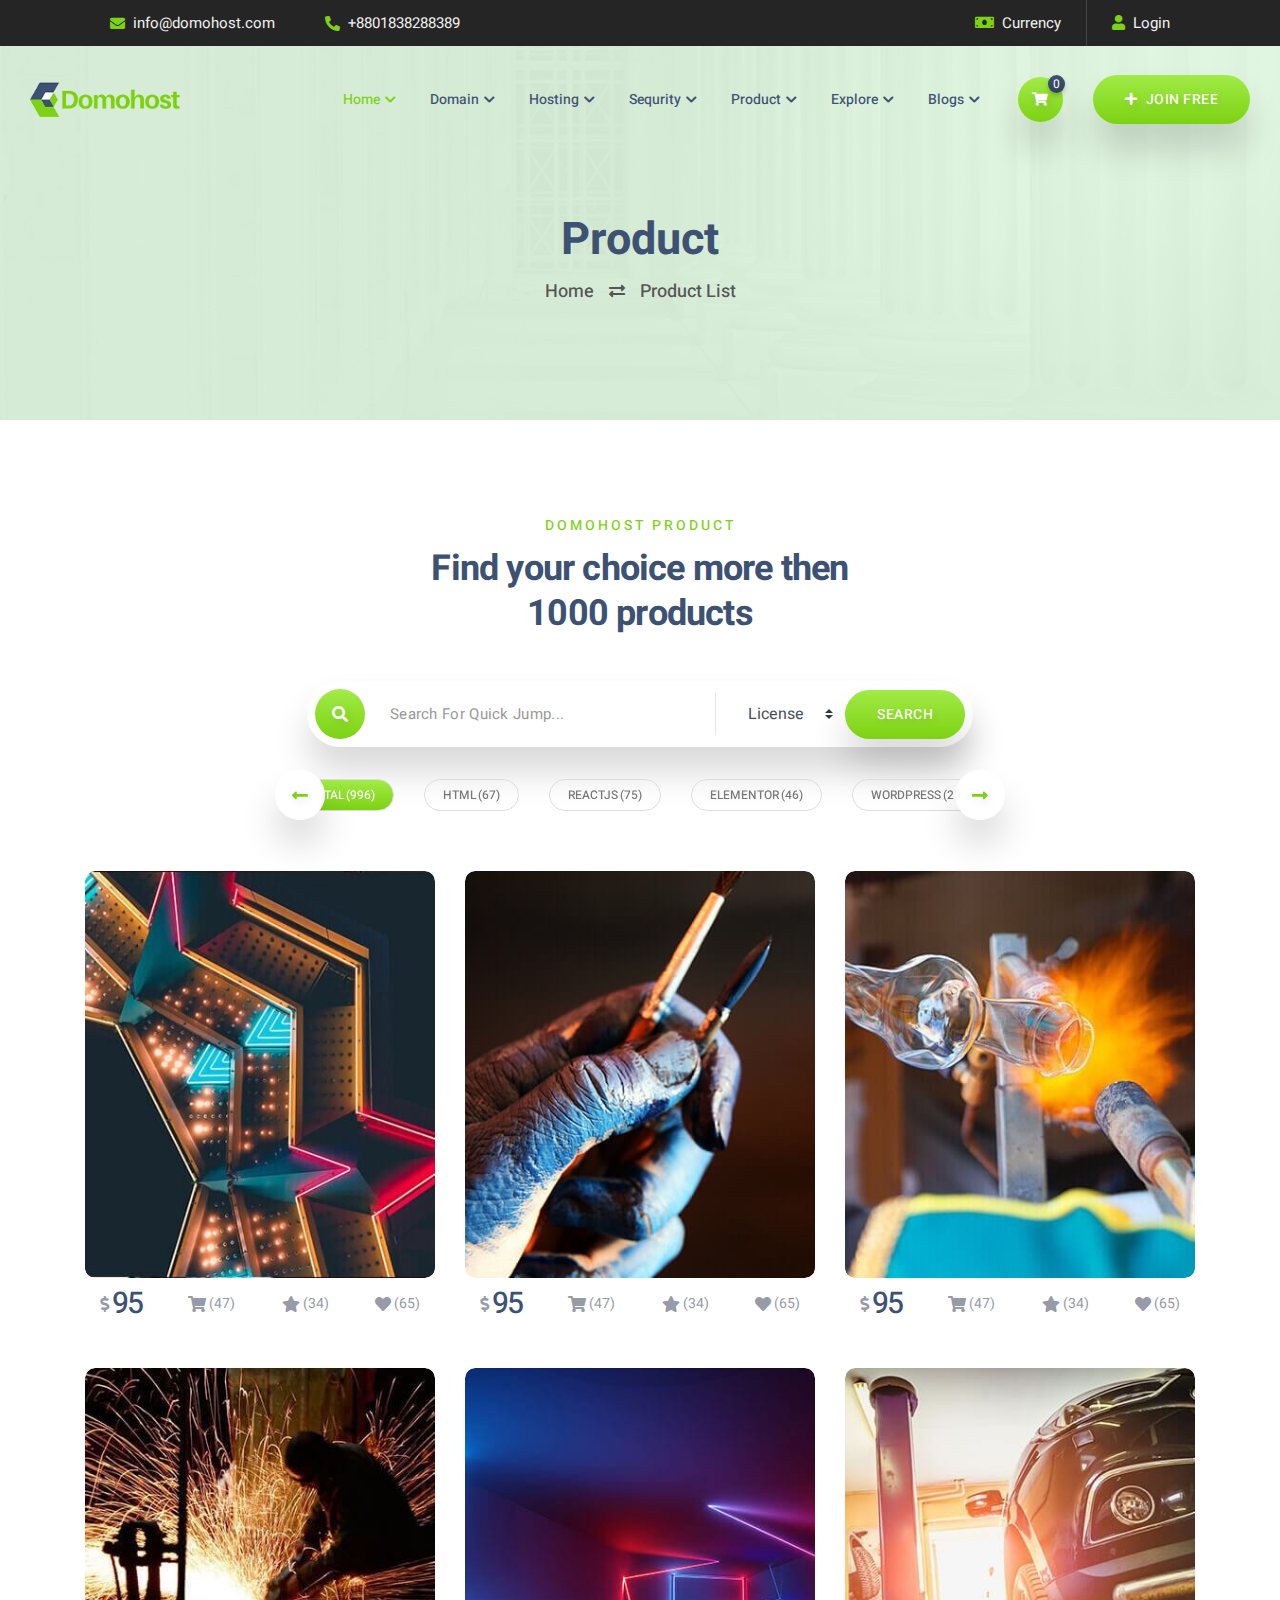
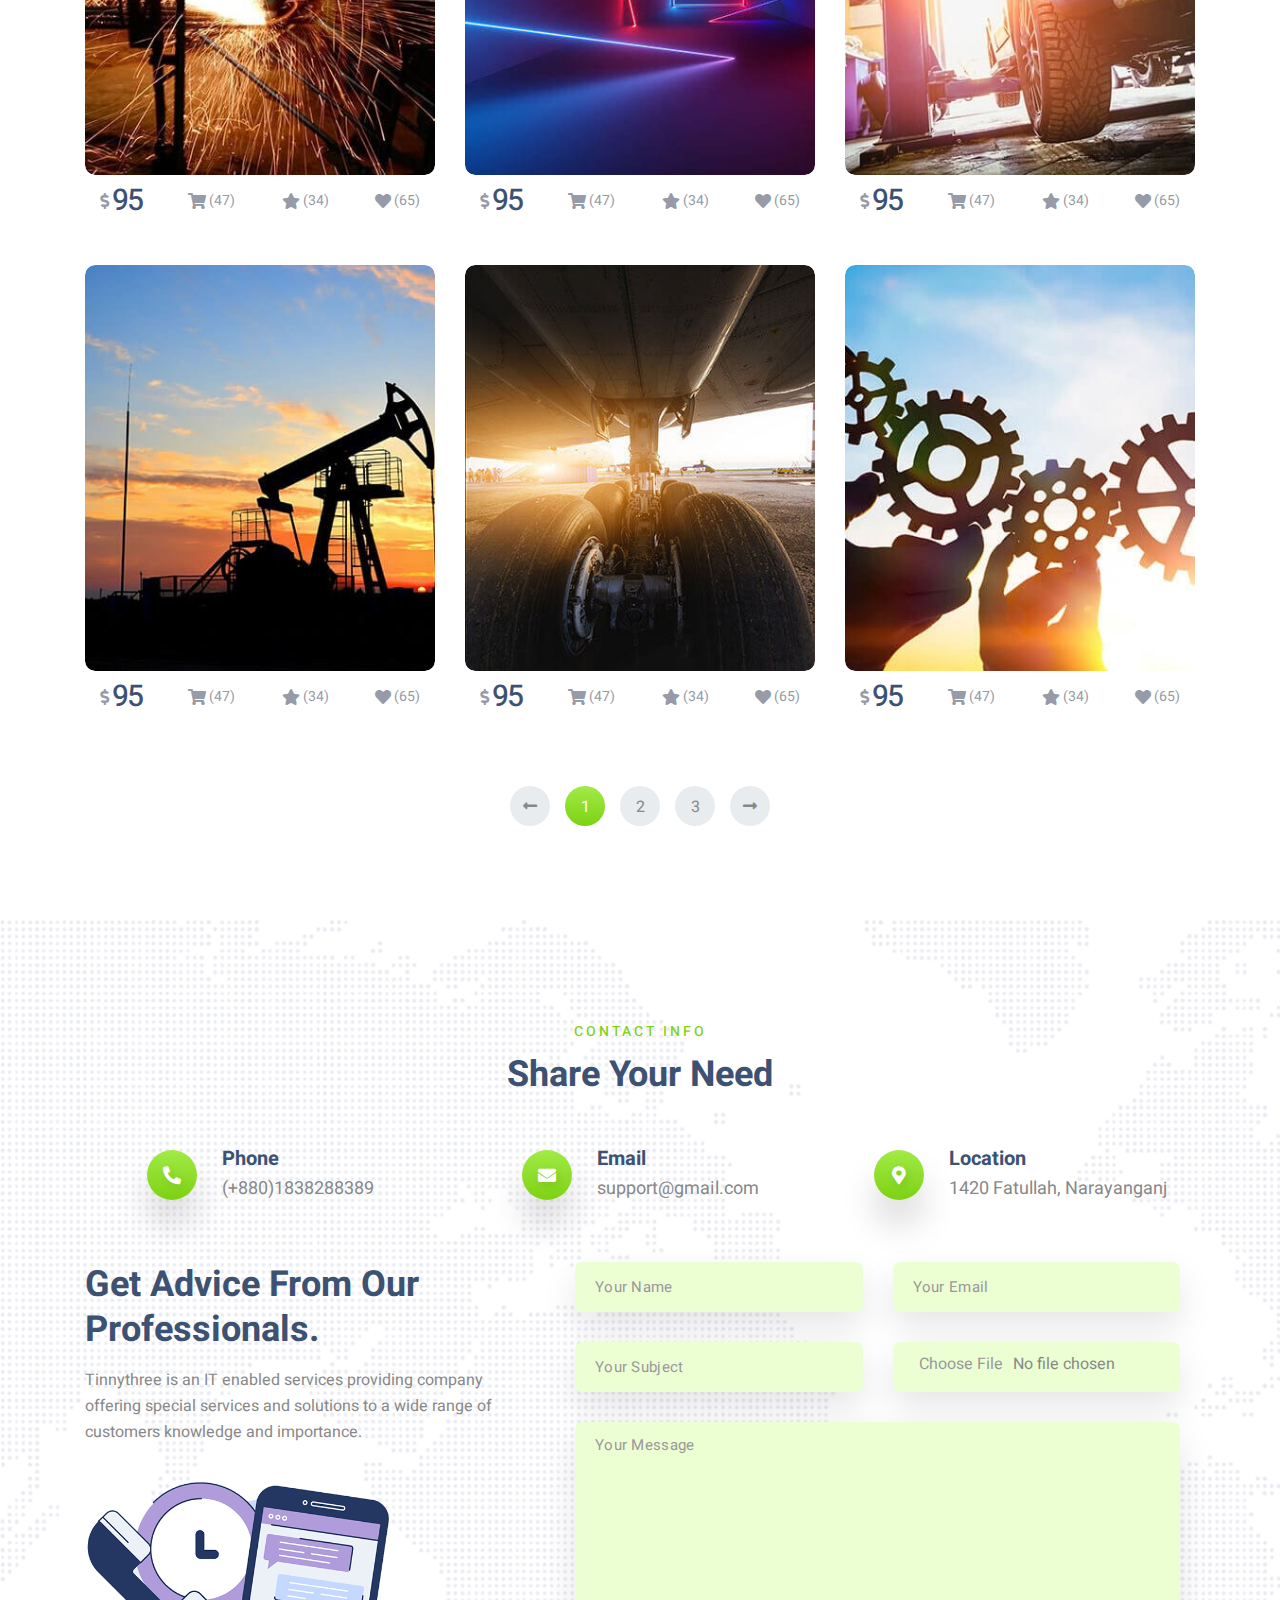
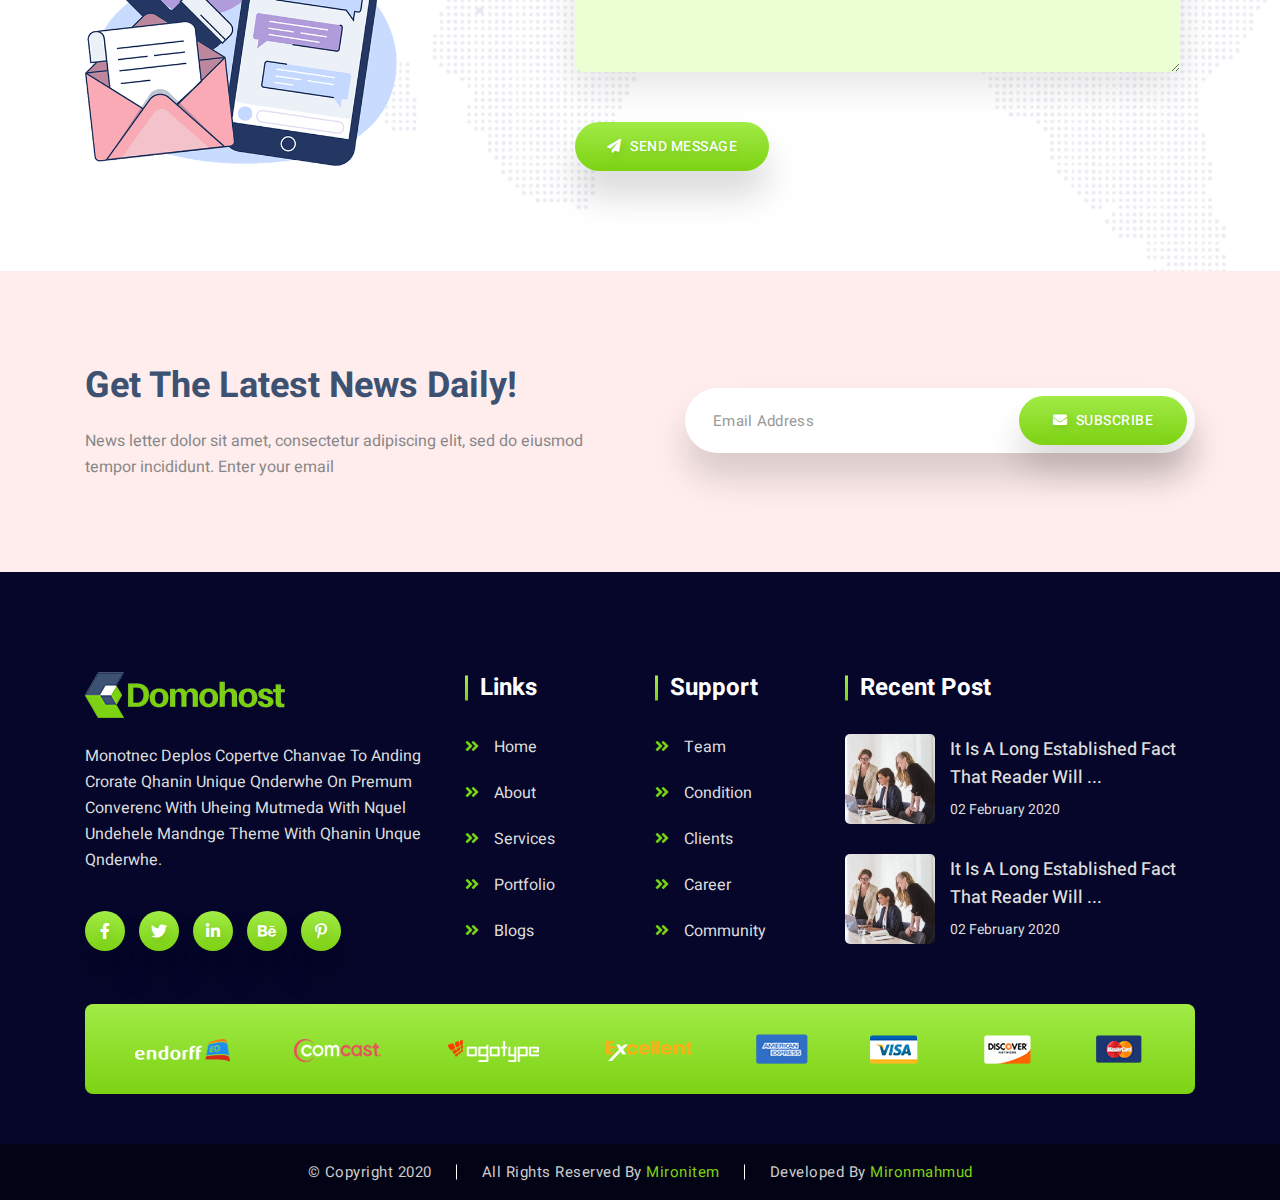
<file: product.html>
<!DOCTYPE html>
<html lang="en">
    <head>
        <meta charset="UTF-8">
        <meta name="viewport" content="width=device-width, initial-scale=1, shrink-to-fit=no">
        <title>Domohost - Product list</title>
        <!--=====================================
                    CSS LINK PART START
        =======================================-->
        <!-- FOR PAGE ICON -->
        <link rel="icon" href="assets/images/favicon.png">

        <!-- FOR FONT ICON -->
        <link rel="stylesheet" href="assets/icon/flaticon/flaticon.css">
        <link rel="stylesheet" href="https://cdnjs.cloudflare.com/ajax/libs/font-awesome/5.13.0/css/all.min.css">

        <!-- FOR SLICK SLIDER -->
        <link rel="stylesheet" href="assets/source/css/slick.css">

        <!-- FOR BOOTSTRAP -->
        <link rel="stylesheet" href="assets/source/css/bootstrap.min.css">

        <!-- FOR STYLE -->
        <link rel="stylesheet" href="assets/source/css/main.css">
        <!--=====================================
                    CSS LINK PART END
        =======================================-->
    </head>
    <body>
        <!--=====================================
                    HEADER PART START
        =======================================-->
        <header class="header-part">
            <div class="container">
                <div class="row">
                    <div class="col-sm-12 col-md-6 col-lg-6">
                        <ul class="header-content">
                            <li>
                                <i class="fas fa-envelope"></i>
                                <p>info@domohost.com</p>
                            </li>
                            <li>
                                <i class="fas fa-phone-alt"></i>
                                <p>+8801838288389</p>
                            </li>
                        </ul>
                    </div>
                    <div class="col-sm-12 col-md-6 col-lg-6">
                        <ul class="header-content header-widget">
                            <li class="dropdown">
                                <a href="#"><i class="fas fa-money-bill"></i>currency</a>
                                <div class="dropdown-menu">
                                    <a class="dropdown-item" href="#">US Dollers</a>
                                    <a class="dropdown-item" href="#">British Pound</a>
                                    <a class="dropdown-item" href="#">Euro</a>
                                </div>
                            </li>
                            <li>
                                <a href="#"><i class="fas fa-user"></i>login</a>
                            </li>
                        </ul>
                    </div>
                </div>
            </div>
        </header>
        <!--=====================================
                    HEADER PART END
        =======================================-->


        <!--=====================================
                    NAVBAR PART START
        =======================================-->
        <nav class="navbar navbar-expand-lg">
            <div class="container">
                <a class="navbar-brand" href="index.html">
                    <img src="assets/images/main-logo.png" alt="main-logo">
                </a>
                <button class="navbar-toggler" type="button" data-toggle="collapse" data-target="#navbarSupportedContent" aria-controls="navbarSupportedContent" aria-expanded="false" aria-label="Toggle navigation">
                    <i class="fas fa-bars"></i>
                </button>

                <div class="collapse navbar-collapse" id="navbarSupportedContent">
                    <ul class="navbar-nav ml-auto">
                        <li class="nav-item active dropdown">
                            <a class="nav-link dropdown-toggle" href="#" role="button" data-toggle="dropdown" aria-haspopup="true" aria-expanded="false">
                                Home
                                <i class="fas fa-chevron-down"></i>
                            </a>
                            <div class="dropdown-menu">
                                <a class="dropdown-item" href="index.html">home default</a>
                                <a class="dropdown-item" href="home-1.html">home 1</a>
                                <a class="dropdown-item" href="home-2.html">home 2</a>
                            </div>
                        </li>
                        <li class="nav-item dropdown">
                            <a class="nav-link dropdown-toggle" href="#" role="button" data-toggle="dropdown" aria-haspopup="true" aria-expanded="false">
                                Domain
                                <i class="fas fa-chevron-down"></i>
                            </a>
                            <div class="dropdown-menu">
                                <a class="dropdown-item" href="domain.html">domain search</a>
                                <a class="dropdown-item" href="#">Transfer to us</a>
                                <a class="dropdown-item" href="#">best cupon</a>
                            </div>
                        </li>
                        <li class="nav-item dropdown">
                            <a class="nav-link dropdown-toggle" href="#" role="button" data-toggle="dropdown" aria-haspopup="true" aria-expanded="false">
                                Hosting
                                <i class="fas fa-chevron-down"></i>
                            </a>
                            <div class="dropdown-menu">
                                <a class="dropdown-item" href="hosting.html">hosting plan</a>
                                <a class="dropdown-item" href="#">Business hosting</a>
                                <a class="dropdown-item" href="#">Unlimited cloud</a>
                                <a class="dropdown-item" href="#">Beginer hosting</a>
                            </div>
                        </li>
                        <li class="nav-item dropdown">
                            <a class="nav-link dropdown-toggle" href="#" role="button" data-toggle="dropdown" aria-haspopup="true" aria-expanded="false">
                                Sequrity
                                <i class="fas fa-chevron-down"></i>
                            </a>
                            <div class="dropdown-menu">
                                <a class="dropdown-item" href="#">SSL Sequrity</a>
                                <a class="dropdown-item" href="#">Advance linux</a>
                                <a class="dropdown-item" href="#">E-commerce Sequrity</a>
                                <a class="dropdown-item" href="#">software development</a>
                            </div>
                        </li>
                        <li class="nav-item dropdown">
                            <a class="nav-link dropdown-toggle" href="#" role="button" data-toggle="dropdown" aria-haspopup="true" aria-expanded="false">
                                product
                                <i class="fas fa-chevron-down"></i>
                            </a>
                            <div class="dropdown-menu">
                                <a class="dropdown-item" href="product.html">all product</a>
                                <a class="dropdown-item" href="#">html template</a>
                                <a class="dropdown-item" href="#">React template</a>
                                <a class="dropdown-item" href="#">software</a>
                            </div>
                        </li>
                        <li class="nav-item dropdown">
                            <a class="nav-link dropdown-toggle" href="#" role="button" data-toggle="dropdown" aria-haspopup="true" aria-expanded="false">
                                Explore
                                <i class="fas fa-chevron-down"></i>
                            </a>
                            <div class="dropdown-menu">
                                <a class="dropdown-item" href="#">documentation</a>
                                <a class="dropdown-item" href="#">customer care</a>
                                <a class="dropdown-item" href="#">community</a>
                                <a class="dropdown-item" href="#">live support</a>
                                <a class="dropdown-item" href="#">web solution</a>
                                <a class="dropdown-item" href="#">privacy policy</a>
                                <a class="dropdown-item" href="#">contact us</a>
                            </div>
                        </li>
                        <li class="nav-item dropdown">
                            <a class="nav-link dropdown-toggle" href="#" role="button" data-toggle="dropdown" aria-haspopup="true" aria-expanded="false">
                                blogs
                                <i class="fas fa-chevron-down"></i>
                            </a>
                            <div class="dropdown-menu">
                                <a class="dropdown-item" href="blog-list.html">blog list</a>
                                <a class="dropdown-item" href="blog-details.html">blog details</a>
                            </div>
                        </li>
                    </ul>
                    <ul class="navbar-icon">
                        <li>
                            <a href="#"><i class="fas fa-shopping-cart"></i></a>
                            <span class="navbar-cart">0</span>
                        </li>
                    </ul>
                    <div class="navbar-btn">
                        <a class="btn btn-primary"><i class="fas fa-plus"></i> join free</a>
                    </div>
                </div>
            </div>
        </nav>
        <!--=====================================
                    NAVBAR PART END
        =======================================-->
        
        
        <!--=========================================
                       BANNER PART START
        ===========================================-->
        <div class="inner-banner">
            <div class="inner-overlay">
                <div class="container">
                    <div class="row">
                        <div class="col-lg-12">
                            <div class="inner-content">
                                <h1>Product</h1>
                                <ul>
                                    <li><a href="index.html">home</a></li>
                                    <li><i class="fas fa-exchange-alt"></i></li>
                                    <li><a href="product.html">product list</a></li>
                                </ul>
                            </div>
                        </div>
                    </div>
                </div>
            </div>
        </div>
        <!--=========================================
                       BANNER PART END
        ===========================================-->
        
        
        <!--=========================================
                      PRODUCT PART START
        ===========================================-->
        <section class="product-part">
            <div class="container">
                <div class="row">
                    <div class="col-lg-12">
                        <div class="section-heading inner-heading">
                            <span class="title">Domohost product</span>
                            <h2>Find your choice more then 1000 products</h2>
                        </div>
                    </div>
                </div>
                <div class="row">
                    <div class="col-lg-12 text-center">
                        <form class="product-form">
                            <div class="product-input">
                                <i class="fas fa-search"></i>
                                <input type="text" placeholder="Search for quick jump...">
                                <div class="product-select">
                                    <select class="custom-select custom-select-lg">
                                        <option selected>license</option>
                                        <option value="1">Free</option>
                                        <option value="2">Premium</option>
                                    </select>
                                </div>
                                <button class="btn btn-primary">search</button>
                            </div>
                        </form>
                    </div>
                </div>
                <div class="row">
                    <div class="col-lg-12">
                        <div class="product-suggest">
                            <ul class="product-slider">
                                <li><a class="active" href="#">total<span>(996)</span></a></li>
                                <li><a href="#">html<span>(67)</span></a></li>
                                <li><a href="#">reactjs<span>(75)</span></a></li>
                                <li><a href="#">elementor<span>(46)</span></a></li>
                                <li><a href="#">wordpress<span>(21)</span></a></li>
                                <li><a href="#">php<span>(98)</span></a></li>
                                <li><a href="#">python<span>(65)</span></a></li>
                            </ul>
                        </div>
                    </div>
                </div>
                <div class="row">
                    <div class="col-md-6 col-lg-4">
                        <div class="product-card">
                            <div class="product-img">
                                <img src="assets/images/port-1.jpg" alt="port-1">
                                <div class="product-overlay">
                                    <ul class="product-btn">
                                        <li><a href="#">purchase item</a></li>
                                        <li><a href="#">live preview</a></li>
                                    </ul>
                                    <div class="product-info">
                                        <h4>Network & Security</h4>
                                        <a href="#"><i class="fas fa-heart"></i></a>
                                    </div>
                                </div>
                            </div>
                            <ul class="product-widget">
                                <li>
                                    <i class="fas fa-dollar-sign"></i>
                                    <h5>95</h5>
                                </li>
                                <li>
                                    <i class="fas fa-shopping-cart"></i>
                                    <p>(47)</p>
                                </li>
                                <li>
                                    <i class="fas fa-star"></i>
                                    <p>(34)</p>
                                </li>
                                <li>
                                    <i class="fas fa-heart"></i>
                                    <p>(65)</p>
                                </li>
                            </ul>
                        </div>
                    </div>
                    <div class="col-md-6 col-lg-4">
                        <div class="product-card">
                            <div class="product-img">
                                <img src="assets/images/port-2.jpg" alt="port-2">
                                <div class="product-overlay">
                                    <ul class="product-btn">
                                        <li><a href="#">purchase item</a></li>
                                        <li><a href="#">live preview</a></li>
                                    </ul>
                                    <div class="product-info">
                                        <h4>Network & Security</h4>
                                        <a href="#"><i class="fas fa-heart"></i></a>
                                    </div>
                                </div>
                            </div>
                            <ul class="product-widget">
                                <li>
                                    <i class="fas fa-dollar-sign"></i>
                                    <h5>95</h5>
                                </li>
                                <li>
                                    <i class="fas fa-shopping-cart"></i>
                                    <p>(47)</p>
                                </li>
                                <li>
                                    <i class="fas fa-star"></i>
                                    <p>(34)</p>
                                </li>
                                <li>
                                    <i class="fas fa-heart"></i>
                                    <p>(65)</p>
                                </li>
                            </ul>
                        </div>
                    </div>
                    <div class="col-md-6 col-lg-4">
                        <div class="product-card">
                            <div class="product-img">
                                <img src="assets/images/port-3.jpg" alt="port-3">
                                <div class="product-overlay">
                                    <ul class="product-btn">
                                        <li><a href="#">purchase item</a></li>
                                        <li><a href="#">live preview</a></li>
                                    </ul>
                                    <div class="product-info">
                                        <h4>Network & Security</h4>
                                        <a href="#"><i class="fas fa-heart"></i></a>
                                    </div>
                                </div>
                            </div>
                            <ul class="product-widget">
                                <li>
                                    <i class="fas fa-dollar-sign"></i>
                                    <h5>95</h5>
                                </li>
                                <li>
                                    <i class="fas fa-shopping-cart"></i>
                                    <p>(47)</p>
                                </li>
                                <li>
                                    <i class="fas fa-star"></i>
                                    <p>(34)</p>
                                </li>
                                <li>
                                    <i class="fas fa-heart"></i>
                                    <p>(65)</p>
                                </li>
                            </ul>
                        </div>
                    </div>
                    <div class="col-md-6 col-lg-4">
                        <div class="product-card">
                            <div class="product-img">
                                <img src="assets/images/port-4.jpg" alt="port-4">
                                <div class="product-overlay">
                                    <ul class="product-btn">
                                        <li><a href="#">purchase item</a></li>
                                        <li><a href="#">live preview</a></li>
                                    </ul>
                                    <div class="product-info">
                                        <h4>Network & Security</h4>
                                        <a href="#"><i class="fas fa-heart"></i></a>
                                    </div>
                                </div>
                            </div>
                            <ul class="product-widget">
                                <li>
                                    <i class="fas fa-dollar-sign"></i>
                                    <h5>95</h5>
                                </li>
                                <li>
                                    <i class="fas fa-shopping-cart"></i>
                                    <p>(47)</p>
                                </li>
                                <li>
                                    <i class="fas fa-star"></i>
                                    <p>(34)</p>
                                </li>
                                <li>
                                    <i class="fas fa-heart"></i>
                                    <p>(65)</p>
                                </li>
                            </ul>
                        </div>
                    </div>
                    <div class="col-md-6 col-lg-4">
                        <div class="product-card">
                            <div class="product-img">
                                <img src="assets/images/port-5.jpg" alt="port-5">
                                <div class="product-overlay">
                                    <ul class="product-btn">
                                        <li><a href="#">purchase item</a></li>
                                        <li><a href="#">live preview</a></li>
                                    </ul>
                                    <div class="product-info">
                                        <h4>Network & Security</h4>
                                        <a href="#"><i class="fas fa-heart"></i></a>
                                    </div>
                                </div>
                            </div>
                            <ul class="product-widget">
                                <li>
                                    <i class="fas fa-dollar-sign"></i>
                                    <h5>95</h5>
                                </li>
                                <li>
                                    <i class="fas fa-shopping-cart"></i>
                                    <p>(47)</p>
                                </li>
                                <li>
                                    <i class="fas fa-star"></i>
                                    <p>(34)</p>
                                </li>
                                <li>
                                    <i class="fas fa-heart"></i>
                                    <p>(65)</p>
                                </li>
                            </ul>
                        </div>
                    </div>
                    <div class="col-md-6 col-lg-4">
                        <div class="product-card">
                            <div class="product-img">
                                <img src="assets/images/port-6.jpg" alt="port-6">
                                <div class="product-overlay">
                                    <ul class="product-btn">
                                        <li><a href="#">purchase item</a></li>
                                        <li><a href="#">live preview</a></li>
                                    </ul>
                                    <div class="product-info">
                                        <h4>Network & Security</h4>
                                        <a href="#"><i class="fas fa-heart"></i></a>
                                    </div>
                                </div>
                            </div>
                            <ul class="product-widget">
                                <li>
                                    <i class="fas fa-dollar-sign"></i>
                                    <h5>95</h5>
                                </li>
                                <li>
                                    <i class="fas fa-shopping-cart"></i>
                                    <p>(47)</p>
                                </li>
                                <li>
                                    <i class="fas fa-star"></i>
                                    <p>(34)</p>
                                </li>
                                <li>
                                    <i class="fas fa-heart"></i>
                                    <p>(65)</p>
                                </li>
                            </ul>
                        </div>
                    </div>
                    <div class="col-md-6 col-lg-4">
                        <div class="product-card">
                            <div class="product-img">
                                <img src="assets/images/port-7.jpg" alt="port-7">
                                <div class="product-overlay">
                                    <ul class="product-btn">
                                        <li><a href="#">purchase item</a></li>
                                        <li><a href="#">live preview</a></li>
                                    </ul>
                                    <div class="product-info">
                                        <h4>Network & Security</h4>
                                        <a href="#"><i class="fas fa-heart"></i></a>
                                    </div>
                                </div>
                            </div>
                            <ul class="product-widget">
                                <li>
                                    <i class="fas fa-dollar-sign"></i>
                                    <h5>95</h5>
                                </li>
                                <li>
                                    <i class="fas fa-shopping-cart"></i>
                                    <p>(47)</p>
                                </li>
                                <li>
                                    <i class="fas fa-star"></i>
                                    <p>(34)</p>
                                </li>
                                <li>
                                    <i class="fas fa-heart"></i>
                                    <p>(65)</p>
                                </li>
                            </ul>
                        </div>
                    </div>
                    <div class="col-md-6 col-lg-4">
                        <div class="product-card">
                            <div class="product-img">
                                <img src="assets/images/port-8.jpg" alt="port-8">
                                <div class="product-overlay">
                                    <ul class="product-btn">
                                        <li><a href="#">purchase item</a></li>
                                        <li><a href="#">live preview</a></li>
                                    </ul>
                                    <div class="product-info">
                                        <h4>Network & Security</h4>
                                        <a href="#"><i class="fas fa-heart"></i></a>
                                    </div>
                                </div>
                            </div>
                            <ul class="product-widget">
                                <li>
                                    <i class="fas fa-dollar-sign"></i>
                                    <h5>95</h5>
                                </li>
                                <li>
                                    <i class="fas fa-shopping-cart"></i>
                                    <p>(47)</p>
                                </li>
                                <li>
                                    <i class="fas fa-star"></i>
                                    <p>(34)</p>
                                </li>
                                <li>
                                    <i class="fas fa-heart"></i>
                                    <p>(65)</p>
                                </li>
                            </ul>
                        </div>
                    </div>
                    <div class="col-md-6 col-lg-4">
                        <div class="product-card">
                            <div class="product-img">
                                <img src="assets/images/port-9.jpg" alt="port-9">
                                <div class="product-overlay">
                                    <ul class="product-btn">
                                        <li><a href="#">purchase item</a></li>
                                        <li><a href="#">live preview</a></li>
                                    </ul>
                                    <div class="product-info">
                                        <h4>Network & Security</h4>
                                        <a href="#"><i class="fas fa-heart"></i></a>
                                    </div>
                                </div>
                            </div>
                            <ul class="product-widget">
                                <li>
                                    <i class="fas fa-dollar-sign"></i>
                                    <h5>95</h5>
                                </li>
                                <li>
                                    <i class="fas fa-shopping-cart"></i>
                                    <p>(47)</p>
                                </li>
                                <li>
                                    <i class="fas fa-star"></i>
                                    <p>(34)</p>
                                </li>
                                <li>
                                    <i class="fas fa-heart"></i>
                                    <p>(65)</p>
                                </li>
                            </ul>
                        </div>
                    </div>
                </div>
                <div class="row">
                    <div class="col-lg-12">
                        <ul class="pagination">
                            <li class="page-item">
                                <a class="page-link" href="#">
                                    <i class="fas fa-long-arrow-alt-left"></i>
                                </a>
                            </li>
                            <li class="page-item active"><a class="page-link" href="#">1</a></li>
                            <li class="page-item"><a class="page-link" href="#">2</a></li>
                            <li class="page-item"><a class="page-link" href="#">3</a></li>
                            <li class="page-item">
                                <a class="page-link" href="#">
                                    <i class="fas fa-long-arrow-alt-right"></i>
                                </a>
                            </li>
                        </ul>
                    </div>
                </div>
            </div>
        </section>
        <!--=========================================
                      PRODUCT PART END
        ===========================================-->
        
        
        <!--=========================================
                      CONTACT PART START
        ===========================================-->
        <section class="contact-part">
            <div class="container">
                <div class="row">
                    <div class="col-lg-12">
                        <div class="section-heading">
                            <span class="title">contact info</span>
                            <h2>share your need</h2>
                        </div>
                    </div>
                </div>
                <div class="row">
                    <div class="col-md-4 col-lg-4">
                        <div class="contact-info">
                            <i class="fas fa-phone-alt"></i>
                            <div class="contact-text">
                                <h4>phone</h4>
                                <p>(+880)1838288389</p>
                            </div>
                        </div>
                    </div>
                    <div class="col-md-4 col-lg-4">
                        <div class="contact-info">
                            <i class="fas fa-envelope"></i>
                            <div class="contact-text">
                                <h4>email</h4>
                                <p>support@gmail.com</p>
                            </div>
                        </div>
                    </div>
                    <div class="col-md-4 col-lg-4">
                        <div class="contact-info">
                            <i class="fas fa-map-marker-alt"></i>
                            <div class="contact-text">
                                <h4>location</h4>
                                <p>1420 Fatullah, Narayanganj</p>
                            </div>
                        </div>
                    </div>
                </div>
                <div class="row">
                    <div class="col-lg-5 col-md-5">
                        <div class="contact-content">
                            <h2>Get Advice From Our Professionals.</h2>
                            <p>Tinnythree is an IT enabled services providing company offering special services and solutions to a wide range of customers knowledge and importance.</p>
                            <img src="assets/images/contact-img.png" alt="contact-img">
                        </div>
                    </div>
                    <div class="col-lg-7 col-md-7">
                        <form class="contact-form">
                            <div class="contact-input">
                                <input type="text" placeholder="your name">
                                <input type="email" placeholder="your email">
                            </div>
                            <div class="contact-input">
                                <input type="text" placeholder="your subject">
                                <input type="file">
                            </div>
                            <div class="contact-input">
                                <textarea placeholder="your message"></textarea>
                            </div>
                            <button class="btn btn-primary">
                                <i class="fas fa-paper-plane"></i> 
                                send message
                            </button>
                        </form>
                    </div>
                </div>
            </div>
        </section>
        <!--=========================================
                      CONTACT PART END
        ===========================================-->


        <!--=========================================
                    NEWSLETTER PART START
        ===========================================-->
        <section class="news-part">
            <div class="container">
                <div class="row">
                    <div class="col-md-6 col-lg-6">
                        <div class="news-content">
                            <h2>Get The Latest News Daily!</h2>
                            <p>News letter dolor sit amet, consectetur adipiscing elit, sed do eiusmod tempor incididunt. Enter your email</p>
                        </div>
                    </div>
                    <div class="col-md-6 col-lg-6">
                        <form class="news-form">
                            <input type="email" placeholder="Email address">
                            <button class="btn btn-primary">
                                <i class="fas fa-envelope"></i>
                                subscribe
                            </button>
                        </form>
                    </div>
                </div>
            </div>
        </section>
        <!--=========================================
                     NEWSLETTER PART END
        ===========================================-->
        
        
        <!--=========================================
                      FOOTER PART START
        ===========================================-->
        <section class="footer-part">
            <div class="container">
                <div class="row">
                    <div class="col-lg-4 col-sm-12 col-md-12">
                        <div class="footer-about"> 
                            <a class="footer-logo" href="index.html">
                                <img src="assets/images/main-logo.png" alt="main-logo">
                            </a>
                            <p>Monotnec deplos copertve chanvae to anding crorate Qhanin Unique Qnderwhe on Premum Converenc With Uheing Mutmeda with Nquel Undehele Mandnge theme with Qhanin Unque Qnderwhe.</p>
                            <ul class="social-icon">
                                <li><a href="#"><i class="fab fa-facebook-f"></i></a></li>
                                <li><a href="#"><i class="fab fa-twitter"></i></a></li>
                                <li><a href="#"><i class="fab fa-linkedin-in"></i></a></li>
                                <li><a href="#"><i class="fab fa-behance"></i></a></li>
                                <li><a href="#"><i class="fab fa-pinterest-p"></i></a></li>
                            </ul>
                        </div>
                    </div>
                    <div class="col-lg-2 col-sm-6 col-md-3">
                        <div class="footer-widget">
                            <h3>links</h3>
                            <ul>
                                <li><a href="index.html"><i class="fas fa-angle-double-right"></i>home</a></li>
                                <li><a href="#about-part"><i class="fas fa-angle-double-right"></i>about</a></li>
                                <li><a href="#service-part"><i class="fas fa-angle-double-right"></i>services</a></li>
                                <li><a href="portfolio.html"><i class="fas fa-angle-double-right"></i>portfolio</a></li>
                                <li><a href="blog-list.html"><i class="fas fa-angle-double-right"></i>blogs</a></li>
                            </ul>
                        </div>
                    </div>
                    <div class="col-lg-2 col-sm-6 col-md-3">
                        <div class="footer-widget">
                            <h3>support</h3>
                            <ul>
                                <li><a href="#team-part"><i class="fas fa-angle-double-right"></i>team</a></li>
                                <li><a href="#"><i class="fas fa-angle-double-right"></i>condition</a></li>
                                <li><a href="#"><i class="fas fa-angle-double-right"></i>clients</a></li>
                                <li><a href="#"><i class="fas fa-angle-double-right"></i>career</a></li>
                                <li><a href="#"><i class="fas fa-angle-double-right"></i>community</a></li>
                            </ul>
                        </div>
                    </div>
                    <div class="col-lg-4 col-sm-12 col-md-6">
                        <div class="footer-blog">
                            <h3>recent post</h3>
                            <ul>
                                <li>
                                    <img src="assets/images/footer-blog-1.jpg" alt="footer-blog-1">
                                    <div class="footer-text">
                                        <h5><a href="#">it is a long established fact that reader will ...</a></h5>
                                        <p>02 february 2020</p>
                                    </div>
                                </li>
                                <li>
                                    <img src="assets/images/footer-blog-1.jpg" alt="footer-blog-1">
                                    <div class="footer-text">
                                        <h5><a href="#">it is a long established fact that reader will ...</a></h5>
                                        <p>02 february 2020</p>
                                    </div>
                                </li>
                            </ul>
                        </div>
                    </div>
                </div>
                <div class="row">
                    <div class="col-lg-12">
                        <div class="footer-card">
                            <a href="#"><img src="assets/images/card-1.png" alt="card-1"></a>
                            <a href="#"><img src="assets/images/card-2.png" alt="card-2"></a>
                            <a href="#"><img src="assets/images/card-3.png" alt="card-3"></a>
                            <a href="#"><img src="assets/images/card-4.png" alt="card-4"></a>
                            <a href="#"><img src="assets/images/card-5.png" alt="card-5"></a>
                            <a href="#"><img src="assets/images/card-6.png" alt="card-6"></a>
                            <a href="#"><img src="assets/images/card-7.png" alt="card-7"></a>
                            <a href="#"><img src="assets/images/card-8.png" alt="card-8"></a>
                        </div>
                    </div>
                </div>
            </div>
        </section>
        <!--=========================================
                      FOOTER PART END
        ===========================================-->
        
        
        <!--=========================================
                    FOOTER-BOTTOM PART START
        ===========================================-->
        <section class="footer-bottom">
            <div class="container">
                <ul>
                    <li>&copy; copyright 2020</li>
                    <li>all rights reserved by <a href="#">mironitem</a></li>
                    <li>developed by <a href="#">mironmahmud</a></li>
                </ul>
            </div>
        </section>
        <!--=========================================
                    FOOTER-BOTTOM PART END
        ===========================================-->
        
        
        <!--=====================================
                    JS LINK PART START
        =======================================-->
        <!-- FOR BOOTSTRAP -->
        <script src="assets/source/js/jquery-1.12.4.min.js"></script>
        <script src="assets/source/js/popper.min.js"></script>
        <script src="assets/source/js/bootstrap.min.js"></script>

        <!-- FOR SLICK SLIDER -->
        <script src="assets/source/js/slick.min.js"></script>
        <script src="assets/source/js/slick.js"></script>

        <!-- FOR INTERACTION -->
        <script src="assets/source/js/main.js"></script>
        <!--=====================================
                    JS LINK PART END
        =======================================-->
    </body>
</html>
</file>
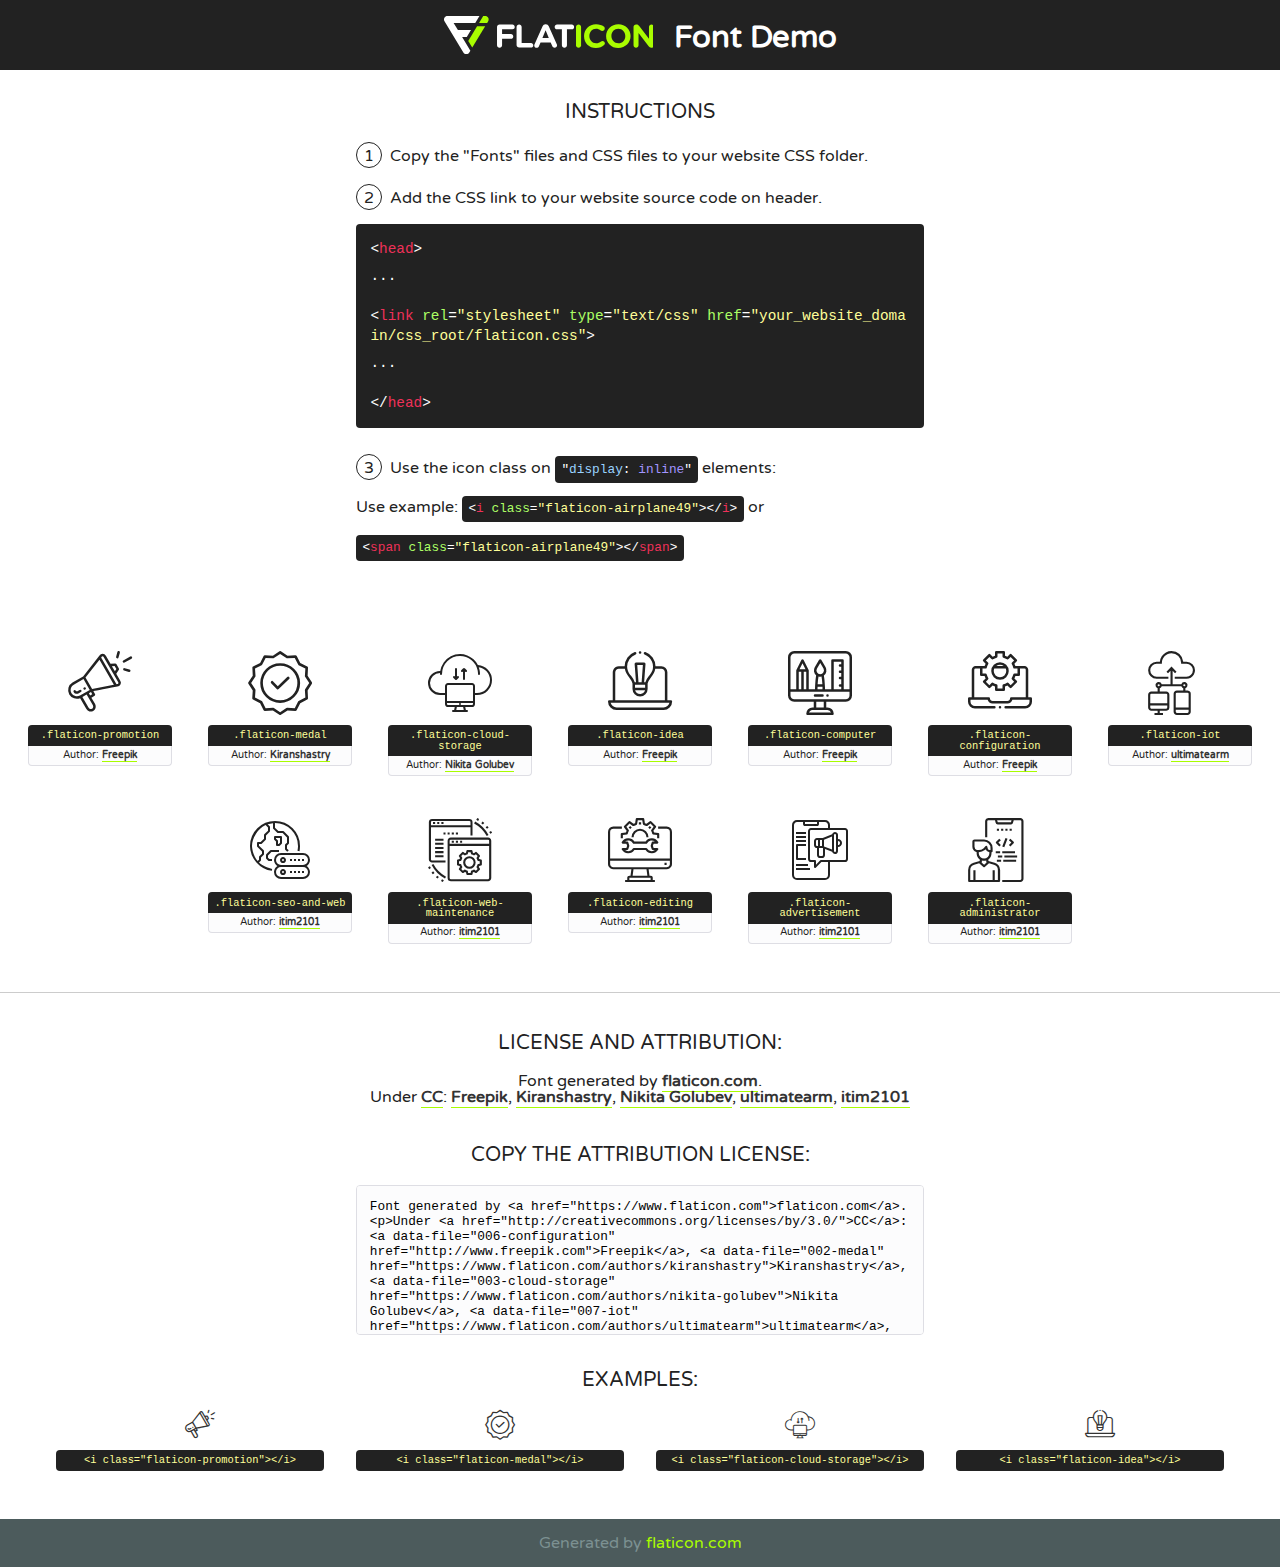
<file: assets/icon/flaticon/flaticon.html>
<!DOCTYPE html>
<!--
  Flaticon icon font: Flaticon
  Creation date: 09/04/2020 06:48
-->
<html>
<!DOCTYPE html>
<html>

<head>
    <title>Flaticon WebFont</title>
    <link href="http://fonts.googleapis.com/css?family=Varela+Round" rel="stylesheet" type="text/css" />
    <link rel="stylesheet" type="text/css" href="flaticon.css">
    <meta charset="UTF-8">
    <style>
    html, body, div, span, applet, object, iframe,
    h1, h2, h3, h4, h5, h6, p, blockquote, pre,
    a, abbr, acronym, address, big, cite, code,
    del, dfn, em, img, ins, kbd, q, s, samp,
    small, strike, strong, sub, sup, tt, var,
    b, u, i, center,
    dl, dt, dd, ol, ul, li,
    fieldset, form, label, legend,
    table, caption, tbody, tfoot, thead, tr, th, td,
    article, aside, canvas, details, embed, 
    figure, figcaption, footer, header, hgroup, 
    menu, nav, output, ruby, section, summary,
    time, mark, audio, video {
        margin: 0;
        padding: 0;
        border: 0;
        font-size: 100%;
        font: inherit;
        vertical-align: baseline;
    }
    /* HTML5 display-role reset for older browsers */
    article, aside, details, figcaption, figure, 
    footer, header, hgroup, menu, nav, section {
        display: block;
    }
    body {
        line-height: 1;
    }
    ol, ul {
        list-style: none;
    }
    blockquote, q {
        quotes: none;
    }
    blockquote:before, blockquote:after,
    q:before, q:after {
        content: '';
        content: none;
    }
    table {
        border-collapse: collapse;
        border-spacing: 0;
    }
    body {
        font-family: 'Varela Round', Helvetica, Arial, sans-serif;
        font-size: 16px;
        color: #222;
    }
    a {
        color: #333;
        border-bottom: 1px solid #a9fd00;
        font-weight: bold;
        text-decoration: none;
    }
    * {
        -moz-box-sizing: border-box;
        -webkit-box-sizing: border-box;
        box-sizing: border-box;
        margin: 0;
        padding: 0;
    }
    [class^="flaticon-"]:before, [class*=" flaticon-"]:before, [class^="flaticon-"]:after, [class*=" flaticon-"]:after {
        font-family: Flaticon;
        font-size: 30px;
        font-style: normal;
        margin-left: 20px;
        color: #333;
    }
    .wrapper {
        max-width: 600px;
        margin: auto;
        padding: 0 1em;
    }
    .title {
        font-size: 1.25em;
        text-align: center;
        margin-bottom: 1em;
        text-transform: uppercase;
    }
    header {
        text-align: center;
        background-color: #222;
        color: #fff;
        padding: 1em;
    }
    header .logo {
        width: 210px;
        height: 38px;
        display: inline-block;
        vertical-align: middle;
        margin-right: 1em;
        border: none;
    }
    header strong {
        font-size: 1.95em;
        font-weight: bold;
        vertical-align: middle;
        margin-top: 5px;
        display: inline-block;
    }
    .demo {
        margin: 2em auto;
        line-height: 1.25em;
    }
    .demo ul li {
        margin-bottom: 1em;
    }
    .demo ul li .num {
        color: #222;
        border-radius: 20px;
        display: inline-block;
        width: 26px;
        padding: 3px;
        height: 26px;
        text-align: center;
        margin-right: 0.5em;
        border: 1px solid #222;
    }
    .demo ul li code {
        background-color: #222;
        border-radius: 4px;
        padding: 0.25em 0.5em;
        display: inline-block;
        color: #fff;
        font-family: Consolas,Monaco,Lucida Console,Liberation Mono,DejaVu Sans Mono,Bitstream Vera Sans Mono,Courier New, monospace;
        font-weight: lighter;
        margin-top: 1em;
        font-size: 0.8em;
        word-break: break-all;
    }
    .demo ul li code.big {
        padding: 1em;
        font-size: 0.9em;
    }
    .demo ul li code .red {
        color: #EF3159;
    }
    .demo ul li code .green {
        color: #ACFF65;
    }
    .demo ul li code .yellow {
        color: #FFFF99;
    }
    .demo ul li code .blue {
        color: #99D3FF;
    }
    .demo ul li code .purple {
        color: #A295FF;
    }
    .demo ul li code .dots {
        margin-top: 0.5em;
        display: block;
    }
    #glyphs {
        border-bottom: 1px solid #ccc;
        padding: 2em 0;
        text-align: center;
    }
    .glyph {
        display: inline-block;
        width: 9em;
        margin: 1em;
        text-align: center;
        vertical-align: top;
        background: #FFF;
    }
    .glyph .glyph-icon {
        padding: 10px;
        display: block;
        font-family:"Flaticon";
        font-size: 64px;
        line-height: 1;
    }
    .glyph .glyph-icon:before {
        font-size: 64px;
        color: #222;
        margin-left: 0;
    }
    .class-name {
        font-size: 0.65em;
        background-color: #222;
        color: #fff;
        border-radius: 4px 4px 0 0;
        padding: 0.5em;
        color: #FFFF99;
        font-family: Consolas,Monaco,Lucida Console,Liberation Mono,DejaVu Sans Mono,Bitstream Vera Sans Mono,Courier New, monospace;
    }
    .author-name {
        font-size: 0.6em;
        background-color: #fcfcfd;
        border: 1px solid #DEDEE4;
        border-top: 0;
        border-radius: 0 0 4px 4px;
        padding: 0.5em;
    }
    .class-name:last-child {
        font-size: 10px;
        color:#888;
    }
    .class-name:last-child a {
        font-size: 10px;
        color:#555;
    }
    .class-name:last-child a:hover {
        color:#a9fd00;
    }
    .glyph > input {
        display: block;
        width: 100px;
        margin: 5px auto;
        text-align: center;
        font-size: 12px;
        cursor: text;
    }
    .glyph > input.icon-input {
        font-family:"Flaticon";
        font-size: 16px;
        margin-bottom: 10px;
    }
    .attribution .title {
        margin-top: 2em;
    }
    .attribution textarea {
        background-color: #fcfcfd;
        padding: 1em;
        border: none;
        box-shadow: none;
        border: 1px solid #DEDEE4;
        border-radius: 4px;
        resize: none;
        width: 100%;
        height: 150px;
        font-size: 0.8em;
        font-family: Consolas,Monaco,Lucida Console,Liberation Mono,DejaVu Sans Mono,Bitstream Vera Sans Mono,Courier New, monospace;
        -webkit-appearance: none;
    }
    .iconsuse {
        margin: 2em auto;
        text-align: center;
        max-width: 1200px;
    }
    .iconsuse:after {
        content: '';
        display: table;
        clear: both;
    }
    .iconsuse .image {
        float: left;
        width: 25%;
        padding: 0 1em;
    }
    .iconsuse .image p {
        margin-bottom: 1em;
    }
    .iconsuse .image span {
        display: block;
        font-size: 0.65em;
        background-color: #222;
        color: #fff;
        border-radius: 4px;
        padding: 0.5em;
        color: #FFFF99;
        margin-top: 1em;
        font-family: Consolas,Monaco,Lucida Console,Liberation Mono,DejaVu Sans Mono,Bitstream Vera Sans Mono,Courier New, monospace;
    }
    #footer {
        text-align: center;
        background-color: #4C5B5C;
        color: #7c9192;
        padding: 1em;
    }
    #footer a {
        border: none;
        color: #a9fd00;
        font-weight: normal;
    }
    @media (max-width: 960px) {
        .iconsuse .image {
            width: 50%;
        }
    }
    @media (max-width: 560px) {
        .iconsuse .image {
            width: 100%;
        }
    }
    </style>
</head>

<body class="characters-off">

    <header>
        <a href="https://www.flaticon.com" target="_blank" class="logo">
            <svg version="1.1" xmlns="http://www.w3.org/2000/svg" xmlns:xlink="http://www.w3.org/1999/xlink" xmlns:a="http://ns.adobe.com/AdobeSVGViewerExtensions/3.0/" viewBox="0 0 560.875 102.036" enable-background="new 0 0 560.875 102.036" xml:space="preserve">
                <defs>
                </defs>
                <g>
                    <g class="letters">
                        <path fill="#ffffff" d="M141.596,29.675c0-3.777,2.985-6.767,6.764-6.767h34.438c3.426,0,6.15,2.728,6.15,6.15
                        c0,3.43-2.724,6.149-6.15,6.149h-27.674v13.091h23.719c3.429,0,6.151,2.724,6.151,6.15c0,3.43-2.723,6.149-6.151,6.149h-23.719
                        v17.574c0,3.773-2.986,6.761-6.764,6.761c-3.779,0-6.764-2.989-6.764-6.761V29.675z"></path>
                        <path fill="#ffffff" d="M193.844,29.149c0-3.781,2.985-6.767,6.764-6.767c3.776,0,6.763,2.985,6.763,6.767v42.957h25.039
                        c3.426,0,6.149,2.726,6.149,6.153c0,3.425-2.723,6.15-6.149,6.15h-31.802c-3.779,0-6.764-2.986-6.764-6.768V29.149z"></path>
                        <path fill="#ffffff" d="M241.891,75.71l21.438-48.407c1.492-3.341,4.215-5.357,7.906-5.357h0.792
                        c3.686,0,6.323,2.017,7.815,5.357l21.439,48.407c0.436,0.967,0.701,1.845,0.701,2.723c0,3.602-2.809,6.501-6.414,6.501
                        c-3.161,0-5.269-1.845-6.499-4.655l-4.132-9.661h-27.059l-4.301,10.102c-1.144,2.631-3.426,4.214-6.237,4.214
                        c-3.517,0-6.24-2.81-6.24-6.325C241.1,77.64,241.451,76.677,241.891,75.71z M279.932,58.666l-8.521-20.297l-8.526,20.297H279.932
                        z"></path>
                        <path fill="#ffffff" d="M314.864,35.387H301.86c-3.429,0-6.239-2.813-6.239-6.238c0-3.429,2.811-6.24,6.239-6.24h39.533
                        c3.426,0,6.237,2.811,6.237,6.24c0,3.425-2.811,6.238-6.237,6.238h-13.001v42.785c0,3.773-2.99,6.761-6.764,6.761
                        c-3.779,0-6.764-2.989-6.764-6.761V35.387z"></path>
                        <path fill="#A9FD00" d="M352.615,29.149c0-3.781,2.985-6.767,6.767-6.767c3.774,0,6.761,2.985,6.761,6.767v49.024
                        c0,3.773-2.987,6.761-6.761,6.761c-3.781,0-6.767-2.989-6.767-6.761V29.149z"></path>
                        <path fill="#A9FD00" d="M374.132,53.836v-0.179c0-17.481,13.178-31.801,32.065-31.801c9.22,0,15.459,2.458,20.557,6.238
                        c1.402,1.054,2.637,2.985,2.637,5.357c0,3.692-2.985,6.59-6.681,6.59c-1.845,0-3.071-0.702-4.044-1.319
                        c-3.776-2.813-7.729-4.393-12.562-4.393c-10.364,0-17.831,8.611-17.831,19.154v0.173c0,10.542,7.291,19.329,17.831,19.329
                        c5.715,0,9.492-1.756,13.359-4.834c1.049-0.874,2.458-1.491,4.039-1.491c3.429,0,6.325,2.813,6.325,6.236
                        c0,2.106-1.056,3.78-2.282,4.834c-5.539,4.834-12.036,7.733-21.878,7.733C387.572,85.464,374.132,71.493,374.132,53.836z"></path>
                        <path fill="#A9FD00" d="M433.009,53.836v-0.179c0-17.481,13.79-31.801,32.766-31.801c18.981,0,32.592,14.143,32.592,31.628v0.173
                        c0,17.483-13.785,31.807-32.769,31.807C446.625,85.464,433.009,71.32,433.009,53.836z M484.224,53.836v-0.179
                        c0-10.539-7.725-19.326-18.626-19.326c-10.893,0-18.449,8.611-18.449,19.154v0.173c0,10.542,7.73,19.329,18.626,19.329
                        C476.676,72.986,484.224,64.378,484.224,53.836z"></path>
                        <path fill="#A9FD00" d="M506.233,29.321c0-3.774,2.99-6.763,6.767-6.763h1.401c3.252,0,5.183,1.583,7.029,3.953l26.093,34.265
                        V29.059c0-3.692,2.99-6.677,6.681-6.677c3.683,0,6.671,2.985,6.671,6.677v48.934c0,3.78-2.987,6.765-6.764,6.765h-0.436
                        c-3.257,0-5.188-1.581-7.034-3.953l-27.056-35.492v32.944c0,3.687-2.985,6.676-6.678,6.676c-3.683,0-6.673-2.989-6.673-6.676
                        V29.321z"></path>
                    </g>
                    <g class="insignia">
                        <path fill="#ffffff" d="M48.372,56.137h12.517l11.156-18.537H37.186L25.688,18.539h57.825L94.668,0H9.271
                        C5.925,0,2.842,1.801,1.198,4.716c-1.644,2.907-1.593,6.482,0.134,9.343l50.38,83.501c1.678,2.781,4.689,4.476,7.938,4.476
                        c3.246,0,6.257-1.695,7.935-4.476l2.898-4.804L48.372,56.137z"></path>
                        <g class="i">
                            <path fill="#A9FD00" d="M93.575,18.539h0.031v0.004l21.652,0.004l2.705-4.488c1.727-2.861,1.778-6.436,0.133-9.343
                            C116.454,1.801,113.371,0,110.026,0h-5.294L93.575,18.539z"></path>
                            <polygon fill="#A9FD00" points="88.291,27.356 64.725,66.486 75.519,84.404 109.942,27.356"></polygon>
                        </g>
                    </g>
                </g>
            </svg>
        </a>
        <strong>Font Demo</strong>
    </header>


    <section class="demo wrapper">

        <p class="title">Instructions</p>

        <ul>
            <li>
                <span class="num">1</span>Copy the "Fonts" files and CSS files to your website CSS folder.
            </li>
            <li>
                <span class="num">2</span>Add the CSS link to your website source code on header.
                <code class="big">
                    &lt;<span class="red">head</span>&gt;
                    <br/><span class="dots">...</span>
                    <br/>&lt;<span class="red">link</span> <span class="green">rel</span>=<span class="yellow">"stylesheet"</span> <span class="green">type</span>=<span class="yellow">"text/css"</span> <span class="green">href</span>=<span class="yellow">"your_website_domain/css_root/flaticon.css"</span>&gt;
                    <br/><span class="dots">...</span>
                    <br/>&lt;/<span class="red">head</span>&gt;
                </code>
            </li>

            <li>
                <p>
                    <span class="num">3</span>Use the icon class on <code>"<span class="blue">display</span>:<span class="purple"> inline</span>"</code> elements:
                    <br />
                    Use example: <code>&lt;<span class="red">i</span> <span class="green">class</span>=<span class="yellow">&quot;flaticon-airplane49&quot;</span>&gt;&lt;/<span class="red">i</span>&gt;</code> or <code>&lt;<span class="red">span</span> <span class="green">class</span>=<span class="yellow">&quot;flaticon-airplane49&quot;</span>&gt;&lt;/<span class="red">span</span>&gt;</code>
            </li>
        </ul>

    </section>




   <section id="glyphs">          
    
      
        <div class="glyph"><div class="glyph-icon flaticon-promotion"></div>
            <div class="class-name">.flaticon-promotion</div>
            <div class="author-name">Author: <a data-file="001-promotion" href="http://www.freepik.com">Freepik</a> </div> 
        </div>        
        
        <div class="glyph"><div class="glyph-icon flaticon-medal"></div>
            <div class="class-name">.flaticon-medal</div>
            <div class="author-name">Author: <a data-file="002-medal" href="https://www.flaticon.com/authors/kiranshastry">Kiranshastry</a> </div> 
        </div>        
        
        <div class="glyph"><div class="glyph-icon flaticon-cloud-storage"></div>
            <div class="class-name">.flaticon-cloud-storage</div>
            <div class="author-name">Author: <a data-file="003-cloud-storage" href="https://www.flaticon.com/authors/nikita-golubev">Nikita Golubev</a> </div> 
        </div>        
        
        <div class="glyph"><div class="glyph-icon flaticon-idea"></div>
            <div class="class-name">.flaticon-idea</div>
            <div class="author-name">Author: <a data-file="004-idea" href="http://www.freepik.com">Freepik</a> </div> 
        </div>        
        
        <div class="glyph"><div class="glyph-icon flaticon-computer"></div>
            <div class="class-name">.flaticon-computer</div>
            <div class="author-name">Author: <a data-file="005-computer" href="http://www.freepik.com">Freepik</a> </div> 
        </div>        
        
        <div class="glyph"><div class="glyph-icon flaticon-configuration"></div>
            <div class="class-name">.flaticon-configuration</div>
            <div class="author-name">Author: <a data-file="006-configuration" href="http://www.freepik.com">Freepik</a> </div> 
        </div>        
        
        <div class="glyph"><div class="glyph-icon flaticon-iot"></div>
            <div class="class-name">.flaticon-iot</div>
            <div class="author-name">Author: <a data-file="007-iot" href="https://www.flaticon.com/authors/ultimatearm">ultimatearm</a> </div> 
        </div>        
        
        <div class="glyph"><div class="glyph-icon flaticon-seo-and-web"></div>
            <div class="class-name">.flaticon-seo-and-web</div>
            <div class="author-name">Author: <a data-file="008-seo-and-web" href="https://www.flaticon.com/authors/itim2101">itim2101</a> </div> 
        </div>        
        
        <div class="glyph"><div class="glyph-icon flaticon-web-maintenance"></div>
            <div class="class-name">.flaticon-web-maintenance</div>
            <div class="author-name">Author: <a data-file="009-web-maintenance" href="https://www.flaticon.com/authors/itim2101">itim2101</a> </div> 
        </div>        
        
        <div class="glyph"><div class="glyph-icon flaticon-editing"></div>
            <div class="class-name">.flaticon-editing</div>
            <div class="author-name">Author: <a data-file="010-editing" href="https://www.flaticon.com/authors/itim2101">itim2101</a> </div> 
        </div>        
        
        <div class="glyph"><div class="glyph-icon flaticon-advertisement"></div>
            <div class="class-name">.flaticon-advertisement</div>
            <div class="author-name">Author: <a data-file="011-advertisement" href="https://www.flaticon.com/authors/itim2101">itim2101</a> </div> 
        </div>        
        
        <div class="glyph"><div class="glyph-icon flaticon-administrator"></div>
            <div class="class-name">.flaticon-administrator</div>
            <div class="author-name">Author: <a data-file="012-administrator" href="https://www.flaticon.com/authors/itim2101">itim2101</a> </div> 
        </div>        
        

    </section>



    <section class="attribution wrapper"   style="text-align:center;">

      <div class="title">License and attribution:</div><div class="attrDiv">Font generated by <a href="https://www.flaticon.com">flaticon.com</a>. <div><p>Under <a href="http://creativecommons.org/licenses/by/3.0/">CC</a>: <a data-file="006-configuration" href="http://www.freepik.com">Freepik</a>, <a data-file="002-medal" href="https://www.flaticon.com/authors/kiranshastry">Kiranshastry</a>, <a data-file="003-cloud-storage" href="https://www.flaticon.com/authors/nikita-golubev">Nikita Golubev</a>, <a data-file="007-iot" href="https://www.flaticon.com/authors/ultimatearm">ultimatearm</a>, <a data-file="012-administrator" href="https://www.flaticon.com/authors/itim2101">itim2101</a></p>  </div>
      </div>
      <div class="title">Copy the Attribution License:</div>

    <textarea onclick="this.focus();this.select();">Font generated by &lt;a href=&quot;https://www.flaticon.com&quot;&gt;flaticon.com&lt;/a&gt;. <p>Under <a href="http://creativecommons.org/licenses/by/3.0/">CC</a>: <a data-file="006-configuration" href="http://www.freepik.com">Freepik</a>, <a data-file="002-medal" href="https://www.flaticon.com/authors/kiranshastry">Kiranshastry</a>, <a data-file="003-cloud-storage" href="https://www.flaticon.com/authors/nikita-golubev">Nikita Golubev</a>, <a data-file="007-iot" href="https://www.flaticon.com/authors/ultimatearm">ultimatearm</a>, <a data-file="012-administrator" href="https://www.flaticon.com/authors/itim2101">itim2101</a></p>  
     </textarea>

    </section>

    <section class="iconsuse">

          <div class="title">Examples:</div>            
             
            <div class="image">
                <p>
                    <i class="glyph-icon flaticon-promotion"></i> 
                    <span>&lt;i class=&quot;flaticon-promotion&quot;&gt;&lt;/i&gt;</span>
                </p>
            </div>
            
            <div class="image">
                <p>
                    <i class="glyph-icon flaticon-medal"></i> 
                    <span>&lt;i class=&quot;flaticon-medal&quot;&gt;&lt;/i&gt;</span>
                </p>
            </div>
            
            <div class="image">
                <p>
                    <i class="glyph-icon flaticon-cloud-storage"></i> 
                    <span>&lt;i class=&quot;flaticon-cloud-storage&quot;&gt;&lt;/i&gt;</span>
                </p>
            </div>
            
            <div class="image">
                <p>
                    <i class="glyph-icon flaticon-idea"></i> 
                    <span>&lt;i class=&quot;flaticon-idea&quot;&gt;&lt;/i&gt;</span>
                </p>
            </div>
                       
        </div>
                            
    </section>

<div id="footer">
    <div>Generated by <a href="https://www.flaticon.com">flaticon.com</a>
    </div>
</div>



</body>
</html>
</file>
<file: assets/icon/flaticon/flaticon.css>
/*
  	Flaticon icon font: Flaticon
  	Creation date: 09/04/2020 06:48
  	*/

@font-face {
  font-family: "Flaticon";
  src: url("./Flaticon.eot");
  src: url("./Flaticon.eot?#iefix") format("embedded-opentype"),
       url("./Flaticon.woff2") format("woff2"),
       url("./Flaticon.woff") format("woff"),
       url("./Flaticon.ttf") format("truetype"),
       url("./Flaticon.svg#Flaticon") format("svg");
  font-weight: normal;
  font-style: normal;
}

@media screen and (-webkit-min-device-pixel-ratio:0) {
  @font-face {
    font-family: "Flaticon";
    src: url("./Flaticon.svg#Flaticon") format("svg");
  }
}

[class^="flaticon-"]:before, [class*=" flaticon-"]:before,
[class^="flaticon-"]:after, [class*=" flaticon-"]:after {   
  font-family: Flaticon;
  font-style: normal;
}

.flaticon-promotion:before { content: "\f100"; }
.flaticon-medal:before { content: "\f101"; }
.flaticon-cloud-storage:before { content: "\f102"; }
.flaticon-idea:before { content: "\f103"; }
.flaticon-computer:before { content: "\f104"; }
.flaticon-configuration:before { content: "\f105"; }
.flaticon-iot:before { content: "\f106"; }
.flaticon-seo-and-web:before { content: "\f107"; }
.flaticon-web-maintenance:before { content: "\f108"; }
.flaticon-editing:before { content: "\f109"; }
.flaticon-advertisement:before { content: "\f10a"; }
.flaticon-administrator:before { content: "\f10b"; }
</file>
<file: assets/source/css/main.css>
@import url("https://fonts.googleapis.com/css2?family=Heebo:wght@400;500;700;800;900&display=swap");
/*=====================================
            ALL COMMON STYLE
======================================*/
* {
  margin: 0px;
  padding: 0px;
  outline: 0px;
}

img {
  vertical-align: middle;
}

a {
  text-decoration: none;
  display: inline-block;
}

a:hover {
  text-decoration: none;
}

ul,
ol {
  list-style: none;
}

h1,
h2,
h3,
h4,
h5,
h6,
p,
ul,
li,
span,
label {
  margin-bottom: 0px;
}

html,
body {
  scroll-behavior: smooth;
}

body {
  color: #888;
  font-size: 16px;
  font-weight: 400;
  font-family: 'Heebo', sans-serif;
  line-height: 28px;
  color: #888;
  font-size: 16px;
  font-weight: 400;
  font-family: "Heebo", sans-serif;
  line-height: 26px;
}

h1, h2, h3, h4, h5, h6 {
  color: #3d5272;
  font-weight: 700;
  text-transform: capitalize;
  color: #3d5272;
  font-weight: 700;
}

h1 {
  font-size: 60px;
  font-size: 60px;
  line-height: 68px;
}

h2 {
  font-size: 36px;
  line-height: 45px;
  text-transform: capitalize;
  font-size: 36px;
  line-height: 45px;
}

h3 {
  font-size: 24px;
  font-size: 24px;
  line-height: 32px;
}

h4 {
  font-size: 20px;
  font-size: 20px;
}

h5 {
  font-size: 18px;
  font-weight: 500;
  font-size: 18px;
  font-weight: 500;
  line-height: 28px;
}

input::-webkit-input-placeholder,
textarea::-webkit-input-placeholder {
  color: #999999;
  color: #999999;
  font-size: 15px;
  letter-spacing: 0.3px;
  text-transform: capitalize;
}

input:-ms-input-placeholder,
textarea:-ms-input-placeholder {
  color: #999999;
  color: #999999;
  font-size: 15px;
  letter-spacing: 0.3px;
  text-transform: capitalize;
}

input::-ms-input-placeholder,
textarea::-ms-input-placeholder {
  color: #999999;
  color: #999999;
  font-size: 15px;
  letter-spacing: 0.3px;
  text-transform: capitalize;
}

input::placeholder,
textarea::placeholder {
  color: #999999;
  color: #999999;
  font-size: 15px;
  letter-spacing: 0.3px;
  text-transform: capitalize;
}

/*=====================================
            ALL BUTTON STYLE
======================================*/
.btn {
  border: none;
  font-size: 14px;
  font-weight: 500;
  text-transform: uppercase;
  border-radius: 50px;
  padding: 14px 32px;
  letter-spacing: 0.5px;
  text-shadow: 2px 3px 8px rgba(0, 0, 0, 0.1);
  -webkit-box-shadow: 0px 25px 35px 0px rgba(0, 0, 0, 0.15);
          box-shadow: 0px 25px 35px 0px rgba(0, 0, 0, 0.15);
}

.btn i {
  font-size: 14px;
  margin-right: 5px;
}

.btn-primary {
  color: #fff !important;
  background: -webkit-gradient(linear, left top, left bottom, from(#a1eb46), to(#7dd213));
  background: linear-gradient(#a1eb46, #7dd213);
}

.btn-primary:hover {
  background: -webkit-gradient(linear, left top, left bottom, from(#a1eb46), to(#7dd213));
  background: linear-gradient(#a1eb46, #7dd213);
}

.btn-primary:focus {
  -webkit-box-shadow: none !important;
          box-shadow: none !important;
}

.btn-outline-primary {
  color: #fff;
  background: -webkit-gradient(linear, left top, left bottom, from(#3d5272), to(#31435f));
  background: linear-gradient(#3d5272, #31435f);
}

.btn-outline-primary:hover {
  background: -webkit-gradient(linear, left top, left bottom, from(#a1eb46), to(#7dd213));
  background: linear-gradient(#a1eb46, #7dd213);
}

.btn-outline-primary:focus {
  -webkit-box-shadow: none !important;
          box-shadow: none !important;
}

/*=====================================
            DUEL BUTTON STYLE
======================================*/
.duel-btn {
  text-align: center;
  margin-bottom: 30px;
}

.duel-btn li {
  display: inline-block;
}

.duel-btn li .btn {
  padding: 12px 30px;
  font-size: 12px;
}

.duel-btn li .btn-primary {
  background: #bbbbbb;
}

.duel-btn li .btn-primary:hover {
  background: -webkit-gradient(linear, left top, left bottom, from(#3d5272), to(#31435f));
  background: linear-gradient(#3d5272, #31435f);
}

.duel-btn li span {
  width: 40px;
  height: 40px;
  line-height: 40px;
  text-align: center;
  border-radius: 50%;
  background: #ddd;
  display: inline-block;
}

.duel-btn .active .btn-primary {
  background: -webkit-gradient(linear, left top, left bottom, from(#3d5272), to(#31435f));
  background: linear-gradient(#3d5272, #31435f);
}

/*=====================================
            NAVBAR SEARCH STYLE
======================================*/
.navbar-src {
  height: 50px;
  padding: 7px;
  border-radius: 40px;
  background: -webkit-gradient(linear, left top, left bottom, from(#a1eb46), to(#7dd213));
  background: linear-gradient(#a1eb46, #7dd213);
  margin-left: 30px;
  display: -webkit-box;
  display: -ms-flexbox;
  display: flex;
  -webkit-box-align: center;
      -ms-flex-align: center;
          align-items: center;
  -webkit-box-pack: center;
      -ms-flex-pack: center;
          justify-content: center;
  -webkit-box-shadow: 0px 25px 35px 0px rgba(0, 0, 0, 0.15);
          box-shadow: 0px 25px 35px 0px rgba(0, 0, 0, 0.15);
  transition: all linear .3s;
  -webkit-transition: all linear .3s;
  -moz-transition: all linear .3s;
  -ms-transition: all linear .3s;
  -o-transition: all linear .3s;
}

.navbar-src:hover {
  background: -webkit-gradient(linear, left top, left bottom, from(#3d5272), to(#31435f));
  background: linear-gradient(#3d5272, #31435f);
}

.navbar-src:hover input {
  width: 150px;
  padding: 0px 20px;
}

.navbar-src:hover button {
  background: -webkit-gradient(linear, left top, left bottom, from(#a1eb46), to(#7dd213));
  background: linear-gradient(#a1eb46, #7dd213);
}

.navbar-src input {
  border: none;
  background: none;
  width: 0px;
  color: #fff;
  font-size: 15px;
  transition: all linear .3s;
  -webkit-transition: all linear .3s;
  -moz-transition: all linear .3s;
  -ms-transition: all linear .3s;
  -o-transition: all linear .3s;
}

.navbar-src input::-webkit-input-placeholder {
  color: #cccccc;
}

.navbar-src input:-ms-input-placeholder {
  color: #cccccc;
}

.navbar-src input::-ms-input-placeholder {
  color: #cccccc;
}

.navbar-src input::placeholder {
  color: #cccccc;
}

.navbar-src button {
  border: none;
  outline: none;
  border-radius: 50%;
  background: transparent;
  transition: all linear .3s;
  -webkit-transition: all linear .3s;
  -moz-transition: all linear .3s;
  -ms-transition: all linear .3s;
  -o-transition: all linear .3s;
}

.navbar-src button i {
  width: 36px;
  height: 36px;
  line-height: 36px;
  text-align: center;
  color: #fff;
  font-size: 18px;
  text-shadow: 2px 3px 8px rgba(0, 0, 0, 0.1);
  transition: all linear .3s;
  -webkit-transition: all linear .3s;
  -moz-transition: all linear .3s;
  -ms-transition: all linear .3s;
  -o-transition: all linear .3s;
}

/*=====================================
            DOMAIN SEARCH STYLE
======================================*/
.domain-form {
  display: inline-block;
  margin-bottom: 45px;
}

.domain-input {
  display: -webkit-box;
  display: -ms-flexbox;
  display: flex;
  -webkit-box-align: center;
      -ms-flex-align: center;
          align-items: center;
  -webkit-box-pack: center;
      -ms-flex-pack: center;
          justify-content: center;
  padding: 8px;
  background: #fff;
  border-radius: 50px;
  -webkit-box-shadow: 0px 15px 35px 0px rgba(0, 0, 0, 0.1);
          box-shadow: 0px 15px 35px 0px rgba(0, 0, 0, 0.1);
}

.domain-input i {
  color: #fff;
  width: 50px;
  height: 50px;
  line-height: 50px;
  text-align: center;
  border-radius: 50%;
  background: -webkit-gradient(linear, left top, left bottom, from(#a1eb46), to(#7dd213));
  background: linear-gradient(#a1eb46, #7dd213);
  text-shadow: 2px 3px 8px rgba(0, 0, 0, 0.1);
}

.domain-input input {
  height: 50px;
  width: 350px;
  border: none;
  background: #fff;
  padding-left: 25px;
}

.domain-select .custom-select {
  border: none;
  border-radius: 0px;
  border-left: 1px solid #e8e8e8;
  cursor: pointer;
}

.domain-select .custom-select:focus-within {
  outline: none;
  -webkit-box-shadow: none;
          box-shadow: none;
}

.domain-select .custom-select-lg {
  padding-left: 2rem;
  padding-right: 2rem;
}

/*=====================================
            SEO SEARCH STYLE
======================================*/
.seo-form {
  text-align: center;
}

.seo-content {
  display: inline-block;
}

.seo-input {
  display: -webkit-box;
  display: -ms-flexbox;
  display: flex;
  -webkit-box-align: center;
      -ms-flex-align: center;
          align-items: center;
  -webkit-box-pack: center;
      -ms-flex-pack: center;
          justify-content: center;
  border-radius: 50px;
  background: #fff;
  padding: 10px 10px;
  -webkit-box-shadow: 0px 15px 35px 0px rgba(0, 0, 0, 0.1);
          box-shadow: 0px 15px 35px 0px rgba(0, 0, 0, 0.1);
}

.seo-input input {
  width: 270px;
  height: 45px;
  border: none;
  padding-left: 15px;
  border-right: 1px solid #dddddd;
}

.seo-input input:nth-child(2) {
  border-right: none;
}

/*=====================================
            CONTACT FORM STYLE
======================================*/
.contact-form .btn {
  margin-left: 15px;
}

.contact-input {
  display: -webkit-box;
  display: -ms-flexbox;
  display: flex;
  -webkit-box-align: center;
      -ms-flex-align: center;
          align-items: center;
  -webkit-box-pack: center;
      -ms-flex-pack: center;
          justify-content: center;
  margin-bottom: 30px;
}

.contact-input input {
  width: 100%;
  height: 50px;
  border: none;
  border-radius: 8px;
  background: #ebffd3;
  -webkit-box-shadow: 0px 15px 35px 0px rgba(0, 0, 0, 0.1);
          box-shadow: 0px 15px 35px 0px rgba(0, 0, 0, 0.1);
  padding: 0px 20px;
  margin: 0px 15px;
}

.contact-input textarea {
  width: 100%;
  height: 250px;
  border: none;
  border-radius: 8px;
  background: #ebffd3;
  -webkit-box-shadow: 0px 15px 35px 0px rgba(0, 0, 0, 0.1);
          box-shadow: 0px 15px 35px 0px rgba(0, 0, 0, 0.1);
  padding: 10px 20px 0px;
  margin: 0px 15px 20px;
}

::-webkit-file-upload-button {
  background: transparent;
  border: none;
  color: #999999;
  margin-top: 8px;
  cursor: pointer;
}

::-webkit-file-upload-button:focus {
  outline: none;
}

/*=====================================
         NEWSLETTER FORM STYLE
======================================*/
.news-form {
  padding: 8px;
  background: #fff;
  border-radius: 50px;
  display: -webkit-box;
  display: -ms-flexbox;
  display: flex;
  -webkit-box-align: center;
      -ms-flex-align: center;
          align-items: center;
  -webkit-box-pack: center;
      -ms-flex-pack: center;
          justify-content: center;
  -webkit-box-pack: justify;
      -ms-flex-pack: justify;
          justify-content: space-between;
  -webkit-box-shadow: 0px 25px 35px 0px rgba(0, 0, 0, 0.15);
          box-shadow: 0px 25px 35px 0px rgba(0, 0, 0, 0.15);
  margin-top: 25px;
  margin-left: 30px;
}

.news-form input {
  border: none;
  background: none;
  width: 100%;
  padding: 0px 20px;
}

.news-form .btn {
  width: 230px;
}

/*=====================================
            PRODUCT SEARCH STYLE
======================================*/
.product-form {
  display: inline-block;
  margin-bottom: 32px;
}

.product-input {
  display: -webkit-box;
  display: -ms-flexbox;
  display: flex;
  -webkit-box-align: center;
      -ms-flex-align: center;
          align-items: center;
  -webkit-box-pack: center;
      -ms-flex-pack: center;
          justify-content: center;
  padding: 8px;
  background: #fff;
  border-radius: 50px;
  -webkit-box-shadow: 0px 25px 35px 0px rgba(0, 0, 0, 0.15);
          box-shadow: 0px 25px 35px 0px rgba(0, 0, 0, 0.15);
}

.product-input i {
  color: #fff;
  width: 50px;
  height: 50px;
  line-height: 50px;
  text-align: center;
  border-radius: 50%;
  background: -webkit-gradient(linear, left top, left bottom, from(#a1eb46), to(#7dd213));
  background: linear-gradient(#a1eb46, #7dd213);
  text-shadow: 2px 3px 8px rgba(0, 0, 0, 0.1);
}

.product-input input {
  height: 50px;
  width: 350px;
  border: none;
  background: #fff;
  padding-left: 25px;
}

.product-select .custom-select {
  border: none;
  font-size: 16px;
  border-radius: 0px;
  text-transform: capitalize;
  border-left: 1px solid #e8e8e8;
  cursor: pointer;
}

.product-select .custom-select:focus-within {
  outline: none;
  -webkit-box-shadow: none;
          box-shadow: none;
}

.product-select .custom-select-lg {
  padding-left: 2rem;
  padding-right: 2rem;
}

/*=====================================
            SEARCH FORM STYLE
======================================*/
.search-form {
  display: inline-block;
  margin-bottom: 45px;
}

.search-input {
  display: -webkit-box;
  display: -ms-flexbox;
  display: flex;
  -webkit-box-align: center;
      -ms-flex-align: center;
          align-items: center;
  -webkit-box-pack: center;
      -ms-flex-pack: center;
          justify-content: center;
  padding: 8px;
  background: #fff;
  border-radius: 50px;
  -webkit-box-shadow: 0px 15px 35px 0px rgba(0, 0, 0, 0.1);
          box-shadow: 0px 15px 35px 0px rgba(0, 0, 0, 0.1);
}

.search-input i {
  color: #fff;
  width: 50px;
  height: 50px;
  line-height: 50px;
  text-align: center;
  border-radius: 50%;
  background: -webkit-gradient(linear, left top, left bottom, from(#a1eb46), to(#7dd213));
  background: linear-gradient(#a1eb46, #7dd213);
  text-shadow: 2px 3px 8px rgba(0, 0, 0, 0.1);
}

.search-input input {
  height: 50px;
  width: 400px;
  border: none;
  background: #fff;
  padding-left: 25px;
}

/*=====================================
            USER QUOTE FORM STYLE
======================================*/
.user-form input,
.user-form textarea {
  display: block;
  width: 100%;
  border: 1px dashed #bbb;
  margin-bottom: 25px;
  padding: 0px 20px;
  border-radius: 30px;
  background: #fdfeff;
  -webkit-box-shadow: 0px 25px 35px 0px rgba(0, 0, 0, 0.15);
          box-shadow: 0px 25px 35px 0px rgba(0, 0, 0, 0.15);
  transition: all linear .3s;
  -webkit-transition: all linear .3s;
  -moz-transition: all linear .3s;
  -ms-transition: all linear .3s;
  -o-transition: all linear .3s;
}

.user-form input:focus,
.user-form textarea:focus {
  border: 1px solid #7dd213;
}

.user-form input {
  height: 50px;
}

.user-form textarea {
  height: 250px;
  padding-top: 10px;
}

.user-form .btn {
  width: 100%;
}

/*=====================================
            PAGINATION STYLE
======================================*/
.pagination {
  margin-top: 25px;
  -webkit-box-align: center;
      -ms-flex-align: center;
          align-items: center;
  -webkit-box-pack: center;
      -ms-flex-pack: center;
          justify-content: center;
}

.pagination .active a {
  background: -webkit-gradient(linear, left top, left bottom, from(#a1eb46), to(#7dd213));
  background: linear-gradient(#a1eb46, #7dd213);
}

.page-item {
  margin: 0px 8px;
}

.page-item:first-child .page-link, .page-item:last-child .page-link {
  border-radius: 50%;
}

.page-link {
  padding: 0px;
  border: none;
  width: 40px;
  height: 40px;
  line-height: 42px;
  text-align: center;
  border-radius: 50%;
  color: #888;
  font-size: 16px;
  background-color: #e9ecef;
}

.page-link:hover {
  color: #fff;
  background: -webkit-gradient(linear, left top, left bottom, from(#a1eb46), to(#7dd213));
  background: linear-gradient(#a1eb46, #7dd213);
}

/*=====================================
            DROPDOWN MENU STYLE
======================================*/
.dropdown:hover .dropdown-menu {
  visibility: visible;
  opacity: 1;
  top: 60px;
}

.dropdown-menu {
  border: none;
  padding: 0px;
  width: 240px;
  border-top: 2px solid #7dd213;
  -webkit-box-shadow: 0px 15px 35px 0px rgba(0, 0, 0, 0.1);
          box-shadow: 0px 15px 35px 0px rgba(0, 0, 0, 0.1);
  overflow: hidden;
  display: block;
  visibility: hidden;
  opacity: 0;
  transition: all linear .3s;
  -webkit-transition: all linear .3s;
  -moz-transition: all linear .3s;
  -ms-transition: all linear .3s;
  -o-transition: all linear .3s;
}

.dropdown-item {
  color: #777;
  font-size: 15px;
  font-weight: 500;
  padding: 13px 25px;
  text-transform: capitalize;
  border-bottom: 1px solid #eee;
}

.dropdown-item:last-child {
  border-bottom: none;
}

.dropdown-item:hover {
  color: #fff;
  background: -webkit-gradient(linear, left top, left bottom, from(#a1eb46), to(#7dd213));
  background: linear-gradient(#a1eb46, #7dd213);
}

.dropdown-toggle::after {
  display: none;
}

/*=====================================
            TOGGLE SWITCH STYLE
======================================*/
.custom-switch {
  text-align: center;
  margin-bottom: 40px;
}

/*=====================================
            SLIDER ARROW STYLE
======================================*/
.dandik,
.bamdik {
  position: absolute;
  -webkit-transform: translateY(-50%);
          transform: translateY(-50%);
  color: #7dd213;
  font-size: 18px;
  width: 50px;
  height: 50px;
  line-height: 50px;
  text-align: center;
  border-radius: 50%;
  background: #fff;
  text-shadow: 2px 3px 8px rgba(0, 0, 0, 0.1);
  -webkit-box-shadow: 0px 25px 35px 0px rgba(0, 0, 0, 0.15);
          box-shadow: 0px 25px 35px 0px rgba(0, 0, 0, 0.15);
  cursor: pointer;
  z-index: 1;
  transition: all linear .3s;
  -webkit-transition: all linear .3s;
  -moz-transition: all linear .3s;
  -ms-transition: all linear .3s;
  -o-transition: all linear .3s;
}

.dandik:hover,
.bamdik:hover {
  color: #fff;
  background: -webkit-gradient(linear, left top, left bottom, from(#a1eb46), to(#7dd213));
  background: linear-gradient(#a1eb46, #7dd213);
}

.dandik {
  top: 50%;
  right: -60px;
}

.bamdik {
  top: 50%;
  left: -60px;
}

/*=====================================
            SLIDER DOTS STYLE
======================================*/
.slick-dots {
  position: absolute;
  bottom: -40px;
  left: 50%;
  -webkit-transform: translateX(-50%);
          transform: translateX(-50%);
}

.slick-dots .slick-active button {
  background: -webkit-gradient(linear, left top, left bottom, from(#a1eb46), to(#7dd213));
  background: linear-gradient(#a1eb46, #7dd213);
}

.slick-dots li {
  display: inline-block;
  margin: 0 5px;
}

.slick-dots li button {
  width: 10px;
  height: 10px;
  border-radius: 50%;
  background: rgba(111, 107, 107, 0.6);
  display: inline-block;
  opacity: .5;
  font-size: 0px;
  border: none;
  outline: none;
}

/*=====================================
            SOCIAL ICON STYLE
======================================*/
.social-icon li {
  display: inline-block;
  margin-right: 10px;
}

.social-icon li:last-child {
  margin-right: 0px;
}

.social-icon li a i {
  width: 45px;
  height: 45px;
  font-size: 16px;
  line-height: 45px;
  text-align: center;
  border-radius: 50%;
  color: #fff;
  background: -webkit-gradient(linear, left top, left bottom, from(#a1eb46), to(#7dd213));
  background: linear-gradient(#a1eb46, #7dd213);
  -webkit-box-shadow: 0px 25px 35px 0px rgba(0, 0, 0, 0.15);
          box-shadow: 0px 25px 35px 0px rgba(0, 0, 0, 0.15);
  text-shadow: 2px 3px 8px rgba(0, 0, 0, 0.1);
}

.social-icon li a i:hover {
  background: -webkit-gradient(linear, left top, left bottom, from(#3d5272), to(#31435f));
  background: linear-gradient(#3d5272, #31435f);
}

/*=====================================
        ALL SECTION HEADING STYLE
======================================*/
.section-heading {
  text-align: center;
  margin-bottom: 50px;
}

.title {
  font-size: 14px;
  font-weight: 500;
  letter-spacing: 3px;
  color: #7dd213;
  text-transform: uppercase;
  display: inline-block;
  margin-bottom: 7px;
}

/*=====================================
            PRICE CARD STYLE
======================================*/
.price-card {
  text-align: center;
  background: #fff;
  border-radius: 10px;
  padding: 0px 0px 45px;
  margin-bottom: 30px;
  border: 2px dotted #fff;
  -webkit-box-shadow: 0px 20px 50px 0px rgba(0, 0, 0, 0.15);
          box-shadow: 0px 20px 50px 0px rgba(0, 0, 0, 0.15);
  transition: all linear .3s;
  -webkit-transition: all linear .3s;
  -moz-transition: all linear .3s;
  -ms-transition: all linear .3s;
  -o-transition: all linear .3s;
}

.price-card:hover {
  border: 2px dotted #7dd213;
}

.price-card h3 {
  font-size: 20px;
  text-transform: uppercase;
  letter-spacing: 3px;
  margin-bottom: 15px;
  margin-top: 38px;
}

.price-card h4 {
  font-size: 40px;
  font-family: sans-serif;
  letter-spacing: -1.2px;
  line-height: 40px;
  background: -webkit-gradient(linear, left top, left bottom, from(#a1eb46), to(#7dd213));
  background: linear-gradient(#a1eb46, #7dd213);
  -webkit-background-clip: text;
  -webkit-text-fill-color: transparent;
}

.price-card small {
  color: #7dd213;
  letter-spacing: 0.5px;
  margin-bottom: 50px;
  display: block;
  position: relative;
}

.price-card small::after {
  position: absolute;
  content: "";
  bottom: -25px;
  left: 0px;
  width: 100%;
  height: 1px;
  background-color: #f1f1f1;
}

.price-list {
  width: 190px;
  margin: 0 auto 35px;
}

.price-list li {
  display: -webkit-box;
  display: -ms-flexbox;
  display: flex;
  -webkit-box-align: center;
      -ms-flex-align: center;
          align-items: center;
  -webkit-box-pack: center;
      -ms-flex-pack: center;
          justify-content: center;
  -webkit-box-pack: start;
      -ms-flex-pack: start;
          justify-content: start;
  margin-bottom: 15px;
}

.price-list li:last-child {
  margin-bottom: 0px;
}

.price-list li i {
  font-size: 12px;
  color: #7dd213;
  margin-right: 8px;
}

.price-list li p {
  text-transform: capitalize;
}

.price-badge {
  width: 100%;
  display: block;
  padding: 5px 0px;
  color: #fff;
  text-transform: capitalize;
  background: -webkit-gradient(linear, left top, left bottom, from(#a1eb46), to(#7dd213));
  background: linear-gradient(#a1eb46, #7dd213);
  border-radius: 10px 10px 0px 0px;
}

.price-active {
  border: 2px dotted #7dd213;
  -webkit-transform: translateY(-19px);
          transform: translateY(-19px);
}

/*=====================================
            SERVICE CARD STYLE
======================================*/
.service-card {
  text-align: center;
  padding: 60px 50px;
  margin-bottom: 50px;
  border-radius: 10px;
  -webkit-box-shadow: 0px 15px 45px 0px rgba(0, 0, 0, 0.08);
          box-shadow: 0px 15px 45px 0px rgba(0, 0, 0, 0.08);
  position: relative;
}

.service-card:hover .service-icon i {
  -webkit-background-clip: text;
  -webkit-text-fill-color: transparent;
  -webkit-box-shadow: 0px 0px 15px 0px rgba(0, 0, 0, 0.1);
          box-shadow: 0px 0px 15px 0px rgba(0, 0, 0, 0.1);
}

.service-card:hover a i {
  color: #fff;
  visibility: visible;
  opacity: 1;
}

.service-card h3 {
  margin-bottom: 20px;
}

.service-card a i {
  position: absolute;
  bottom: -30px;
  left: 50%;
  -webkit-transform: translateX(-50%);
          transform: translateX(-50%);
  color: #555;
  font-size: 18px;
  width: 55px;
  height: 55px;
  line-height: 55px;
  text-align: center;
  border-radius: 50%;
  background: #fff;
  -webkit-box-shadow: 0px 5px 15px 0px rgba(0, 0, 0, 0.15);
          box-shadow: 0px 5px 15px 0px rgba(0, 0, 0, 0.15);
  visibility: hidden;
  opacity: 0;
}

.service-icon i {
  color: #fff;
  width: 75px;
  height: 75px;
  font-size: 35px;
  line-height: 75px;
  text-align: center;
  border-radius: 50%;
  display: inline-block;
  margin-bottom: 43px;
}

.card-1 .service-icon i {
  background-image: -webkit-gradient(linear, left top, left bottom, from(#fd746c), to(#ff9068));
  background-image: linear-gradient(#fd746c, #ff9068);
  -webkit-box-shadow: 0px 10px 25px 0px rgba(255, 133, 86, 0.5);
          box-shadow: 0px 10px 25px 0px rgba(255, 133, 86, 0.5);
}

.card-1:hover .service-icon i {
  background-image: -webkit-gradient(linear, left top, left bottom, from(#fd746c), to(#ff9068));
  background-image: linear-gradient(#fd746c, #ff9068);
}

.card-1:hover a i {
  background-image: -webkit-gradient(linear, left top, left bottom, from(#fd746c), to(#ff9068));
  background-image: linear-gradient(#fd746c, #ff9068);
  -webkit-box-shadow: 0px 10px 25px 0px rgba(255, 133, 86, 0.5);
          box-shadow: 0px 10px 25px 0px rgba(255, 133, 86, 0.5);
}

.card-2 .service-icon i {
  background-image: -webkit-gradient(linear, left top, left bottom, from(#a8e063), to(#a1eb46));
  background-image: linear-gradient(#a8e063, #a1eb46);
  -webkit-box-shadow: 0px 10px 25px 0px rgba(168, 224, 99, 0.5);
          box-shadow: 0px 10px 25px 0px rgba(168, 224, 99, 0.5);
}

.card-2:hover .service-icon i {
  background-image: -webkit-gradient(linear, left top, left bottom, from(#a8e063), to(#a1eb46));
  background-image: linear-gradient(#a8e063, #a1eb46);
}

.card-2:hover a i {
  background-image: -webkit-gradient(linear, left top, left bottom, from(#a8e063), to(#a1eb46));
  background-image: linear-gradient(#a8e063, #a1eb46);
  -webkit-box-shadow: 0px 10px 25px 0px rgba(168, 224, 99, 0.5);
          box-shadow: 0px 10px 25px 0px rgba(168, 224, 99, 0.5);
}

.card-3 .service-icon i {
  background-image: -webkit-gradient(linear, left top, left bottom, from(#b37be3), to(#af82d6));
  background-image: linear-gradient(#b37be3, #af82d6);
  -webkit-box-shadow: 0px 10px 25px 0px rgba(189, 141, 230, 0.5);
          box-shadow: 0px 10px 25px 0px rgba(189, 141, 230, 0.5);
}

.card-3:hover .service-icon i {
  background-image: -webkit-gradient(linear, left top, left bottom, from(#b37be3), to(#af82d6));
  background-image: linear-gradient(#b37be3, #af82d6);
}

.card-3:hover a i {
  background-image: -webkit-gradient(linear, left top, left bottom, from(#b37be3), to(#af82d6));
  background-image: linear-gradient(#b37be3, #af82d6);
  -webkit-box-shadow: 0px 10px 25px 0px rgba(189, 141, 230, 0.5);
          box-shadow: 0px 10px 25px 0px rgba(189, 141, 230, 0.5);
}

.card-4 .service-icon i {
  background-image: -webkit-gradient(linear, left top, left bottom, from(#f5af19), to(#f8b729));
  background-image: linear-gradient(#f5af19, #f8b729);
  -webkit-box-shadow: 0px 10px 25px 0px rgba(248, 183, 41, 0.5);
          box-shadow: 0px 10px 25px 0px rgba(248, 183, 41, 0.5);
}

.card-4:hover .service-icon i {
  background-image: -webkit-gradient(linear, left top, left bottom, from(#f5af19), to(#f8b729));
  background-image: linear-gradient(#f5af19, #f8b729);
}

.card-4:hover a i {
  background-image: -webkit-gradient(linear, left top, left bottom, from(#f5af19), to(#f8b729));
  background-image: linear-gradient(#f5af19, #f8b729);
  -webkit-box-shadow: 0px 10px 25px 0px rgba(248, 183, 41, 0.5);
          box-shadow: 0px 10px 25px 0px rgba(248, 183, 41, 0.5);
}

.card-5 .service-icon i {
  background-image: -webkit-gradient(linear, left top, left bottom, from(#4dce7d), to(#49d47d));
  background-image: linear-gradient(#4dce7d, #49d47d);
  -webkit-box-shadow: 0px 10px 25px 0px rgba(77, 206, 125, 0.5);
          box-shadow: 0px 10px 25px 0px rgba(77, 206, 125, 0.5);
}

.card-5:hover .service-icon i {
  background-image: -webkit-gradient(linear, left top, left bottom, from(#4dce7d), to(#49d47d));
  background-image: linear-gradient(#4dce7d, #49d47d);
}

.card-5:hover a i {
  background-image: -webkit-gradient(linear, left top, left bottom, from(#4dce7d), to(#49d47d));
  background-image: linear-gradient(#4dce7d, #49d47d);
  -webkit-box-shadow: 0px 10px 25px 0px rgba(77, 206, 125, 0.5);
          box-shadow: 0px 10px 25px 0px rgba(77, 206, 125, 0.5);
}

.card-6 .service-icon i {
  background-image: -webkit-gradient(linear, left top, left bottom, from(#6a7abf), to(#6d7fcb));
  background-image: linear-gradient(#6a7abf, #6d7fcb);
  -webkit-box-shadow: 0px 10px 25px 0px rgba(106, 122, 191, 0.5);
          box-shadow: 0px 10px 25px 0px rgba(106, 122, 191, 0.5);
}

.card-6:hover .service-icon i {
  background-image: -webkit-gradient(linear, left top, left bottom, from(#6a7abf), to(#6d7fcb));
  background-image: linear-gradient(#6a7abf, #6d7fcb);
}

.card-6:hover a i {
  background-image: -webkit-gradient(linear, left top, left bottom, from(#6a7abf), to(#6d7fcb));
  background-image: linear-gradient(#6a7abf, #6d7fcb);
  -webkit-box-shadow: 0px 10px 25px 0px rgba(106, 122, 191, 0.5);
          box-shadow: 0px 10px 25px 0px rgba(106, 122, 191, 0.5);
}

/*=====================================
            PORTFOLIO CARD STYLE
======================================*/
.port-card {
  width: 300px;
  height: auto;
  text-align: center;
  margin: 0px 15px;
}

.port-card:hover .port-overlay {
  height: 100%;
  visibility: visible;
  opacity: 1;
}

.port-img {
  position: relative;
}

.port-img img {
  width: 100%;
  height: auto;
  border-radius: 10px;
}

.port-overlay {
  position: absolute;
  bottom: 0px;
  left: 0px;
  width: 100%;
  height: 0%;
  border-radius: 10px;
  background: rgba(0, 0, 0, 0.6);
  visibility: hidden;
  opacity: 0;
  transition: all linear .3s;
  -webkit-transition: all linear .3s;
  -moz-transition: all linear .3s;
  -ms-transition: all linear .3s;
  -o-transition: all linear .3s;
}

.port-cover {
  position: absolute;
  top: 45%;
  left: 50%;
  width: 140px;
  -webkit-transform: translate(-50%, -50%);
          transform: translate(-50%, -50%);
  text-align: center;
}

.port-cover li a {
  color: #fff;
  text-transform: capitalize;
  width: 150px;
  height: 50px;
  line-height: 48px;
  text-align: center;
  border-radius: 8px;
  border: 2px solid #fff;
  display: inline-block;
}

.port-cover li a:nth-child(1) {
  margin-bottom: 25px;
}

.port-cover li a:hover {
  color: #fff;
  text-decoration: none;
  background: #7dd213;
  border: 2px solid #7dd213;
}

.port-details {
  width: 250px;
  padding: 35px 15px 30px;
  border-radius: 10px;
  background: #fff;
  -webkit-box-shadow: 0px 25px 35px 0px rgba(0, 0, 0, 0.15);
          box-shadow: 0px 25px 35px 0px rgba(0, 0, 0, 0.15);
  -webkit-transform: translateY(-50%);
          transform: translateY(-50%);
  margin: 0 auto;
}

.port-details h4 {
  margin-bottom: 10px;
}

.port-details p {
  text-transform: capitalize;
}

/*=====================================
          TESTIMONIAL CARD STYLE
======================================*/
.testi-card {
  margin: 0px 30px;
}

.testi-quote {
  width: 320px;
  display: -webkit-box;
  display: -ms-flexbox;
  display: flex;
  -webkit-box-align: start;
      -ms-flex-align: start;
          align-items: flex-start;
  -webkit-box-pack: start;
      -ms-flex-pack: start;
          justify-content: start;
  padding: 0px 30px 25px;
  border-bottom: 1px solid #d4d8e0;
  position: relative;
}

.testi-quote::before {
  position: absolute;
  content: "";
  bottom: -18px;
  left: 20%;
  border-right: transparent;
  border-top: transparent;
  border-left: 1px solid #d4d8e0;
  -webkit-transform: rotate(-42deg);
          transform: rotate(-42deg);
  width: 4px;
  height: 20px;
}

.testi-quote::after {
  position: absolute;
  content: "";
  bottom: -15px;
  left: 18%;
  right: 0;
  width: 15px;
  height: 15px;
  border-right: 1px solid #d4d8e0;
  border-top: 1px solid #fff;
}

.testi-quote i {
  color: #7dd213;
  font-size: 16px;
}

.testi-quote p {
  font-size: 20px;
}

.fa-quote-left {
  position: absolute;
  top: 0px;
  left: 0px;
}

.fa-quote-right {
  position: absolute;
  bottom: 25px;
  right: 0px;
}

.testi-author {
  display: -webkit-box;
  display: -ms-flexbox;
  display: flex;
  -webkit-box-align: center;
      -ms-flex-align: center;
          align-items: center;
  -webkit-box-pack: center;
      -ms-flex-pack: center;
          justify-content: center;
  -webkit-box-pack: start;
      -ms-flex-pack: start;
          justify-content: start;
  margin-top: 30px;
  padding: 0px 30px 25px;
}

.testi-author a {
  margin-right: 30px;
  border-radius: 50%;
  border: 2px solid #7dd213;
  -webkit-box-shadow: 0px 10px 25px 0px rgba(0, 0, 0, 0.15);
          box-shadow: 0px 10px 25px 0px rgba(0, 0, 0, 0.15);
}

.testi-author a img {
  width: 60px;
  height: 60px;
  border-radius: 50%;
  border: 2px solid #fff;
}

.testi-author ul li p {
  font-size: 14px;
}

/*=====================================
            TEAM CARD STYLE
======================================*/
.team-card {
  margin: 0px 15px;
}

.team-card:hover .team-overlay {
  height: 100%;
  visibility: visible;
  opacity: 1;
}

.team-img {
  position: relative;
  margin-bottom: 35px;
}

.team-img img {
  width: 100%;
  height: auto;
  border-radius: 10px;
}

.team-img ul li a i {
  width: 40px;
  height: 40px;
  line-height: 40px;
  font-size: 14px;
}

.team-overlay {
  position: absolute;
  bottom: 0px;
  left: 0px;
  width: 100%;
  height: 0%;
  border-radius: 10px;
  background: rgba(0, 0, 0, 0.6);
  visibility: hidden;
  opacity: 0;
  transition: all linear .3s;
  -webkit-transition: all linear .3s;
  -moz-transition: all linear .3s;
  -ms-transition: all linear .3s;
  -o-transition: all linear .3s;
}

.team-social {
  position: absolute;
  top: 50%;
  left: 50%;
  width: 160px;
  -webkit-transform: translate(-50%, -50%);
          transform: translate(-50%, -50%);
  text-align: center;
}

.team-contact {
  position: absolute;
  bottom: -20px;
  left: 50%;
  width: 100px;
  text-align: center;
  -webkit-transform: translateX(-50%);
          transform: translateX(-50%);
}

.team-meta {
  text-align: center;
}

.team-meta p {
  font-size: 14px;
}

/*=====================================
            BLOG CARD STYLE
======================================*/
.blog-card {
  background: #fff;
  border-radius: 10px;
  margin-bottom: 30px;
  -webkit-box-shadow: 0px 0px 50px 0px rgba(0, 0, 0, 0.15);
          box-shadow: 0px 0px 50px 0px rgba(0, 0, 0, 0.15);
}

.blog-card:hover .blog-img img {
  opacity: 0.8;
  -webkit-transform: scale(1.1);
          transform: scale(1.1);
}

.blog-card:hover .blog-text h4 {
  color: #7dd213;
}

.blog-img {
  overflow: hidden;
  border-radius: 10px;
}

.blog-img img {
  width: 100%;
  height: auto;
  border-radius: 10px;
  transition: all linear .3s;
  -webkit-transition: all linear .3s;
  -moz-transition: all linear .3s;
  -ms-transition: all linear .3s;
  -o-transition: all linear .3s;
}

.blog-content {
  padding: 23px 25px 20px;
}

.blog-meta {
  display: -webkit-box;
  display: -ms-flexbox;
  display: flex;
  -webkit-box-align: center;
      -ms-flex-align: center;
          align-items: center;
  -webkit-box-pack: center;
      -ms-flex-pack: center;
          justify-content: center;
  -webkit-box-pack: justify;
      -ms-flex-pack: justify;
          justify-content: space-between;
  margin-bottom: 20px;
}

.blog-meta li {
  display: -webkit-box;
  display: -ms-flexbox;
  display: flex;
  -webkit-box-align: baseline;
      -ms-flex-align: baseline;
          align-items: baseline;
}

.blog-meta li i {
  font-size: 14px;
  margin-right: 8px;
}

.blog-meta li p {
  font-size: 14px;
  text-transform: capitalize;
}

.blog-text {
  margin-bottom: 30px;
}

.blog-text h4 {
  margin-bottom: 15px;
  transition: all linear .3s;
  -webkit-transition: all linear .3s;
  -moz-transition: all linear .3s;
  -ms-transition: all linear .3s;
  -o-transition: all linear .3s;
}

.blog-btn {
  display: -webkit-box;
  display: -ms-flexbox;
  display: flex;
  -webkit-box-align: center;
      -ms-flex-align: center;
          align-items: center;
  -webkit-box-pack: center;
      -ms-flex-pack: center;
          justify-content: center;
  -webkit-box-pack: justify;
      -ms-flex-pack: justify;
          justify-content: space-between;
}

.blog-btn li {
  display: -webkit-box;
  display: -ms-flexbox;
  display: flex;
  -webkit-box-align: baseline;
      -ms-flex-align: baseline;
          align-items: baseline;
}

.blog-btn li i {
  font-size: 14px;
  margin-right: 5px;
}

.blog-btn li p {
  font-size: 14px;
  margin-right: 8px;
  text-transform: capitalize;
}

.blog-btn li a {
  text-transform: capitalize;
  font-size: 14px;
  font-weight: 500;
  color: #777;
}

.blog-btn li a:hover {
  color: #7dd213;
}

/*=====================================
            PRODUCT CARD STYLE
======================================*/
.product-card {
  margin-bottom: 50px;
}

.product-card:hover .product-img img {
  -webkit-transform: scale(1.1);
          transform: scale(1.1);
}

.product-card:hover .product-overlay {
  visibility: visible;
  opacity: 1;
}

.product-card:hover .product-btn {
  top: 45%;
}

.product-card:hover .product-info {
  bottom: 30px;
}

.product-img {
  position: relative;
  margin-bottom: 12px;
  border-radius: 10px;
  overflow: hidden;
}

.product-img img {
  width: 100%;
  border-radius: 10px;
  transition: all linear .3s;
  -webkit-transition: all linear .3s;
  -moz-transition: all linear .3s;
  -ms-transition: all linear .3s;
  -o-transition: all linear .3s;
}

.product-overlay {
  position: absolute;
  bottom: 0px;
  left: 0px;
  width: 100%;
  height: 100%;
  border-radius: 10px;
  background: rgba(0, 0, 0, 0.7);
  visibility: hidden;
  opacity: 0;
  transition: all linear .3s;
  -webkit-transition: all linear .3s;
  -moz-transition: all linear .3s;
  -ms-transition: all linear .3s;
  -o-transition: all linear .3s;
}

.product-btn {
  position: absolute;
  top: 30%;
  left: 50%;
  width: 140px;
  -webkit-transform: translate(-50%, -50%);
          transform: translate(-50%, -50%);
  text-align: center;
  transition: all linear .3s;
  -webkit-transition: all linear .3s;
  -moz-transition: all linear .3s;
  -ms-transition: all linear .3s;
  -o-transition: all linear .3s;
}

.product-btn li a {
  color: #fff;
  font-weight: 500;
  text-transform: capitalize;
  width: 150px;
  height: 50px;
  line-height: 48px;
  text-align: center;
  border-radius: 8px;
  border: 2px solid #fff;
  display: inline-block;
}

.product-btn li a:nth-child(1) {
  margin-bottom: 25px;
}

.product-btn li a:hover {
  color: #fff;
  text-decoration: none;
  background: #7dd213;
  border: 2px solid #7dd213;
}

.product-info {
  width: 100%;
  padding: 0px 30px;
  display: -webkit-box;
  display: -ms-flexbox;
  display: flex;
  -webkit-box-align: center;
      -ms-flex-align: center;
          align-items: center;
  -webkit-box-pack: center;
      -ms-flex-pack: center;
          justify-content: center;
  -webkit-box-pack: justify;
      -ms-flex-pack: justify;
          justify-content: space-between;
  position: absolute;
  bottom: 10px;
  left: 50%;
  -webkit-transform: translateX(-50%);
          transform: translateX(-50%);
  transition: all linear .3s;
  -webkit-transition: all linear .3s;
  -moz-transition: all linear .3s;
  -ms-transition: all linear .3s;
  -o-transition: all linear .3s;
}

.product-info h4 {
  position: relative;
  margin-left: 15px;
  font-weight: 500;
  color: #eee;
}

.product-info h4::before {
  position: absolute;
  content: "";
  top: 50%;
  left: -15px;
  width: 3px;
  height: 100%;
  background: -webkit-gradient(linear, left top, left bottom, from(#a1eb46), to(#7dd213));
  background: linear-gradient(#a1eb46, #7dd213);
  -webkit-transform: translateY(-50%);
          transform: translateY(-50%);
}

.product-info a i {
  width: 36px;
  height: 34px;
  line-height: 34px;
  text-align: center;
  border-radius: 8px;
  background: #dddddd;
  font-size: 16px;
  color: #48455a;
  margin-left: 30px;
}

.product-info a i:hover {
  color: #fff;
  background: -webkit-gradient(linear, left top, left bottom, from(#a1eb46), to(#7dd213));
  background: linear-gradient(#a1eb46, #7dd213);
}

.product-widget {
  display: -webkit-box;
  display: -ms-flexbox;
  display: flex;
  -webkit-box-align: center;
      -ms-flex-align: center;
          align-items: center;
  -webkit-box-pack: center;
      -ms-flex-pack: center;
          justify-content: center;
  -webkit-box-pack: justify;
      -ms-flex-pack: justify;
          justify-content: space-between;
  padding: 0px 15px;
}

.product-widget li {
  display: -webkit-box;
  display: -ms-flexbox;
  display: flex;
  -webkit-box-align: center;
      -ms-flex-align: center;
          align-items: center;
  -webkit-box-pack: center;
      -ms-flex-pack: center;
          justify-content: center;
}

.product-widget li i {
  color: #979aa7;
  margin-right: 3px;
}

.product-widget li h5 {
  font-size: 30px;
  letter-spacing: -2px;
}

.product-widget li p {
  font-size: 14px;
  color: #979aa7;
}

.product__card {
  width: 275px;
  height: auto;
  border-radius: 5px;
  -webkit-box-shadow: 0px 0px 0px 1px rgba(0, 0, 0, 0.1);
          box-shadow: 0px 0px 0px 1px rgba(0, 0, 0, 0.1);
  margin: 25px 15px;
}

.product__card .product__img {
  position: relative;
}

.product__card .product__img img {
  width: 100%;
  height: auto;
  border-top-left-radius: 5px;
  border-top-right-radius: 5px;
}

.product__card .product__img .product__overlay {
  position: absolute;
  top: 0px;
  left: 0px;
  width: 100%;
  height: 100%;
  border-top-left-radius: 5px;
  border-top-right-radius: 5px;
  background: rgba(0, 0, 0, 0.4);
  text-align: center;
  visibility: hidden;
  opacity: 0;
  transition: all linear .3s;
  -webkit-transition: all linear .3s;
  -moz-transition: all linear .3s;
  -ms-transition: all linear .3s;
  -o-transition: all linear .3s;
}

.product__card .product__img .product__overlay ul {
  position: absolute;
  top: 50%;
  left: 50%;
  -webkit-transform: translate(-50%, -50%);
          transform: translate(-50%, -50%);
  width: 170px;
}

.product__card .product__img .product__overlay ul li {
  margin: 25px 0px !important;
}

.product__card .product__img .product__overlay ul li a {
  color: #fff;
  text-transform: capitalize;
  padding: 10px 25px;
  border: 2px solid #fff;
  border-radius: 5px;
  display: inline-block;
  transition: all linear .3s;
  -webkit-transition: all linear .3s;
  -moz-transition: all linear .3s;
  -ms-transition: all linear .3s;
  -o-transition: all linear .3s;
}

.product__card .product__img .product__overlay ul li a:hover {
  color: #fff;
  background: #7dd213;
  border: 2px solid #7dd213;
  text-decoration: none;
}

.product__card .product__name {
  display: -webkit-box;
  display: -ms-flexbox;
  display: flex;
  -webkit-box-align: center;
      -ms-flex-align: center;
          align-items: center;
  -webkit-box-pack: center;
      -ms-flex-pack: center;
          justify-content: center;
  -webkit-box-pack: justify;
      -ms-flex-pack: justify;
          justify-content: space-between;
  padding: 15px 15px;
}

.product__card .product__name h3 {
  color: #555;
  text-transform: capitalize;
}

.product__card .product__name a i {
  color: #777;
}

.product__card:hover .product__overlay {
  visibility: visible;
  opacity: 1;
}

/*=====================================
            INNER BANNER STYLE
======================================*/
.inner-banner {
  background: url(../../../assets/images/inner-banner.png);
  background-repeat: no-repeat;
  background-position: center;
  background-size: cover;
}

.inner-overlay {
  background: rgba(232, 255, 232, 0.9);
  padding: 160px 0px 115px;
}

.inner-content {
  text-align: center;
}

.inner-content h1 {
  font-size: 45px;
  margin-bottom: 5px;
}

.inner-content ul {
  display: -webkit-box;
  display: -ms-flexbox;
  display: flex;
  -webkit-box-align: center;
      -ms-flex-align: center;
          align-items: center;
  -webkit-box-pack: center;
      -ms-flex-pack: center;
          justify-content: center;
}

.inner-content ul li a {
  font-size: 18px;
  font-weight: 500;
  color: #555;
  text-transform: capitalize;
  transition: all linear .3s;
  -webkit-transition: all linear .3s;
  -moz-transition: all linear .3s;
  -ms-transition: all linear .3s;
  -o-transition: all linear .3s;
}

.inner-content ul li a:hover {
  color: #7dd213;
}

.inner-content ul li i {
  color: #555;
  margin: 0px 15px;
}

/*=====================================
            FEATURE CARD STYLE
======================================*/
.feature-card {
  display: -webkit-box;
  display: -ms-flexbox;
  display: flex;
  margin: 0px 15px 50px 0px;
}

.feature-card:hover li i {
  color: #fff;
  background: -webkit-gradient(linear, left top, left bottom, from(#a1eb46), to(#7dd213));
  background: linear-gradient(#a1eb46, #7dd213);
}

.feature-card li i {
  width: 45px;
  height: 45px;
  line-height: 45px;
  text-align: center;
  border-radius: 50%;
  background: #eee;
  font-size: 18px;
  color: #3d5272;
  margin-right: 25px;
}

.feature-card li h4 {
  margin-bottom: 15px;
}

/*=====================================
            COUNTER CARD STYLE
======================================*/
.counter-card {
  text-align: center;
  padding: 50px 25px 35px;
  border-radius: 10px;
  background: #fff;
  -webkit-box-shadow: 0px 15px 45px 0px rgba(0, 0, 0, 0.15);
          box-shadow: 0px 15px 45px 0px rgba(0, 0, 0, 0.15);
  transition: all linear .3s;
  -webkit-transition: all linear .3s;
  -moz-transition: all linear .3s;
  -ms-transition: all linear .3s;
  -o-transition: all linear .3s;
}

.counter-card:hover {
  background: -webkit-gradient(linear, left top, left bottom, from(#a1eb46), to(#7dd213));
  background: linear-gradient(#a1eb46, #7dd213);
  -webkit-transform: scale(1.05);
          transform: scale(1.05);
}

.counter-card:hover i, .counter-card:hover h2, .counter-card:hover p {
  color: #fff;
}

.counter-card i {
  font-size: 50px;
  margin-bottom: 25px;
  display: inline-block;
}

.counter-card h2 {
  letter-spacing: -0.5px;
  margin-bottom: 5px;
}

/*=====================================
            HEADER PART STYLE
======================================*/
.header-part {
  background: #252525;
}

.header-content {
  display: -webkit-box;
  display: -ms-flexbox;
  display: flex;
  -webkit-box-align: start;
      -ms-flex-align: start;
          align-items: flex-start;
  -webkit-box-pack: start;
      -ms-flex-pack: start;
          justify-content: start;
  -webkit-box-align: center;
      -ms-flex-align: center;
          align-items: center;
}

.header-content li {
  display: -webkit-box;
  display: -ms-flexbox;
  display: flex;
  -webkit-box-align: center;
      -ms-flex-align: center;
          align-items: center;
  -webkit-box-pack: center;
      -ms-flex-pack: center;
          justify-content: center;
  padding: 10px 25px;
}

.header-content li i {
  font-size: 15px;
  color: #7dd213;
  margin-right: 8px;
}

.header-content li p, .header-content li a {
  font-size: 15px;
  color: #f1f1f1;
}

.header-content li a {
  text-transform: capitalize;
}

.header-widget {
  -webkit-box-pack: end;
      -ms-flex-pack: end;
          justify-content: flex-end;
}

.header-widget li {
  border-right: 1px solid #444;
}

.header-widget li:last-child {
  border-right: none;
}

.header-widget li:hover {
  background: #333333;
}

.header-widget li .dropdown-item {
  color: #777;
}

.header-widget li .dropdown-item:hover {
  color: #fff;
}

.header-widget .dropdown .dropdown-menu {
  top: 60px;
}

.header-widget .dropdown:hover .dropdown-menu {
  top: 45px;
}

/*=====================================
            NAVBAR PART STYLE
======================================*/
.navbar {
  position: absolute;
  top: 50px;
  left: 0px;
  width: 100%;
  background: transparent;
  padding: 25px 15px;
  z-index: 2;
}

.navbar .container {
  max-width: 100%;
}

.navbar-brand img {
  width: 200px;
  height: auto;
}

.navbar-nav .active .nav-link {
  color: #7dd213;
}

.nav-item {
  margin-left: 18px;
}

.nav-item:first-child {
  margin-left: 0px;
}

.nav-link {
  font-weight: 500;
  color: #3d5272;
  text-transform: capitalize;
  transition: all linear .3s;
  -webkit-transition: all linear .3s;
  -moz-transition: all linear .3s;
  -ms-transition: all linear .3s;
  -o-transition: all linear .3s;
}

.nav-link:hover {
  color: #7dd213;
}

.nav-link i {
  font-size: 12px;
  margin-left: 2px;
}

.navbar-btn {
  margin-left: 30px;
}

/*=====================================
            NAVBAR ICON STYLE
======================================*/
.navbar-icon {
  display: -webkit-box;
  display: -ms-flexbox;
  display: flex;
  -webkit-box-align: center;
      -ms-flex-align: center;
          align-items: center;
  -webkit-box-pack: center;
      -ms-flex-pack: center;
          justify-content: center;
  margin-left: 30px;
}

.navbar-icon li {
  position: relative;
}

.navbar-icon li a i {
  width: 45px;
  height: 45px;
  line-height: 45px;
  text-align: center;
  border-radius: 50%;
  font-size: 14px;
  color: #fff;
  background: -webkit-gradient(linear, left top, left bottom, from(#a1eb46), to(#7dd213));
  background: linear-gradient(#a1eb46, #7dd213);
  text-shadow: 2px 3px 8px rgba(0, 0, 0, 0.1);
  -webkit-box-shadow: 0px 25px 35px 0px rgba(0, 0, 0, 0.15);
          box-shadow: 0px 25px 35px 0px rgba(0, 0, 0, 0.15);
}

.navbar-icon li a i:hover {
  background: -webkit-gradient(linear, left top, left bottom, from(#3d5272), to(#31435f));
  background: linear-gradient(#3d5272, #31435f);
}

.navbar-cart {
  height: 18px;
  padding: 0px 5px;
  line-height: 18px;
  font-size: 12px;
  letter-spacing: -0.3px;
  color: #fff;
  border-radius: 50%;
  background: -webkit-gradient(linear, left top, left bottom, from(#3d5272), to(#31435f));
  background: linear-gradient(#3d5272, #31435f);
  text-shadow: 2px 3px 8px rgba(0, 0, 0, 0.1);
  -webkit-box-shadow: 0px 3px 5px 0px rgba(0, 0, 0, 0.2);
          box-shadow: 0px 3px 5px 0px rgba(0, 0, 0, 0.2);
  position: absolute;
  top: -2px;
  right: -2px;
}

/*=====================================
            DEMO NAVBAR STYLE
======================================*/
.demo-navbar {
  position: inherit;
  background: #fff;
}

.demo-navbar .container {
  max-width: 1140px;
}

.demo-navbar .nav-item {
  margin: 0px 15px;
}

/*=====================================
            NAVBAR FIXED STYLE
======================================*/
.navbar-fixed {
  position: fixed;
  top: 0px;
  left: 0px;
  width: 100%;
  background: #fff;
  z-index: 999;
  -webkit-box-shadow: 0px 5px 15px 0px rgba(0, 0, 0, 0.15);
          box-shadow: 0px 5px 15px 0px rgba(0, 0, 0, 0.15);
}

/*=====================================
            CONTACT PART STYLE
======================================*/
.contact-part {
  background: url(../../../assets/images/contact-bg.png);
  background-repeat: no-repeat;
  background-position: center;
  background-size: cover;
  padding: 100px 0px;
}

.contact-info {
  display: -webkit-box;
  display: -ms-flexbox;
  display: flex;
  -webkit-box-align: center;
      -ms-flex-align: center;
          align-items: center;
  -webkit-box-pack: center;
      -ms-flex-pack: center;
          justify-content: center;
  margin-bottom: 60px;
}

.contact-info:hover i {
  background: -webkit-gradient(linear, left top, left bottom, from(#3d5272), to(#31435f));
  background: linear-gradient(#3d5272, #31435f);
}

.contact-info i {
  width: 50px;
  height: 50px;
  font-size: 18px;
  line-height: 50px;
  text-align: center;
  margin-right: 25px;
  border-radius: 50%;
  color: #fff;
  background: -webkit-gradient(linear, left top, left bottom, from(#a1eb46), to(#7dd213));
  background: linear-gradient(#a1eb46, #7dd213);
  -webkit-box-shadow: 0px 25px 35px 0px rgba(0, 0, 0, 0.15);
          box-shadow: 0px 25px 35px 0px rgba(0, 0, 0, 0.15);
  text-shadow: 2px 3px 8px rgba(0, 0, 0, 0.1);
}

.contact-text h4 {
  margin-bottom: 5px;
}

.contact-text p {
  font-size: 18px;
}

.contact-content h2 {
  margin-bottom: 15px;
}

.contact-content p {
  margin-bottom: 37px;
}

.contact-content img {
  width: 70%;
}

#contact__part {
  background: url(../images/contact-bg.png);
  background-repeat: no-repeat;
  background-position: bottom;
  background-size: contain;
  padding: 140px 0px;
}

#contact__part .container .contact__info {
  display: -webkit-box;
  display: -ms-flexbox;
  display: flex;
  -webkit-box-align: start;
      -ms-flex-align: start;
          align-items: flex-start;
  -webkit-box-pack: justify;
      -ms-flex-pack: justify;
          justify-content: space-between;
  margin-bottom: 60px !important;
}

#contact__part .container .contact__info li {
  display: -webkit-box;
  display: -ms-flexbox;
  display: flex;
  -webkit-box-align: start;
      -ms-flex-align: start;
          align-items: flex-start;
}

#contact__part .container .contact__info li i {
  width: 50px;
  height: 50px;
  line-height: 50px;
  text-align: center;
  border-radius: 50%;
  background: -webkit-gradient(linear, left top, left bottom, from(#a1eb46), to(#7dd213));
  background: linear-gradient(#a1eb46, #7dd213);
  color: #fff;
  margin-right: 25px;
  text-shadow: 0px 0px 15px 0px rgba(0, 0, 0, 0.2);
}

#contact__part .container .contact__info li h4 {
  color: #3d5272;
  text-transform: capitalize;
  margin-bottom: 10px !important;
}

#contact__part .container .contact__info li p {
  color: #555;
}

#contact__part .container .contact__content h3 {
  color: #3d5272;
  text-transform: capitalize;
  margin-bottom: 15px !important;
}

#contact__part .container .contact__content p {
  color: #777;
  margin-bottom: 25px !important;
}

#contact__part .container .contact__content img {
  width: auto;
  height: 300px;
}

/*=====================================
         NEWSLETTER PART STYLE
======================================*/
.news-part {
  padding: 92px 0px;
  background: #ffeded;
}

.news-content h2 {
  margin-bottom: 20px;
}

/*=====================================
            FOOTER PART STYLE
======================================*/
.footer-part {
  background: #050629;
  padding: 100px 0px 50px;
}

.footer-about p {
  color: #ddd;
  text-transform: capitalize;
  margin-bottom: 38px;
}

.footer-about ul li a i {
  width: 40px;
  height: 40px;
  line-height: 40px;
}

.footer-logo {
  margin-bottom: 25px;
}

.footer-logo img {
  width: 200px;
  height: auto;
}

.footer-widget h3 {
  color: #fff;
  margin-bottom: 30px;
  margin-left: 15px;
  position: relative;
}

.footer-widget h3::after {
  position: absolute;
  content: "";
  top: 50%;
  left: -15px;
  -webkit-transform: translateY(-50%);
          transform: translateY(-50%);
  width: 3px;
  height: 25px;
  background: -webkit-gradient(linear, left top, left bottom, from(#a1eb46), to(#7dd213));
  background: linear-gradient(#a1eb46, #7dd213);
}

.footer-widget ul li {
  margin: 20px 0px;
}

.footer-widget ul li a {
  color: #ddd;
  text-transform: capitalize;
}

.footer-widget ul li a:hover {
  color: #7dd213;
}

.footer-widget ul li a i {
  color: #7dd213;
  margin-right: 15px;
}

.footer-blog h3 {
  color: #fff;
  margin-left: 15px;
  margin-bottom: 30px;
  position: relative;
}

.footer-blog h3::after {
  position: absolute;
  content: "";
  top: 50%;
  left: -15px;
  -webkit-transform: translateY(-50%);
          transform: translateY(-50%);
  width: 3px;
  height: 25px;
  background: -webkit-gradient(linear, left top, left bottom, from(#a1eb46), to(#7dd213));
  background: linear-gradient(#a1eb46, #7dd213);
}

.footer-blog ul li {
  display: -webkit-box;
  display: -ms-flexbox;
  display: flex;
  -webkit-box-align: center;
      -ms-flex-align: center;
          align-items: center;
  -webkit-box-pack: center;
      -ms-flex-pack: center;
          justify-content: center;
  margin-bottom: 30px;
}

.footer-blog ul li:last-child {
  margin-bottom: 0px;
}

.footer-blog ul li img {
  width: 90px;
  height: auto;
  border-radius: 5px;
  margin-right: 15px;
}

.footer-text h5 a {
  color: #ddd;
  text-transform: capitalize;
}

.footer-text h5 a:hover {
  color: #7dd213;
}

.footer-text p {
  font-size: 14px;
  color: #ddd;
  text-transform: capitalize;
  margin-top: 5px;
}

.footer-card {
  display: -webkit-box;
  display: -ms-flexbox;
  display: flex;
  -webkit-box-align: center;
      -ms-flex-align: center;
          align-items: center;
  -webkit-box-pack: center;
      -ms-flex-pack: center;
          justify-content: center;
  -webkit-box-pack: justify;
      -ms-flex-pack: justify;
          justify-content: space-between;
  padding: 30px 50px;
  border-radius: 8px;
  background: -webkit-gradient(linear, left top, left bottom, from(#a1eb46), to(#7dd213));
  background: linear-gradient(#a1eb46, #7dd213);
  margin-top: 40px;
}

/*=====================================
            FOOTER BOTTOM STYLE
======================================*/
.footer-bottom {
  background: #020314;
  padding: 15px 0px;
}

.footer-bottom ul {
  display: -webkit-box;
  display: -ms-flexbox;
  display: flex;
  -webkit-box-align: center;
      -ms-flex-align: center;
          align-items: center;
  -webkit-box-pack: center;
      -ms-flex-pack: center;
          justify-content: center;
}

.footer-bottom ul li {
  font-size: 15px;
  color: #ccc;
  text-transform: capitalize;
  padding: 0px 25px;
  letter-spacing: 0.5px;
  position: relative;
}

.footer-bottom ul li::after {
  position: absolute;
  content: "";
  top: 50%;
  right: 0px;
  -webkit-transform: translateY(-50%);
          transform: translateY(-50%);
  width: 1px;
  height: 15px;
  background: #fff;
}

.footer-bottom ul li:last-child::after {
  display: none;
}

.footer-bottom ul li a {
  color: #7dd213;
}

.preloader {
  position: fixed;
  top: 0px;
  left: 0px;
  width: 100%;
  height: 100vh;
  background: #fff;
  z-index: 9999;
}

.preloader .pre__img {
  position: absolute;
  top: 50%;
  left: 50%;
  -webkit-transform: translate(-50%, -50%);
          transform: translate(-50%, -50%);
  text-align: center;
  width: 140px;
}

.preloader .pre__img img {
  width: auto;
  height: 60px;
}

.finish__load {
  display: none;
}

/*=====================================
            BANNER PART STYLE
======================================*/
.banner-part {
  background: #f3fdf3;
  padding: 200px 0px 0px;
  position: relative;
  overflow: hidden;
}

.banner-shape-1 {
  position: absolute;
  top: 0px;
  left: 0px;
  width: 450px;
  height: 900px;
}

.banner-shape-2 {
  position: absolute;
  top: 165px;
  right: -100px;
  width: auto;
  height: 100%;
}

.banner-content {
  margin-top: 43px;
}

.banner-content h1 {
  margin-bottom: 25px;
}

.banner-content p {
  margin-bottom: 45px;
}

.banner-img img {
  width: 100%;
  height: auto;
  -webkit-animation: miron 8s linear infinite;
          animation: miron 8s linear infinite;
}

@-webkit-keyframes miron {
  0% {
    -webkit-transform: translateY(-50px);
            transform: translateY(-50px);
  }
  50% {
    -webkit-transform: translateY(0px);
            transform: translateY(0px);
  }
  100% {
    -webkit-transform: translateY(-50px);
            transform: translateY(-50px);
  }
}

@keyframes miron {
  0% {
    -webkit-transform: translateY(-50px);
            transform: translateY(-50px);
  }
  50% {
    -webkit-transform: translateY(0px);
            transform: translateY(0px);
  }
  100% {
    -webkit-transform: translateY(-50px);
            transform: translateY(-50px);
  }
}

.banner-btn .btn:nth-child(1) {
  margin-right: 12px;
}

/*=====================================
            DOMAIN PART STYLE
======================================*/
.domain-part {
  background: #fffafa;
}

.domain-bg {
  background-image: url(../../../assets/images/domain-bg.png);
  background-repeat: no-repeat;
  background-position: center;
  background-size: cover;
  padding: 90px 0px 95px;
}

.domain-suggest ul {
  display: -webkit-box;
  display: -ms-flexbox;
  display: flex;
  -webkit-box-align: center;
      -ms-flex-align: center;
          align-items: center;
  -webkit-box-pack: center;
      -ms-flex-pack: center;
          justify-content: center;
}

.domain-suggest ul li {
  margin: 0px 25px;
}

.domain-suggest ul li p {
  font-size: 18px;
  font-weight: 500;
  color: #3d5272;
  text-transform: lowercase;
  letter-spacing: 0px;
}

.domain-suggest ul li p span {
  color: #555;
}

/*=====================================
            PRICE PART STYLE
======================================*/
.price-part {
  background: #fff;
  padding: 90px 0px 100px;
}

.price-heading {
  margin-bottom: 65px;
}

.price-btn {
  text-align: center;
}

/*=====================================
            ABOUT PART STYLE
======================================*/
.about-part {
  background: #f9f9f9;
  padding: 90px 0px 90px;
  position: relative;
}

.about-shape {
  background: url(../../../assets/images/about-shape-1.png);
  background-repeat: no-repeat;
  background-position: left;
  position: absolute;
  top: 0px;
  left: 0px;
  width: 400px;
  height: 100%;
}

.about-img {
  display: -webkit-box;
  display: -ms-flexbox;
  display: flex;
  -webkit-box-align: center;
      -ms-flex-align: center;
          align-items: center;
  -webkit-box-pack: center;
      -ms-flex-pack: center;
          justify-content: center;
  -ms-flex-wrap: wrap;
      flex-wrap: wrap;
  position: relative;
}

.about-img::after {
  width: 80px;
  height: 80px;
  border-radius: 50%;
  background: #fff;
  position: absolute;
  content: "";
  top: 50%;
  left: 50%;
  -webkit-transform: translate(-50%, -50%);
          transform: translate(-50%, -50%);
}

.about-img img {
  width: 230px;
  height: auto;
  border-radius: 5px;
  margin: 10px;
}

.about-content h3 {
  font-size: 80px;
  color: #cccccc;
  text-transform: uppercase;
  margin-bottom: 20px;
  line-height: 80px;
}

.about-content h4 {
  margin-bottom: 20px;
  font-size: 28px;
  line-height: 36px;
}

.about-content p {
  margin-bottom: 25px;
}

/*=====================================
            SERVICE PART STYLE
======================================*/
.service-part {
  background: #fff;
  padding: 90px 0px 50px;
}

/*=====================================
            SEO PART STYLE
======================================*/
.seo-part {
  background: -webkit-gradient(linear, left top, left bottom, from(#a1eb46), to(#7dd213));
  background: linear-gradient(#a1eb46, #7dd213);
}

.seo-overlay {
  background-image: url(../../../assets/images/seo-bg.png);
  padding: 92px 0px 100px;
}

/*=====================================
            COMPANY PART STYLE
======================================*/
.company-part {
  background: #f8ecff;
  padding: 100px 0px;
}

.company-img a {
  margin: 0px 50px;
}

.company-img ul li button {
  display: none;
}

/*=====================================
            PORTFOLIO PART STYLE
======================================*/
.port-part {
  background: #fff;
  padding: 92px 0px 100px;
}

.port-parent ul li button {
  display: none;
}

.port-parent .dandik,
.port-parent .bamdik {
  top: 35%;
}

.port-btn {
  text-align: center;
}

/*=====================================
         TESTIMONIAL PART STYLE
======================================*/
.testi-part {
  background: #fef8f8;
  padding: 92px 0px 130px;
}

.testi-btn {
  text-align: right;
  margin-top: 18px;
}

/*=====================================
            TEAM PART STYLE
======================================*/
.team-part {
  background: #fff;
  padding: 90px 0px 95px;
}

.team-slider ul li button {
  display: none;
}

.team-slider .dandik,
.team-slider .bamdik {
  top: 35%;
}

/*=====================================
            BLOG PART STYLE
======================================*/
.blog-part {
  background: #f4fff1;
  padding: 95px 0px 100px;
}

.blog-more {
  text-align: center;
  margin-top: 20px;
}

/*=====================================
        HOME-1 BANNER PART STYLE
======================================*/
.home-1-banner {
  background: url(../../../assets/images/inner-banner.png);
  background-repeat: no-repeat;
  background-position: center;
  background-size: cover;
  padding: 0px;
}

.banner-overlay {
  background: rgba(232, 255, 232, 0.9);
  padding: 170px 0px 180px;
  position: relative;
  z-index: 1;
}

.banner-bg {
  position: absolute;
  bottom: 0px;
  left: 0px;
  width: 100%;
  z-index: -1;
}

.home-1-content {
  text-align: center;
}

.home-1-content h1 {
  width: 770px;
  font-weight: 900;
  line-height: 70px;
  letter-spacing: -0.5px;
  text-transform: uppercase;
  margin: 0 auto 15px;
}

.home-1-content p {
  font-size: 18px;
  width: 630px;
  margin: 0 auto 42px;
}

.home-1-content .btn {
  margin: 0px 15px;
}

.banner-video {
  margin: 0px 15px;
}

.banner-video i {
  width: 50px;
  height: 50px;
  line-height: 50px;
  text-align: center;
  border-radius: 50%;
  font-size: 14px;
  color: #fff;
  background: -webkit-gradient(linear, left top, left bottom, from(#3d5272), to(#31435f));
  background: linear-gradient(#3d5272, #31435f);
  text-shadow: 2px 3px 8px rgba(0, 0, 0, 0.1);
  -webkit-box-shadow: 0px 25px 35px 0px rgba(0, 0, 0, 0.15);
          box-shadow: 0px 25px 35px 0px rgba(0, 0, 0, 0.15);
  -webkit-animation: banner-video 2s linear infinite;
          animation: banner-video 2s linear infinite;
}

@-webkit-keyframes banner-video {
  0% {
    -webkit-box-shadow: 0px 0px 0px 0px rgba(61, 82, 114, 0.7), 0px 0px 0px 0px rgba(49, 66, 94, 0.7);
            box-shadow: 0px 0px 0px 0px rgba(61, 82, 114, 0.7), 0px 0px 0px 0px rgba(49, 66, 94, 0.7);
  }
  30% {
    -webkit-box-shadow: 0px 0px 0px 20px rgba(61, 82, 114, 0), 0px 0px 0px 0px rgba(49, 66, 94, 0.7);
            box-shadow: 0px 0px 0px 20px rgba(61, 82, 114, 0), 0px 0px 0px 0px rgba(49, 66, 94, 0.7);
  }
  60% {
    -webkit-box-shadow: 0px 0px 0px 20px rgba(61, 82, 114, 0), 0px 0px 0px 15px rgba(49, 66, 94, 0);
            box-shadow: 0px 0px 0px 20px rgba(61, 82, 114, 0), 0px 0px 0px 15px rgba(49, 66, 94, 0);
  }
  100% {
    -webkit-box-shadow: 0px 0px 0px 0px rgba(61, 82, 114, 0), 0px 0px 0px 15px rgba(49, 66, 94, 0);
            box-shadow: 0px 0px 0px 0px rgba(61, 82, 114, 0), 0px 0px 0px 15px rgba(49, 66, 94, 0);
  }
}

@keyframes banner-video {
  0% {
    -webkit-box-shadow: 0px 0px 0px 0px rgba(61, 82, 114, 0.7), 0px 0px 0px 0px rgba(49, 66, 94, 0.7);
            box-shadow: 0px 0px 0px 0px rgba(61, 82, 114, 0.7), 0px 0px 0px 0px rgba(49, 66, 94, 0.7);
  }
  30% {
    -webkit-box-shadow: 0px 0px 0px 20px rgba(61, 82, 114, 0), 0px 0px 0px 0px rgba(49, 66, 94, 0.7);
            box-shadow: 0px 0px 0px 20px rgba(61, 82, 114, 0), 0px 0px 0px 0px rgba(49, 66, 94, 0.7);
  }
  60% {
    -webkit-box-shadow: 0px 0px 0px 20px rgba(61, 82, 114, 0), 0px 0px 0px 15px rgba(49, 66, 94, 0);
            box-shadow: 0px 0px 0px 20px rgba(61, 82, 114, 0), 0px 0px 0px 15px rgba(49, 66, 94, 0);
  }
  100% {
    -webkit-box-shadow: 0px 0px 0px 0px rgba(61, 82, 114, 0), 0px 0px 0px 15px rgba(49, 66, 94, 0);
            box-shadow: 0px 0px 0px 0px rgba(61, 82, 114, 0), 0px 0px 0px 15px rgba(49, 66, 94, 0);
  }
}

/*=====================================
        HOME-2 BANNER PART STYLE
======================================*/
.home-2-banner .domain-bg {
  padding: 170px 0px 180px;
  position: relative;
  z-index: 1;
}

.home-2-banner h1 {
  text-transform: inherit;
}

.home-2-banner .banner-bg {
  opacity: 0.6;
}

.home-2-video {
  text-align: center;
  margin-top: 65px;
}

.home-2-video .banner-video i {
  width: 80px;
  height: 80px;
  line-height: 80px;
  font-size: 18px;
  margin-bottom: 18px;
}

.home-2-video p {
  font-size: 18px;
  color: #3d5272;
}

/*=====================================
            PRODUCT PART STYLE
======================================*/
.product-part {
  padding: 92px 0px;
}

.inner-heading {
  width: 500px;
  margin: 0 auto 45px;
}

.inner-heading h2 {
  text-transform: inherit;
  letter-spacing: -0.8px;
}

.product-suggest {
  text-align: center;
  margin: 0px auto 60px;
  width: 700px;
}

.product-slider ul li button {
  display: none;
}

.product-slider li {
  display: inline-block;
  margin: 0px 15px;
}

.product-slider li a {
  color: #777;
  font-size: 12px;
  font-weight: 500;
  text-transform: uppercase;
  padding: 2px 18px;
  border-radius: 30px;
  border: 1px solid #ddd;
}

.product-slider li a:hover {
  color: #fff;
  background: -webkit-gradient(linear, left top, left bottom, from(#a1eb46), to(#7dd213));
  background: linear-gradient(#a1eb46, #7dd213);
}

.product-slider li a span {
  margin-left: 2px;
}

.product-slider li a.active {
  color: #fff;
  background: -webkit-gradient(linear, left top, left bottom, from(#a1eb46), to(#7dd213));
  background: linear-gradient(#a1eb46, #7dd213);
}

/*=====================================
            DOMAIN HEADING STYLE
======================================*/
.domain-heading p {
  width: 550px;
  font-size: 18px;
  margin: 20px auto 0px;
}

/*=====================================
        INNER DOMAIN SUGGEST STYLE
======================================*/
.domain-slider {
  display: -webkit-box;
  display: -ms-flexbox;
  display: flex;
  -webkit-box-align: center;
      -ms-flex-align: center;
          align-items: center;
  -webkit-box-pack: center;
      -ms-flex-pack: center;
          justify-content: center;
}

.domain-slider ul li button {
  display: none;
}

.domain-slider li {
  margin: 0px 50px;
  padding: 12px 0px;
}

.domain-slider li a {
  font-size: 45px;
  font-weight: 900;
  margin-bottom: 13px;
  color: #7dd213;
}

.domain-slider li span {
  display: block;
  font-size: 30px;
  font-weight: 500;
  margin-top: 10px;
  letter-spacing: -1px;
}

.domain-slider li span del {
  font-size: 18px;
  margin-left: 8px;
  color: #df6969;
}

/*=====================================
            FEATURE PART STYLE
======================================*/
.feature-part {
  padding: 100px 0px;
  background: #f9f9f9;
}

/*=====================================
            COUNTER PART STYLE
======================================*/
.counter-part {
  padding: 92px 0px 100px;
}

/*=====================================
            BLOG LIST STYLE
======================================*/
#blog-list-part {
  padding: 100px 0px;
  background: #f9f9f9;
}

/*=====================================
           BLOG LIST FORM STYLE
======================================*/
.blog-list-form {
  display: block;
}

.blog-list-form i {
  width: 45px;
  height: 45px;
  line-height: 45px;
  font-size: 14px;
}

.blog-list-form .search-input {
  padding: 6px;
}

.blog-list-form input {
  width: 100%;
  height: 45px;
  border-radius: 50px 0px 0px 50px;
}

.blog-list-form button {
  border: none;
  background: none;
}

/*=====================================
            POST LIST STYLE
======================================*/
.post-list h3 {
  position: relative;
  display: inline-block;
}

.post-list h3::before {
  position: absolute;
  content: "";
  top: 50%;
  right: -50px;
  -webkit-transform: translateY(-50%);
          transform: translateY(-50%);
  width: 30px;
  height: 2px;
  background: -webkit-gradient(linear, left top, left bottom, from(#a1eb46), to(#7dd213));
  background: linear-gradient(#a1eb46, #7dd213);
}

.post-list ul li {
  display: -webkit-box;
  display: -ms-flexbox;
  display: flex;
  -webkit-box-align: center;
      -ms-flex-align: center;
          align-items: center;
  -webkit-box-pack: center;
      -ms-flex-pack: center;
          justify-content: center;
  -webkit-box-pack: start;
      -ms-flex-pack: start;
          justify-content: flex-start;
  padding: 28px 0px;
  border-bottom: 1px solid #e8e8e8;
}

.post-list ul li:last-child {
  border-bottom: none;
}

/*=====================================
            POPULAR LIST STYLE
======================================*/
.popular-list ul li:hover h5 a,
.cate-list ul li:hover h5 a {
  color: #7dd213;
}

.post-img img {
  width: 80px;
  height: auto;
  border-radius: 5px;
  margin-right: 25px;
}

.post-content h5 {
  text-transform: inherit;
  line-height: 26px;
  margin-bottom: 4px;
}

.post-content h5 a {
  color: #3d5272;
  transition: all linear .3s;
  -webkit-transition: all linear .3s;
  -moz-transition: all linear .3s;
  -ms-transition: all linear .3s;
  -o-transition: all linear .3s;
}

.post-content p {
  font-size: 14px;
}

.post-content p i {
  margin-right: 5px;
}

/*=====================================
         POPULAR CATEGORY STYLE
======================================*/
.cate-list h3 {
  margin-bottom: 6px;
}

.cate-list ul li {
  padding: 18px 0px;
  -webkit-box-pack: justify;
      -ms-flex-pack: justify;
          justify-content: space-between;
}

.cate-list ul li:hover p {
  background: -webkit-gradient(linear, left top, left bottom, from(#3d5272), to(#31435f));
  background: linear-gradient(#3d5272, #31435f);
}

.cate-list ul li h5 {
  font-size: 16px;
  text-transform: inherit;
}

.cate-list ul li h5 a {
  color: #3d5272;
  transition: all linear .3s;
  -webkit-transition: all linear .3s;
  -moz-transition: all linear .3s;
  -ms-transition: all linear .3s;
  -o-transition: all linear .3s;
}

.cate-list ul li p {
  font-size: 13px;
  font-weight: 500;
  width: 30px;
  height: 30px;
  line-height: 30px;
  text-align: center;
  border-radius: 50%;
  color: #fff;
  background: -webkit-gradient(linear, left top, left bottom, from(#a1eb46), to(#7dd213));
  background: linear-gradient(#a1eb46, #7dd213);
  transition: all linear .3s;
  -webkit-transition: all linear .3s;
  -moz-transition: all linear .3s;
  -ms-transition: all linear .3s;
  -o-transition: all linear .3s;
}

/*=====================================
            POPULAR TAG STYLE
======================================*/
.tag-list h3 {
  margin-bottom: 30px;
}

.tag-list ul li {
  padding: 0px;
  border: none;
  display: inline-block;
  margin: 0px 8px 12px 0px;
}

.tag-list ul li a {
  color: #3d5272;
  font-size: 14px;
  padding: 3px 15px;
  border-radius: 30px;
  text-transform: capitalize;
  border: 1px solid #ddd;
  transition: all linear .3s;
  -webkit-transition: all linear .3s;
  -moz-transition: all linear .3s;
  -ms-transition: all linear .3s;
  -o-transition: all linear .3s;
}

.tag-list ul li a:hover {
  color: #fff;
  background: #3d5272;
}

/*=====================================
            FOLLOW LIST STYLE
======================================*/
.follow-list h3 {
  margin-bottom: 25px;
}

.follow-list ul li {
  padding: 0px;
  border: none;
  display: inline-block;
}

/*=====================================
            BANNER ADD STYLE
======================================*/
.banner-add img {
  width: 100%;
  border-radius: 10px;
}

/*=====================================
            BLOG DETAILS STYLE
======================================*/
.blog-details-part {
  padding: 100px 0px;
  background: #fff;
}

.details-content {
  margin-right: 30px;
}

.details-banner {
  margin-bottom: 30px;
}

.details-banner img {
  width: 100%;
  border-radius: 10px;
}

.details-meta {
  display: -webkit-box;
  display: -ms-flexbox;
  display: flex;
  -webkit-box-align: center;
      -ms-flex-align: center;
          align-items: center;
  -webkit-box-pack: center;
      -ms-flex-pack: center;
          justify-content: center;
  -webkit-box-pack: start;
      -ms-flex-pack: start;
          justify-content: flex-start;
  margin-bottom: 40px;
}

.details-meta li {
  display: -webkit-box;
  display: -ms-flexbox;
  display: flex;
  -webkit-box-align: center;
      -ms-flex-align: center;
          align-items: center;
  -webkit-box-pack: center;
      -ms-flex-pack: center;
          justify-content: center;
  padding: 0px 25px;
  border-right: 1px solid #e8e8e8;
}

.details-meta li:first-child {
  padding-left: 0px;
}

.details-meta li:last-child {
  border-right: none;
}

.details-meta li i {
  font-size: 14px;
  margin-right: 8px;
  margin-top: -2px;
}

.details-meta li p {
  font-size: 14px;
}

.details-heading {
  margin-bottom: 45px;
}

.details-heading h2 {
  margin-bottom: 25px;
}

.details-heading p {
  font-size: 18px;
  line-height: 32px;
}

.details-grid {
  display: -webkit-box;
  display: -ms-flexbox;
  display: flex;
  -webkit-box-align: center;
      -ms-flex-align: center;
          align-items: center;
  -webkit-box-pack: center;
      -ms-flex-pack: center;
          justify-content: center;
  -webkit-box-pack: start;
      -ms-flex-pack: start;
          justify-content: flex-start;
  margin-bottom: 45px;
}

.grid-img {
  margin-right: 30px;
}

.grid-img img {
  width: 220px;
  height: auto;
  border-radius: 10px;
}

.grid-content p {
  font-size: 18px;
  line-height: 32px;
}

.details-list {
  margin-left: 100px;
  margin-bottom: 50px;
}

.details-list li {
  position: relative;
  font-size: 18px;
  margin-bottom: 15px;
}

.details-list li:last-child {
  margin-bottom: 0px;
}

.details-list li::before {
  position: absolute;
  content: "";
  top: 48%;
  left: -25px;
  -webkit-transform: translateY(-50%);
          transform: translateY(-50%);
  width: 15px;
  height: 3px;
  background: -webkit-gradient(linear, left top, left bottom, from(#a1eb46), to(#7dd213));
  background: linear-gradient(#a1eb46, #7dd213);
}

.details-tag,
.details-share {
  display: -webkit-box;
  display: -ms-flexbox;
  display: flex;
  -webkit-box-align: start;
      -ms-flex-align: start;
          align-items: flex-start;
  -webkit-box-pack: start;
      -ms-flex-pack: start;
          justify-content: start;
}

.details-tag h3,
.details-share h3 {
  margin-right: 25px;
  margin-bottom: 0px;
}

.details-tag h3::before,
.details-share h3::before {
  display: none;
}

.details-share {
  -webkit-box-align: center;
      -ms-flex-align: center;
          align-items: center;
}

.details-share .social-icon li a i {
  color: #3d5272;
  background: #fff;
  border: 1px solid #e8e8e8;
  transition: all linear .3s;
  -webkit-transition: all linear .3s;
  -moz-transition: all linear .3s;
  -ms-transition: all linear .3s;
  -o-transition: all linear .3s;
}

.details-share .social-icon li a i:hover {
  color: #fff;
  background: #3d5272;
}

/*=====================================
            BLOG SUGGEST STYLE
======================================*/
.blog-suggest-slider {
  padding: 60px 0px 50px;
  border-top: 1px solid #e8e8e8;
  border-bottom: 1px solid #e8e8e8;
}

.blog-suggest-slider li {
  width: 336px;
  margin: 0px 25px;
}

.blog-suggest-slider li:hover img {
  opacity: 0.8;
}

.blog-suggest-slider li:hover a {
  color: #7dd213;
}

.blog-suggest-slider li img {
  width: 100%;
  height: auto;
  border-radius: 10px;
  margin-bottom: 25px;
  transition: all linear .3s;
  -webkit-transition: all linear .3s;
  -moz-transition: all linear .3s;
  -ms-transition: all linear .3s;
  -o-transition: all linear .3s;
}

.blog-suggest-slider li h5 {
  text-transform: inherit;
  line-height: 26px;
  margin-bottom: 8px;
}

.blog-suggest-slider li h5 a {
  color: #3d5272;
  transition: all linear .3s;
  -webkit-transition: all linear .3s;
  -moz-transition: all linear .3s;
  -ms-transition: all linear .3s;
  -o-transition: all linear .3s;
}

.blog-suggest-slider li p {
  font-size: 14px;
}

.blog-suggest-slider li p i {
  margin-right: 5px;
}

/*=====================================
            BLOG COMMENT STYLE
======================================*/
.blog-user-part {
  padding: 46px 0px 50px;
}

.user-comment h3 {
  position: relative;
  padding-bottom: 47px;
}

.user-comment h3::before {
  position: absolute;
  content: "";
  bottom: 0px;
  left: 0px;
  width: 100%;
  height: 1px;
  background: #e8e8e8;
}

.comment-item {
  display: -webkit-box;
  display: -ms-flexbox;
  display: flex;
  -webkit-box-orient: vertical;
  -webkit-box-direction: normal;
      -ms-flex-direction: column;
          flex-direction: column;
  padding: 25px 0px 21px;
  border-bottom: 1px solid #e8e8e8;
}

.comment-item:last-child {
  border-bottom: none;
}

.comment {
  display: -webkit-box;
  display: -ms-flexbox;
  display: flex;
  -webkit-box-align: start;
      -ms-flex-align: start;
          align-items: flex-start;
  -webkit-box-pack: start;
      -ms-flex-pack: start;
          justify-content: start;
  -webkit-box-align: center;
      -ms-flex-align: center;
          align-items: center;
  margin-bottom: 18px;
}

.comment a img {
  width: 80px;
  height: auto;
  border-radius: 5px;
  margin-right: 25px;
}

.comment-text p {
  line-height: 26px;
}

.comment-header {
  display: -webkit-box;
  display: -ms-flexbox;
  display: flex;
  -webkit-box-align: center;
      -ms-flex-align: center;
          align-items: center;
  -webkit-box-pack: center;
      -ms-flex-pack: center;
          justify-content: center;
  -webkit-box-pack: justify;
      -ms-flex-pack: justify;
          justify-content: space-between;
  margin-bottom: 10px;
}

.comment-header li {
  font-size: 14px;
}

.comment-header li a {
  font-weight: 500;
  color: #3d5272;
}

.comment-header li i {
  margin-right: 5px;
}

.comment-reply {
  -ms-flex-item-align: end;
      align-self: flex-end;
}

.comment-reply a {
  font-size: 16px;
  font-weight: 600;
  color: #3d5272;
  text-transform: uppercase;
}

.comment-reply a:hover {
  color: #7dd213;
}

.comment-reply a i {
  margin-left: 8px;
}

/*=====================================
            BLOG FORM STYLE
======================================*/
.user-form {
  margin-left: 50px;
}

.user-form h3 {
  margin-bottom: 47px;
}

/*=====================================
        0-767PX HEADER RESPONSIVE
======================================*/
@media (max-width: 767px) {
  .header-content {
    display: none;
  }
  .header-widget {
    display: -webkit-box;
    display: -ms-flexbox;
    display: flex;
    -webkit-box-align: center;
        -ms-flex-align: center;
            align-items: center;
    -webkit-box-pack: center;
        -ms-flex-pack: center;
            justify-content: center;
  }
}

/*=====================================
        0-991PX NAVBAR RESPONSIVE
======================================*/
@media (max-width: 991px) {
  .navbar-brand img {
    width: 150px;
  }
  .navbar-toggler:focus {
    outline: none;
  }
  .navbar-toggler i {
    padding: 6px 10px;
    border-radius: 3px;
    font-size: 18px;
    color: #fff;
    background: -webkit-gradient(linear, left top, left bottom, from(#a1eb46), to(#7dd213));
    background: linear-gradient(#a1eb46, #7dd213);
  }
  .navbar-collapse {
    text-align: center;
    background: #fff;
    padding: 30px 0px;
  }
  .navbar-nav {
    margin-bottom: 15px;
  }
  .nav-item {
    margin: 5px 0px;
  }
  .nav-link {
    display: inline-block;
  }
  .navbar-icon {
    margin-left: 0px;
    display: inline-block;
    margin-right: 10px;
  }
  .navbar-btn {
    display: inline-block;
    margin-left: 0px;
  }
}

/*=====================================
        992-1199PX NAVBAR RESPONSIVE
======================================*/
@media (min-width: 992px) and (max-width: 1230px) {
  .navbar-brand img {
    width: 150px;
  }
  .navbar-btn {
    display: none;
  }
  .nav-link {
    font-size: 14px;
  }
}

/*=====================================
        0-767PX NAVBAR RESPONSIVE
======================================*/
@media (max-width: 991px) {
  .dropdown-menu {
    visibility: visible;
    opacity: 1;
    display: none;
    width: 100%;
  }
}

/*=====================================
        576-991PX NAVBAR RESPONSIVE
======================================*/
@media (min-width: 576px) and (max-width: 991px) {
  .dropdown-menu {
    width: 300px;
    margin: 0 auto;
  }
}

/*=====================================
        0-991PX INDEX RESPONSIVE
======================================*/
@media (max-width: 991px) {
  .navbar-collapse {
    text-align: center;
    padding: 30px 0px;
    background: #fff;
  }
  .navbar-toggler:focus {
    outline: none;
  }
}

/*=====================================
        0-575PX INDEX RESPONSIVE
======================================*/
@media (max-width: 575px) {
  .dropdown-menu {
    display: none;
    width: 100%;
  }
  .nav-item {
    margin: 5px 0px;
  }
  .nav-link {
    display: inline-block;
  }
  .navbar-icon {
    margin-left: 0px;
    display: inline-block;
    margin-right: 10px;
  }
  .navbar-btn {
    display: inline-block;
  }
  .banner-part {
    padding: 80px 0px 60px;
  }
  .banner-shape-1,
  .banner-shape-2,
  .banner-img {
    display: none;
  }
  .banner-content {
    text-align: center;
  }
  .banner-content h1 {
    font-size: 35px;
    line-height: 45px;
  }
  .banner-btn .btn {
    width: 180px;
    display: block;
    margin: 0px auto;
  }
  .banner-btn .btn:nth-child(1) {
    margin: 0 auto 15px;
  }
  .domain-bg {
    padding: 60px 0px 50px;
  }
  .section-heading {
    margin-bottom: 30px;
  }
  h2 {
    font-size: 28px;
    line-height: 38px;
  }
  .domain-form {
    display: block;
  }
  .domain-input {
    padding: 25px 15px;
    border-radius: 20px;
    -webkit-box-orient: vertical;
    -webkit-box-direction: normal;
        -ms-flex-direction: column;
            flex-direction: column;
  }
  .domain-input i {
    display: none;
  }
  .domain-input input {
    width: 100%;
    padding: 0px 15px;
    border-bottom: 1px solid #e8e8e8;
  }
  .domain-input input::-webkit-input-placeholder {
    text-align: center;
  }
  .domain-input input:-ms-input-placeholder {
    text-align: center;
  }
  .domain-input input::-ms-input-placeholder {
    text-align: center;
  }
  .domain-input input::placeholder {
    text-align: center;
  }
  .domain-input .domain-select .custom-select {
    border-left: none;
  }
  .domain-suggest ul {
    -ms-flex-wrap: wrap;
        flex-wrap: wrap;
  }
  .domain-suggest ul li {
    margin: 5px 15px;
  }
  .domain-suggest ul li p {
    font-size: 16px;
  }
  .price-part {
    padding: 60px 0px 60px;
  }
  .duel-btn {
    display: -webkit-box;
    display: -ms-flexbox;
    display: flex;
    -webkit-box-align: center;
        -ms-flex-align: center;
            align-items: center;
    -webkit-box-pack: center;
        -ms-flex-pack: center;
            justify-content: center;
    margin-bottom: 15px;
  }
  .duel-btn li .btn {
    padding: 10px 20px;
  }
  .duel-btn li span {
    margin: 0px 3px;
  }
  .price-active {
    -webkit-transform: translateY(0px);
            transform: translateY(0px);
  }
  .about-part {
    padding: 60px 0px;
  }
  .about-shape {
    display: none;
  }
  .about-img {
    margin-bottom: 25px;
  }
  .about-img img {
    width: 125px;
  }
  .about-img::after {
    width: 60px;
    height: 60px;
  }
  .about-content {
    text-align: center;
  }
  .about-content h3 {
    font-size: 45px;
    line-height: 55px;
  }
  .social-icon {
    text-align: center;
  }
  .service-part {
    padding: 60px 0px 20px;
  }
  .service-card {
    padding: 50px 45px;
  }
  .seo-overlay {
    padding: 60px 0px 70px;
  }
  .seo-content {
    display: block;
  }
  .seo-input {
    border-radius: 20px;
    padding: 25px 15px;
    -webkit-box-orient: vertical;
    -webkit-box-direction: normal;
        -ms-flex-direction: column;
            flex-direction: column;
  }
  .seo-input input {
    width: 100%;
    border-right: none;
    border-bottom: 1px solid #e8e8e8;
    margin-bottom: 15px;
  }
  .company-part {
    padding: 50px 0px;
  }
  .company-img a {
    margin: 0px 15px;
  }
  .company-img a img {
    width: 125px;
  }
  .port-part {
    padding: 60px 0px 60px;
  }
  .dandik,
  .bamdik {
    display: none !important;
  }
  .testi-part {
    padding: 60px 0px 80px;
  }
  .testi-part .section-heading {
    text-align: center !important;
  }
  .testi-btn {
    text-align: center;
    margin-top: 0px;
    margin-bottom: 50px;
  }
  .testi-quote {
    width: 100%;
    padding: 30px 15px;
  }
  .testi-author {
    padding: 25px 0px;
  }
  .testi-author a {
    margin-right: 18px;
  }
  .author-details li h4 {
    font-size: 18px;
  }
  .team-part {
    padding: 60px 0px 50px;
  }
  .blog-part {
    padding: 60px 0px 60px;
  }
  .blog-text h4 {
    font-size: 18px;
  }
  .contact-part {
    padding: 60px 0px;
  }
  .contact-info {
    -webkit-box-orient: vertical;
    -webkit-box-direction: normal;
        -ms-flex-direction: column;
            flex-direction: column;
  }
  .contact-info i {
    margin: 0px 0px 25px;
  }
  .contact-text {
    text-align: center;
  }
  .contact-content {
    text-align: center;
    margin-bottom: 50px;
  }
  .contact-content img {
    width: 80%;
  }
  .contact-form {
    text-align: center;
  }
  .contact-input {
    -webkit-box-orient: vertical;
    -webkit-box-direction: normal;
        -ms-flex-direction: column;
            flex-direction: column;
    margin: 0px;
  }
  .contact-input input {
    margin: 0px 0px 20px;
  }
  .news-part {
    padding: 60px 0px;
  }
  .news-content {
    text-align: center;
  }
  .news-form {
    -webkit-box-orient: vertical;
    -webkit-box-direction: normal;
        -ms-flex-direction: column;
            flex-direction: column;
    padding: 25px 15px;
    border-radius: 20px;
    margin: 30px 0px 0px;
  }
  .news-form input {
    border-bottom: 1px solid #e8e8e8;
    margin-bottom: 25px;
  }
  .footer-about {
    text-align: center;
    margin-bottom: 50px;
  }
  .social-icon li {
    margin: 0px 5px;
  }
  .footer-widget {
    margin: 0px 0px 45px 15px;
  }
  .footer-blog {
    margin-left: 15px;
  }
  .footer-card {
    -ms-flex-wrap: wrap;
        flex-wrap: wrap;
    padding: 30px;
  }
  .footer-card a {
    margin: 10px 5px;
  }
  .footer-bottom ul {
    -webkit-box-orient: vertical;
    -webkit-box-direction: normal;
        -ms-flex-direction: column;
            flex-direction: column;
  }
  .footer-bottom ul li {
    margin: 5px 0px;
  }
  .footer-bottom ul li::after {
    display: none;
  }
}

/*=====================================
        400-575PX INDEX RESPONSIVE
======================================*/
@media (min-width: 400px) and (max-width: 575px) {
  .container {
    width: 400px;
    margin: 0 auto;
  }
}

/*=====================================
        576-767PX INDEX RESPONSIVE
======================================*/
@media (min-width: 576px) and (max-width: 767px) {
  .dropdown-menu {
    display: none;
    width: 100%;
  }
  .nav-item {
    margin: 5px 0px;
  }
  .nav-link {
    display: inline-block;
  }
  .navbar-icon {
    margin-left: 0px;
    display: inline-block;
    margin-right: 10px;
  }
  .navbar-btn {
    display: inline-block;
  }
  .banner-part {
    padding: 80px 0px 60px;
  }
  .banner-shape-1,
  .banner-shape-2,
  .banner-img {
    display: none;
  }
  .banner-content {
    text-align: center;
  }
  .banner-content h1 {
    font-size: 50px;
    line-height: 60px;
  }
  .domain-bg {
    padding: 60px 0px 50px;
  }
  .section-heading {
    margin-bottom: 30px;
  }
  h2 {
    font-size: 28px;
    line-height: 38px;
  }
  .domain-form {
    display: block;
  }
  .domain-input {
    padding: 25px 15px;
    border-radius: 20px;
    -webkit-box-orient: vertical;
    -webkit-box-direction: normal;
        -ms-flex-direction: column;
            flex-direction: column;
  }
  .domain-input i {
    display: none;
  }
  .domain-input input {
    width: 100%;
    padding: 0px 15px;
    border-bottom: 1px solid #e8e8e8;
  }
  .domain-input input::-webkit-input-placeholder {
    text-align: center;
  }
  .domain-input input:-ms-input-placeholder {
    text-align: center;
  }
  .domain-input input::-ms-input-placeholder {
    text-align: center;
  }
  .domain-input input::placeholder {
    text-align: center;
  }
  .domain-input .domain-select .custom-select {
    border-left: none;
  }
  .domain-suggest ul {
    -ms-flex-wrap: wrap;
        flex-wrap: wrap;
  }
  .domain-suggest ul li {
    margin: 5px 15px;
  }
  .domain-suggest ul li p {
    font-size: 16px;
  }
  .price-part {
    padding: 60px 0px 60px;
  }
  .price-card {
    width: 400px;
    margin: 0 auto 30px;
  }
  .duel-btn {
    display: -webkit-box;
    display: -ms-flexbox;
    display: flex;
    -webkit-box-align: center;
        -ms-flex-align: center;
            align-items: center;
    -webkit-box-pack: center;
        -ms-flex-pack: center;
            justify-content: center;
    margin-bottom: 15px;
  }
  .duel-btn li .btn {
    padding: 10px 20px;
  }
  .duel-btn li span {
    margin: 0px 3px;
  }
  .price-active {
    -webkit-transform: translateY(0px);
            transform: translateY(0px);
  }
  .about-part {
    padding: 60px 0px;
  }
  .about-shape {
    display: none;
  }
  .about-img {
    margin-bottom: 25px;
  }
  .about-img img {
    width: 230px;
  }
  .about-img::after {
    width: 60px;
    height: 60px;
  }
  .about-content {
    text-align: center;
  }
  .about-content h3 {
    font-size: 65px;
    line-height: 75px;
  }
  .social-icon {
    text-align: center;
  }
  .service-part {
    padding: 60px 0px 20px;
  }
  .service-card {
    width: 400px;
    margin: 0 auto 50px;
    padding: 50px 45px;
  }
  .seo-overlay {
    padding: 60px 0px 70px;
  }
  .seo-content {
    display: block;
  }
  .seo-input {
    border-radius: 20px;
    padding: 25px 15px;
    -webkit-box-orient: vertical;
    -webkit-box-direction: normal;
        -ms-flex-direction: column;
            flex-direction: column;
  }
  .seo-input input {
    width: 100%;
    border-right: none;
    border-bottom: 1px solid #e8e8e8;
    margin-bottom: 15px;
  }
  .company-part {
    padding: 50px 0px;
  }
  .company-img a {
    margin: 0px 15px;
  }
  .company-img a img {
    width: 125px;
  }
  .port-part {
    padding: 60px 0px 60px;
  }
  .port-part .container {
    max-width: 430px;
  }
  .testi-part {
    padding: 60px 0px 80px;
  }
  .testi-part .section-heading {
    text-align: center !important;
  }
  .testi-btn {
    text-align: center;
    margin-top: 0px;
    margin-bottom: 50px;
  }
  .testi-quote {
    width: 100%;
    padding: 30px 15px;
  }
  .testi-author {
    padding: 25px 0px;
  }
  .testi-author a {
    margin-right: 18px;
  }
  .author-details li h4 {
    font-size: 18px;
  }
  .team-part {
    padding: 60px 0px 50px;
  }
  .team-part .container {
    max-width: 400px;
  }
  .team-social {
    width: 160px;
  }
  .blog-part {
    padding: 60px 0px 60px;
  }
  .blog-part .container {
    max-width: 430px;
  }
  .blog-text h4 {
    font-size: 18px;
  }
  .contact-part {
    padding: 60px 0px;
  }
  .contact-info {
    -webkit-box-orient: vertical;
    -webkit-box-direction: normal;
        -ms-flex-direction: column;
            flex-direction: column;
  }
  .contact-info i {
    margin: 0px 0px 25px;
  }
  .contact-text {
    text-align: center;
  }
  .contact-content {
    text-align: center;
    margin-bottom: 50px;
  }
  .contact-content img {
    width: 80%;
  }
  .contact-form {
    text-align: center;
  }
  .contact-input {
    -webkit-box-orient: vertical;
    -webkit-box-direction: normal;
        -ms-flex-direction: column;
            flex-direction: column;
    margin: 0px;
  }
  .contact-input input {
    margin: 0px 0px 20px;
  }
  .news-part {
    padding: 60px 0px;
  }
  .news-content {
    text-align: center;
  }
  .news-form {
    -webkit-box-orient: vertical;
    -webkit-box-direction: normal;
        -ms-flex-direction: column;
            flex-direction: column;
    padding: 25px 15px;
    border-radius: 20px;
    margin: 30px 0px 0px;
  }
  .news-form input {
    border-bottom: 1px solid #e8e8e8;
    margin-bottom: 25px;
  }
  .footer-about {
    text-align: center;
    margin-bottom: 50px;
  }
  .social-icon li {
    margin: 0px 5px;
  }
  .footer-widget {
    margin: 0px 0px 45px 15px;
  }
  .footer-blog {
    margin-left: 15px;
  }
  .footer-card {
    -ms-flex-wrap: wrap;
        flex-wrap: wrap;
    padding: 30px;
  }
  .footer-card a {
    margin: 10px 5px;
  }
  .footer-bottom ul {
    -webkit-box-orient: vertical;
    -webkit-box-direction: normal;
        -ms-flex-direction: column;
            flex-direction: column;
  }
  .footer-bottom ul li {
    margin: 5px 0px;
  }
  .footer-bottom ul li::after {
    display: none;
  }
}

/*=====================================
        768-991PX INDEX RESPONSIVE
======================================*/
@media (min-width: 768px) and (max-width: 991px) {
  .header-widget {
    display: -webkit-box;
    display: -ms-flexbox;
    display: flex;
    -webkit-box-align: center;
        -ms-flex-align: center;
            align-items: center;
    -webkit-box-pack: center;
        -ms-flex-pack: center;
            justify-content: center;
  }
  .dropdown-menu {
    display: none;
    width: 100%;
  }
  .nav-item {
    margin: 5px 0px;
  }
  .nav-link {
    display: inline-block;
  }
  .navbar-icon {
    margin-left: 0px;
    display: inline-block;
    margin-right: 10px;
  }
  .navbar-btn {
    display: inline-block;
  }
  .banner-part {
    padding: 80px 0px 60px;
  }
  .banner-shape-1,
  .banner-shape-2 {
    display: none;
  }
  .banner-img img {
    margin-top: 80px;
  }
  .banner-content h1 {
    font-size: 40px;
    line-height: 50px;
  }
  .banner-content .btn {
    padding: 13px 22px;
  }
  .domain-bg {
    padding: 60px 0px 50px;
  }
  .section-heading {
    margin-bottom: 30px;
  }
  h2 {
    font-size: 28px;
    line-height: 38px;
  }
  .price-part {
    padding: 60px 0px 60px;
  }
  .duel-btn {
    display: -webkit-box;
    display: -ms-flexbox;
    display: flex;
    -webkit-box-align: center;
        -ms-flex-align: center;
            align-items: center;
    -webkit-box-pack: center;
        -ms-flex-pack: center;
            justify-content: center;
    margin-bottom: 15px;
  }
  .duel-btn li .btn {
    padding: 10px 20px;
  }
  .duel-btn li span {
    margin: 0px 3px;
  }
  .price-active {
    -webkit-transform: translateY(0px);
            transform: translateY(0px);
  }
  .price-badge {
    display: none;
  }
  .about-part {
    padding: 60px 0px;
  }
  .about-shape {
    display: none;
  }
  .about-img {
    margin-bottom: 25px;
  }
  .about-img img {
    width: 145px;
  }
  .about-img::after {
    width: 60px;
    height: 60px;
  }
  .about-content h3 {
    font-size: 50px;
    line-height: 60px;
  }
  .service-part {
    padding: 60px 0px 20px;
  }
  .service-card {
    padding: 50px 45px;
  }
  .seo-overlay {
    padding: 60px 0px 70px;
  }
  .seo-content {
    display: block;
  }
  .seo-input {
    border-radius: 20px;
    padding: 25px 15px;
    -webkit-box-orient: vertical;
    -webkit-box-direction: normal;
        -ms-flex-direction: column;
            flex-direction: column;
  }
  .seo-input input {
    width: 100%;
    border-right: none;
    border-bottom: 1px solid #e8e8e8;
    margin-bottom: 15px;
  }
  .company-part {
    padding: 50px 0px;
  }
  .company-img a {
    margin: 0px 15px;
  }
  .company-img a img {
    width: 125px;
  }
  .port-part {
    padding: 60px 0px 60px;
  }
  .dandik {
    right: -15px;
  }
  .bamdik {
    left: -15px;
  }
  .testi-part {
    padding: 60px 0px 80px;
  }
  .testi-part .section-heading {
    text-align: center !important;
  }
  .testi-btn {
    text-align: center;
    margin-top: 0px;
    margin-bottom: 50px;
  }
  .testi-quote {
    width: 100%;
    padding: 30px 15px;
  }
  .testi-author {
    padding: 25px 0px;
  }
  .testi-author a {
    margin-right: 18px;
  }
  .author-details li h4 {
    font-size: 18px;
  }
  .team-part {
    padding: 60px 0px 50px;
  }
  .team-social {
    width: 160px;
  }
  .blog-part {
    padding: 60px 0px 60px;
  }
  .blog-text h4 {
    font-size: 18px;
  }
  .contact-part {
    padding: 60px 0px;
  }
  .contact-info {
    -webkit-box-orient: vertical;
    -webkit-box-direction: normal;
        -ms-flex-direction: column;
            flex-direction: column;
  }
  .contact-info i {
    margin: 0px 0px 25px;
  }
  .contact-text {
    text-align: center;
  }
  .contact-content {
    margin-bottom: 50px;
  }
  .contact-content img {
    width: 80%;
  }
  .contact-form {
    text-align: center;
  }
  .contact-input {
    -webkit-box-orient: vertical;
    -webkit-box-direction: normal;
        -ms-flex-direction: column;
            flex-direction: column;
    margin: 0px;
  }
  .contact-input input {
    margin: 0px 0px 20px;
  }
  .news-part {
    padding: 60px 0px;
  }
  .news-form {
    -webkit-box-orient: vertical;
    -webkit-box-direction: normal;
        -ms-flex-direction: column;
            flex-direction: column;
    padding: 25px 15px;
    border-radius: 20px;
    margin: 30px 0px 0px;
  }
  .news-form input {
    border-bottom: 1px solid #e8e8e8;
    margin-bottom: 25px;
  }
  .footer-about {
    text-align: center;
    margin-bottom: 50px;
  }
  .footer-about p {
    width: 500px;
    margin: 0 auto 38px;
  }
  .social-icon li {
    margin: 0px 5px;
  }
  .footer-widget {
    margin: 0px 0px 45px 15px;
  }
  .footer-blog {
    margin-left: 15px;
  }
  .footer-card {
    -ms-flex-wrap: wrap;
        flex-wrap: wrap;
    padding: 30px;
  }
  .footer-card a {
    margin: 10px 5px;
  }
}

@media (min-width: 992px) and (max-width: 1199px) {
  .navbar-brand img {
    width: 150px;
  }
  .navbar-btn {
    display: none;
  }
  .nav-link {
    font-size: 14px;
  }
  .banner-part {
    padding: 180px 0px 100px;
  }
  .banner-content h1 {
    font-size: 50px;
    line-height: 60px;
  }
  .about-img img {
    width: 205px;
  }
  .about-content h3 {
    font-size: 65px;
    line-height: 75px;
  }
  .service-card {
    padding: 50px 45px;
  }
  .dandik {
    right: -15px;
  }
  .bamdik {
    left: -15px;
  }
  .testi-part {
    padding: 60px 0px 80px;
  }
  .testi-quote {
    width: 100%;
    padding: 30px 15px;
  }
  .testi-author {
    padding: 25px 0px;
  }
  .testi-author a {
    margin-right: 18px;
  }
  .author-details li h4 {
    font-size: 18px;
  }
  .news-form .btn {
    width: 260px;
  }
}

@media (min-width: 1200px) and (max-width: 1300px) {
  .navbar-brand img {
    width: 150px;
  }
  .nav-link {
    font-size: 14px;
  }
  .dandik {
    right: -15px;
  }
  .bamdik {
    left: -15px;
  }
}

/*=====================================
        0-1199PX HOME-1 RESPONSIVE
======================================*/
@media (max-width: 1199px) {
  .banner-overlay {
    padding: 100px 0px 100px;
  }
  .home-1-banner {
    padding: 0px;
  }
  .home-1-banner h1 {
    width: 100%;
  }
  .home-1-banner p {
    width: 100%;
  }
  .banner-video {
    margin-top: 30px;
  }
}

/*=====================================
        0-1199PX HOME-2 RESPONSIVE
======================================*/
@media (max-width: 1199px) {
  .home-2-banner h1 {
    font-size: 40px;
    line-height: 50px;
  }
  .home-2-banner .domain-bg {
    padding: 140px 0px 120px;
  }
}

/*=====================================
        0-575PX PRODUCT RESPONSIVE
======================================*/
@media (max-width: 767px) {
  .product-form {
    display: block;
  }
  .product-input {
    padding: 25px 15px;
    border-radius: 20px;
    -webkit-box-orient: vertical;
    -webkit-box-direction: normal;
        -ms-flex-direction: column;
            flex-direction: column;
  }
  .product-input i {
    display: none;
  }
  .product-input input {
    width: 100%;
    padding: 0px 15px;
    border-bottom: 1px solid #e8e8e8;
  }
  .product-input input::-webkit-input-placeholder {
    text-align: center;
  }
  .product-input input:-ms-input-placeholder {
    text-align: center;
  }
  .product-input input::-ms-input-placeholder {
    text-align: center;
  }
  .product-input input::placeholder {
    text-align: center;
  }
  .product-input .product-select .custom-select {
    border-left: none;
  }
  .inner-heading {
    width: 100%;
  }
  .product-suggest {
    display: none;
  }
}

/*=====================================
        575-767PX PRODUCT RESPONSIVE
======================================*/
@media (min-width: 576px) and (max-width: 767px) {
  .product-part .container {
    max-width: 400px;
  }
}

/*=====================================
        0-1199PX DOMAIN RESPONSIVE
======================================*/
@media (max-width: 1199px) {
  .domain-heading p {
    width: 100%;
  }
  .domain-form {
    margin-top: 20px;
  }
  .domain-slider li {
    margin: 0px 40px;
  }
  .domain-slider li a {
    font-size: 38px;
  }
  .domain-slider li span {
    font-size: 22px;
  }
  .dandik {
    right: -15px;
  }
  .bamdik {
    left: -15px;
  }
  .counter-card {
    margin-bottom: 30px;
  }
}

/*=====================================
        0-575PX PRODUCT RESPONSIVE
======================================*/
@media (max-width: 767px) {
  #blog-list-part {
    padding: 60px 0px 0px;
  }
  #blog-list-part .container {
    max-width: 400px;
    margin: 0 auto;
  }
}

/*=====================================
        0-991PX PRODUCT RESPONSIVE
======================================*/
@media (max-width: 991px) {
  .pagination {
    margin-bottom: 50px;
  }
}

/*=====================================
        992-1199PX PRODUCT RESPONSIVE
======================================*/
@media (min-width: 992px) and (max-width: 1199px) {
  .blog-text h4 {
    font-size: 18px;
  }
}

/*=====================================
        0-575PX PRODUCT RESPONSIVE
======================================*/
@media (max-width: 575px) {
  .comment {
    -webkit-box-orient: vertical;
    -webkit-box-direction: normal;
        -ms-flex-direction: column;
            flex-direction: column;
  }
  .comment a {
    margin-bottom: 15px;
  }
}

@media (max-width: 767px) {
  .blog-details-part {
    padding: 60px 0px;
  }
  .details-content {
    margin-right: 0px;
  }
  .details-meta {
    -ms-flex-wrap: wrap;
        flex-wrap: wrap;
    -webkit-box-pack: center;
        -ms-flex-pack: center;
            justify-content: center;
  }
  .details-meta li {
    border-right: none;
    padding: 5px 25px;
  }
  .details-meta li:first-child {
    padding-left: 25px;
  }
  .details-heading {
    text-align: center;
  }
  .details-grid {
    -webkit-box-orient: vertical;
    -webkit-box-direction: normal;
        -ms-flex-direction: column;
            flex-direction: column;
  }
  .grid-img {
    margin-right: 0px;
    margin-bottom: 30px;
  }
  .grid-content {
    text-align: center;
  }
  .details-list {
    margin-left: 50px;
  }
  .details-tag,
  .details-share {
    -webkit-box-orient: vertical;
    -webkit-box-direction: normal;
        -ms-flex-direction: column;
            flex-direction: column;
    -webkit-box-align: start;
        -ms-flex-align: start;
            align-items: flex-start;
  }
  .details-tag h3,
  .details-share h3 {
    margin-bottom: 20px;
  }
  .details-share {
    margin-bottom: 50px;
  }
  .user-form {
    margin-left: 0px;
  }
}

@media (min-width: 768px) and (max-width: 991px) {
  .details-content {
    margin-right: 0px;
  }
  .details-share {
    margin-bottom: 50px;
  }
  .user-form {
    margin-left: 0px;
  }
}
/*# sourceMappingURL=main.css.map */
</file>
